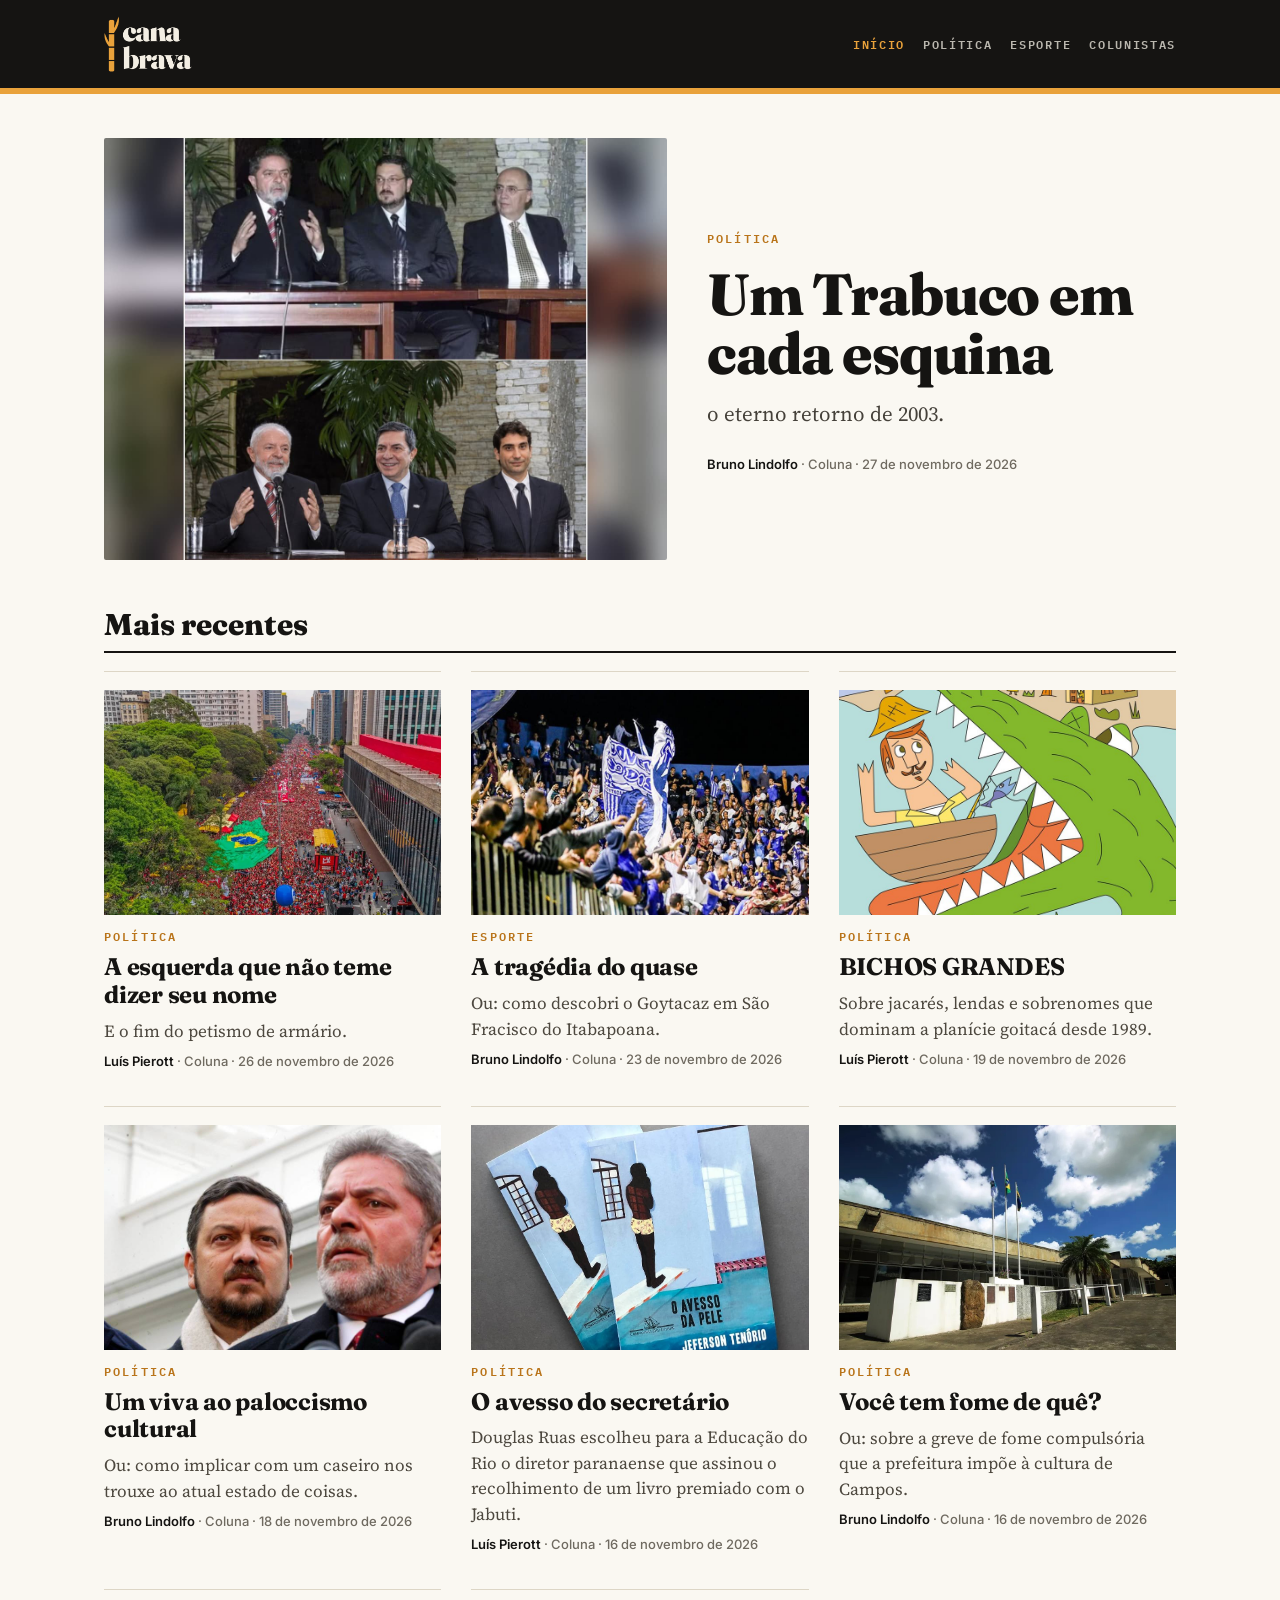
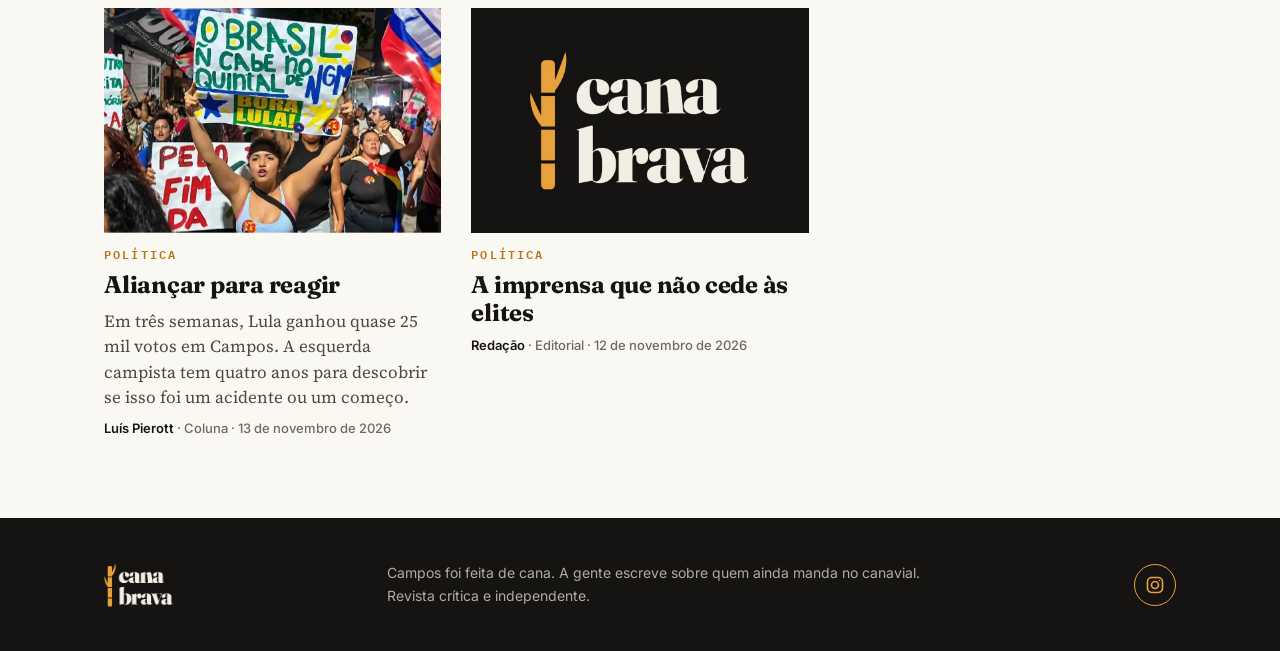
<file: index.html>
<!DOCTYPE html>
<html lang="pt-BR">
<head>
<meta charset="utf-8">
<meta name="viewport" content="width=device-width, initial-scale=1">
<title>Cana Brava — Notícias e política de Campos dos Goytacazes</title>
<meta name="description" content="Revista de notícias e política de Campos dos Goytacazes: a prefeitura de Campos, a Câmara, a cultura e quem manda na cidade. Jornalismo crítico e independente.">
<meta property="og:title" content="Cana Brava — Notícias e política de Campos dos Goytacazes">
<meta property="og:description" content="Revista de notícias e política de Campos dos Goytacazes: a prefeitura de Campos, a Câmara, a cultura e quem manda na cidade. Jornalismo crítico e independente.">
<meta property="og:image" content="https://raw.githubusercontent.com/luispierott1/revista-cana-brava/main/assets/og.png">
<meta property="og:image:type" content="image/png">
<meta property="og:image:width" content="1200">
<meta property="og:image:height" content="630">
<meta property="og:url" content="https://revistacanabrava.com.br/">
<meta name="twitter:card" content="summary_large_image">
<meta property="og:type" content="website">
<link rel="icon" href="assets/favicon.png">
<link rel="apple-touch-icon" href="assets/icon-180.png">
<link rel="icon" type="image/png" sizes="512x512" href="assets/icon-512.png">
<link rel="preconnect" href="https://fonts.googleapis.com">
<link href="https://fonts.googleapis.com/css2?family=Fraunces:ital,opsz,wght@0,9..144,400..900;1,9..144,400..900&family=Source+Serif+4:ital,opsz,wght@0,8..60,400..700;1,8..60,400..700&family=IBM+Plex+Mono:wght@500;600&family=Inter:wght@400;500;600&display=swap" rel="stylesheet">
<link rel="stylesheet" href="assets/style.css?v=4">
<!-- cb-seo-v1 -->
<link rel="canonical" href="https://revistacanabrava.com.br/">
<meta property="og:locale" content="pt_BR">
<meta property="og:site_name" content="Cana Brava">
<meta name="geo.region" content="BR-RJ">
<meta name="geo.placename" content="Campos dos Goytacazes">
<script type="application/ld+json">{"@context":"https://schema.org","@graph":[{"@type":"NewsMediaOrganization","@id":"https://revistacanabrava.com.br/#org","name":"Cana Brava","alternateName":"Revista Cana Brava","url":"https://revistacanabrava.com.br/","logo":"https://revistacanabrava.com.br/assets/icon-512.png","sameAs":["https://www.instagram.com/revistacanabrava/"],"description":"Revista de notícias e política de Campos dos Goytacazes: a prefeitura de Campos, a Câmara, a cultura e quem manda na cidade. Jornalismo crítico e independente.","areaServed":{"@type":"City","name":"Campos dos Goytacazes"}},{"@type":"WebSite","@id":"https://revistacanabrava.com.br/#site","name":"Cana Brava","url":"https://revistacanabrava.com.br/","inLanguage":"pt-BR","publisher":{"@id":"https://revistacanabrava.com.br/#org"}}]}</script>
<script data-goatcounter="https://revistacanabrava.goatcounter.com/count" async src="//gc.zgo.at/count.js"></script>
</head>
<body>
<header class="topo"><div class="wrap">
  <a class="marca" href="./"><img src="assets/logo-light.png" alt="Cana Brava"></a>
  <nav id="nav"><a href="./" class="on">Início</a><a href="colunistas/">Colunistas</a></nav>
</div></header>

<main class="wrap" id="main"><div class="vazio">Carregando…</div></main>

<footer class="rodape"><div class="wrap">
  <img src="assets/logo-light.png" alt="Cana Brava">
  <div>Campos foi feita de cana. A gente escreve sobre quem ainda manda no canavial.<br>Revista crítica e independente.</div>
  <a class="rodape-ig" href="https://www.instagram.com/revistacanabrava/" target="_blank" rel="noopener" aria-label="Instagram da Cana Brava" title="@revistacanabrava no Instagram" style="display:inline-flex;align-items:center;justify-content:center;width:42px;height:42px;border:1.5px solid currentColor;border-radius:50%;color:var(--cana);flex:none"><svg viewBox="0 0 24 24" width="20" height="20" fill="none" stroke="currentColor" stroke-width="2" stroke-linecap="round" stroke-linejoin="round" aria-hidden="true"><rect x="3" y="3" width="18" height="18" rx="5"/><circle cx="12" cy="12" r="4.2"/><circle cx="17.4" cy="6.6" r="1" fill="currentColor" stroke="none"/></svg></a>
</div></footer>

<script>
const esc=s=>String(s??'').replace(/[&<>"']/g,c=>({'&':'&amp;','<':'&lt;','>':'&gt;','"':'&quot;',"'":'&#39;'}[c]));
const dataBR=iso=>{try{return new Date(iso+'T12:00:00').toLocaleDateString('pt-BR',{day:'numeric',month:'long',year:'numeric'})}catch(e){return iso}};
const link=a=>'artigos/'+a.slug+'/';
const bg=a=>a.capa?` style="background-image:url('artigos/${esc(a.slug)}/${esc(a.capa)}')"`:'';
function rotulo(a){return `<span class="rotulo"><a href="?editoria=${encodeURIComponent(a.editoriaSlug)}">${esc(a.editoria)}</a></span>`}
function meta(a){return `<span class="meta"><b>${esc(a.autor)}</b> · ${esc(a.genero)} · ${dataBR(a.data)}</span>`}
function card(a){return `<a class="card" href="${link(a)}">${a.capa?`<div class="img"${bg(a)}></div>`:''}<span class="rotulo">${esc(a.editoria)}</span><h3>${esc(a.titulo)}</h3>${a.linhaFina?`<p>${esc(a.linhaFina)}</p>`:''}${meta(a)}</a>`}

fetch('data/artigos.json',{cache:'no-cache'}).then(r=>r.json()).then(lista=>{
  lista.sort((a,b)=>(b.data+b.publicadoEm).localeCompare(a.data+a.publicadoEm));
  const q=new URLSearchParams(location.search);
  const eds=[...new Map(lista.map(a=>[a.editoriaSlug,a.editoria])).entries()].slice(0,6);
  const sel=q.get('editoria');
  document.getElementById('nav').innerHTML=`<a href="./" class="${!(sel||q.get('autor'))?'on':''}">Início</a>`+eds.map(([s,n])=>`<a href="?editoria=${encodeURIComponent(s)}" class="${sel===s?'on':''}">${esc(n)}</a>`).join('')+'<a href="colunistas/">Colunistas</a>';
  const main=document.getElementById('main');
  let filtro=null,f=lista;
  if(q.get('autor')){f=lista.filter(a=>a.autorSlug===q.get('autor'));filtro=f[0]?{r:f[0].genero==='Coluna'?'Coluna':'Autor',t:f[0].autor}:null}
  else if(sel){f=lista.filter(a=>a.editoriaSlug===sel);filtro=f[0]?{r:'Editoria',t:f[0].editoria}:null}
  if(!lista.length){main.innerHTML='<div class="vazio">Os primeiros artigos chegam em breve.</div>';return}
  if(filtro){
    document.title=filtro.t+' — Cana Brava';
    main.innerHTML=`<div class="filtro-tit"><a class="voltar" href="./">← Início</a><div class="rotulo" style="margin-top:22px">${filtro.r}</div><h1>${esc(filtro.t)}</h1></div>
    <div class="secao-tit"><h2>${f.length} ${f.length===1?'texto':'textos'}</h2></div><div class="grade">${f.map(card).join('')}</div>`;
    return}
  if(q.get('autor')||sel){main.innerHTML='<div class="vazio">Nada encontrado. <a href="./">Voltar ao início</a></div>';return}
  const [d,...resto]=lista;
  main.innerHTML=`<a class="destaque${d.capa?'':' sem-img'}" href="${link(d)}">${d.capa?`<div class="img"${bg(d)}></div>`:''}<div><span class="rotulo">${esc(d.editoria)}</span><h1>${esc(d.titulo)}</h1>${d.linhaFina?`<p>${esc(d.linhaFina)}</p>`:''}${meta(d)}</div></a>`+
    (resto.length?`<div class="secao-tit"><h2>Mais recentes</h2></div><div class="grade">${resto.map(card).join('')}</div>`:'');
}).catch(()=>{document.getElementById('main').innerHTML='<div class="vazio">Não foi possível carregar os artigos.</div>'});
</script>
</body>
</html>
</file>
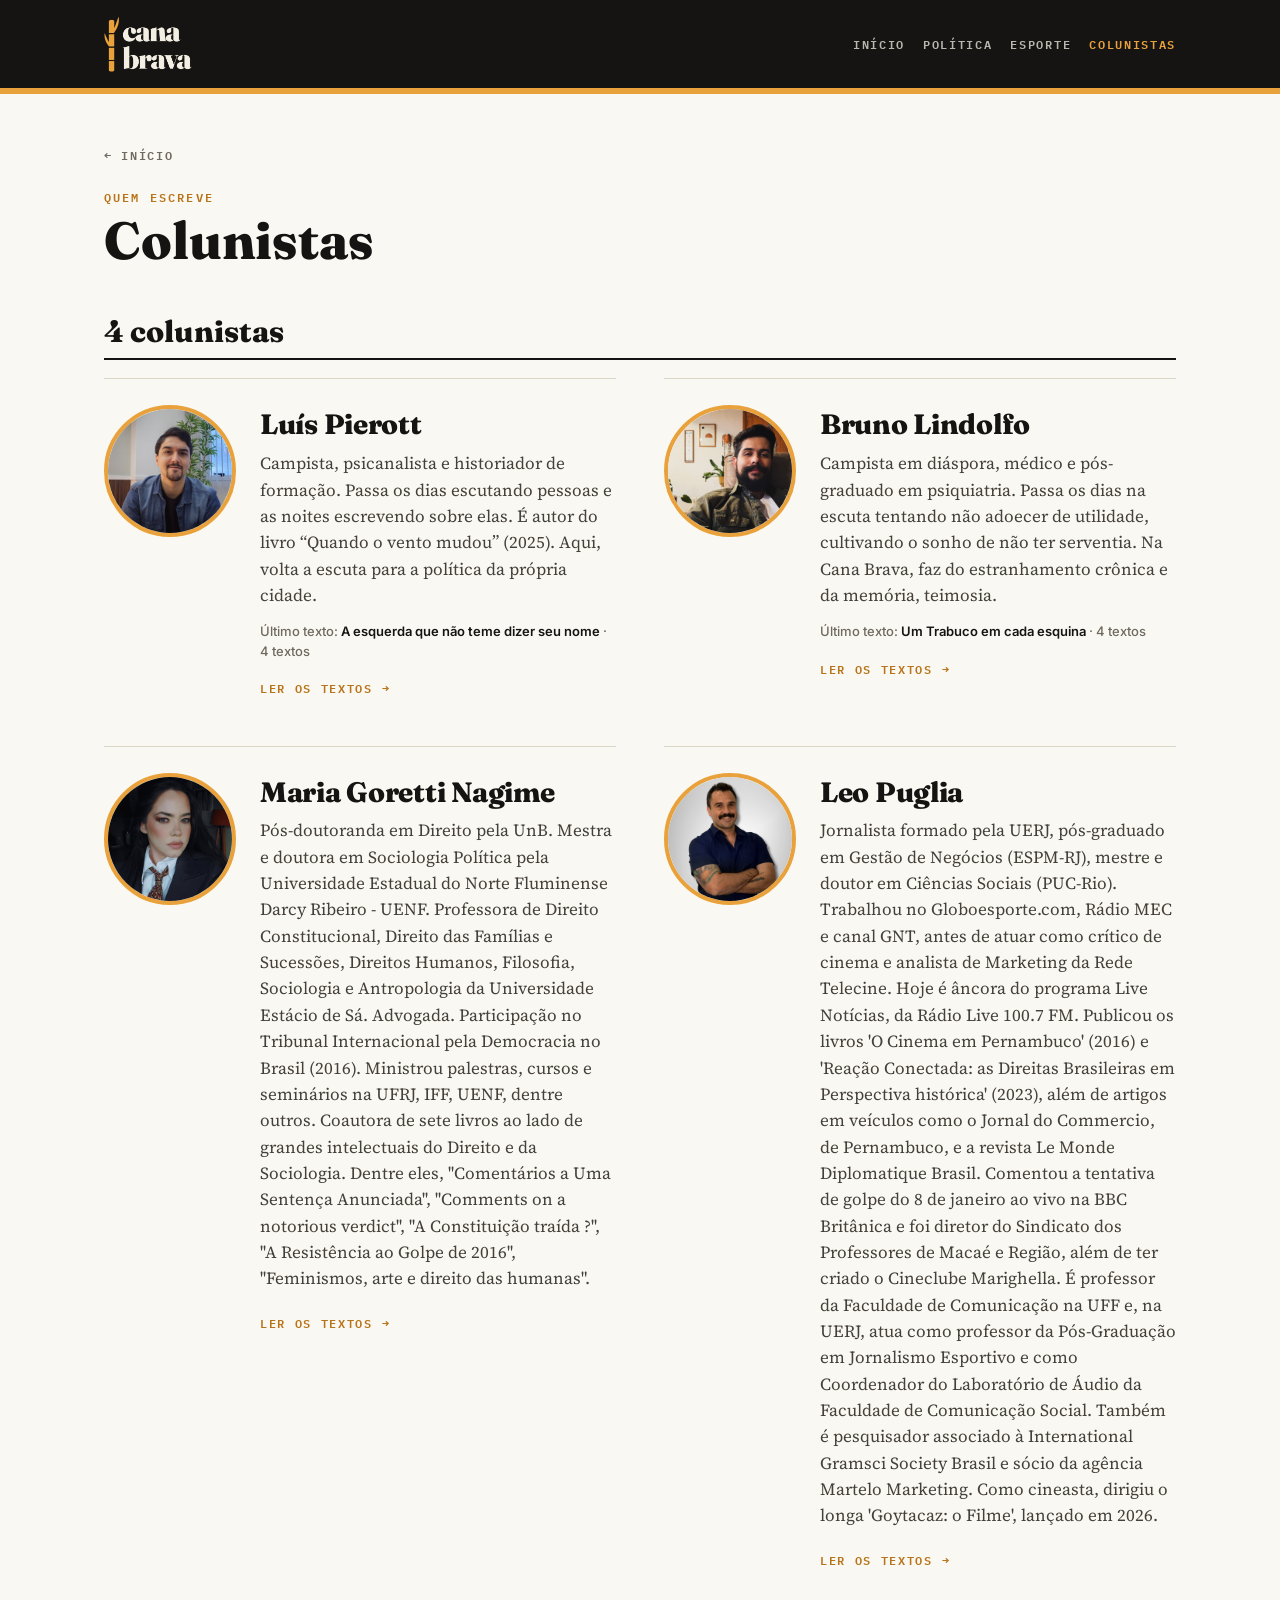
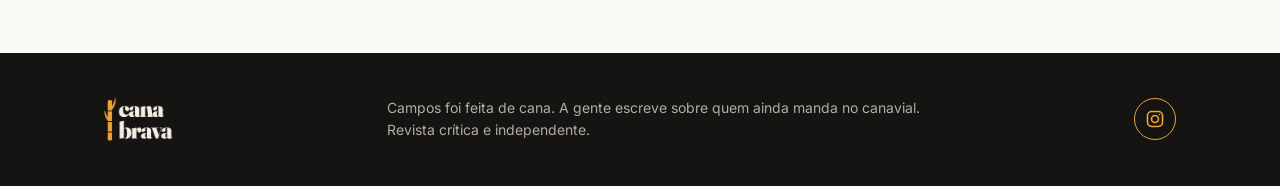
<file: colunistas/index.html>
<!DOCTYPE html>
<html lang="pt-BR">
<head>
<meta charset="utf-8">
<meta name="viewport" content="width=device-width, initial-scale=1">
<title>Colunistas — Cana Brava, revista de Campos dos Goytacazes</title>
<meta name="description" content="Quem escreve na Cana Brava: os colunistas da revista de Campos dos Goytacazes.">
<link rel="canonical" href="https://revistacanabrava.com.br/colunistas/">
<meta property="og:type" content="website">
<meta property="og:site_name" content="Cana Brava">
<meta property="og:title" content="Colunistas — Cana Brava">
<meta property="og:description" content="Quem escreve na Cana Brava: os colunistas da revista de Campos dos Goytacazes.">
<meta property="og:url" content="https://revistacanabrava.com.br/colunistas/">
<meta property="og:image" content="https://revistacanabrava.com.br/assets/og.png">
<link rel="icon" href="../assets/favicon.png">
<link rel="apple-touch-icon" href="../assets/icon-180.png">
<link rel="preconnect" href="https://fonts.googleapis.com">
<link href="https://fonts.googleapis.com/css2?family=Fraunces:ital,opsz,wght@0,9..144,400..900;1,9..144,400..900&family=Source+Serif+4:ital,opsz,wght@0,8..60,400..700;1,8..60,400..700&family=IBM+Plex+Mono:wght@500;600&family=Inter:wght@400;500;600&display=swap" rel="stylesheet">
<link rel="stylesheet" href="../assets/style.css">
<style>
.col-grade{display:grid;grid-template-columns:repeat(2,1fr);gap:44px 48px;margin-top:8px}
.colunista{display:grid;grid-template-columns:132px 1fr;gap:24px;align-items:start;border-top:1px solid var(--linha);padding-top:26px}
.colunista .foto{width:132px;height:132px;border-radius:50%;object-fit:cover;background:var(--tinta);border:4px solid var(--cana)}
.colunista .foto.vazia{display:flex;align-items:center;justify-content:center;color:var(--cana);font:800 46px var(--serif-tit)}
.colunista h2{font:800 28px/1.1 var(--serif-tit);letter-spacing:-.01em;margin:4px 0 10px}
.colunista h2 a{text-decoration:none}.colunista h2 a:hover{color:var(--cana-esc)}
.colunista .desc{font-size:17px;line-height:1.55;color:#45413a;margin:0 0 14px;white-space:pre-line}
.colunista .ult{font:500 13px/1.5 var(--sans);color:var(--mute);margin:0 0 10px}
.colunista .ult a{color:var(--tinta);font-weight:600;text-decoration:none}.colunista .ult a:hover{color:var(--cana-esc)}
.colunista .ver{font:600 12px var(--mono);letter-spacing:.14em;text-transform:uppercase;color:var(--cana-esc);text-decoration:none}
@media(max-width:860px){.col-grade{grid-template-columns:1fr}}
@media(max-width:480px){.colunista{grid-template-columns:92px 1fr;gap:16px}.colunista .foto{width:92px;height:92px}.colunista h2{font-size:24px}}
</style>
<script data-goatcounter="https://revistacanabrava.goatcounter.com/count" async src="//gc.zgo.at/count.js"></script>
</head>
<body>
<header class="topo"><div class="wrap">
  <a class="marca" href="../"><img src="../assets/logo-light.png" alt="Cana Brava"></a>
  <nav id="nav"><a href="../">Início</a><a href="./" class="on">Colunistas</a></nav>
</div></header>
<main class="wrap">
  <div class="filtro-tit"><a class="voltar" href="../">← Início</a><div class="rotulo" style="margin-top:22px">Quem escreve</div><h1>Colunistas</h1></div>
  <div class="secao-tit"><h2>4 colunistas</h2></div>
  <div class="col-grade">
  <article class="colunista" data-autor="luis-pierott">
    <img class="foto" src="luis-pierott-mwiom9je.jpg" alt="Luís Pierott" loading="lazy">
    <div>
      <h2><a href="../?autor=luis-pierott">Luís Pierott</a></h2>
      <p class="desc">Campista, psicanalista e historiador de formação. Passa os dias escutando pessoas e as noites escrevendo sobre elas. É autor do livro “Quando o vento mudou” (2025). Aqui, volta a escuta para a política da própria cidade.</p>
      <p class="ult"></p>
      <a class="ver" href="../?autor=luis-pierott">Ler os textos →</a>
    </div>
  </article>
  <article class="colunista" data-autor="bruno-lindolfo">
    <img class="foto" src="bruno-lindolfo-mwiom9je.jpg" alt="Bruno Lindolfo" loading="lazy">
    <div>
      <h2><a href="../?autor=bruno-lindolfo">Bruno Lindolfo</a></h2>
      <p class="desc">Campista em diáspora, médico e pós-graduado em psiquiatria. Passa os dias na escuta tentando não adoecer de utilidade, cultivando o sonho de não ter serventia. Na Cana Brava, faz do estranhamento crônica e da memória, teimosia.</p>
      <p class="ult"></p>
      <a class="ver" href="../?autor=bruno-lindolfo">Ler os textos →</a>
    </div>
  </article>
  <article class="colunista" data-autor="maria-goretti-nagime">
    <img class="foto" src="maria-goretti-mwjfzyls.jpg" alt="Maria Goretti Nagime" loading="lazy">
    <div>
      <h2><a href="../?autor=maria-goretti-nagime">Maria Goretti Nagime</a></h2>
      <p class="desc">Pós-doutoranda em Direito pela UnB. Mestra e doutora em Sociologia Política pela Universidade Estadual do Norte Fluminense Darcy Ribeiro - UENF. Professora de Direito Constitucional, Direito das Famílias e Sucessões, Direitos Humanos, Filosofia, Sociologia e Antropologia da Universidade Estácio de Sá. Advogada. Participação no Tribunal Internacional pela Democracia no Brasil (2016). Ministrou palestras, cursos e seminários na UFRJ, IFF, UENF, dentre outros. Coautora de sete livros ao lado de grandes intelectuais do Direito e da Sociologia. Dentre eles, &#39;&#39;Comentários a Uma Sentença Anunciada&#39;&#39;, &#39;&#39;Comments on a notorious verdict&#39;&#39;, &#39;&#39;A Constituição traída ?&#39;&#39;, &#39;&#39;A Resistência ao Golpe de 2016&#39;&#39;, &#39;&#39;Feminismos, arte e direito das humanas&quot;.</p>
      <p class="ult"></p>
      <a class="ver" href="../?autor=maria-goretti-nagime">Ler os textos →</a>
    </div>
  </article>
  <article class="colunista" data-autor="leo-puglia">
    <img class="foto" src="leo-puglia-mwxj34o7.jpg" alt="Leo Puglia" loading="lazy">
    <div>
      <h2><a href="../?autor=leo-puglia">Leo Puglia</a></h2>
      <p class="desc">Jornalista formado pela UERJ, pós-graduado em Gestão de Negócios (ESPM-RJ), mestre e doutor em Ciências Sociais (PUC-Rio). Trabalhou no Globoesporte.com, Rádio MEC e canal GNT, antes de atuar como crítico de cinema e analista de Marketing da Rede Telecine. Hoje é âncora do programa Live Notícias, da Rádio Live 100.7 FM. Publicou os livros &#39;O Cinema em Pernambuco&#39; (2016) e &#39;Reação Conectada: as Direitas Brasileiras em Perspectiva histórica&#39; (2023), além de artigos em veículos como o Jornal do Commercio, de Pernambuco, e a revista Le Monde Diplomatique Brasil. Comentou a tentativa de golpe do 8 de janeiro ao vivo na BBC Britânica e foi diretor do Sindicato dos Professores de Macaé e Região, além de ter criado o Cineclube Marighella. É professor da Faculdade de Comunicação na UFF e, na UERJ, atua como professor da Pós-Graduação em Jornalismo Esportivo e como Coordenador do Laboratório de Áudio da Faculdade de Comunicação Social. Também é pesquisador associado à International Gramsci Society Brasil e sócio da agência Martelo Marketing. Como cineasta, dirigiu o longa &#39;Goytacaz: o Filme&#39;, lançado em 2026.</p>
      <p class="ult"></p>
      <a class="ver" href="../?autor=leo-puglia">Ler os textos →</a>
    </div>
  </article>
  </div>
</main>
<footer class="rodape"><div class="wrap">
  <img src="../assets/logo-light.png" alt="Cana Brava">
  <div>Campos foi feita de cana. A gente escreve sobre quem ainda manda no canavial.<br>Revista crítica e independente.</div>
  <a class="rodape-ig" href="https://www.instagram.com/revistacanabrava/" target="_blank" rel="noopener" aria-label="Instagram da Cana Brava" title="@revistacanabrava no Instagram" style="display:inline-flex;align-items:center;justify-content:center;width:42px;height:42px;border:1.5px solid currentColor;border-radius:50%;color:var(--cana);flex:none"><svg viewBox="0 0 24 24" width="20" height="20" fill="none" stroke="currentColor" stroke-width="2" stroke-linecap="round" stroke-linejoin="round" aria-hidden="true"><rect x="3" y="3" width="18" height="18" rx="5"/><circle cx="12" cy="12" r="4.2"/><circle cx="17.4" cy="6.6" r="1" fill="currentColor" stroke="none"/></svg></a>
</div></footer>
<script>
(function(){
var esc=function(s){return String(s==null?'':s).replace(/[&<>"']/g,function(c){return{'&':'&amp;','<':'&lt;','>':'&gt;','"':'&quot;',"'":'&#39;'}[c]})};
fetch('../data/artigos.json',{cache:'no-cache'}).then(function(r){return r.json()}).then(function(l){
  l.sort(function(a,b){return (b.data+b.publicadoEm).localeCompare(a.data+a.publicadoEm)});
  var vistos={},eds=[];l.forEach(function(x){if(x.editoriaSlug&&!vistos[x.editoriaSlug]){vistos[x.editoriaSlug]=1;eds.push(x)}});
  document.getElementById('nav').innerHTML='<a href="../">Início</a>'+eds.slice(0,6).map(function(x){return '<a href="../?editoria='+encodeURIComponent(x.editoriaSlug)+'">'+esc(x.editoria)+'</a>'}).join('')+'<a href="./" class="on">Colunistas</a>';
  [].forEach.call(document.querySelectorAll('.colunista'),function(el){
    var m=l.filter(function(x){return x.autorSlug===el.getAttribute('data-autor')});
    if(!m.length)return;
    el.querySelector('.ult').innerHTML='Último texto: <a href="../artigos/'+encodeURIComponent(m[0].slug)+'/">'+esc(m[0].titulo)+'</a>'+(m.length>1?' · '+m.length+' textos':'');
  });
}).catch(function(){});
})();
</script>
</body>
</html>
</file>
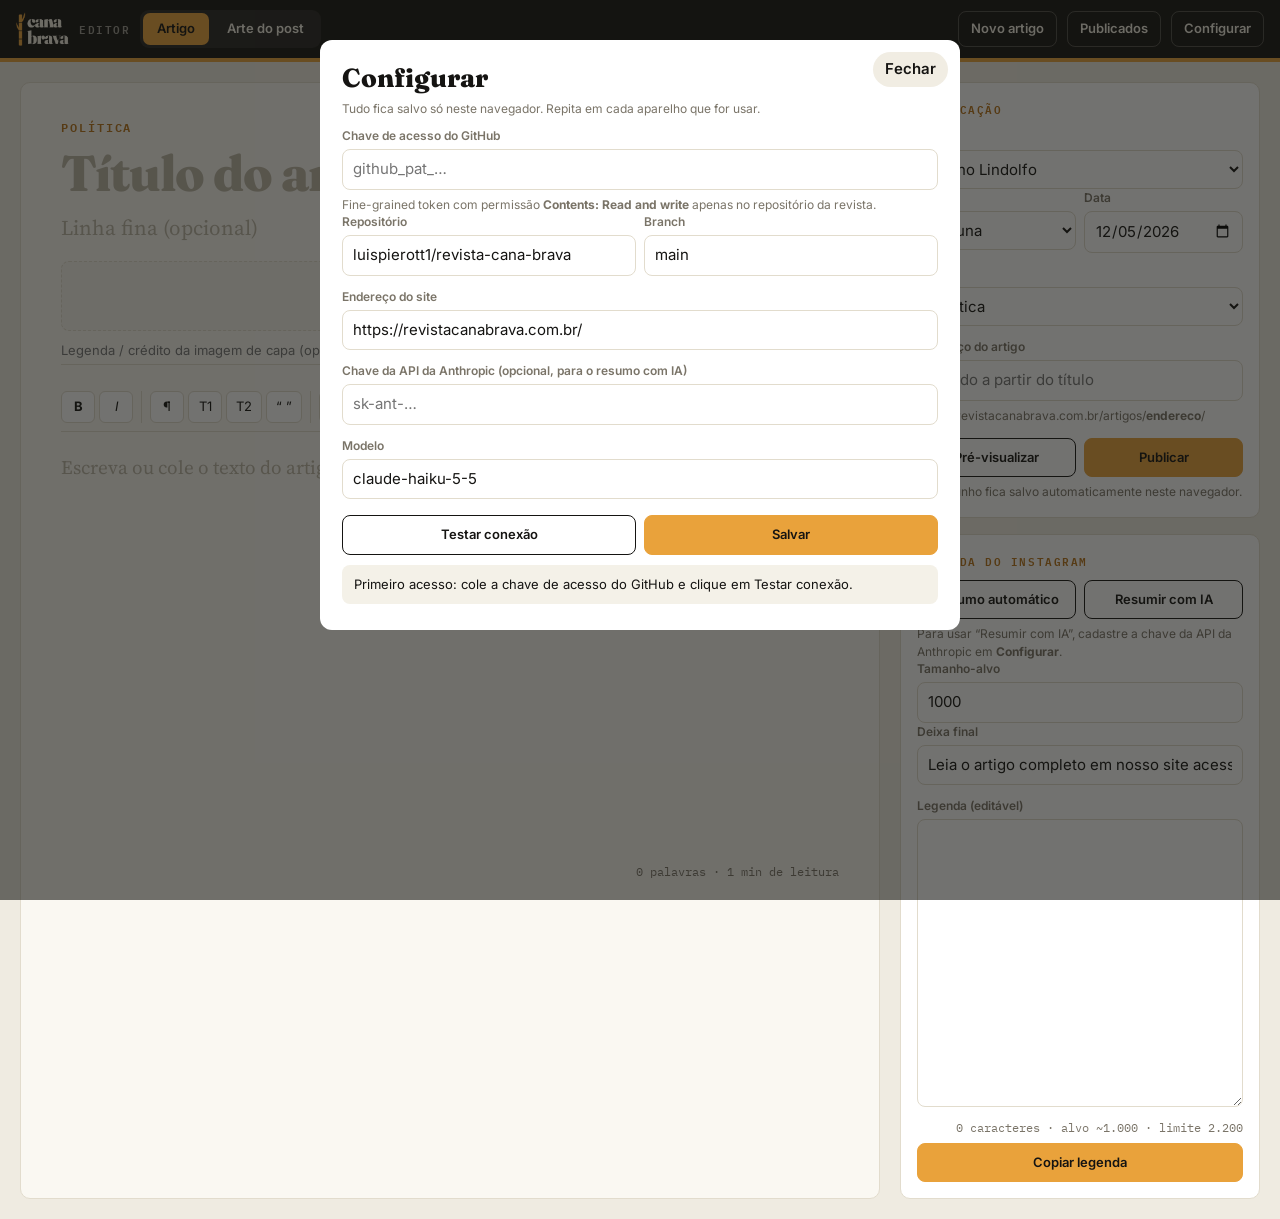
<file: editor/index.html>
<!DOCTYPE html>
<html lang="pt-BR">
<head>
<meta charset="utf-8">
<meta name="viewport" content="width=device-width, initial-scale=1">
<meta name="robots" content="noindex,nofollow">
<title>Editor — Cana Brava</title>
<link rel="icon" href="../assets/favicon.png">
<link rel="apple-touch-icon" href="../assets/icon-180.png">
<link rel="preconnect" href="https://fonts.googleapis.com">
<link href="https://fonts.googleapis.com/css2?family=Fraunces:ital,opsz,wght@0,9..144,400..900;1,9..144,400..900&family=Source+Serif+4:ital,opsz,wght@0,8..60,400..700;1,8..60,400..700&family=IBM+Plex+Mono:wght@500;600&family=Inter:wght@400;500;600;700&display=swap" rel="stylesheet">
<style>
:root{--tinta:#151412;--creme:#F2EEE3;--papel:#FAF8F2;--cana:#E9A23B;--cana-esc:#B9741A;--mute:#7a7468;--linha:#e2dccd;--ok:#2f7d4a;--erro:#b3372f}
*{box-sizing:border-box}
body{margin:0;background:#efebe1;color:var(--tinta);font:15px/1.5 Inter,system-ui,sans-serif}
button,input,select,textarea{font:inherit;color:inherit}
.barra{position:sticky;top:0;z-index:5;background:var(--tinta);color:var(--creme);display:flex;align-items:center;gap:10px;padding:10px 16px;flex-wrap:wrap;border-bottom:4px solid var(--cana)}
.barra img{height:34px}
.abas{display:flex;gap:4px;background:rgba(242,238,227,.08);border-radius:9px;padding:3px;margin-right:auto}
.barra .abas button.aba{border:0;border-radius:7px;padding:6px 14px}
.barra .abas button.aba.on{background:var(--cana);color:var(--tinta)}
#frArte{display:block;width:100%;height:calc(100vh - 58px);border:0;background:#0e0d0c}
.barra .tit{font:600 11px 'IBM Plex Mono',monospace;letter-spacing:.14em;text-transform:uppercase;color:rgba(242,238,227,.6)}
.barra button{background:transparent;border:1px solid rgba(242,238,227,.25);color:var(--creme);border-radius:8px;padding:7px 12px;cursor:pointer;font-weight:600;font-size:13px}
.barra button:hover{border-color:var(--cana);color:var(--cana)}
.app{display:grid;grid-template-columns:minmax(0,1fr) 360px;gap:20px;max-width:1280px;margin:0 auto;padding:20px}
@media(max-width:980px){.app{grid-template-columns:1fr}}
.folha{background:var(--papel);border:1px solid var(--linha);border-radius:10px;padding:34px 40px 50px;min-width:0}
@media(max-width:600px){.folha{padding:22px 18px 40px}.app{padding:12px}}
.lateral{display:flex;flex-direction:column;gap:16px}
.box{background:#fff;border:1px solid var(--linha);border-radius:10px;padding:16px}
.box h3{margin:0 0 10px;font:600 11px 'IBM Plex Mono',monospace;letter-spacing:.14em;text-transform:uppercase;color:var(--cana-esc)}
label{display:block;font-size:12px;font-weight:600;color:var(--mute);margin:12px 0 4px}
label:first-of-type{margin-top:0}
input[type=text],input[type=date],input[type=password],select,textarea{width:100%;border:1px solid var(--linha);background:#fff;border-radius:8px;padding:8px 10px;outline:none}
input:focus,select:focus,textarea:focus{border-color:var(--cana)}
.hint{font-size:12px;color:var(--mute);margin-top:6px;line-height:1.45}
.row{display:flex;gap:8px}.row>*{flex:1;min-width:0}
.btn{display:inline-flex;justify-content:center;align-items:center;gap:6px;border:1px solid var(--tinta);background:#fff;border-radius:8px;padding:9px 12px;font-weight:600;font-size:13px;cursor:pointer;width:100%}
.btn:hover{background:var(--tinta);color:var(--creme)}
.btn.prim{background:var(--cana);border-color:var(--cana);color:var(--tinta)}
.btn.prim:hover{background:var(--cana-esc);border-color:var(--cana-esc)}
.btn.perigo{border-color:var(--erro);color:var(--erro)}
.btn.perigo:hover{background:var(--erro);color:#fff}
.btn:disabled{opacity:.5;cursor:wait}
.f-rot{font:600 12px 'IBM Plex Mono',monospace;letter-spacing:.16em;text-transform:uppercase;color:var(--cana-esc);margin-bottom:10px}
.f-tit,.f-fina{width:100%;border:0;background:transparent;outline:none;resize:none;overflow:hidden;padding:0;display:block}
.f-tit{font:800 clamp(30px,4.5vw,50px)/1.05 Fraunces,serif;letter-spacing:-.02em;margin-bottom:12px}
.f-fina{font:400 21px/1.45 'Source Serif 4',serif;color:#4a453c;margin-bottom:18px}
.f-tit::placeholder,.f-fina::placeholder{color:#bdb6a6}
.capa{border:1.5px dashed var(--linha);border-radius:8px;margin:8px 0 6px;min-height:70px;display:flex;align-items:center;justify-content:center;gap:10px;color:var(--mute);font-size:13px;position:relative;overflow:hidden;background:#f6f3eb center/cover no-repeat}
.capa.tem{min-height:260px;border-style:solid}
.capa.tem span{display:none}
.capa input{position:absolute;inset:0;opacity:0;cursor:pointer}
.capa .rm{position:absolute;top:8px;right:8px;z-index:2;display:none;background:var(--tinta);color:#fff;border:0;border-radius:999px;padding:4px 10px;font-size:12px;cursor:pointer}
.capa.tem .rm{display:block}
.legcapa{border:0;border-bottom:1px solid var(--linha);background:transparent;width:100%;font-size:13px;color:var(--mute);padding:4px 0;outline:none;margin-bottom:18px}
.tools{position:sticky;top:58px;z-index:4;display:flex;flex-wrap:wrap;gap:4px;background:var(--papel);padding:8px 0;border-bottom:1px solid var(--linha);margin-bottom:6px}
.tools button{border:1px solid var(--linha);background:#fff;border-radius:6px;min-width:34px;height:32px;padding:0 9px;cursor:pointer;font-size:13px}
.tools button:hover{border-color:var(--cana)}
.tools .sep{width:1px;background:var(--linha);margin:0 4px}
#corpo{min-height:420px;outline:none;font:400 19px/1.65 'Source Serif 4',serif;padding:14px 0}
#corpo:empty::before{content:"Escreva ou cole o texto do artigo aqui…";color:#bdb6a6}
#corpo p{margin:0 0 1em}
#corpo h2{font:800 28px/1.15 Fraunces,serif;margin:1.4em 0 .5em}
#corpo h3{font:700 22px/1.2 Fraunces,serif;margin:1.2em 0 .4em}
#corpo blockquote{margin:1.2em 0;padding-left:20px;border-left:4px solid var(--cana);font:italic 500 23px/1.4 Fraunces,serif}
#corpo a{color:var(--cana-esc)}
#corpo figure{margin:1.4em 0}
#corpo figcaption{font:13px Inter,sans-serif;color:var(--mute);margin-top:6px}
#corpo img{max-width:100%;display:block}
#corpo hr{border:0;border-top:2px dotted var(--cana);margin:2em 30%}
.contador{font:12px 'IBM Plex Mono',monospace;color:var(--mute);text-align:right;margin-top:6px}
.contador.alerta{color:var(--erro)}
.status{font-size:13px;padding:10px 12px;border-radius:8px;background:#f4f1e8;margin-top:10px;display:none;line-height:1.45;word-break:break-word}
.status.on{display:block}
.status.ok{background:#e7f3ea;color:var(--ok)}
.status.erro{background:#f8e6e4;color:var(--erro)}
.status a{color:inherit;font-weight:700}
.tag-edit{display:inline-block;font:600 11px 'IBM Plex Mono',monospace;letter-spacing:.1em;text-transform:uppercase;background:var(--cana);color:var(--tinta);padding:3px 8px;border-radius:4px;margin-bottom:12px}
.modal{position:fixed;inset:0;z-index:20;background:rgba(21,20,18,.6);display:none;align-items:flex-start;justify-content:center;padding:40px 16px;overflow:auto}
.modal.on{display:flex}
.modal .card{background:#fff;border-radius:12px;width:100%;max-width:640px;padding:22px 22px 26px;position:relative}
.modal.larga .card{max-width:1000px;padding:0;overflow:hidden}
.modal h2{font:800 26px Fraunces,serif;margin:0 0 6px}
.modal .fechar{position:absolute;top:12px;right:12px;width:auto;border:0;background:#f1ede3;border-radius:999px;padding:6px 12px;cursor:pointer;font-weight:600;z-index:2}
.lista-art{margin-top:14px}
.lista-art .item{display:flex;gap:10px;align-items:center;padding:12px 0;border-top:1px solid var(--linha)}
.lista-art .item div{flex:1;min-width:0}
.lista-art .item b{display:block;font:700 17px/1.25 Fraunces,serif}
.lista-art .item small{color:var(--mute)}
.lista-art .item button{width:auto;flex:none}
iframe.prev{width:100%;height:80vh;border:0;display:block}
#toast{position:fixed;left:50%;bottom:22px;transform:translateX(-50%);background:var(--tinta);color:var(--creme);padding:10px 16px;border-radius:999px;font-weight:600;font-size:13px;opacity:0;transition:.25s;pointer-events:none;z-index:30}
#toast.on{opacity:1}
</style>
</head>
<body>
<div class="barra">
  <img src="[data-uri]" alt="Cana Brava">
  <span class="tit">Editor</span>
  <div class="abas"><button class="aba on" data-aba="artigo">Artigo</button><button class="aba" data-aba="arte">Arte do post</button></div>
  <button id="bNovo">Novo artigo</button>
  <button id="bLista">Publicados</button>
  <button id="bConfig">Configurar</button>
</div>

<div class="app" id="abaArtigo">
  <section class="folha">
    <div id="modoEdit" class="tag-edit" style="display:none">Editando artigo publicado</div>
    <div class="f-rot" id="fRot">Editoria</div>
    <textarea class="f-tit" id="fTit" rows="1" placeholder="Título do artigo"></textarea>
    <textarea class="f-fina" id="fFina" rows="1" placeholder="Linha fina (opcional)"></textarea>
    <div class="capa" id="capa"><span>＋ Imagem de capa (opcional)</span><input type="file" id="fCapa" accept="image/*"><button class="rm" id="bCapaRm" type="button">Remover</button></div>
    <input class="legcapa" id="fCapaLeg" placeholder="Legenda / crédito da imagem de capa (opcional)">
    <div class="tools" id="tools">
      <button data-c="bold" title="Negrito"><b>B</b></button>
      <button data-c="italic" title="Itálico"><i>I</i></button>
      <span class="sep"></span>
      <button data-b="p" title="Parágrafo">¶</button>
      <button data-b="h2" title="Intertítulo">T1</button>
      <button data-b="h3" title="Subintertítulo">T2</button>
      <button data-b="blockquote" title="Citação em destaque">“ ”</button>
      <span class="sep"></span>
      <button data-c="insertUnorderedList" title="Lista">• Lista</button>
      <button data-c="insertOrderedList" title="Lista numerada">1. Lista</button>
      <button id="tLink" title="Link">Link</button>
      <button id="tImg" title="Imagem">Imagem</button>
      <button id="tHr" title="Separador">• • •</button>
      <input type="file" id="fImgCorpo" accept="image/*" hidden>
    </div>
    <div id="corpo" contenteditable="true"></div>
    <div class="contador" id="cCorpo">0 palavras</div>
  </section>

  <aside class="lateral">
    <div class="box">
      <h3>Publicação</h3>
      <label for="sAutor">Autor</label>
      <select id="sAutor"></select>
      <input type="text" id="iAutorNovo" placeholder="Nome do novo autor" style="display:none;margin-top:6px">
      <div class="row">
        <div><label for="sGenero">Gênero</label><select id="sGenero"></select></div>
        <div><label for="iData">Data</label><input type="date" id="iData"></div>
      </div>
      <input type="text" id="iGeneroNovo" placeholder="Digite o gênero" style="display:none;margin-top:6px">
      <label for="sEditoria">Editoria</label>
      <select id="sEditoria"></select>
      <input type="text" id="iEditoriaNova" placeholder="Nome da nova editoria" style="display:none;margin-top:6px">
      <label for="iSlug">Endereço do artigo</label>
      <input type="text" id="iSlug" placeholder="gerado a partir do título">
      <div class="hint" id="hSlug">…/artigos/<b>endereco</b>/</div>
      <div class="row" style="margin-top:14px">
        <button class="btn" id="bPrev">Pré-visualizar</button>
        <button class="btn prim" id="bPub">Publicar</button>
      </div>
      <button class="btn perigo" id="bDespub" style="display:none;margin-top:8px">Despublicar</button>
      <div class="status" id="stPub"></div>
      <div class="hint">O rascunho fica salvo automaticamente neste navegador.</div>
    </div>

    <div class="box">
      <h3>Legenda do Instagram</h3>
      <div class="row">
        <button class="btn" id="bResAuto">Resumo automático</button>
        <button class="btn" id="bResIA">Resumir com IA</button>
      </div>
      <div class="hint" id="hIA"></div>
      <div class="row">
        <div><label for="iAlvo">Tamanho-alvo</label><input type="text" id="iAlvo" value="1000" inputmode="numeric"></div>
      </div>
      <label for="iDeixa">Deixa final</label>
      <input type="text" id="iDeixa" value="Leia o artigo completo em nosso site acessando o link da bio.">
      <label for="iLegenda">Legenda (editável)</label>
      <textarea id="iLegenda" rows="12"></textarea>
      <div class="contador" id="cLeg">0</div>
      <button class="btn prim" id="bCopiar" style="margin-top:8px">Copiar legenda</button>
    </div>
  </aside>
</div>

<div id="abaArte" style="display:none"><iframe id="frArte" title="Arte do post"></iframe></div>
<template id="tplArte"><!DOCTYPE html>
<html lang="pt-BR">
<head>
<meta charset="utf-8">
<meta name="viewport" content="width=device-width, initial-scale=1">
<title>Cana Brava — Editor de Chamada</title>
<link rel="preconnect" href="https://fonts.googleapis.com">
<link href="https://fonts.googleapis.com/css2?family=Fraunces:ital,opsz,wght@0,9..144,400..900;1,9..144,400..900&family=IBM+Plex+Mono:wght@400;600&family=Inter:wght@400;500;600;700&display=swap" rel="stylesheet">
<script src="https://cdnjs.cloudflare.com/ajax/libs/html2canvas/1.4.1/html2canvas.min.js"></script>
<style>
:root{--ui-bg:#0e0d0c;--ui-panel:#1b1a18;--ui-line:#2c2a27;--ui-text:#ece7db;--ui-mute:#8f897d;--cana:#E9A23B;--creme:#F2EEE3;--tinta:#151412}
*{box-sizing:border-box}
html,body{margin:0;background:var(--ui-bg);color:var(--ui-text);font-family:Inter,system-ui,sans-serif}
.app{display:grid;grid-template-columns:380px 1fr;min-height:100vh}
@media(max-width:860px){.app{grid-template-columns:1fr}.panel{order:2;max-height:none!important;position:static!important}}
.panel{background:var(--ui-panel);border-right:1px solid var(--ui-line);padding:20px 18px 40px;overflow:auto;max-height:100vh;position:sticky;top:0}
.brand{display:flex;align-items:center;gap:10px;margin-bottom:18px}
.brand img{height:34px}
.brand span{font:600 11px/1.2 'IBM Plex Mono',monospace;letter-spacing:.12em;text-transform:uppercase;color:var(--ui-mute)}
h3{font:600 10.5px 'IBM Plex Mono',monospace;letter-spacing:.14em;text-transform:uppercase;color:var(--cana);margin:22px 0 10px;padding-top:14px;border-top:1px solid var(--ui-line)}
h3:first-of-type{border-top:0;padding-top:0;margin-top:4px}
label{display:block;font-size:12px;color:var(--ui-mute);margin:10px 0 5px}
input[type=text],textarea,select{width:100%;background:#121110;border:1px solid var(--ui-line);color:var(--ui-text);border-radius:8px;padding:9px 10px;font:14px/1.4 Inter,sans-serif;outline:none}
input[type=text]:focus,textarea:focus{border-color:var(--cana)}
textarea{resize:vertical}
.hint{font-size:11px;color:var(--ui-mute);margin-top:5px;line-height:1.45}
.hint code{color:var(--cana);font-family:'IBM Plex Mono',monospace}
.seg{display:flex;gap:4px;background:#121110;border:1px solid var(--ui-line);border-radius:9px;padding:3px}
.seg button{flex:1;background:none;border:0;color:var(--ui-mute);font:500 12px Inter;padding:7px 4px;border-radius:6px;cursor:pointer}
.seg button.on{background:var(--cana);color:var(--tinta);font-weight:700}
.row{display:flex;gap:8px}.row>*{flex:1}
input[type=range]{width:100%;accent-color:var(--cana)}
.check{display:flex;align-items:center;gap:8px;font-size:13px;color:var(--ui-text);margin-top:10px;cursor:pointer}
.check input{accent-color:var(--cana);width:16px;height:16px}
.btn{display:inline-flex;align-items:center;justify-content:center;gap:6px;background:#121110;border:1px solid var(--ui-line);color:var(--ui-text);font:600 13px Inter;padding:10px 14px;border-radius:8px;cursor:pointer;width:100%}
.btn:hover{border-color:var(--cana)}
.btn.primary{background:var(--cana);color:var(--tinta);border-color:var(--cana)}
.btn.small{width:auto;padding:7px 10px;font-size:12px}
.file{position:relative;overflow:hidden}
.file input{position:absolute;inset:0;opacity:0;cursor:pointer}
.stagewrap{display:flex;flex-direction:column;align-items:center;justify-content:flex-start;padding:28px 16px 40px;gap:14px}
.toolbar{display:flex;gap:8px;flex-wrap:wrap;justify-content:center}
.toolbar .btn{width:auto}
#scaler{position:relative;box-shadow:0 30px 80px rgba(0,0,0,.55);border-radius:4px;overflow:hidden}
#scaleInner{transform-origin:top left}
.count{font:12px 'IBM Plex Mono',monospace;color:var(--ui-mute);text-align:right;margin-top:4px}
.count.warn{color:#e66}
#toast{position:fixed;left:50%;bottom:24px;transform:translateX(-50%) translateY(20px);background:var(--cana);color:var(--tinta);font:600 13px Inter;padding:10px 16px;border-radius:999px;opacity:0;transition:.25s;pointer-events:none;z-index:9}
#toast.show{opacity:1;transform:translateX(-50%)}
#out{display:none;max-width:420px;text-align:center}
#out img{width:100%;border-radius:6px;margin-top:8px}
#out p{font-size:12px;color:var(--ui-mute)}

/* ===== ARTE ===== */
#post{position:relative;width:1080px;height:1350px;overflow:hidden;--bg:var(--tinta);--fg:var(--creme);--ac:var(--cana);--mute:rgba(242,238,227,.55);background:var(--bg);color:var(--fg);font-family:Fraunces,serif}
#post.t-claro{--bg:var(--creme);--fg:var(--tinta);--ac:#C9811F;--mute:rgba(21,20,18,.55)}
#post.t-cana{--bg:var(--cana);--fg:var(--tinta);--ac:var(--creme);--mute:rgba(21,20,18,.6)}
#post .photo{position:absolute;inset:0;background-size:cover;background-position:center;display:none}
#post.has-photo .photo{display:block}
#post .shade{position:absolute;inset:0;display:none;background:linear-gradient(180deg,rgba(21,20,18,var(--o1)) 0%,rgba(21,20,18,var(--o2)) 45%,rgba(21,20,18,.96) 100%)}
#post.has-photo .shade{display:block}
#post.has-photo{--fg:var(--creme);--ac:var(--cana);--mute:rgba(242,238,227,.7)}
#post .stalk{position:absolute;left:0;top:0;bottom:0;width:22px;display:flex;flex-direction:column;gap:12px;overflow:hidden}
#post .stalk i{display:block;flex:0 0 214px;height:214px;width:22px;background:var(--ac)}
#post.has-photo .stalk i{background:var(--cana)}
#post.no-stalk .stalk{display:none}
#post .inner{position:absolute;inset:0;padding:78px 84px 74px 104px;display:flex;flex-direction:column}
#post.no-stalk .inner{padding-left:84px}
#post .top{display:flex;justify-content:space-between;align-items:flex-start}
#post .logo{height:118px;display:block}
#post.t-claro:not(.has-photo) .logo.l,#post.t-cana:not(.has-photo) .logo.l{display:none}
#post .logo.d{display:none}
#post.t-claro:not(.has-photo) .logo.d{display:block}
#post.t-cana:not(.has-photo) .logo.d{display:block;filter:brightness(0) opacity(.92)}
#post .meta{font:600 22px/1.5 'IBM Plex Mono',monospace;letter-spacing:.12em;text-transform:uppercase;color:var(--mute);text-align:right;padding-top:14px}
#post .meta b{color:var(--fg);font-weight:600}
#post .body{flex:1;min-height:0;overflow:hidden;display:flex;flex-direction:column;justify-content:flex-end;padding:110px 0 10px}
#post.v-center .body{justify-content:center}
#post.v-top .body{justify-content:flex-start;padding-top:90px}
#post .stack{display:flex;flex-direction:column}
#post .tag{align-self:flex-start;font:600 24px 'IBM Plex Mono',monospace;letter-spacing:.2em;text-transform:uppercase;color:var(--ac);display:flex;align-items:center;gap:16px;margin-bottom:34px}
#post .tag::before{content:"";width:46px;height:5px;background:var(--ac)}
#post .tag:empty{display:none}
#post h1{margin:0;font-weight:800;font-variation-settings:"opsz" 144;letter-spacing:-.025em;line-height:.98;font-size:var(--hs);color:var(--fg);text-wrap:balance;overflow-wrap:break-word}
#post h1 em{font-style:italic;font-weight:700;color:var(--ac)}
#post .dek{margin-top:34px;font:400 34px/1.3 Fraunces,serif;font-variation-settings:"opsz" 24;color:var(--mute);max-width:860px}
#post .dek:empty{display:none}
#post .byline{margin-top:30px;display:flex;align-items:baseline;gap:12px;font:700 36px/1.2 Fraunces,serif;font-variation-settings:"opsz" 48;color:var(--fg)}
#post .byline .por{font:italic 400 32px Fraunces,serif;color:var(--mute)}
#post .byline.empty{display:none}
#post .foot{display:flex;justify-content:space-between;align-items:flex-end;border-top:2px solid var(--mute);padding-top:26px;margin-top:46px;font:600 22px 'IBM Plex Mono',monospace;letter-spacing:.12em;text-transform:uppercase}
#post .foot .cta{color:var(--ac)}
#post .foot .by{color:var(--mute);text-transform:none;letter-spacing:.04em;font-weight:400}
#post.f-story .inner{padding-top:250px;padding-bottom:300px}
#post.f-story h1{line-height:1}
</style>
</head>
<body>
<div class="app">
<aside class="panel">
  <div class="brand"><img src="[data-uri]" alt=""><span>Editor de<br>chamada</span></div>

  <h3>Chamada</h3>
  <label for="iTag">Editoria</label>
  <input type="text" id="iTag" value="Bastidores">
  <label for="iHead">Chamada do artigo</label>
  <textarea id="iHead" rows="4">Quem manda de verdade na *Câmara* de Campos</textarea>
  <div class="hint">Coloque entre <code>*asteriscos*</code> as palavras que devem sair em destaque (itálico laranja). Quebra de linha com Enter.</div>
  <label for="iDek">Linha fina <span style="opacity:.6">(opcional)</span></label>
  <textarea id="iDek" rows="2">Os acordos, as cadeiras e os nomes que não aparecem nas sessões.</textarea>
  <label>Tamanho da chamada: <b id="hsVal">112</b> px</label>
  <input type="range" id="iHs" min="64" max="180" value="112">
  <label class="check"><input type="checkbox" id="iAuto" checked> Ajustar tamanho automaticamente</label>

  <h3>Autoria</h3>
  <label for="iAuthor">Nome do autor</label>
  <input type="text" id="iAuthor" value="">
  <div class="row">
    <div><label for="iType">Gênero do texto</label>
      <select id="iTypeSel"><option>Coluna</option><option>Opinião</option><option>Análise</option><option>Reportagem</option><option>Entrevista</option><option>Crônica</option><option>Editorial</option><option value="__outro">Outro…</option></select>
      <input type="hidden" id="iType"></div>
    <div><label for="iDate">Data</label><input type="text" id="iDate" value=""></div>
  </div>
  <input type="text" id="iTypeOther" placeholder="Digite o gênero" style="display:none;margin-top:8px">
  <div class="hint">O gênero aparece no alto da arte, ao lado da data. Use <code>Coluna</code> para os colunistas fixos e <code>Opinião</code> para textos de convidados.</div>

  <h3>Rodapé</h3>
  <label for="iCta">Chamada para ação</label>
  <input type="text" id="iCta" value="Link na bio →">
  <label for="iBy">Assinatura / perfil</label>
  <input type="text" id="iBy" value="@revistacanabrava">

  <h3>Visual</h3>
  <label>Formato</label>
  <div class="seg" id="sFmt"><button data-v="feed" class="on">Feed 4:5</button><button data-v="sq">1:1</button><button data-v="story">Story 9:16</button></div>
  <label>Tema</label>
  <div class="seg" id="sTheme"><button data-v="escuro" class="on">Escuro</button><button data-v="claro">Creme</button><button data-v="cana">Cana</button></div>
  <label>Posição da chamada</label>
  <div class="seg" id="sPos"><button data-v="bottom" class="on">Base</button><button data-v="center">Centro</button><button data-v="top">Topo</button></div>
  <label class="check"><input type="checkbox" id="iStalk" checked> Faixa da cana na lateral</label>

  <h3>Foto de fundo (opcional)</h3>
  <div class="row">
    <div class="btn file">Escolher foto<input type="file" id="iPhoto" accept="image/*"></div>
    <button class="btn" id="bNoPhoto">Remover</button>
  </div>
  <label>Escurecimento da foto</label>
  <input type="range" id="iShade" min="0" max="100" value="45">
  <label>Posição vertical da foto</label>
  <input type="range" id="iPy" min="0" max="100" value="50">

  <div id="secLegenda" style="display:none"><h3>Texto do artigo</h3>
  <textarea id="iArt" rows="10" placeholder="Cole ou escreva aqui o texto completo do artigo…"></textarea>
  <div class="count" id="artCount">0 caracteres</div>

  <h3>Legenda do Instagram</h3>
  <div class="row">
    <button class="btn" id="bSumAuto">Resumo automático</button>
    <button class="btn" id="bSumAI" style="display:none">Resumir com IA</button>
  </div>
  <div class="hint" id="sumHint">O resumo automático usa os primeiros parágrafos do artigo, cortados no fim de uma frase.</div>
  <label for="iCapLen">Tamanho-alvo da legenda</label>
  <input type="text" id="iCapLen" value="1000" inputmode="numeric">
  <label for="iCapCta">Deixa final</label>
  <input type="text" id="iCapCta" value="">
  <label for="iCap">Legenda (editável)</label>
  <textarea id="iCap" rows="14" placeholder="Gere o resumo acima ou escreva aqui…"></textarea>
  <div class="count" id="capCount">0</div>
  <div class="row" style="margin-top:8px">
    <button class="btn primary" id="bCapCopy">Copiar legenda</button>
  </div>
  <div class="hint">A legenda sai com a chamada, a assinatura, o resumo e a deixa final. Revise antes de copiar.</div></div>
</aside>

<main class="stagewrap">
  <div class="toolbar">
    <button class="btn primary" id="bExport">Exportar PNG</button>
    <button class="btn" id="bPuxar">Puxar do artigo</button>
    <button class="btn" id="bReset">Restaurar exemplo</button>
  </div>
  <div id="scaler"><div id="scaleInner">
    <div id="post" class="t-escuro f-feed v-bottom">
      <div class="photo" id="pPhoto"></div>
      <div class="shade" id="pShade"></div>
      <div class="stalk" id="pStalk"></div>
      <div class="inner">
        <div class="top">
          <div>
            <img class="logo l" src="[data-uri]" alt="Cana Brava">
            <img class="logo d" src="[data-uri]" alt="Cana Brava">
          </div>
          <div class="meta"><b id="pType"></b><br><span id="pDate"></span></div>
        </div>
        <div class="body">
          <div class="stack" id="pStack"><div class="tag" id="pTag"></div>
          <h1 id="pHead"></h1>
          <div class="dek" id="pDek"></div>
          <div class="byline" id="pByline"><span class="por">por</span> <span id="pAuthor"></span></div></div>
        </div>
        <div class="foot"><span class="cta" id="pCta"></span><span class="by" id="pBy"></span></div>
      </div>
    </div>
  </div></div>
  <div id="out"><p>Se o download não abrir, segure (ou clique com o botão direito) na imagem abaixo para salvar.</p><img id="outImg" alt="Arte exportada"></div>
</main>
</div>
<div id="toast"></div>

<script>
const $=id=>document.getElementById(id);
const post=$('post');
const SIZES={feed:[1080,1350],sq:[1080,1080],story:[1080,1920]};
const KEY='canabrava-arte-v1';
const fmtDate=d=>d.toLocaleDateString('pt-BR',{day:'2-digit',month:'2-digit',year:'numeric'}).replace(/\//g,'.');
const DEFAULTS={tag:'Bastidores',head:'Quem manda de verdade na *Câmara* de Campos',dek:'Os acordos, as cadeiras e os nomes que não aparecem nas sessões.',hs:112,auto:true,author:'Nome do Autor',type:'Coluna',date:fmtDate(new Date()),cta:'Link na bio →',by:'@revistacanabrava',fmt:'feed',theme:'escuro',pos:'bottom',stalk:true,shade:45,py:50,cap:'',art:'',capLen:'1000',capCta:'Leia o artigo completo em nosso site acessando o link da bio.'};
let S={...DEFAULTS}, photo=null;

function esc(s){return s.replace(/[&<>"]/g,c=>({'&':'&amp;','<':'&lt;','>':'&gt;','"':'&quot;'}[c]))}
function rich(s){return esc(s).replace(/\*([^*]+)\*/g,'<em>$1</em>').replace(/\n/g,'<br>')}
function toast(m){const t=$('toast');t.textContent=m;t.classList.add('show');clearTimeout(t._t);t._t=setTimeout(()=>t.classList.remove('show'),2200)}
function save(){try{localStorage.setItem(KEY,JSON.stringify(S))}catch(e){}}
function load(){try{const v=JSON.parse(localStorage.getItem(KEY)||'null');if(v)S={...DEFAULTS,...v}}catch(e){}}

function fitHeadline(){
  const h=$('pHead'), body=h.parentElement.parentElement;
  if(!S.auto){post.style.setProperty('--hs',S.hs+'px');return}
  let lo=60,hi=S.fmt==='story'?160:150,best=lo;
  while(lo<=hi){const m=(lo+hi)>>1;post.style.setProperty('--hs',m+'px');
    const fitsW=h.scrollWidth<=h.clientWidth+1;
    const cs=getComputedStyle(body);const avail=body.clientHeight-parseFloat(cs.paddingTop)-parseFloat(cs.paddingBottom);
    const fitsH=$('pStack').offsetHeight<=avail;
    const lines=Math.round(h.offsetHeight/(m*.98));
    if(fitsW&&fitsH&&lines<=(S.fmt==='story'?7:5)){best=m;lo=m+1}else hi=m-1}
  post.style.setProperty('--hs',best+'px');S.hs=best;$('iHs').value=best;$('hsVal').textContent=best;
}
function render(){
  const [w,h]=SIZES[S.fmt];
  post.style.width=w+'px';post.style.height=h+'px';
  post.className=`t-${S.theme} f-${S.fmt} v-${S.pos}`+(S.stalk?'':' no-stalk')+(photo?' has-photo':'');
  $('pTag').textContent=S.tag.trim();
  $('pHead').innerHTML=rich(S.head.trim());
  $('pDek').textContent=S.dek.trim();
  $('pType').textContent=S.type.trim();$('pAuthor').textContent=S.author.trim();$('pByline').classList.toggle('empty',!S.author.trim());$('pDate').textContent=S.date;
  $('pCta').textContent=S.cta;$('pBy').textContent=S.by;
  const o=S.shade/100;post.style.setProperty('--o1',(o*.55).toFixed(2));post.style.setProperty('--o2',(.25+o*.6).toFixed(2));
  $('pPhoto').style.backgroundImage=photo?`url(${photo})`:'none';
  $('pPhoto').style.backgroundPosition=`center ${S.py}%`;
  $('hsVal').textContent=S.hs;$('iHs').disabled=S.auto;
  const nSeg=Math.ceil(h/226)+1, st=$('pStalk');if(st.children.length!==nSeg)st.innerHTML='<i></i>'.repeat(nSeg);
  fitHeadline();scale();capCount();save();
}
function scale(){
  const [w,h]=SIZES[S.fmt];
  const avail=Math.min(document.querySelector('.stagewrap').clientWidth-32,620);
  const maxH=window.innerWidth>860?window.innerHeight-130:9999;
  const s=Math.min(avail/w,maxH/h);
  $('scaleInner').style.transform=`scale(${s})`;
  $('scaler').style.width=w*s+'px';$('scaler').style.height=h*s+'px';
}
function target(){const n=parseInt(S.capLen,10);return isNaN(n)?1000:Math.min(Math.max(n,300),2200)}
function capCount(){const n=$('iCap').value.length,c=$('capCount'),tg=target();
  c.textContent=n.toLocaleString('pt-BR')+' caracteres · alvo ~'+tg.toLocaleString('pt-BR')+' · limite 2.200';
  c.classList.toggle('warn',n>2200||n>tg*1.15);
  const a=$('iArt').value.trim();$('artCount').textContent=a.length.toLocaleString('pt-BR')+' caracteres · '+(a?a.split(/\s+/).length:0).toLocaleString('pt-BR')+' palavras'}

function bindText(id,key){const el=$(id);el.value=S[key];el.addEventListener('input',()=>{S[key]=el.value;render()})}
function bindSeg(id,key){const el=$(id);const set=()=>el.querySelectorAll('button').forEach(b=>b.classList.toggle('on',b.dataset.v===S[key]));set();
  el.addEventListener('click',e=>{const b=e.target.closest('button');if(!b)return;S[key]=b.dataset.v;set();render()})}

load();
[['iTag','tag'],['iHead','head'],['iDek','dek'],['iAuthor','author'],['iDate','date'],['iCta','cta'],['iBy','by'],['iCap','cap'],['iArt','art'],['iCapLen','capLen'],['iCapCta','capCta']].forEach(a=>bindText(...a));
bindSeg('sFmt','fmt');bindSeg('sTheme','theme');bindSeg('sPos','pos');
$('iHs').value=S.hs;$('iHs').addEventListener('input',e=>{S.hs=+e.target.value;render()});
$('iAuto').checked=S.auto;$('iAuto').addEventListener('change',e=>{S.auto=e.target.checked;render()});
$('iStalk').checked=S.stalk;$('iStalk').addEventListener('change',e=>{S.stalk=e.target.checked;render()});
$('iShade').value=S.shade;$('iShade').addEventListener('input',e=>{S.shade=+e.target.value;render()});
$('iPy').value=S.py;$('iPy').addEventListener('input',e=>{S.py=+e.target.value;render()});
$('iPhoto').addEventListener('change',e=>{const f=e.target.files[0];if(!f)return;const r=new FileReader();r.onload=()=>{photo=r.result;render()};r.readAsDataURL(f)});
$('bNoPhoto').addEventListener('click',()=>{photo=null;$('iPhoto').value='';render()});
$('bReset').addEventListener('click',()=>{S={...DEFAULTS,date:fmtDate(new Date())};photo=null;
  ['iTag:tag','iHead:head','iDek:dek','iAuthor:author','iDate:date','iCta:cta','iBy:by','iCap:cap','iArt:art','iCapLen:capLen','iCapCta:capCta'].forEach(p=>{const[i,k]=p.split(':');$(i).value=S[k]});
  $('iAuto').checked=true;$('iStalk').checked=true;$('iShade').value=45;$('iPy').value=50;
  ['sFmt','sTheme','sPos'].forEach(id=>$(id).querySelectorAll('button').forEach(b=>b.classList.toggle('on',b.dataset.v===S[{sFmt:'fmt',sTheme:'theme',sPos:'pos'}[id]])));
  syncType();render();toast('Exemplo restaurado')});

function capParts(){
  const head=S.head.replace(/\*/g,'').replace(/\s*\n\s*/g,' ').trim().toUpperCase();
  const au=S.author.trim(),ty=S.type.trim();
  const byl=au?((ty?ty+' | ':'')+'Por '+au):'';
  const cta=S.capCta.trim();
  const top=[head];if(byl)top.push(byl);
  return {top:top.join('\n'),cta};
}
function assemble(summary){const {top,cta}=capParts();const p=[top];if(summary)p.push(summary.trim());if(cta)p.push(cta);return p.join('\n\n')}
function budget(){const {top,cta}=capParts();return Math.max(target()-top.length-cta.length-4,150)}
function autoSummary(text,max){
  const paras=text.replace(/\r/g,'').split(/\n\s*\n|\n/).map(s=>s.trim()).filter(Boolean);
  const sentences=[];paras.forEach((p,pi)=>{(p.match(/[^.!?…]+(?:[.!?…]+["”’»)]*|$)/g)||[p]).forEach((s,si)=>{s=s.trim();if(s)sentences.push({s,newPara:pi>0&&si===0})})});
  let out='';
  for(const {s,newPara} of sentences){const sep=out?(newPara?'\n\n':' '):'';
    if((out+sep+s).length>max){if(!out){out=s.slice(0,max).replace(/\s+\S*$/,'')+'…'}break}
    out+=sep+s}
  return out;
}
const TYPES=[...$('iTypeSel').options].map(o=>o.value).filter(v=>v!=='__outro');
function syncType(){const known=TYPES.includes(S.type);$('iTypeSel').value=known?S.type:'__outro';
  $('iTypeOther').style.display=known?'none':'block';if(!known)$('iTypeOther').value=S.type}
syncType();
$('iTypeSel').addEventListener('change',e=>{const v=e.target.value;
  if(v==='__outro'){$('iTypeOther').style.display='block';$('iTypeOther').value='';S.type='';$('iTypeOther').focus()}
  else{$('iTypeOther').style.display='none';S.type=v}render();capCount()});
$('iTypeOther').addEventListener('input',e=>{S.type=e.target.value;render();capCount()});
$('bSumAuto').addEventListener('click',()=>{
  const a=$('iArt').value.trim();if(!a){toast('Cole o texto do artigo primeiro');$('iArt').focus();return}
  $('iCap').value=assemble(autoSummary(a,budget()));S.cap=$('iCap').value;capCount();save();toast('Resumo automático pronto')});

let sample=null;
if(window.claude&&claude.use){claude.use('sample').then(s=>{if(s){sample=s;$('bSumAI').style.display='';$('sumHint').textContent='O resumo automático usa os primeiros parágrafos do artigo. O botão “Resumir com IA” escreve um resumo de verdade, no tom da revista.'}}).catch(()=>{})}
$('bSumAI').addEventListener('click',async()=>{
  const a=$('iArt').value.trim();if(!a){toast('Cole o texto do artigo primeiro');$('iArt').focus();return}
  if(!sample)return;
  const b=$('bSumAI');b.disabled=true;b.textContent='Resumindo…';
  const max=budget();
  const prompt=`Você escreve legendas de Instagram para a Cana Brava, uma revista semanal de Campos dos Goytacazes (RJ) sobre política local e seus bastidores, com tom jornalístico, sóbrio e inteligente, no estilo da revista piauí.

Escreva um resumo do artigo abaixo para a legenda do post.

Regras:
- Português do Brasil.
- No máximo ${max} caracteres, contando espaços. Mire entre ${Math.round(max*0.85)} e ${max}.
- Um a três parágrafos curtos, separados por linha em branco.
- Comece com um gancho forte, sem repetir o título do artigo.
- Use apenas informações que estão no texto. Não invente fatos, números, nomes ou citações.
- Sem hashtags, sem emojis, sem markdown, sem aspas em volta do resumo.
- Não escreva chamada para ler o artigo nem menção a link: isso é acrescentado depois.
- Responda só com o resumo, nada antes ou depois.

Título: ${S.head.replace(/\*/g,'').trim()}
${S.dek.trim()?'Linha fina: '+S.dek.trim()+'\n':''}${S.author.trim()?'Autor: '+S.author.trim()+' ('+S.type.trim()+')\n':''}
Artigo:
"""
${a}
"""`;
  try{
    const res=await sample(prompt,{onText:({text})=>{$('iCap').value=assemble(text);capCount()}});
    $('iCap').value=assemble(res.text);S.cap=$('iCap').value;capCount();save();toast('Resumo com IA pronto — revise antes de copiar');
  }catch(e){
    if(e&&e.code==='not_granted'){$('bSumAI').style.display='none';toast('Resumo com IA não autorizado')}
    else if(e&&e.code==='rate_limited')toast('Muitos pedidos seguidos — tente em instantes');
    else toast('Não consegui resumir: '+((e&&e.message)||'erro'));
  }
  b.disabled=false;b.textContent='Resumir com IA';
});
['iCapCta','iCapLen','iHead','iAuthor'].forEach(id=>$(id).addEventListener('input',capCount));
$('bCapCopy').addEventListener('click',async()=>{
  try{await navigator.clipboard.writeText($('iCap').value);toast('Legenda copiada')}
  catch(e){$('iCap').select();toast('Selecionei o texto — copie com Ctrl+C')}});

let downloads=null;
if(window.claude&&claude.use){claude.use('downloads').then(d=>downloads=d).catch(()=>{})}
$('bExport').addEventListener('click',async()=>{
  const b=$('bExport');b.disabled=true;b.textContent='Gerando…';
  try{
    await document.fonts.ready;
    const [w,h]=SIZES[S.fmt];
    const canvas=await html2canvas(post,{scale:1,width:w,height:h,backgroundColor:null,useCORS:true,
      onclone:doc=>{doc.getElementById('scaleInner').style.transform='none'}});
    const name='canabrava-'+(S.head.replace(/\*/g,'').toLowerCase().normalize('NFD').replace(/[̀-ͯ]/g,'').replace(/[^a-z0-9]+/g,'-').replace(/^-|-$/g,'').slice(0,40)||'chamada')+'.png';
    const url=canvas.toDataURL('image/png');
    $('outImg').src=url;$('out').style.display='block';
    if(downloads){
      const blob=await new Promise(r=>canvas.toBlob(r,'image/png'));
      try{await downloads.save({filename:name,data:blob});toast('PNG pronto')}catch(e){toast('Imagem gerada abaixo')}
    }else{const a=document.createElement('a');a.href=url;a.download=name;document.body.appendChild(a);a.click();a.remove();toast('PNG baixado')}
  }catch(e){toast('Erro ao gerar: '+e.message)}
  b.disabled=false;b.textContent='Exportar PNG';
});
window.addEventListener('resize',scale);
document.fonts.ready.then(render);
render();

/* ===== sincronização com o editor de artigos ===== */
window.cbSync=function(v,force){
  const last=S._last||{};const mapa={tag:'iTag',head:'iHead',dek:'iDek',author:'iAuthor',date:'iDate'};
  let mudou=false;
  Object.keys(v).forEach(k=>{
    if(v[k]==null)return;
    if(force||!S._last||S[k]===last[k]||!S[k]){if(S[k]!==v[k]){S[k]=v[k];mudou=true;if(mapa[k])$(mapa[k]).value=v[k]}}
  });
  S._last={...v};
  if(typeof syncType==='function')syncType();
  if(mudou||force)render();
};
$('bPuxar').addEventListener('click',()=>{if(parent&&parent.cbPuxar){parent.cbPuxar(true);toast('Dados do artigo aplicados')}});
</script>
</body>
</html>
</template>

<div class="modal" id="mConfig"><div class="card">
  <button class="fechar" data-fechar>Fechar</button>
  <h2>Configurar</h2>
  <div class="hint" style="margin-bottom:10px">Tudo fica salvo só neste navegador. Repita em cada aparelho que for usar.</div>
  <label for="cToken">Chave de acesso do GitHub</label>
  <input type="password" id="cToken" placeholder="github_pat_…" autocomplete="off">
  <div class="hint">Fine-grained token com permissão <b>Contents: Read and write</b> apenas no repositório da revista.</div>
  <div class="row">
    <div><label for="cRepo">Repositório</label><input type="text" id="cRepo"></div>
    <div><label for="cBranch">Branch</label><input type="text" id="cBranch"></div>
  </div>
  <label for="cSite">Endereço do site</label>
  <input type="text" id="cSite">
  <label for="cAI">Chave da API da Anthropic (opcional, para o resumo com IA)</label>
  <input type="password" id="cAI" placeholder="sk-ant-…" autocomplete="off">
  <label for="cModel">Modelo</label>
  <input type="text" id="cModel">
  <div class="row" style="margin-top:16px">
    <button class="btn" id="bTestar">Testar conexão</button>
    <button class="btn prim" id="bSalvarCfg">Salvar</button>
  </div>
  <div class="status" id="stCfg"></div>
</div></div>

<div class="modal" id="mLista"><div class="card">
  <button class="fechar" data-fechar>Fechar</button>
  <h2>Artigos publicados</h2>
  <div class="lista-art" id="listaArt">Carregando…</div>
</div></div>

<div class="modal larga" id="mPrev"><div class="card">
  <button class="fechar" data-fechar>Fechar</button>
  <iframe class="prev" id="frPrev" title="Pré-visualização"></iframe>
</div></div>

<div id="toast"></div>

<script>
/* ========== utilidades ========== */
const $=id=>document.getElementById(id);
const esc=s=>String(s??'').replace(/[&<>"']/g,c=>({'&':'&amp;','<':'&lt;','>':'&gt;','"':'&quot;',"'":'&#39;'}[c]));
const slugify=s=>String(s||'').toLowerCase().normalize('NFD').replace(/[\u0300-\u036f]/g,'').replace(/[^a-z0-9]+/g,'-').replace(/^-+|-+$/g,'').slice(0,70).replace(/-+$/,'');
const hoje=()=>{const d=new Date();d.setMinutes(d.getMinutes()-d.getTimezoneOffset());return d.toISOString().slice(0,10)};
const dataBR=iso=>{try{return new Date(iso+'T12:00:00').toLocaleDateString('pt-BR',{day:'numeric',month:'long',year:'numeric'})}catch(e){return iso}};
function toast(m){const t=$('toast');t.textContent=m;t.classList.add('on');clearTimeout(t._t);t._t=setTimeout(()=>t.classList.remove('on'),2600)}
function ls(k,v){try{if(v===undefined)return JSON.parse(localStorage.getItem(k)||'null');localStorage.setItem(k,JSON.stringify(v));return true}catch(e){return false}}
function status(el,msg,tipo){el.className='status on'+(tipo?' '+tipo:'');el.innerHTML=msg}
function utf8b64(str){const b=new TextEncoder().encode(str);let s='';for(let i=0;i<b.length;i+=0x8000)s+=String.fromCharCode.apply(null,b.subarray(i,i+0x8000));return btoa(s)}
function b64utf8(b){const bin=atob(b.replace(/\n/g,''));const u=new Uint8Array(bin.length);for(let i=0;i<bin.length;i++)u[i]=bin.charCodeAt(i);return new TextDecoder().decode(u)}
function autoGrow(el){el.style.height='auto';el.style.height=el.scrollHeight+'px'}

/* ========== configuração ========== */
const CFG_PADRAO={token:'',repo:'luispierott1/revista-cana-brava',branch:'main',site:'https://revistacanabrava.com.br/',ai:'',model:'claude-haiku-5-5'};
let CFG={...CFG_PADRAO,...(ls('cb-config')||{})};if(/github\.io\/revista-cana-brava/.test(CFG.site))CFG.site=CFG_PADRAO.site;
const siteBase=()=>CFG.site.replace(/\/?$/,'/');
const rawBase=slug=>`https://raw.githubusercontent.com/${CFG.repo}/${CFG.branch}/artigos/${slug}/`;

/* ========== GitHub ========== */
async function gh(path,opt={}){
  if(!CFG.token)throw new Error('Configure a chave de acesso do GitHub primeiro (botão Configurar).');
  const r=await fetch('https://api.github.com/repos/'+CFG.repo+path,{...opt,headers:{'Authorization':'Bearer '+CFG.token,'Accept':'application/vnd.github+json','X-GitHub-Api-Version':'2022-11-28',...(opt.body?{'Content-Type':'application/json'}:{})}});
  if(r.status===404&&opt.allow404)return null;
  if(!r.ok){let m='';try{m=(await r.json()).message}catch(e){}
    if(r.status===401)throw new Error('Chave do GitHub inválida ou expirada.');
    if(r.status===403)throw new Error('A chave não tem permissão de escrita neste repositório. '+m);
    if(r.status===404)throw new Error('Repositório não encontrado: '+CFG.repo);
    throw new Error('GitHub '+r.status+': '+m)}
  return r.status===204?null:r.json();
}
async function lerArquivo(path){
  const j=await gh('/contents/'+path.split('/').map(encodeURIComponent).join('/')+'?ref='+encodeURIComponent(CFG.branch)+'&t='+Date.now(),{allow404:true});
  return j?b64utf8(j.content):null;
}
async function listarPasta(path){
  const j=await gh('/contents/'+path+'?ref='+encodeURIComponent(CFG.branch)+'&t='+Date.now(),{allow404:true});
  return Array.isArray(j)?j.map(f=>f.path):[];
}
async function commit(arquivos,msg){
  const ref=await gh('/git/ref/heads/'+CFG.branch);
  const base=await gh('/git/commits/'+ref.object.sha);
  const tree=[];
  for(const f of arquivos){
    if(f.apagar)tree.push({path:f.path,mode:'100644',type:'blob',sha:null});
    else if(f.base64){const b=await gh('/git/blobs',{method:'POST',body:JSON.stringify({content:f.base64,encoding:'base64'})});tree.push({path:f.path,mode:'100644',type:'blob',sha:b.sha})}
    else tree.push({path:f.path,mode:'100644',type:'blob',content:f.conteudo});
  }
  const t=await gh('/git/trees',{method:'POST',body:JSON.stringify({base_tree:base.tree.sha,tree})});
  const c=await gh('/git/commits',{method:'POST',body:JSON.stringify({message:msg,tree:t.sha,parents:[ref.object.sha]})});
  await gh('/git/refs/heads/'+CFG.branch,{method:'PATCH',body:JSON.stringify({sha:c.sha})});
}
async function lerIndice(){const t=await lerArquivo('data/artigos.json');try{return t?JSON.parse(t):[]}catch(e){return[]}}

/* ========== listas (autor, gênero, editoria) ========== */
const GENEROS=['Coluna','Opinião','Análise','Reportagem','Entrevista','Crônica','Editorial'];
const EDITORIAS=['Política','Bastidores','Cidade','Economia','Cultura'];
let indice=[];
function preencherSelect(sel,itens,valor,rotNovo){
  const lista=[...new Set(itens.filter(Boolean))];
  sel.innerHTML=lista.map(v=>`<option>${esc(v)}</option>`).join('')+`<option value="__novo">${rotNovo}</option>`;
  if(valor&&!lista.includes(valor)){sel.value='__novo'}else sel.value=valor||lista[0]||'__novo';
}
function montarSelects(estado){
  const autores=indice.map(a=>a.autor).concat(ls('cb-autores')||[]);
  preencherSelect($('sAutor'),autores,estado.autor,autores.length?'Novo autor…':'Digitar nome do autor…');
  preencherSelect($('sGenero'),GENEROS,estado.genero||'Coluna','Outro…');
  preencherSelect($('sEditoria'),EDITORIAS.concat(indice.map(a=>a.editoria)),estado.editoria||'Política','Nova editoria…');
  [['sAutor','iAutorNovo','autor'],['sGenero','iGeneroNovo','genero'],['sEditoria','iEditoriaNova','editoria']].forEach(([s,i,k])=>{
    const novo=$(s).value==='__novo';$(i).style.display=novo?'block':'none';if(novo)$(i).value=estado[k]||''});
}
const valorSel=(s,i)=>$(s).value==='__novo'?$(i).value.trim():$(s).value;

/* ========== estado do artigo ========== */
let editando=null; // slug original quando editando publicado
let capa=null;     // {src: dataURL ou URL, nome: 'capa.jpg' se já publicada}
function estadoAtual(){
  return{titulo:$('fTit').value.trim(),linhaFina:$('fFina').value.trim(),corpo:$('corpo').innerHTML,
    autor:valorSel('sAutor','iAutorNovo'),genero:valorSel('sGenero','iGeneroNovo'),editoria:valorSel('sEditoria','iEditoriaNova'),
    data:$('iData').value||hoje(),slug:$('iSlug').value.trim(),capa,capaLegenda:$('fCapaLeg').value.trim(),
    legenda:$('iLegenda').value,alvo:$('iAlvo').value,deixa:$('iDeixa').value,editando};
}
function carregarEstado(e){
  editando=e.editando||null;capa=e.capa||null;
  $('fTit').value=e.titulo||'';$('fFina').value=e.linhaFina||'';$('corpo').innerHTML=e.corpo||'';
  $('iData').value=e.data||hoje();$('iSlug').value=e.slug||'';$('fCapaLeg').value=e.capaLegenda||'';
  $('iLegenda').value=e.legenda||'';if(e.alvo)$('iAlvo').value=e.alvo;if(e.deixa)$('iDeixa').value=e.deixa;
  montarSelects(e);atualizarTudo();
}
function atualizarTudo(){
  autoGrow($('fTit'));autoGrow($('fFina'));
  $('fRot').textContent=valorSel('sEditoria','iEditoriaNova')||'Editoria';
  const c=$('capa');c.classList.toggle('tem',!!capa);c.style.backgroundImage=capa?`url("${capa.src}")`:'';
  if(!editando&&!$('iSlug').dataset.manual)$('iSlug').value=slugify($('fTit').value);
  $('iSlug').disabled=!!editando;
  $('hSlug').innerHTML=esc(siteBase())+'artigos/<b>'+esc($('iSlug').value||'endereco')+'</b>/';
  $('modoEdit').style.display=editando?'inline-block':'none';
  $('bPub').textContent=editando?'Atualizar':'Publicar';
  $('bDespub').style.display=editando?'flex':'none';
  const txt=$('corpo').innerText.trim();$('cCorpo').textContent=(txt?txt.split(/\s+/).length:0).toLocaleString('pt-BR')+' palavras · '+Math.max(1,Math.round((txt?txt.split(/\s+/).length:0)/200))+' min de leitura';
  contarLegenda();
}
let tSalvar;
function salvarRascunho(){clearTimeout(tSalvar);tSalvar=setTimeout(()=>{if(!ls('cb-rascunho',estadoAtual()))toast('Rascunho grande demais para salvar no navegador (imagens). Publique para não perder.')},400)}
function mudou(){atualizarTudo();salvarRascunho()}

['fTit','fFina','fCapaLeg','iData','iAutorNovo','iGeneroNovo','iEditoriaNova','iLegenda','iAlvo','iDeixa'].forEach(id=>$(id).addEventListener('input',mudou));
$('iSlug').addEventListener('input',e=>{e.target.dataset.manual=e.target.value?'1':'';e.target.value=slugify(e.target.value)||e.target.value.toLowerCase();mudou()});
[['sAutor','iAutorNovo'],['sGenero','iGeneroNovo'],['sEditoria','iEditoriaNova']].forEach(([s,i])=>$(s).addEventListener('change',()=>{const n=$(s).value==='__novo';$(i).style.display=n?'block':'none';if(n){$(i).value='';$(i).focus()}mudou()}));
$('corpo').addEventListener('input',mudou);
['fTit','fFina'].forEach(id=>$(id).addEventListener('keydown',e=>{if(e.key==='Enter')e.preventDefault()}));

/* ========== imagens ========== */
function redimensionar(file,max=1600){return new Promise((ok,erro)=>{const fr=new FileReader();fr.onload=()=>{const im=new Image();im.onload=()=>{
  const s=Math.min(1,max/im.width);const c=document.createElement('canvas');c.width=Math.round(im.width*s);c.height=Math.round(im.height*s);
  const x=c.getContext('2d');x.fillStyle='#fff';x.fillRect(0,0,c.width,c.height);x.drawImage(im,0,0,c.width,c.height);ok(c.toDataURL('image/jpeg',.85))};im.onerror=erro;im.src=fr.result};fr.onerror=erro;fr.readAsDataURL(file)})}
$('fCapa').addEventListener('change',async e=>{const f=e.target.files[0];if(!f)return;capa={src:await redimensionar(f,2000)};e.target.value='';mudou()});
$('bCapaRm').addEventListener('click',e=>{e.preventDefault();capa=null;mudou()});

/* ========== editor de texto ========== */
document.execCommand('defaultParagraphSeparator',false,'p');
$('tools').addEventListener('mousedown',e=>{if(e.target.closest('button'))e.preventDefault()});
$('tools').addEventListener('click',e=>{const b=e.target.closest('button');if(!b)return;$('corpo').focus();
  if(b.dataset.c)document.execCommand(b.dataset.c);
  if(b.dataset.b){const atual=(document.queryCommandValue('formatBlock')||'').toLowerCase();document.execCommand('formatBlock',false,'<'+(atual===b.dataset.b&&b.dataset.b!=='p'?'p':b.dataset.b)+'>')}
  mudou()});
$('tLink').addEventListener('click',()=>{const sel=window.getSelection();if(!sel.rangeCount||sel.isCollapsed){toast('Selecione o trecho que vai virar link');return}
  const r=sel.getRangeAt(0);const url=window.prompt('Endereço do link (https://…). Deixe vazio para remover:','https://');
  sel.removeAllRanges();sel.addRange(r);
  if(url===null)return;if(!url.trim()||url.trim()==='https://')document.execCommand('unlink');else document.execCommand('createLink',false,url.trim());mudou()});
$('tHr').addEventListener('click',()=>{$('corpo').focus();document.execCommand('insertHTML',false,'<hr><p><br></p>');mudou()});
let rangeImg=null;
$('tImg').addEventListener('click',()=>{const s=window.getSelection();rangeImg=s.rangeCount?s.getRangeAt(0):null;$('fImgCorpo').click()});
$('fImgCorpo').addEventListener('change',async e=>{const f=e.target.files[0];if(!f)return;const src=await redimensionar(f);e.target.value='';
  $('corpo').focus();if(rangeImg){const s=window.getSelection();s.removeAllRanges();s.addRange(rangeImg)}
  document.execCommand('insertHTML',false,`<figure><img src="${src}" alt=""><figcaption>Legenda da imagem</figcaption></figure><p><br></p>`);mudou()});
$('corpo').addEventListener('paste',e=>{e.preventDefault();
  const t=(e.clipboardData||window.clipboardData).getData('text/plain').replace(/\r/g,'');
  const blocos=t.split(/\n\s*\n/).map(b=>b.trim()).filter(Boolean);
  let html;
  if(blocos.length<=1&&!t.includes('\n'))html=esc(t);
  else{const linhas=blocos.length>1?blocos:t.split('\n').map(s=>s.trim()).filter(Boolean);html=linhas.map(b=>'<p>'+esc(b).replace(/\n/g,'<br>')+'</p>').join('')}
  document.execCommand('insertHTML',false,html);mudou()});

/* ========== limpeza do HTML ========== */
const PERMITIDAS={P:1,H2:1,H3:1,BLOCKQUOTE:1,UL:1,OL:1,LI:1,STRONG:1,EM:1,A:1,IMG:1,FIGURE:1,FIGCAPTION:1,BR:1,HR:1};
const TROCA={B:'strong',I:'em',DIV:'p',H1:'h2',H4:'h3',H5:'h3',H6:'h3'};
function limpar(html){
  const d=document.createElement('div');d.innerHTML=html;
  (function walk(no){[...no.childNodes].forEach(n=>{
    if(n.nodeType===3)return;
    if(n.nodeType!==1){n.remove();return}
    walk(n);
    let el=n;
    if(TROCA[el.tagName]){const novo=document.createElement(TROCA[el.tagName]);while(el.firstChild)novo.appendChild(el.firstChild);el.replaceWith(novo);el=novo}
    if(!PERMITIDAS[el.tagName]){const f=document.createDocumentFragment();while(el.firstChild)f.appendChild(el.firstChild);el.replaceWith(f);return}
    [...el.attributes].forEach(a=>{const ok=(el.tagName==='A'&&a.name==='href')||(el.tagName==='IMG'&&(a.name==='src'||a.name==='alt'));if(!ok)el.removeAttribute(a.name)});
    if(el.tagName==='A'){const h=el.getAttribute('href')||'';if(!/^(https?:|mailto:)/i.test(h))el.removeAttribute('href');else{el.setAttribute('target','_blank');el.setAttribute('rel','noopener')}}
    if(el.tagName==='P'&&!el.textContent.trim()&&!el.querySelector('img'))el.remove();
  })})(d);
  return d.innerHTML.trim();
}

/* ========== modelo da página do artigo ========== */
const js=v=>JSON.stringify(v).replace(/</g,'\\u003c');
function paginaArtigo(a,base){
  const url=base+'artigos/'+a.slug+'/';
  const og=a.capa?url+a.capa:base+'assets/og.png';
  const desc=a.linhaFina||a.resumo||'';
  return `<!DOCTYPE html>
<html lang="pt-BR">
<head>
<meta charset="utf-8">
<meta name="viewport" content="width=device-width, initial-scale=1">
<title>${esc(a.titulo)} — Cana Brava</title>
<meta name="description" content="${esc(desc)}">
<link rel="canonical" href="${esc(url)}">
<meta property="og:type" content="article">
<meta property="og:site_name" content="Cana Brava">
<meta property="og:title" content="${esc(a.titulo)}">
<meta property="og:description" content="${esc(desc)}">
<meta property="og:url" content="${esc(url)}">
<meta property="og:image" content="${esc(og)}">
<meta name="twitter:card" content="summary_large_image">
<meta name="author" content="${esc(a.autor)}">
<meta property="article:published_time" content="${esc(a.data)}">
<link rel="icon" href="../../assets/favicon.png">
<link rel="apple-touch-icon" href="../../assets/icon-180.png">
<link rel="preconnect" href="https://fonts.googleapis.com">
<link href="https://fonts.googleapis.com/css2?family=Fraunces:ital,opsz,wght@0,9..144,400..900;1,9..144,400..900&family=Source+Serif+4:ital,opsz,wght@0,8..60,400..700;1,8..60,400..700&family=IBM+Plex+Mono:wght@500;600&family=Inter:wght@400;500;600&display=swap" rel="stylesheet">
<link rel="stylesheet" href="../../assets/style.css?v=4">
</head>
<body>
<header class="topo"><div class="wrap">
  <a class="marca" href="../../"><img src="../../assets/logo-light.png" alt="Cana Brava"></a>
  <nav><a href="../../">Início</a><a href="../../?editoria=${encodeURIComponent(a.editoriaSlug)}">${esc(a.editoria)}</a></nav>
</div></header>
<main>
<article>
  <header class="art-cab wrap estreito">
    <a class="rotulo" href="../../?editoria=${encodeURIComponent(a.editoriaSlug)}" style="text-decoration:none">${esc(a.editoria)}</a>
    <h1>${esc(a.titulo)}</h1>
    ${a.linhaFina?`<p class="fina">${esc(a.linhaFina)}</p>`:''}
    <div class="byline">
      <span class="autor"><em>por</em><a href="../../?autor=${encodeURIComponent(a.autorSlug)}">${esc(a.autor)}</a></span>
      <span class="meta">${esc(a.genero)} · ${esc(dataBR(a.data))} · ${a.leitura} min de leitura</span>
    </div>
  </header>
  ${a.capa?`<figure class="art-capa wrap"><img src="${esc(a.capa)}" alt="">${a.capaLegenda?`<figcaption>${esc(a.capaLegenda)}</figcaption>`:''}</figure>`:''}
  <div class="corpo wrap estreito">
${a.corpo}
  </div>
  <div class="wrap estreito">
    <div class="compartilhar">
      <a class="btn" id="zap" href="https://wa.me/?text=${encodeURIComponent(a.titulo+' '+url)}" target="_blank" rel="noopener">Enviar no WhatsApp</a>
      <button class="btn" id="copiar" type="button">Copiar link</button>
    </div>
  </div>
</article>
<section class="wrap mais" id="mais"></section>
</main>
<footer class="rodape"><div class="wrap">
  <img src="../../assets/logo-light.png" alt="Cana Brava">
  <div>Revista semanal de Campos dos Goytacazes.</div>
</div></footer>
<script>
(function(){
var c=document.querySelector('.corpo');var ps=c.querySelectorAll('p');if(ps.length){var f=document.createElement('span');f.className='fim';ps[ps.length-1].appendChild(f)}
document.getElementById('copiar').onclick=function(){var b=this;try{navigator.clipboard.writeText(location.href.split('#')[0]).then(function(){b.textContent='Link copiado'})}catch(e){}};
var esc=function(s){return String(s==null?'':s).replace(/[&<>"']/g,function(c){return{'&':'&amp;','<':'&lt;','>':'&gt;','"':'&quot;',"'":'&#39;'}[c]})};
fetch('../../data/artigos.json',{cache:'no-cache'}).then(function(r){return r.json()}).then(function(l){
  var eu=${js(a.slug)},autor=${js(a.autorSlug)};
  var m=l.filter(function(x){return x.autorSlug===autor&&x.slug!==eu}).slice(0,3),tit='Mais de '+${js(a.autor)};
  if(!m.length){m=l.filter(function(x){return x.slug!==eu}).slice(0,3);tit='Leia também'}
  if(!m.length)return;
  document.getElementById('mais').innerHTML='<div class="secao-tit"><h2>'+esc(tit)+'</h2></div><div class="grade">'+m.map(function(x){
    return '<a class="card" href="../'+encodeURIComponent(x.slug)+'/">'+(x.capa?'<div class="img" style="background-image:url(\\'../'+encodeURIComponent(x.slug)+'/'+esc(x.capa)+'\\')"></div>':'')+'<span class="rotulo">'+esc(x.editoria)+'</span><h3>'+esc(x.titulo)+'</h3>'+(x.linhaFina?'<p>'+esc(x.linhaFina)+'</p>':'')+'<span class="meta"><b>'+esc(x.autor)+'</b> · '+esc(x.genero)+'</span></a>'}).join('')+'</div>';
}).catch(function(){});
})();
<\/script>
</body>
</html>
`;}

/* ========== montar artigo para publicar ========== */
function validar(e){
  const f=[];if(!e.titulo)f.push('título');if(!e.autor)f.push('autor');if(!e.editoria)f.push('editoria');if(!e.genero)f.push('gênero');
  if(!$('corpo').innerText.trim())f.push('texto');if(!e.slug)f.push('endereço');
  if(f.length)throw new Error('Falta preencher: '+f.join(', ')+'.');
}
async function montar(e,slug){
  const arquivos=[];let n=0;
  const d=document.createElement('div');d.innerHTML=limpar(e.corpo);
  const rb=rawBase(slug),sb=siteBase()+'artigos/'+slug+'/';
  const usados=new Set();
  for(const img of d.querySelectorAll('img')){
    const src=img.getAttribute('src')||'';
    if(src.startsWith('data:')){
      let nome;do{nome='img-'+(++n)+'.jpg'}while(usados.has(nome));
      arquivos.push({path:`artigos/${slug}/${nome}`,base64:src.split(',')[1],dataURL:src});img.setAttribute('src',nome);usados.add(nome);
    }else if(src.startsWith(rb)||src.startsWith(sb)){const nome=src.split('/').pop();img.setAttribute('src',nome);usados.add(nome);n=Math.max(n,parseInt((nome.match(/\d+/)||[0])[0],10)||0)}
    else if(!/^https?:/.test(src)){usados.add(src)}
  }
  let capaNome=null;
  if(e.capa){if(e.capa.src.startsWith('data:')){capaNome='capa-'+Date.now().toString(36)+'.jpg';arquivos.push({path:`artigos/${slug}/${capaNome}`,base64:e.capa.src.split(',')[1],dataURL:e.capa.src})}else capaNome=e.capa.nome}
  if(capaNome)usados.add(capaNome);
  const texto=d.innerText||d.textContent||'';
  const palavras=texto.trim().split(/\s+/).filter(Boolean).length;
  const a={slug,titulo:e.titulo,linhaFina:e.linhaFina,autor:e.autor,autorSlug:slugify(e.autor),genero:e.genero,editoria:e.editoria,editoriaSlug:slugify(e.editoria),
    data:e.data,capa:capaNome,capaLegenda:e.capaLegenda,corpo:d.innerHTML,leitura:Math.max(1,Math.round(palavras/200)),
    resumo:texto.replace(/\s+/g,' ').trim().slice(0,220),publicadoEm:new Date().toISOString(),legenda:e.legenda};
  return{a,arquivos,usados};
}
const entradaIndice=a=>({slug:a.slug,titulo:a.titulo,linhaFina:a.linhaFina,autor:a.autor,autorSlug:a.autorSlug,genero:a.genero,editoria:a.editoria,editoriaSlug:a.editoriaSlug,data:a.data,capa:a.capa,resumo:a.resumo,publicadoEm:a.publicadoEm});

/* ========== publicar ========== */
$('bPub').addEventListener('click',async()=>{
  const b=$('bPub'),st=$('stPub');const e=estadoAtual();
  try{
    validar(e);
    b.disabled=true;status(st,'Enviando para o GitHub…');
    const idx=await lerIndice();
    let slug=editando||e.slug;
    if(!editando){let s=slug,i=2;while(idx.some(x=>x.slug===s))s=slug+'-'+(i++);slug=s}
    const {a,arquivos,usados}=await montar(e,slug);
    const antigo=idx.find(x=>x.slug===slug);if(antigo&&editando)a.publicadoEm=antigo.publicadoEm;
    const novoIdx=idx.filter(x=>x.slug!==slug);novoIdx.push(entradaIndice(a));
    novoIdx.sort((x,y)=>(y.data+y.publicadoEm).localeCompare(x.data+x.publicadoEm));
    const lista=[...arquivos.map(({path,base64})=>({path,base64})),
      {path:`artigos/${slug}/index.html`,conteudo:paginaArtigo(a,siteBase())},
      {path:`artigos/${slug}/artigo.json`,conteudo:JSON.stringify(a,null,1)},
      {path:'data/artigos.json',conteudo:JSON.stringify(novoIdx,null,1)}];
    if(editando){const ex=await listarPasta('artigos/'+slug);const manter=new Set(lista.map(f=>f.path));
      ex.forEach(p=>{const nome=p.split('/').pop();if(!manter.has(p)&&!usados.has(nome))lista.push({path:p,apagar:true})})}
    await commit(lista,(editando?'Atualiza: ':'Publica: ')+a.titulo);
    const url=siteBase()+'artigos/'+slug+'/';
    status(st,`${editando?'Atualizado':'Publicado'}! Fica no ar em cerca de 1 minuto:<br><a href="${esc(url)}" target="_blank" rel="noopener">${esc(url)}</a>`,'ok');
    const aut=ls('cb-autores')||[];if(!aut.includes(a.autor)){aut.push(a.autor);ls('cb-autores',aut)}
    indice=novoIdx;
    // passa a editar a versão publicada (imagens agora apontam para o GitHub)
    editando=slug;$('iSlug').value=slug;
    if(a.capa)capa={src:rawBase(slug)+a.capa,nome:a.capa};
    const dd=document.createElement('div');dd.innerHTML=a.corpo;dd.querySelectorAll('img').forEach(im=>{const s=im.getAttribute('src');if(!/^https?:|^data:/.test(s))im.setAttribute('src',rawBase(slug)+s)});
    $('corpo').innerHTML=dd.innerHTML;
    montarSelects(a);mudou();
  }catch(err){status(st,esc(err.message),'erro')}
  b.disabled=false;atualizarTudo();
});

/* ========== despublicar ========== */
$('bDespub').addEventListener('click',async()=>{
  if(!editando)return;const st=$('stPub');
  if(!window.confirm('Tirar este artigo do site? Ele some da capa e o endereço deixa de funcionar.'))return;
  try{
    status(st,'Removendo…');
    const idx=(await lerIndice()).filter(x=>x.slug!==editando);
    const arqs=(await listarPasta('artigos/'+editando)).map(p=>({path:p,apagar:true}));
    arqs.push({path:'data/artigos.json',conteudo:JSON.stringify(idx,null,1)});
    await commit(arqs,'Despublica: '+editando);
    indice=idx;status(st,'Artigo removido do site. O texto continua aqui no editor como rascunho, se quiser publicar de novo.','ok');
    editando=null;$('iSlug').dataset.manual='';
    if(capa&&!capa.src.startsWith('data:'))capa=null;
    $('corpo').querySelectorAll('img').forEach(im=>{if(/^https?:/.test(im.getAttribute('src')))im.closest('figure')?.remove()||im.remove()});
    mudou();
  }catch(err){status(st,esc(err.message),'erro')}
});

/* ========== lista de publicados ========== */
function abrir(id){$(id).classList.add('on')}
document.querySelectorAll('.modal').forEach(m=>m.addEventListener('click',e=>{if(e.target===m||e.target.closest('[data-fechar]'))m.classList.remove('on')}));
$('bLista').addEventListener('click',async()=>{
  abrir('mLista');const box=$('listaArt');box.textContent='Carregando…';
  try{indice=await lerIndice();montarSelects(estadoAtual());
    if(!indice.length){box.innerHTML='<p class="hint">Nenhum artigo publicado ainda.</p>';return}
    box.innerHTML=indice.map(a=>`<div class="item"><div><b>${esc(a.titulo)}</b><small>${esc(a.autor)} · ${esc(a.genero)} · ${esc(dataBR(a.data))}</small></div><a class="btn" style="width:auto" href="${esc(siteBase()+'artigos/'+a.slug+'/')}" target="_blank" rel="noopener">Ver</a><button class="btn prim" data-ed="${esc(a.slug)}">Editar</button></div>`).join('');
  }catch(err){box.innerHTML='<div class="status on erro">'+esc(err.message)+'</div>'}
});
$('listaArt').addEventListener('click',async e=>{
  const b=e.target.closest('[data-ed]');if(!b)return;
  const atual=estadoAtual();if((atual.titulo||$('corpo').innerText.trim())&&!window.confirm('Abrir este artigo vai substituir o que está no editor agora. Continuar?'))return;
  b.disabled=true;b.textContent='Abrindo…';
  try{const txt=await lerArquivo('artigos/'+b.dataset.ed+'/artigo.json');if(!txt)throw new Error('Arquivo do artigo não encontrado.');
    const a=JSON.parse(txt);const rb=rawBase(a.slug);
    const d=document.createElement('div');d.innerHTML=a.corpo;d.querySelectorAll('img').forEach(im=>{const s=im.getAttribute('src');if(!/^https?:|^data:/.test(s))im.setAttribute('src',rb+s)});
    carregarEstado({...a,corpo:d.innerHTML,capa:a.capa?{src:rb+a.capa,nome:a.capa}:null,editando:a.slug});
    $('stPub').className='status';$('mLista').classList.remove('on');salvarRascunho();toast('Artigo aberto para edição');
  }catch(err){toast(err.message);b.disabled=false;b.textContent='Editar'}
});

/* ========== novo ========== */
$('bNovo').addEventListener('click',()=>{
  const e=estadoAtual();if((e.titulo||$('corpo').innerText.trim())&&!window.confirm('Começar um artigo novo? O conteúdo atual do editor será apagado (o que já foi publicado continua no site).'))return;
  $('iSlug').dataset.manual='';$('stPub').className='status';
  carregarEstado({autor:e.autor,genero:'Coluna',editoria:e.editoria,deixa:e.deixa,alvo:e.alvo});ls('cb-rascunho',estadoAtual());window.scrollTo(0,0);$('fTit').focus();
});

/* ========== pré-visualização ========== */
$('bPrev').addEventListener('click',async()=>{
  const e=estadoAtual();const slug=editando||e.slug||'previa';
  const {a,arquivos}=await montar(e,slug);
  arquivos.forEach(f=>{const nome=f.path.split('/').pop();a.corpo=a.corpo.split(`src="${nome}"`).join(`src="${f.dataURL}"`);if(a.capa===nome)a.capa=f.dataURL});
  let html=paginaArtigo(a,siteBase());
  if(a.capa&&a.capa.startsWith('data:'))html=html.replace(/<meta property="og:image"[^>]*>/,'');
  html=html.replace('<head>',`<head><base href="${esc(siteBase()+'artigos/'+slug+'/')}">`);
  if(editando)html=html.replace(/src="(?!https?:|data:)([^"]+\.jpg)"/g,(m,n)=>`src="${rawBase(slug)+n}"`);
  $('frPrev').srcdoc=html;abrir('mPrev');
});

/* ========== legenda ========== */
function alvo(){const n=parseInt($('iAlvo').value,10);return isNaN(n)?1000:Math.min(Math.max(n,300),2200)}
function cabecalhoLegenda(){const e=estadoAtual();const t=e.titulo.toUpperCase();const by=e.autor?((e.genero?e.genero+' | ':'')+'Por '+e.autor):'';return[t,by].filter(Boolean).join('\n')}
function montarLegenda(resumo){const p=[cabecalhoLegenda()];if(resumo)p.push(resumo.trim());const d=$('iDeixa').value.trim();if(d)p.push(d);return p.filter(Boolean).join('\n\n')}
function orcamento(){return Math.max(alvo()-cabecalhoLegenda().length-$('iDeixa').value.trim().length-4,150)}
function contarLegenda(){const n=$('iLegenda').value.length,c=$('cLeg');c.textContent=n.toLocaleString('pt-BR')+' caracteres · alvo ~'+alvo().toLocaleString('pt-BR')+' · limite 2.200';c.classList.toggle('alerta',n>2200||n>alvo()*1.15)}
function textoCorpo(){const d=document.createElement('div');d.innerHTML=limpar($('corpo').innerHTML);d.querySelectorAll('figure,figcaption').forEach(x=>x.remove());
  return [...d.querySelectorAll('p,h2,h3,blockquote,li')].map(x=>x.textContent.trim()).filter(Boolean).join('\n\n')}
function resumoAuto(texto,max){
  const paras=texto.split(/\n\s*\n/).map(s=>s.trim()).filter(Boolean);const frases=[];
  paras.forEach((p,pi)=>(p.match(/[^.!?…]+(?:[.!?…]+["”’»)]*|$)/g)||[p]).forEach((s,si)=>{s=s.trim();if(s)frases.push({s,np:pi>0&&si===0})}));
  let out='';for(const {s,np} of frases){const sep=out?(np?'\n\n':' '):'';if((out+sep+s).length>max){if(!out)out=s.slice(0,max).replace(/\s+\S*$/,'')+'…';break}out+=sep+s}
  return out;
}
$('bResAuto').addEventListener('click',()=>{const t=textoCorpo();if(!t){toast('Escreva o texto do artigo primeiro');return}
  $('iLegenda').value=montarLegenda(resumoAuto(t,orcamento()));mudou();toast('Resumo automático pronto')});
function atualizarIA(){$('hIA').innerHTML=CFG.ai?'O resumo com IA usa sua chave da Anthropic. Revise antes de copiar.':'Para usar “Resumir com IA”, cadastre a chave da API da Anthropic em <b>Configurar</b>.'}
$('bResIA').addEventListener('click',async()=>{
  const t=textoCorpo();if(!t){toast('Escreva o texto do artigo primeiro');return}
  if(!CFG.ai){toast('Cadastre a chave da Anthropic em Configurar');abrir('mConfig');return}
  const b=$('bResIA');b.disabled=true;b.textContent='Resumindo…';const max=orcamento();const e=estadoAtual();
  const prompt=`Você escreve legendas de Instagram para a Cana Brava, uma revista semanal de Campos dos Goytacazes (RJ) sobre política local e seus bastidores, com tom jornalístico, sóbrio e inteligente, no estilo da revista piauí.

Escreva um resumo do artigo abaixo para a legenda do post.

Regras:
- Português do Brasil.
- No máximo ${max} caracteres, contando espaços. Mire entre ${Math.round(max*.85)} e ${max}.
- Um a três parágrafos curtos, separados por linha em branco.
- Comece com um gancho forte, sem repetir o título.
- Use apenas informações que estão no texto. Não invente fatos, números, nomes ou citações.
- Sem hashtags, sem emojis, sem markdown, sem aspas em volta do resumo.
- Não escreva chamada para ler o artigo nem mencione link: isso é acrescentado depois.
- Responda só com o resumo.

Título: ${e.titulo}
${e.linhaFina?'Linha fina: '+e.linhaFina+'\n':''}Autor: ${e.autor} (${e.genero})

Artigo:
"""
${t}
"""`;
  try{
    const r=await fetch('https://api.anthropic.com/v1/messages',{method:'POST',headers:{'content-type':'application/json','x-api-key':CFG.ai,'anthropic-version':'2023-06-01','anthropic-dangerous-direct-browser-access':'true'},
      body:JSON.stringify({model:CFG.model||'claude-haiku-5-5',max_tokens:1200,messages:[{role:'user',content:prompt}]})});
    const j=await r.json();if(!r.ok)throw new Error((j.error&&j.error.message)||('Erro '+r.status));
    const txt=(j.content||[]).filter(c=>c.type==='text').map(c=>c.text).join('').trim();
    $('iLegenda').value=montarLegenda(txt);mudou();toast('Resumo com IA pronto. Revise antes de copiar');
  }catch(err){toast('Não consegui resumir: '+err.message)}
  b.disabled=false;b.textContent='Resumir com IA';
});
$('bCopiar').addEventListener('click',async()=>{try{await navigator.clipboard.writeText($('iLegenda').value);toast('Legenda copiada')}catch(e){$('iLegenda').select();toast('Texto selecionado: copie com Ctrl+C')}});

/* ========== configurar ========== */
function abrirConfig(){$('cToken').value=CFG.token;$('cRepo').value=CFG.repo;$('cBranch').value=CFG.branch;$('cSite').value=CFG.site;$('cAI').value=CFG.ai;$('cModel').value=CFG.model;$('stCfg').className='status';abrir('mConfig')}
function lerConfig(){return{token:$('cToken').value.trim(),repo:$('cRepo').value.trim()||CFG_PADRAO.repo,branch:$('cBranch').value.trim()||'main',site:$('cSite').value.trim()||CFG_PADRAO.site,ai:$('cAI').value.trim(),model:$('cModel').value.trim()||CFG_PADRAO.model}}
$('bConfig').addEventListener('click',abrirConfig);
$('bSalvarCfg').addEventListener('click',()=>{CFG=lerConfig();if(!ls('cb-config',CFG))status($('stCfg'),'Não consegui salvar neste navegador (modo privado?).','erro');else{status($('stCfg'),'Configuração salva.','ok');atualizarIA();atualizarTudo();carregarIndice()}});
$('bTestar').addEventListener('click',async()=>{const ant=CFG;CFG=lerConfig();const st=$('stCfg');status(st,'Testando…');
  try{const r=await gh('');if(!r.permissions||!r.permissions.push)throw new Error('A chave lê o repositório, mas não tem permissão de escrita (Contents: Read and write).');
    status(st,'Conexão ok com <b>'+esc(r.full_name)+'</b>. Pode publicar. Lembre de clicar em Salvar.','ok')}catch(err){status(st,esc(err.message),'erro')}CFG=ant});


/* ========== abas: artigo / arte do post ========== */
function dadosParaArte(){const e=estadoAtual();const [y,m,d]=(e.data||hoje()).split('-');
  return{head:e.titulo||'',dek:e.linhaFina||'',author:e.autor||'',type:e.genero||'Coluna',tag:e.editoria||'',date:`${d}.${m}.${y}`}}
window.cbPuxar=function(force){const w=$('frArte').contentWindow;if(w&&w.cbSync)w.cbSync(dadosParaArte(),force)};
let arteCarregada=false;
function mostrarAba(a){
  document.querySelectorAll('.aba').forEach(b=>b.classList.toggle('on',b.dataset.aba===a));
  $('abaArtigo').style.display=a==='artigo'?'':'none';$('abaArte').style.display=a==='arte'?'block':'none';
  ['bNovo','bLista'].forEach(id=>$(id).style.display=a==='artigo'?'':'none');
  if(a==='arte'){
    if(!arteCarregada){arteCarregada=true;const f=$('frArte');f.onload=()=>setTimeout(()=>cbPuxar(false),300);f.srcdoc=$('tplArte').innerHTML}
    else cbPuxar(false);
  }
  window.scrollTo(0,0);
}
document.querySelectorAll('.aba').forEach(b=>b.addEventListener('click',()=>mostrarAba(b.dataset.aba)));
/* ========== início ========== */
async function carregarIndice(){
  try{
    if(CFG.token)indice=await lerIndice();
    else{const r=await fetch('../data/artigos.json',{cache:'no-cache'});if(r.ok)indice=await r.json()}
  }catch(e){}
  montarSelects(estadoAtual());
}
carregarEstado(ls('cb-rascunho')||{genero:'Coluna',editoria:'Política'});
atualizarIA();carregarIndice();
if(!CFG.token)setTimeout(()=>{abrirConfig();status($('stCfg'),'Primeiro acesso: cole a chave de acesso do GitHub e clique em Testar conexão.')},300);
</script>
</body>
</html>
</file>
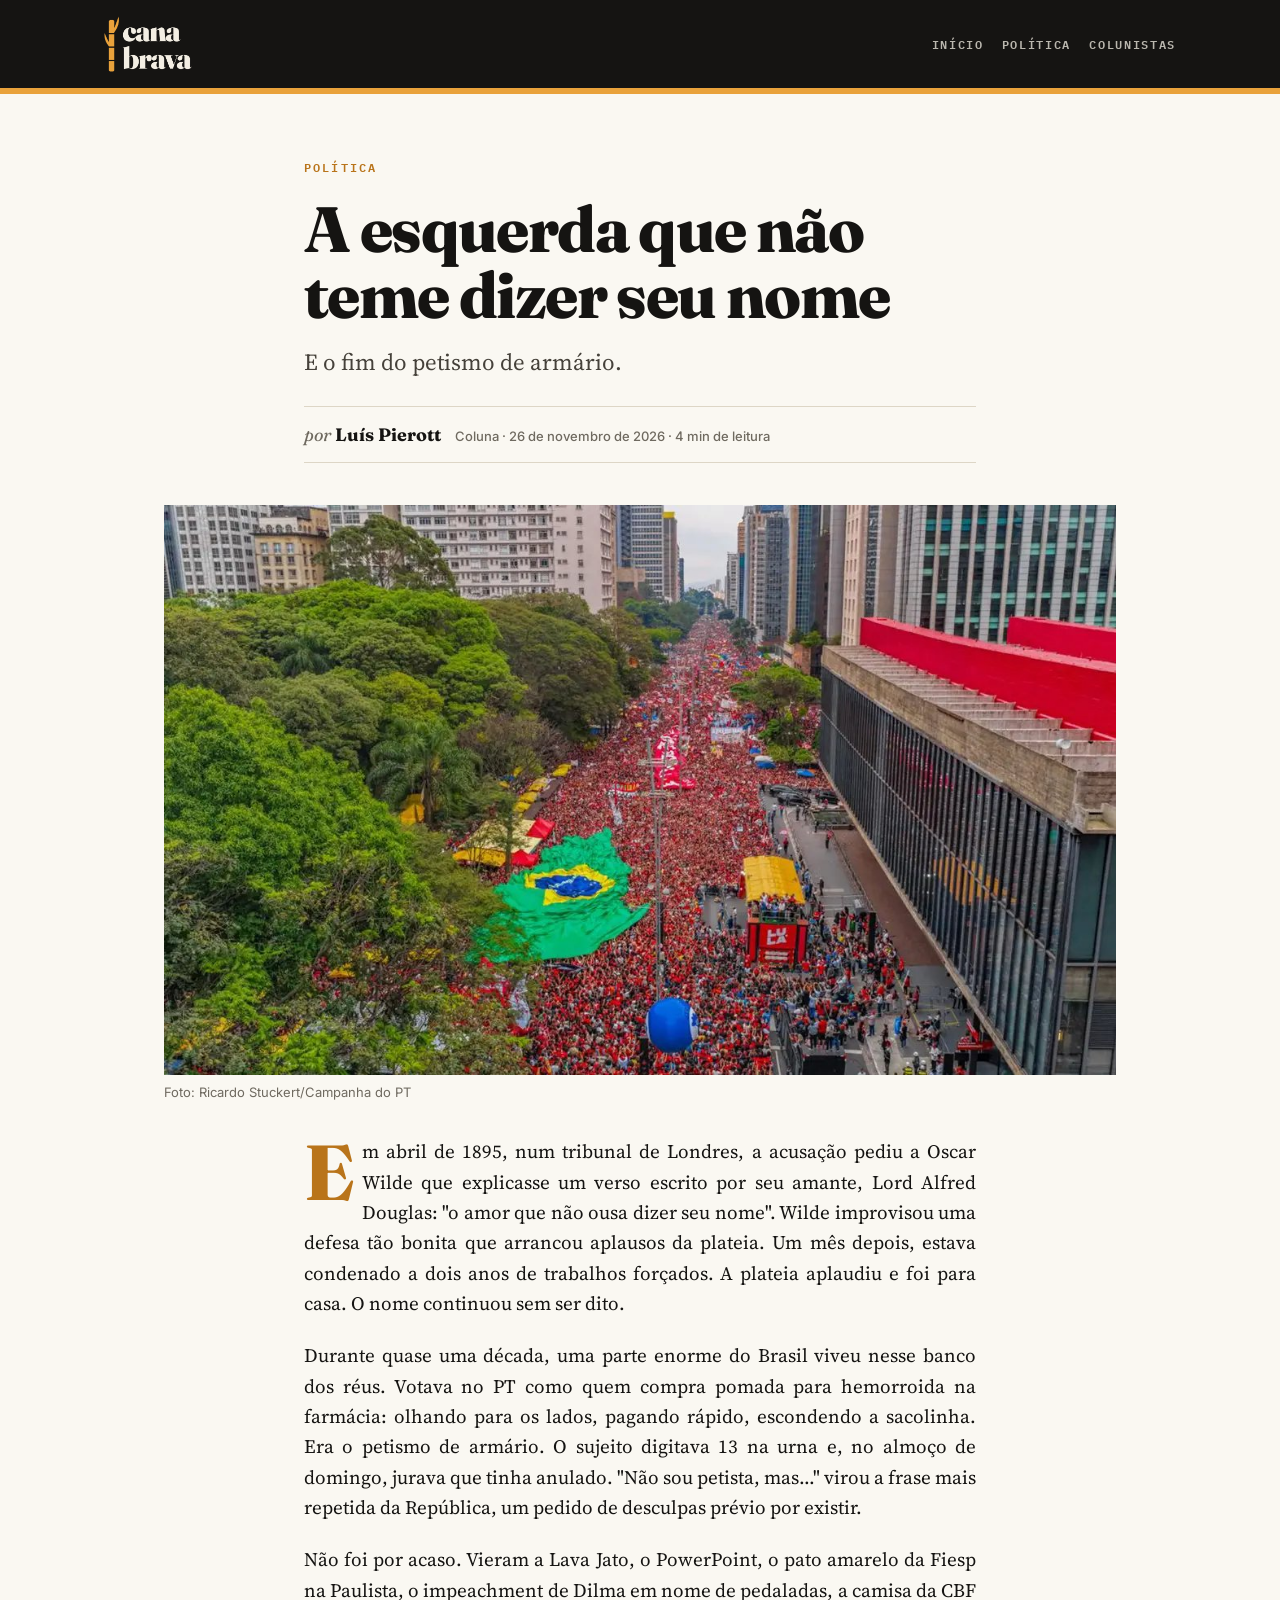
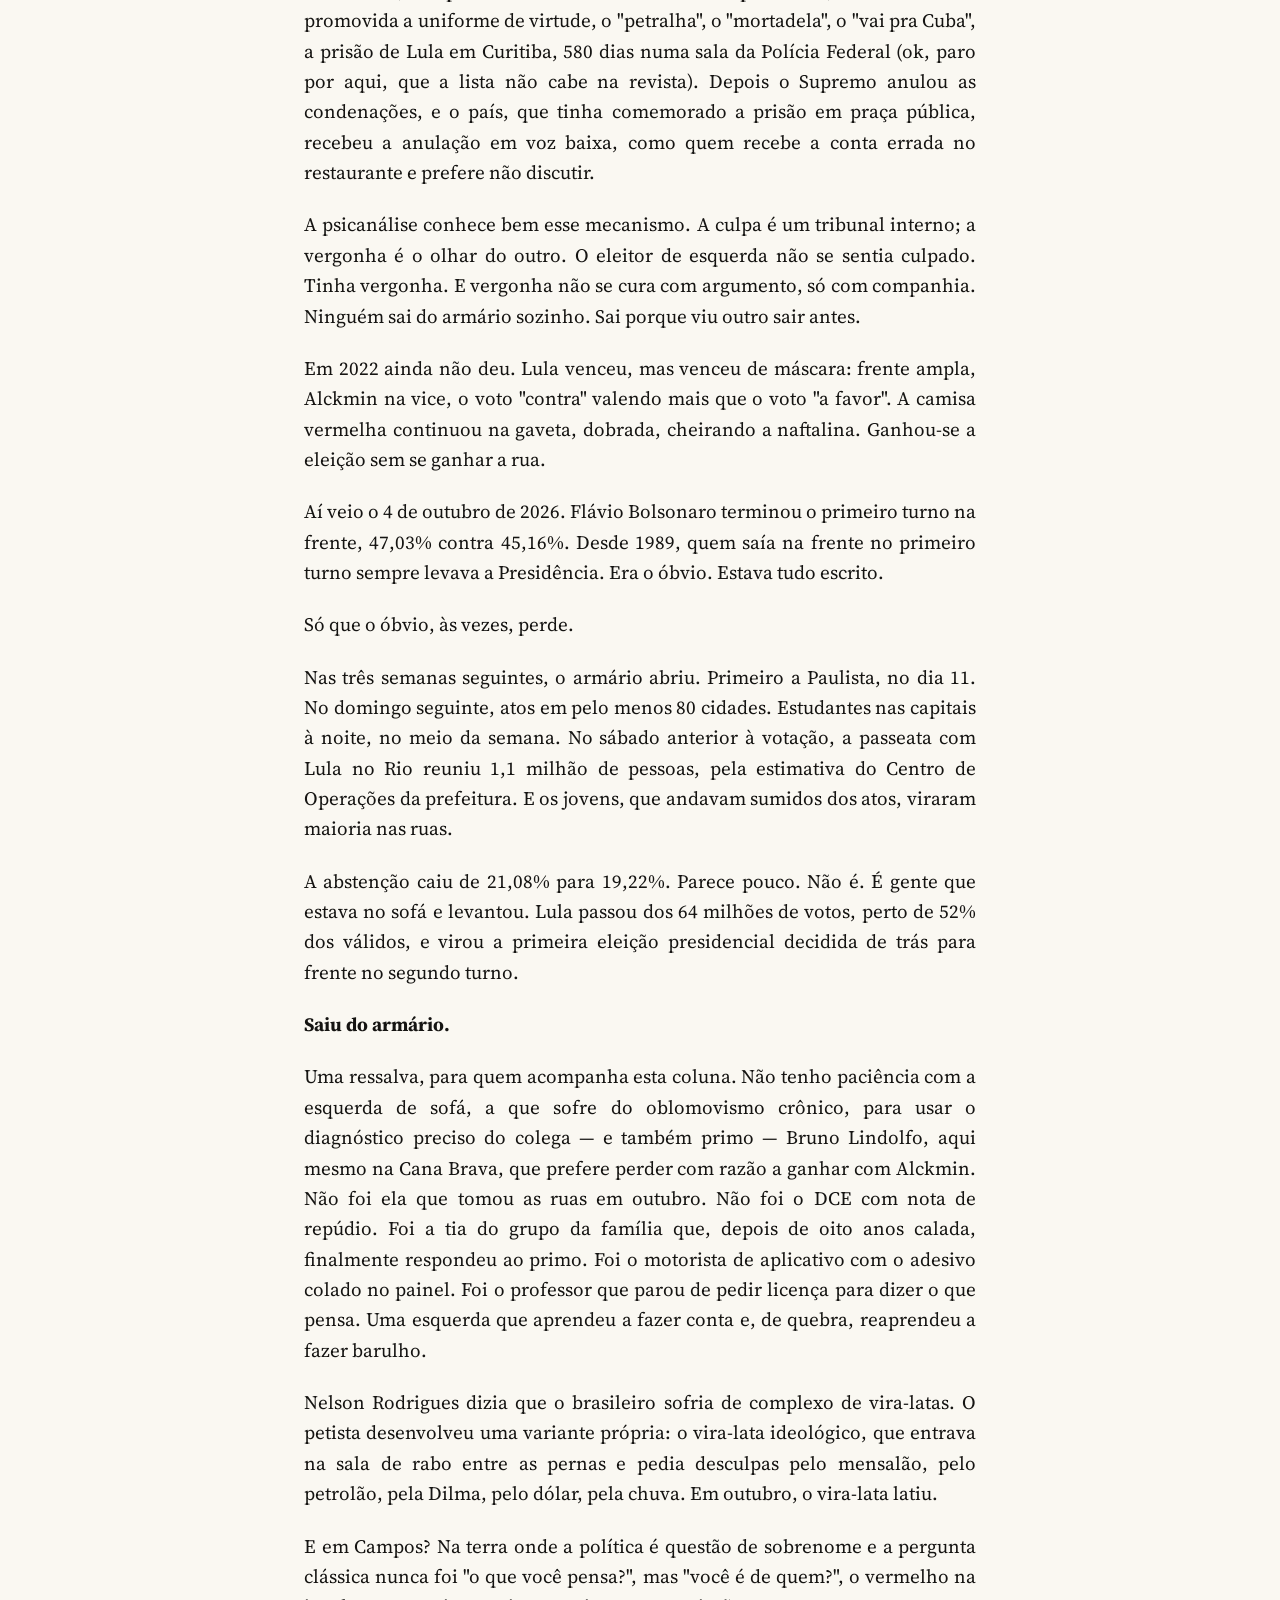
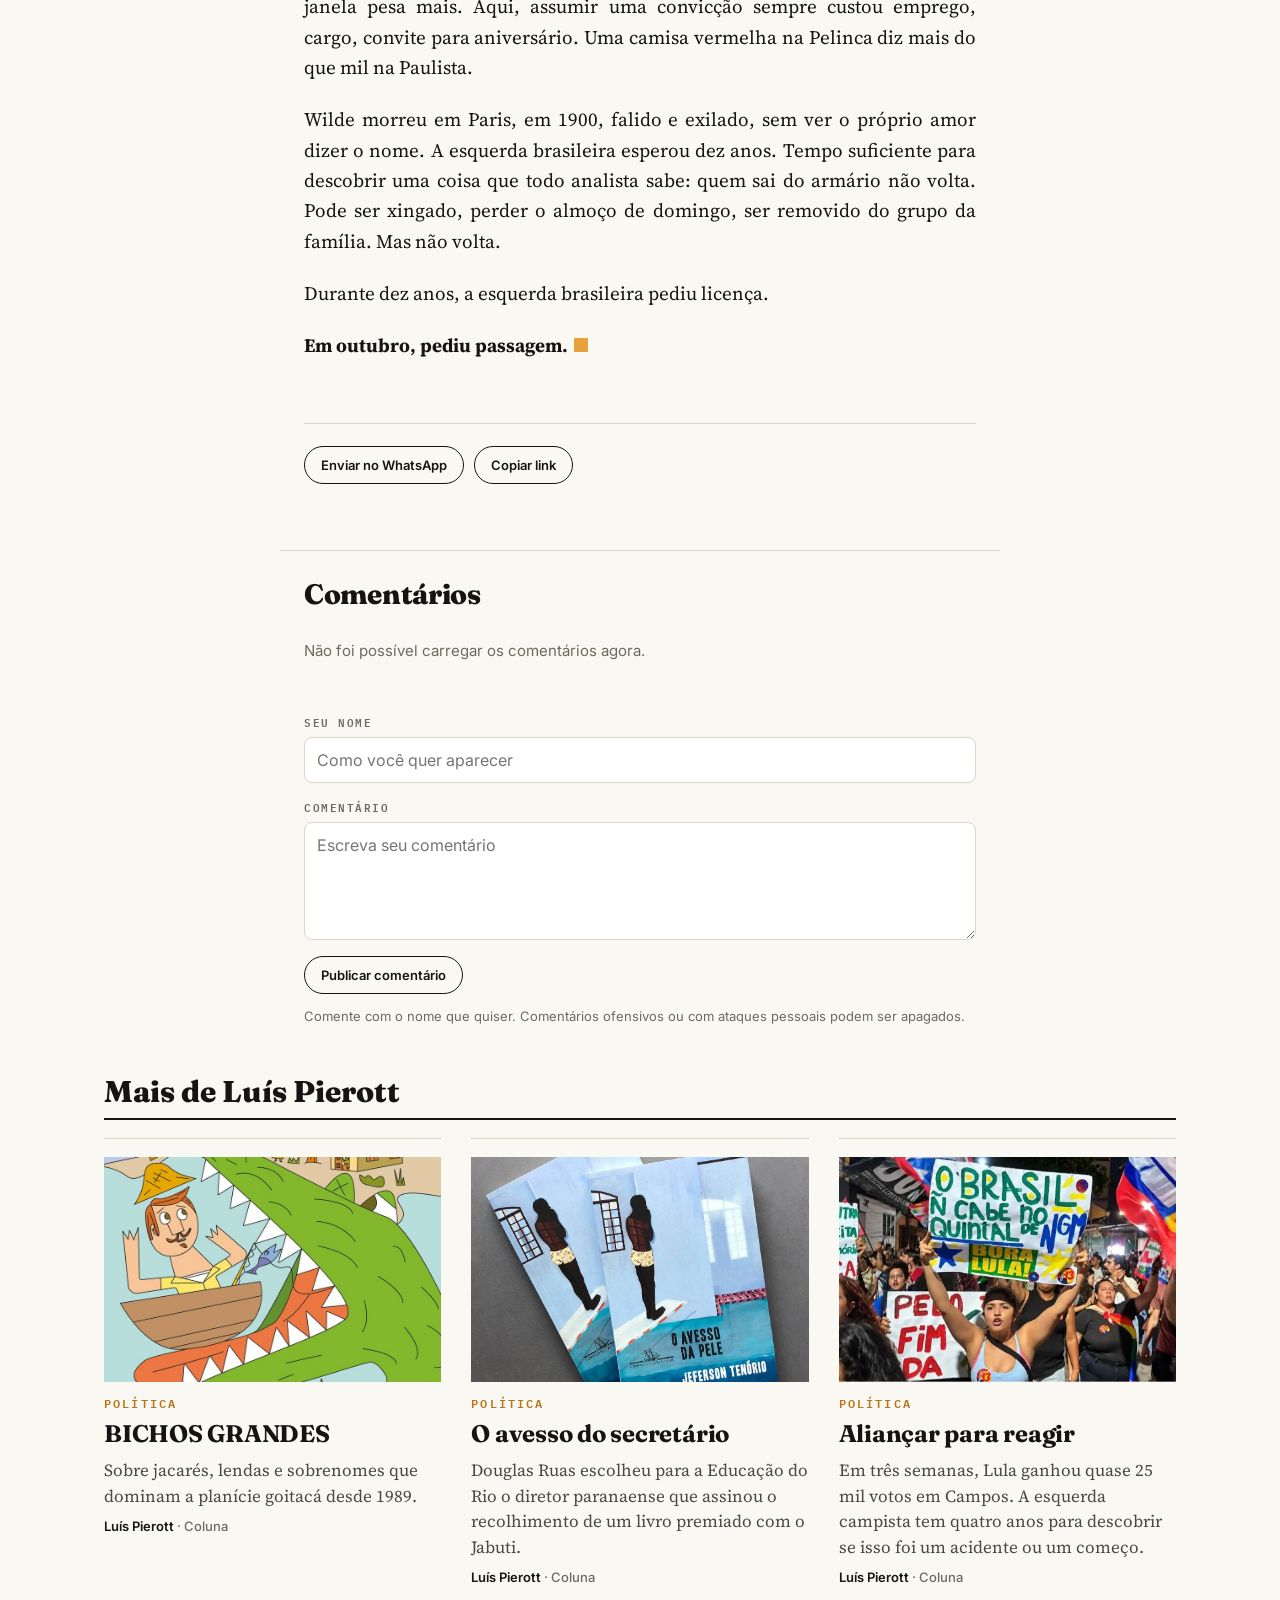
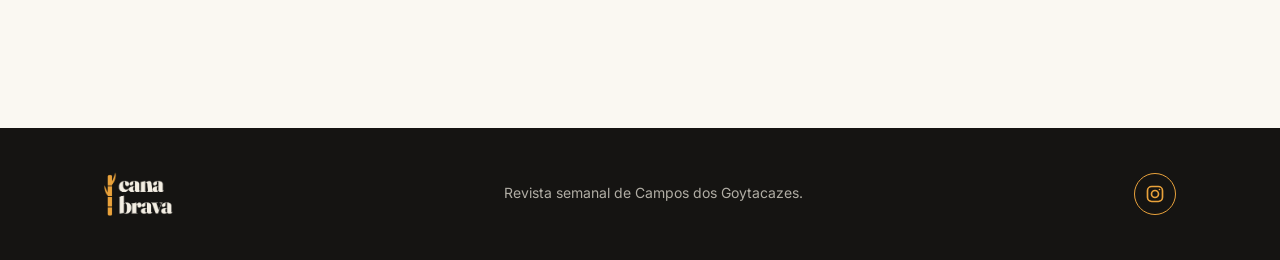
<file: artigos/a-esquerda-que-nao-teme-dizer-seu-nome/index.html>
<!DOCTYPE html>
<html lang="pt-BR">
<head>
<meta charset="utf-8">
<meta name="viewport" content="width=device-width, initial-scale=1">
<title>A esquerda que não teme dizer seu nome — Cana Brava</title>
<meta name="description" content="Coluna de Luís Pierott na Cana Brava analisa a saída do petismo de armário após 2026 e o que a virada da esquerda muda na política de Campos.">
<link rel="canonical" href="https://revistacanabrava.com.br/artigos/a-esquerda-que-nao-teme-dizer-seu-nome/">
<meta property="og:type" content="article">
<meta property="og:site_name" content="Cana Brava">
<meta property="og:title" content="A esquerda que não teme dizer seu nome">
<meta property="og:description" content="Coluna de Luís Pierott na Cana Brava analisa a saída do petismo de armário após 2026 e o que a virada da esquerda muda na política de Campos.">
<meta property="og:url" content="https://revistacanabrava.com.br/artigos/a-esquerda-que-nao-teme-dizer-seu-nome/">
<meta property="og:image" content="https://revistacanabrava.com.br/artigos/a-esquerda-que-nao-teme-dizer-seu-nome/capa-mwxml5l6.jpg">
<meta name="twitter:card" content="summary_large_image">
<meta name="author" content="Luís Pierott">
<meta property="article:published_time" content="2026-11-26T14:06:07.243Z">
<meta property="og:locale" content="pt_BR">
<meta name="geo.region" content="BR-RJ">
<meta name="geo.placename" content="Campos dos Goytacazes">
<script type="application/ld+json">{"@context":"https://schema.org","@type":"NewsArticle","headline":"A esquerda que não teme dizer seu nome","description":"Coluna de Luís Pierott na Cana Brava analisa a saída do petismo de armário após 2026 e o que a virada da esquerda muda na política de Campos.","inLanguage":"pt-BR","mainEntityOfPage":"https://revistacanabrava.com.br/artigos/a-esquerda-que-nao-teme-dizer-seu-nome/","url":"https://revistacanabrava.com.br/artigos/a-esquerda-que-nao-teme-dizer-seu-nome/","image":["https://revistacanabrava.com.br/artigos/a-esquerda-que-nao-teme-dizer-seu-nome/capa-mwxml5l6.jpg"],"datePublished":"2026-11-26T14:06:07.243Z","dateModified":"2026-11-27T22:37:00.250Z","articleSection":"Política","author":[{"@type":"Person","name":"Luís Pierott","url":"https://revistacanabrava.com.br/?autor=luis-pierott"}],"publisher":{"@type":"NewsMediaOrganization","name":"Cana Brava","url":"https://revistacanabrava.com.br/","logo":{"@type":"ImageObject","url":"https://revistacanabrava.com.br/assets/icon-512.png"}},"contentLocation":{"@type":"Place","name":"Campos dos Goytacazes, RJ"}}</script>
<script data-goatcounter="https://revistacanabrava.goatcounter.com/count" async src="//gc.zgo.at/count.js"></script>
<link rel="icon" href="../../assets/favicon.png">
<link rel="apple-touch-icon" href="../../assets/icon-180.png">
<link rel="preconnect" href="https://fonts.googleapis.com">
<link href="https://fonts.googleapis.com/css2?family=Fraunces:ital,opsz,wght@0,9..144,400..900;1,9..144,400..900&family=Source+Serif+4:ital,opsz,wght@0,8..60,400..700;1,8..60,400..700&family=IBM+Plex+Mono:wght@500;600&family=Inter:wght@400;500;600&display=swap" rel="stylesheet">
<link rel="stylesheet" href="../../assets/style.css">
<style>
.comentarios{margin-top:56px;padding-top:28px;border-top:1px solid var(--linha,#ddd6c6)}
.comentarios .cm-tit{font:800 28px/1.1 var(--serif-tit,Georgia,serif);letter-spacing:-.01em;margin:0 0 20px}
.comentarios .cm-n{color:var(--mute,#777);font-weight:600}
.cm-lista{list-style:none;margin:0 0 32px;padding:0}
.cm-item{padding:16px 0;border-bottom:1px solid var(--linha,#ddd6c6)}
.cm-cab{display:flex;flex-wrap:wrap;align-items:baseline;gap:4px 12px;margin-bottom:6px}
.cm-cab b{font:600 15px var(--sans,system-ui,sans-serif);color:var(--tinta,#151412)}
.cm-cab time{font:500 12px var(--sans,system-ui,sans-serif);color:var(--mute,#777)}
.cm-item p{margin:0;font-size:17px;line-height:1.55;overflow-wrap:anywhere}
.cm-vazio{padding:12px 0;font:400 15px var(--sans,system-ui,sans-serif);color:var(--mute,#777)}
.cm-form{display:flex;flex-direction:column;gap:6px;font-family:var(--sans,system-ui,sans-serif)}
.cm-form label{font:600 11px var(--mono,monospace);letter-spacing:.14em;text-transform:uppercase;color:var(--mute,#777);margin-top:8px}
.cm-form input,.cm-form textarea{font:400 16px/1.5 var(--sans,system-ui,sans-serif);padding:10px 12px;border:1px solid var(--linha,#ccc);border-radius:8px;background:#fff;color:var(--tinta,#151412);width:100%;box-sizing:border-box}
.cm-form textarea{resize:vertical;min-height:110px}
.cm-form input:focus,.cm-form textarea:focus{outline:2px solid var(--cana,#e8c547);outline-offset:1px}
.cm-hp{position:absolute!important;left:-9999px!important;width:1px!important;height:1px!important;opacity:0}
.cm-acoes{display:flex;flex-wrap:wrap;align-items:center;gap:12px;margin-top:10px}
.cm-acoes .btn{width:auto}
.cm-st{font-size:14px;color:var(--mute,#777)}
.cm-st.erro{color:#b3261e}
.cm-aviso{font-size:13px;color:var(--mute,#777);margin:6px 0 0}
</style>
</head>
<body>
<header class="topo"><div class="wrap">
  <a class="marca" href="../../"><img src="../../assets/logo-light.png" alt="Cana Brava"></a>
  <nav><a href="../../">Início</a><a href="../../?editoria=politica">Política</a><a href="../../colunistas/">Colunistas</a></nav>
</div></header>
<main>
<article>
  <header class="art-cab wrap estreito">
    <a class="rotulo" href="../../?editoria=politica" style="text-decoration:none">Política</a>
    <h1>A esquerda que não teme dizer seu nome</h1>
    <p class="fina">E o fim do petismo de armário.</p>
    <div class="byline">
      <div class="autor-col" style="display:flex;flex-direction:column;gap:2px">
        <span class="autor"><em>por</em><a href="../../?autor=luis-pierott">Luís Pierott</a></span>
        
      </div>
      <span class="meta">Coluna · 26 de novembro de 2026 · 4 min de leitura</span>
    </div>
  </header>
  <figure class="art-capa wrap"><div style="display:grid;grid-template-columns:minmax(0,max-content);justify-content:center"><img src="capa-mwxml5l6.jpg" alt=""><figcaption style="width:0;min-width:100%">Foto: Ricardo Stuckert/Campanha do PT</figcaption></div></figure>
  <div class="corpo wrap estreito">
<p>Em abril de 1895, num tribunal de Londres, a acusação pediu a Oscar Wilde que explicasse um verso escrito por seu amante, Lord Alfred Douglas: "o amor que não ousa dizer seu nome". Wilde improvisou uma defesa tão bonita que arrancou aplausos da plateia. Um mês depois, estava condenado a dois anos de trabalhos forçados. A plateia aplaudiu e foi para casa. O nome continuou sem ser dito.</p><p>Durante quase uma década, uma parte enorme do Brasil viveu nesse banco dos réus. Votava no PT como quem compra pomada para hemorroida na farmácia: olhando para os lados, pagando rápido, escondendo a sacolinha. Era o petismo de armário. O sujeito digitava 13 na urna e, no almoço de domingo, jurava que tinha anulado. "Não sou petista, mas..." virou a frase mais repetida da República, um pedido de desculpas prévio por existir.</p><p>Não foi por acaso. Vieram a Lava Jato, o PowerPoint, o pato amarelo da Fiesp na Paulista, o impeachment de Dilma em nome de pedaladas, a camisa da CBF promovida a uniforme de virtude, o "petralha", o "mortadela", o "vai pra Cuba", a prisão de Lula em Curitiba, 580 dias numa sala da Polícia Federal (ok, paro por aqui, que a lista não cabe na revista). Depois o Supremo anulou as condenações, e o país, que tinha comemorado a prisão em praça pública, recebeu a anulação em voz baixa, como quem recebe a conta errada no restaurante e prefere não discutir.</p><p>A psicanálise conhece bem esse mecanismo. A culpa é um tribunal interno; a vergonha é o olhar do outro. O eleitor de esquerda não se sentia culpado. Tinha vergonha. E vergonha não se cura com argumento, só com companhia. Ninguém sai do armário sozinho. Sai porque viu outro sair antes.</p><p>Em 2022 ainda não deu. Lula venceu, mas venceu de máscara: frente ampla, Alckmin na vice, o voto "contra" valendo mais que o voto "a favor". A camisa vermelha continuou na gaveta, dobrada, cheirando a naftalina. Ganhou-se a eleição sem se ganhar a rua.</p><p>Aí veio o 4 de outubro de 2026. Flávio Bolsonaro terminou o primeiro turno na frente, 47,03% contra 45,16%. Desde 1989, quem saía na frente no primeiro turno sempre levava a Presidência. Era o óbvio. Estava tudo escrito.</p><p>Só que o óbvio, às vezes, perde.</p><p>Nas três semanas seguintes, o armário abriu. Primeiro a Paulista, no dia 11. No domingo seguinte, atos em pelo menos 80 cidades. Estudantes nas capitais à noite, no meio da semana. No sábado anterior à votação, a passeata com Lula no Rio reuniu 1,1 milhão de pessoas, pela estimativa do Centro de Operações da prefeitura. E os jovens, que andavam sumidos dos atos, viraram maioria nas ruas.</p><p>A abstenção caiu de 21,08% para 19,22%. Parece pouco. Não é. É gente que estava no sofá e levantou. Lula passou dos 64 milhões de votos, perto de 52% dos válidos, e virou a primeira eleição presidencial decidida de trás para frente no segundo turno.</p><p><strong>Saiu do armário.</strong></p><p>Uma ressalva, para quem acompanha esta coluna. Não tenho paciência com a esquerda de sofá, a que sofre do oblomovismo crônico, para usar o diagnóstico preciso do colega — e também primo — Bruno Lindolfo, aqui mesmo na Cana Brava, que prefere perder com razão a ganhar com Alckmin. Não foi ela que tomou as ruas em outubro. Não foi o DCE com nota de repúdio. Foi a tia do grupo da família que, depois de oito anos calada, finalmente respondeu ao primo. Foi o motorista de aplicativo com o adesivo colado no painel. Foi o professor que parou de pedir licença para dizer o que pensa. Uma esquerda que aprendeu a fazer conta e, de quebra, reaprendeu a fazer barulho.</p><p>Nelson Rodrigues dizia que o brasileiro sofria de complexo de vira-latas. O petista desenvolveu uma variante própria: o vira-lata ideológico, que entrava na sala de rabo entre as pernas e pedia desculpas pelo mensalão, pelo petrolão, pela Dilma, pelo dólar, pela chuva. Em outubro, o vira-lata latiu.</p><p>E em Campos? Na terra onde a política é questão de sobrenome e a pergunta clássica nunca foi "o que você pensa?", mas "você é de quem?", o vermelho na janela pesa mais. Aqui, assumir uma convicção sempre custou emprego, cargo, convite para aniversário. Uma camisa vermelha na Pelinca diz mais do que mil na Paulista.</p><p>Wilde morreu em Paris, em 1900, falido e exilado, sem ver o próprio amor dizer o nome. A esquerda brasileira esperou dez anos. Tempo suficiente para descobrir uma coisa que todo analista sabe: quem sai do armário não volta. Pode ser xingado, perder o almoço de domingo, ser removido do grupo da família. Mas não volta.</p><p>Durante dez anos, a esquerda brasileira pediu licença.&nbsp;</p><p><strong>Em outubro, pediu passagem.<span class="fim"></span></strong></p>
  </div>
  <div class="wrap estreito">
    <div class="compartilhar">
      <a class="btn" id="zap" href="https://wa.me/?text=A%20esquerda%20que%20n%C3%A3o%20teme%20dizer%20seu%20nome%20https%3A%2F%2Frevistacanabrava.com.br%2Fartigos%2Fa-esquerda-que-nao-teme-dizer-seu-nome%2F" target="_blank" rel="noopener">Enviar no WhatsApp</a>
      <button class="btn" id="copiar" type="button">Copiar link</button>
    </div>
  </div>
</article>
<section class="comentarios wrap estreito" id="comentarios" aria-labelledby="cmTit">
  <h2 class="cm-tit" id="cmTit">Comentários <span class="cm-n"></span></h2>
  <ol class="cm-lista"><li class="cm-vazio">Carregando comentários…</li></ol>
  <form class="cm-form" novalidate>
    <label for="cmNome">Seu nome</label>
    <input id="cmNome" name="nome" maxlength="60" placeholder="Como você quer aparecer" autocomplete="nickname">
    <label for="cmTexto">Comentário</label>
    <textarea id="cmTexto" name="texto" rows="4" maxlength="3000" placeholder="Escreva seu comentário"></textarea>
    <input class="cm-hp" name="site" tabindex="-1" autocomplete="off" aria-hidden="true">
    <div class="cm-acoes"><button class="btn" type="submit">Publicar comentário</button><span class="cm-st" role="status" aria-live="polite"></span></div>
    <p class="cm-aviso">Comente com o nome que quiser. Comentários ofensivos ou com ataques pessoais podem ser apagados.</p>
  </form>
</section>
<section class="wrap mais" id="mais"></section>
</main>
<footer class="rodape"><div class="wrap">
  <img src="../../assets/logo-light.png" alt="Cana Brava">
  <div>Revista semanal de Campos dos Goytacazes.</div>
  <a class="rodape-ig" href="https://www.instagram.com/revistacanabrava/" target="_blank" rel="noopener" aria-label="Instagram da Cana Brava" title="@revistacanabrava no Instagram" style="display:inline-flex;align-items:center;justify-content:center;width:42px;height:42px;border:1.5px solid currentColor;border-radius:50%;color:var(--cana);flex:none"><svg viewBox="0 0 24 24" width="20" height="20" fill="none" stroke="currentColor" stroke-width="2" stroke-linecap="round" stroke-linejoin="round" aria-hidden="true"><rect x="3" y="3" width="18" height="18" rx="5"/><circle cx="12" cy="12" r="4.2"/><circle cx="17.4" cy="6.6" r="1" fill="currentColor" stroke="none"/></svg></a>
</div></footer>
<script>
(function(){
var c=document.querySelector('.corpo');
var temTexto=function(x){return x&&x.tagName==='P'&&(x.textContent||'').trim().length>0};
var modoFim="manual";
if(!c.querySelector('.fim')&&modoFim!=='nenhum'){
var filhos=[].slice.call(c.children),alvo=null;
var hrs=filhos.filter(function(x){return x.tagName==='HR'});var ultHr=hrs[hrs.length-1];
if(ultHr){var i=filhos.indexOf(ultHr);
  var ehNota=function(x){var t=(x.textContent||'').trim().toLowerCase();return x.tagName==='UL'||x.tagName==='OL'||['fontes','notas','referências','referencias','bibliografia'].some(function(k){return t.indexOf(k)===0})};
  if(filhos.slice(i+1).some(ehNota)){var antes=filhos.slice(0,i).filter(temTexto);alvo=antes[antes.length-1]||null}}
if(!alvo){var ps=[].slice.call(c.querySelectorAll('p')).filter(function(x){return (x.textContent||'').trim().length>0});alvo=ps[ps.length-1]||null}
if(alvo){var f=document.createElement('span');f.className='fim';alvo.appendChild(f)}
}
document.getElementById('copiar').onclick=function(){var b=this;try{navigator.clipboard.writeText(location.href.split('#')[0]).then(function(){b.textContent='Link copiado'})}catch(e){}};
var esc=function(s){return String(s==null?'':s).replace(/[&<>"']/g,function(c){return{'&':'&amp;','<':'&lt;','>':'&gt;','"':'&quot;',"'":'&#39;'}[c]})};
fetch('../../data/artigos.json',{cache:'no-cache'}).then(function(r){return r.json()}).then(function(l){
  var eu="a-esquerda-que-nao-teme-dizer-seu-nome",autor="luis-pierott";
  var m=l.filter(function(x){return x.autorSlug===autor&&x.slug!==eu}).slice(0,3),tit='Mais de '+"Luís Pierott";
  if(!m.length){m=l.filter(function(x){return x.slug!==eu}).slice(0,3);tit='Leia também'}
  if(!m.length)return;
  document.getElementById('mais').innerHTML='<div class="secao-tit"><h2>'+esc(tit)+'</h2></div><div class="grade">'+m.map(function(x){
    return '<a class="card" href="../'+encodeURIComponent(x.slug)+'/">'+(x.capa?'<div class="img" style="background-image:url(\'../'+encodeURIComponent(x.slug)+'/'+esc(x.capa)+'\')"></div>':'')+'<span class="rotulo">'+esc(x.editoria)+'</span><h3>'+esc(x.titulo)+'</h3>'+(x.linhaFina?'<p>'+esc(x.linhaFina)+'</p>':'')+'<span class="meta"><b>'+esc(x.autor)+'</b> · '+esc(x.genero)+'</span></a>'}).join('')+'</div>';
}).catch(function(){});
})();
</script>
<script>(function cbComentarios(SB,artigo){
  var box=document.getElementById('comentarios');if(!box)return;
  var api=SB.url.replace(/\/+$/,'')+'/rest/v1/comentarios';
  var H={'apikey':SB.key};if(/^eyJ/.test(SB.key))H.Authorization='Bearer '+SB.key;
  var esc=function(s){return String(s==null?'':s).replace(/[&<>"']/g,function(c){return{'&':'&amp;','<':'&lt;','>':'&gt;','"':'&quot;',"'":'&#39;'}[c]})};
  var lista=box.querySelector('.cm-lista'),n=box.querySelector('.cm-n'),form=box.querySelector('form'),st=box.querySelector('.cm-st'),bt=form.querySelector('button');
  var nome=form.elements.nome,texto=form.elements.texto,itens=[],ultimo=0;
  try{nome.value=localStorage.getItem('cb-nome-comentario')||''}catch(e){}
  var quando=function(iso){try{var d=new Date(iso);return d.toLocaleDateString('pt-BR',{day:'numeric',month:'long',year:'numeric'})+' às '+d.toLocaleTimeString('pt-BR',{hour:'2-digit',minute:'2-digit'})}catch(e){return''}};
  var aviso=function(m,erro){st.textContent=m;st.className='cm-st'+(erro?' erro':'')};
  function desenhar(){
    n.textContent=itens.length?'('+itens.length+')':'';
    lista.innerHTML=itens.length?itens.map(function(c){return '<li class="cm-item"><div class="cm-cab"><b>'+esc(c.nome)+'</b><time datetime="'+esc(c.criado_em)+'">'+esc(quando(c.criado_em))+'</time></div><p>'+esc(c.texto).replace(/\n/g,'<br>')+'</p></li>'}).join(''):'<li class="cm-vazio">Ninguém comentou ainda. Seja a primeira pessoa.</li>';
  }
  fetch(api+'?select=id,nome,texto,criado_em&artigo=eq.'+encodeURIComponent(artigo)+'&order=criado_em.asc&limit=1000',{headers:H,cache:'no-store'})
    .then(function(r){if(!r.ok)throw 0;return r.json()}).then(function(l){itens=l||[];desenhar()})
    .catch(function(){lista.innerHTML='<li class="cm-vazio">Não foi possível carregar os comentários agora.</li>'});
  form.addEventListener('submit',function(ev){
    ev.preventDefault();
    if(form.elements.site.value)return;
    var nm=nome.value.replace(/\s+/g,' ').trim(),tx=texto.value.replace(/\r/g,'').replace(/\n{3,}/g,'\n\n').trim();
    if(!nm){aviso('Escreva um nome.',1);nome.focus();return}
    if(!tx){aviso('Escreva o comentário.',1);texto.focus();return}
    if(Date.now()-ultimo<20000){aviso('Espere alguns segundos antes de comentar de novo.',1);return}
    bt.disabled=true;aviso('Enviando…');
    var h={'Content-Type':'application/json','Prefer':'return=representation'};for(var k in H)h[k]=H[k];
    fetch(api,{method:'POST',headers:h,body:JSON.stringify({artigo:artigo,nome:nm.slice(0,60),texto:tx.slice(0,3000)})})
      .then(function(r){if(!r.ok)throw 0;return r.json()}).then(function(l){
        ultimo=Date.now();try{localStorage.setItem('cb-nome-comentario',nm)}catch(e){}
        if(l&&l[0])itens.push(l[0]);desenhar();texto.value='';aviso('Comentário publicado. Obrigado!');
        var u=lista.lastElementChild;if(u&&u.scrollIntoView)u.scrollIntoView({behavior:'smooth',block:'nearest'});
      }).catch(function(){aviso('Não consegui publicar. Tente de novo em instantes.',1)})
      .then(function(){bt.disabled=false});
  });
})({"url":"https://bvqgfbsppoqobshzqnqf.supabase.co","key":"sb_publishable_lwWDm2O-GLirIlruxP-5-Q_zzMBnOqk"},"a-esquerda-que-nao-teme-dizer-seu-nome");</script>
</body>
</html>
</file>
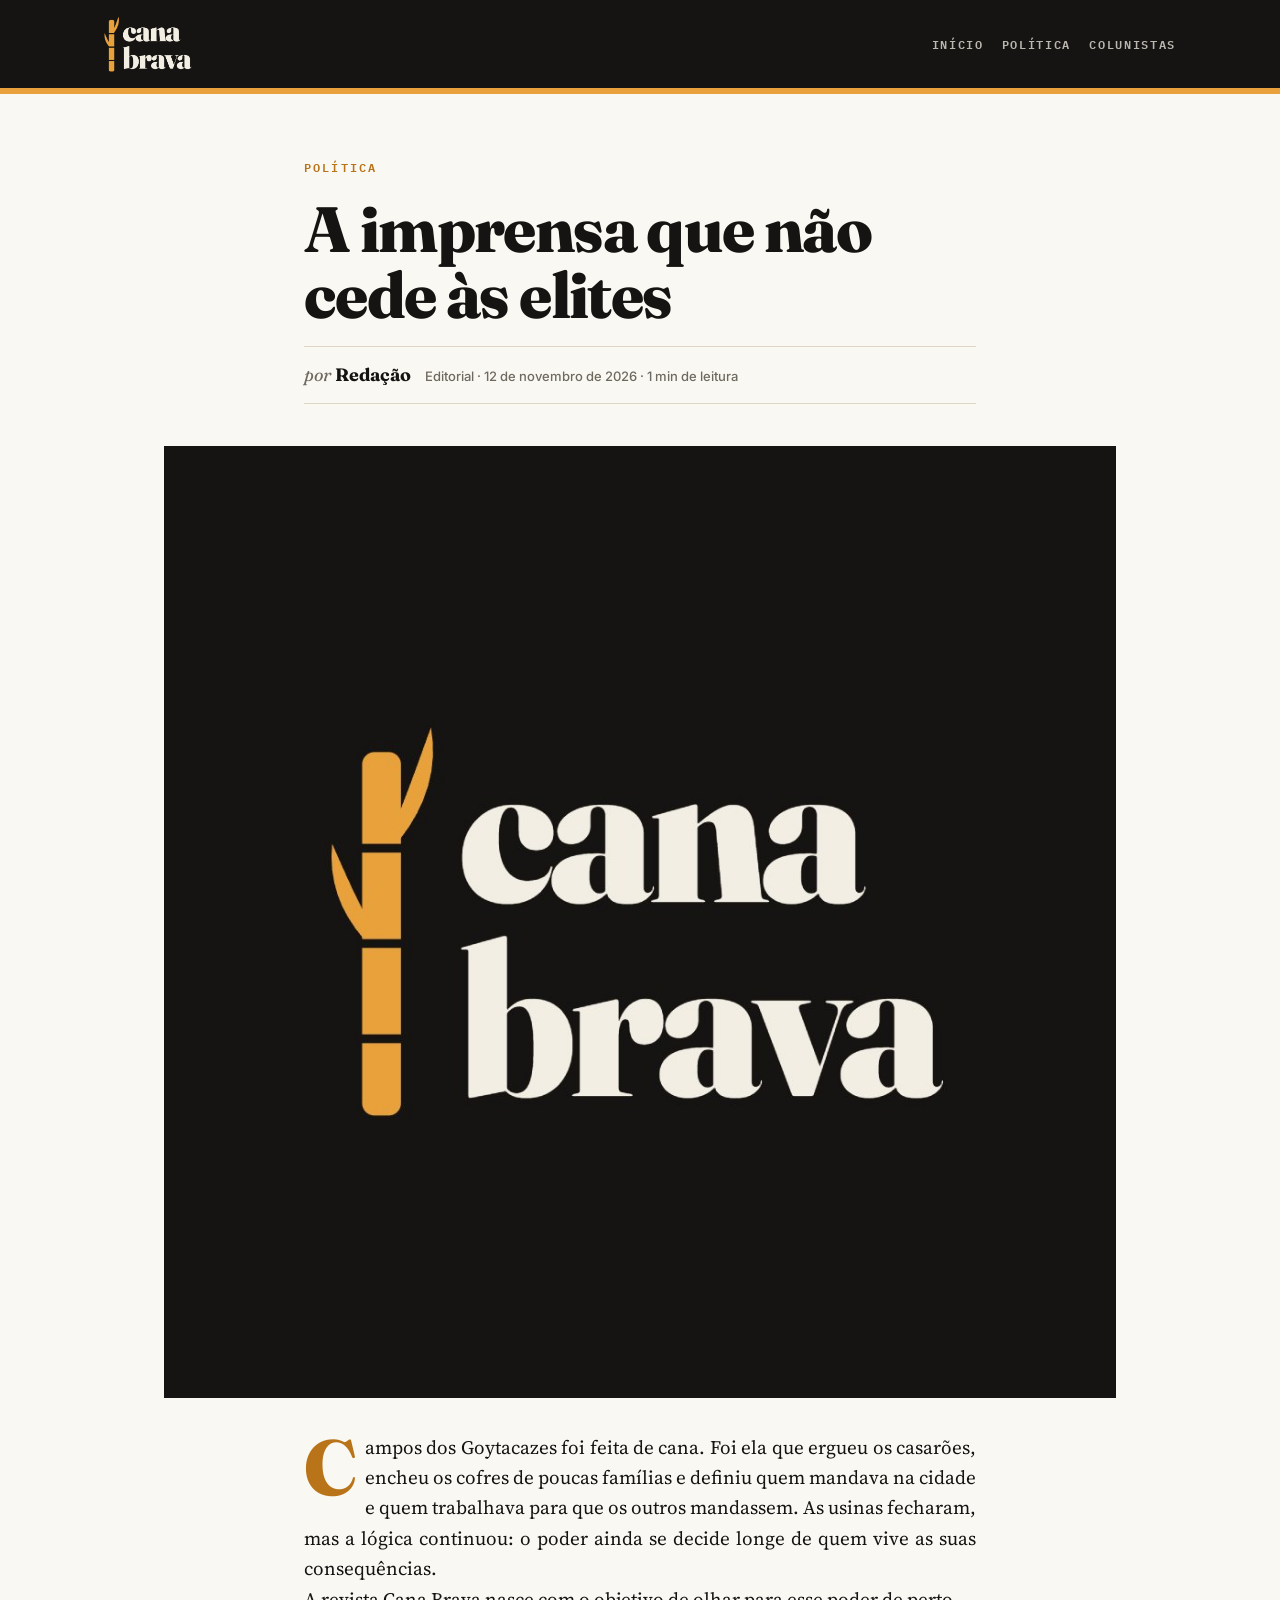
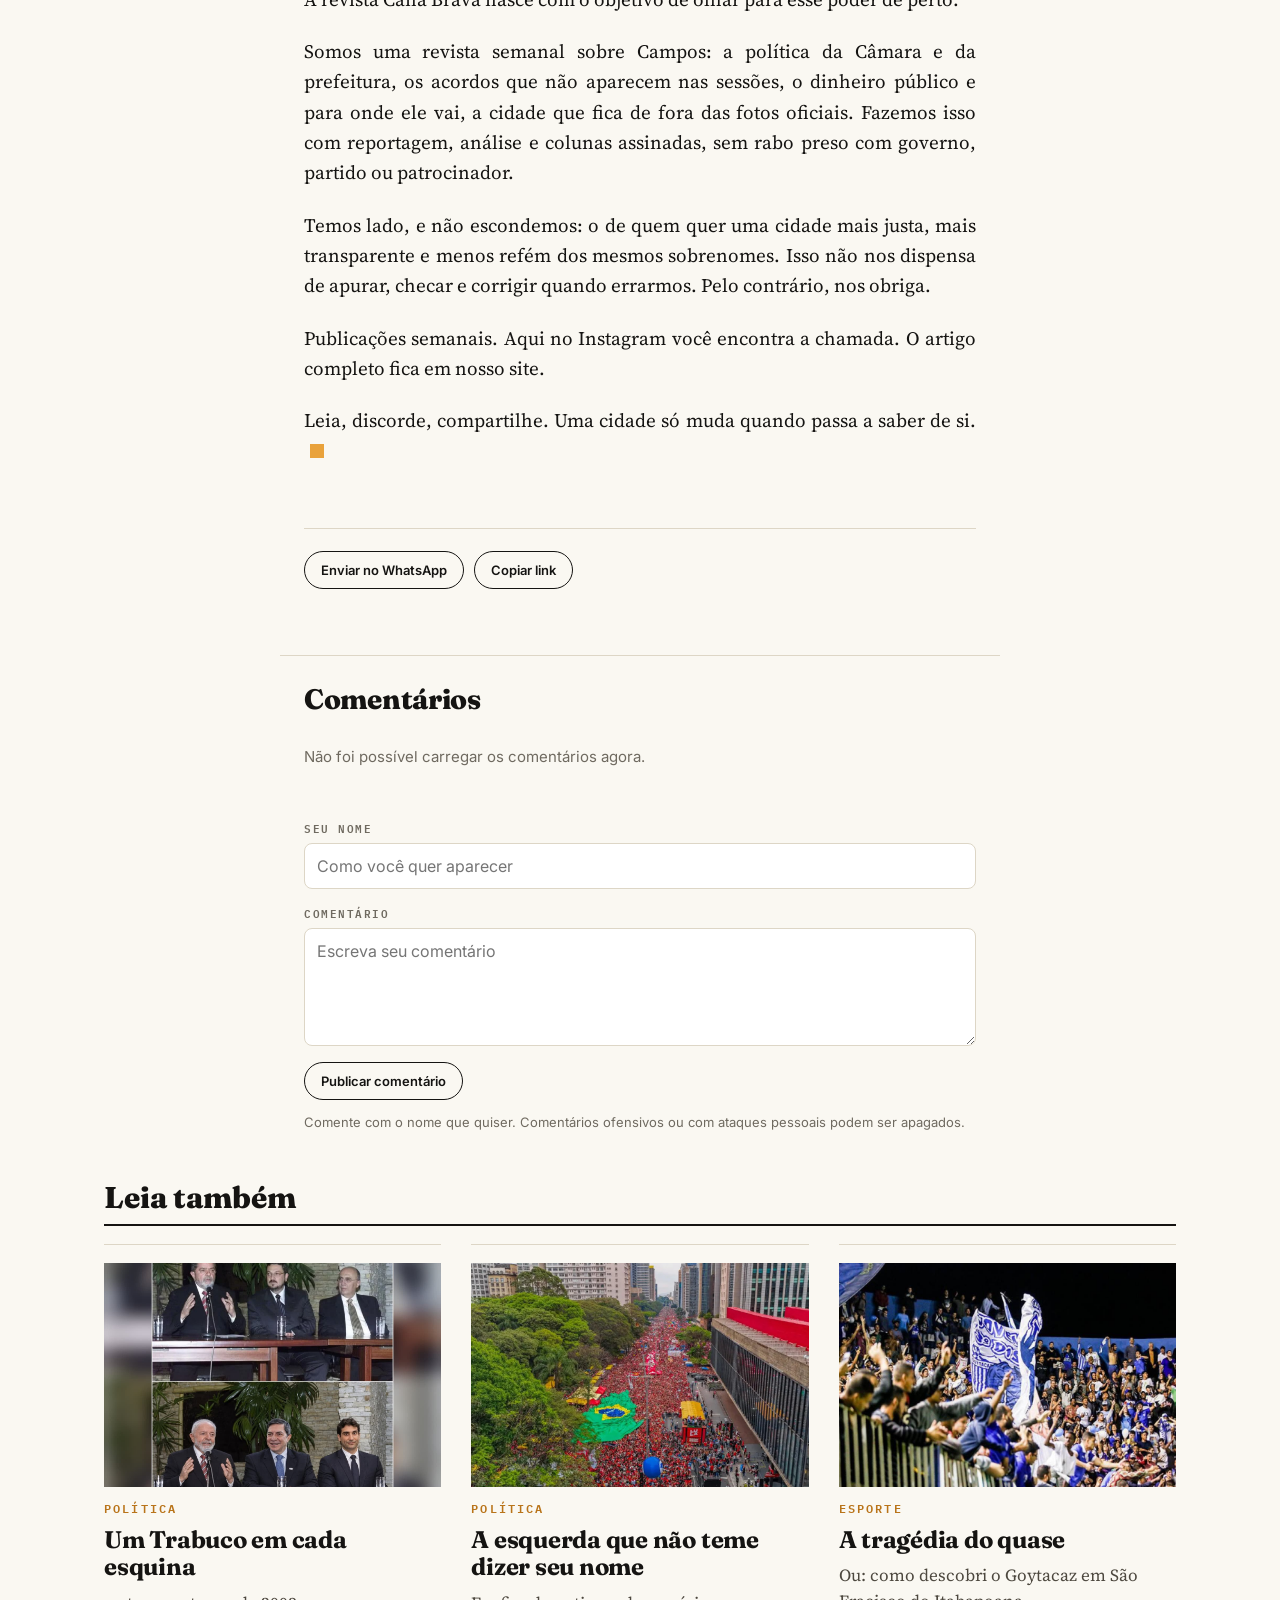
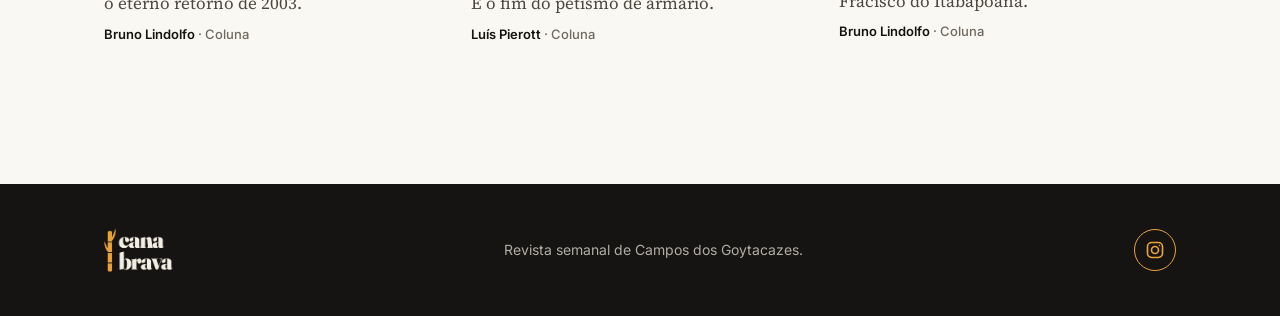
<file: artigos/a-imprensa-que-nao-cede-as-elites/index.html>
<!DOCTYPE html>
<html lang="pt-BR">
<head>
<meta charset="utf-8">
<meta name="viewport" content="width=device-width, initial-scale=1">
<title>A imprensa que não cede às elites — Cana Brava</title>
<meta name="description" content="Campos foi feita de cana. A gente escreve sobre quem ainda manda no canavial.
Revista crítica e independente.">
<link rel="canonical" href="https://revistacanabrava.com.br/artigos/a-imprensa-que-nao-cede-as-elites/">
<meta property="og:type" content="article">
<meta property="og:site_name" content="Cana Brava">
<meta property="og:title" content="A imprensa que não cede às elites">
<meta property="og:description" content="Campos foi feita de cana. A gente escreve sobre quem ainda manda no canavial.
Revista crítica e independente.">
<meta property="og:url" content="https://revistacanabrava.com.br/artigos/a-imprensa-que-nao-cede-as-elites/">
<meta property="og:image" content="https://revistacanabrava.com.br/artigos/a-imprensa-que-nao-cede-as-elites/capa-mwfhzdlh.jpg">
<meta name="twitter:card" content="summary_large_image">
<meta name="author" content="Redação">
<meta property="article:published_time" content="2026-11-13T21:37:21.557Z">
<meta property="og:locale" content="pt_BR">
<meta name="geo.region" content="BR-RJ">
<meta name="geo.placename" content="Campos dos Goytacazes">
<script type="application/ld+json">{"@context":"https://schema.org","@type":"NewsArticle","headline":"A imprensa que não cede às elites","description":"Campos foi feita de cana. A gente escreve sobre quem ainda manda no canavial.\nRevista crítica e independente.","inLanguage":"pt-BR","mainEntityOfPage":"https://revistacanabrava.com.br/artigos/a-imprensa-que-nao-cede-as-elites/","url":"https://revistacanabrava.com.br/artigos/a-imprensa-que-nao-cede-as-elites/","image":["https://revistacanabrava.com.br/artigos/a-imprensa-que-nao-cede-as-elites/capa-mwfhzdlh.jpg"],"datePublished":"2026-11-13T21:37:21.557Z","dateModified":"2026-11-16T14:18:48.899Z","articleSection":"Política","author":[{"@type":"Person","name":"Redação","url":"https://revistacanabrava.com.br/?autor=redacao"}],"publisher":{"@type":"NewsMediaOrganization","name":"Cana Brava","url":"https://revistacanabrava.com.br/","logo":{"@type":"ImageObject","url":"https://revistacanabrava.com.br/assets/icon-512.png"}},"contentLocation":{"@type":"Place","name":"Campos dos Goytacazes, RJ"}}</script>
<script data-goatcounter="https://revistacanabrava.goatcounter.com/count" async src="//gc.zgo.at/count.js"></script>
<link rel="icon" href="../../assets/favicon.png">
<link rel="apple-touch-icon" href="../../assets/icon-180.png">
<link rel="preconnect" href="https://fonts.googleapis.com">
<link href="https://fonts.googleapis.com/css2?family=Fraunces:ital,opsz,wght@0,9..144,400..900;1,9..144,400..900&family=Source+Serif+4:ital,opsz,wght@0,8..60,400..700;1,8..60,400..700&family=IBM+Plex+Mono:wght@500;600&family=Inter:wght@400;500;600&display=swap" rel="stylesheet">
<link rel="stylesheet" href="../../assets/style.css">
<style>
.comentarios{margin-top:56px;padding-top:28px;border-top:1px solid var(--linha,#ddd6c6)}
.comentarios .cm-tit{font:800 28px/1.1 var(--serif-tit,Georgia,serif);letter-spacing:-.01em;margin:0 0 20px}
.comentarios .cm-n{color:var(--mute,#777);font-weight:600}
.cm-lista{list-style:none;margin:0 0 32px;padding:0}
.cm-item{padding:16px 0;border-bottom:1px solid var(--linha,#ddd6c6)}
.cm-cab{display:flex;flex-wrap:wrap;align-items:baseline;gap:4px 12px;margin-bottom:6px}
.cm-cab b{font:600 15px var(--sans,system-ui,sans-serif);color:var(--tinta,#151412)}
.cm-cab time{font:500 12px var(--sans,system-ui,sans-serif);color:var(--mute,#777)}
.cm-item p{margin:0;font-size:17px;line-height:1.55;overflow-wrap:anywhere}
.cm-vazio{padding:12px 0;font:400 15px var(--sans,system-ui,sans-serif);color:var(--mute,#777)}
.cm-form{display:flex;flex-direction:column;gap:6px;font-family:var(--sans,system-ui,sans-serif)}
.cm-form label{font:600 11px var(--mono,monospace);letter-spacing:.14em;text-transform:uppercase;color:var(--mute,#777);margin-top:8px}
.cm-form input,.cm-form textarea{font:400 16px/1.5 var(--sans,system-ui,sans-serif);padding:10px 12px;border:1px solid var(--linha,#ccc);border-radius:8px;background:#fff;color:var(--tinta,#151412);width:100%;box-sizing:border-box}
.cm-form textarea{resize:vertical;min-height:110px}
.cm-form input:focus,.cm-form textarea:focus{outline:2px solid var(--cana,#e8c547);outline-offset:1px}
.cm-hp{position:absolute!important;left:-9999px!important;width:1px!important;height:1px!important;opacity:0}
.cm-acoes{display:flex;flex-wrap:wrap;align-items:center;gap:12px;margin-top:10px}
.cm-acoes .btn{width:auto}
.cm-st{font-size:14px;color:var(--mute,#777)}
.cm-st.erro{color:#b3261e}
.cm-aviso{font-size:13px;color:var(--mute,#777);margin:6px 0 0}
</style>
</head>
<body>
<header class="topo"><div class="wrap">
  <a class="marca" href="../../"><img src="../../assets/logo-light.png" alt="Cana Brava"></a>
  <nav><a href="../../">Início</a><a href="../../?editoria=politica">Política</a><a href="../../colunistas/">Colunistas</a></nav>
</div></header>
<main>
<article>
  <header class="art-cab wrap estreito">
    <a class="rotulo" href="../../?editoria=politica" style="text-decoration:none">Política</a>
    <h1>A imprensa que não cede às elites</h1>
    
    <div class="byline">
      <div class="autor-col" style="display:flex;flex-direction:column;gap:2px">
        <span class="autor"><em>por</em><a href="../../?autor=redacao">Redação</a></span>
        
      </div>
      <span class="meta">Editorial · 12 de novembro de 2026 · 1 min de leitura</span>
    </div>
  </header>
  <figure class="art-capa wrap"><div style="display:grid;grid-template-columns:minmax(0,max-content);justify-content:center"><img src="capa-mwfhzdlh.jpg" alt=""></div></figure>
  <div class="corpo wrap estreito">
<p>Campos dos Goytacazes foi feita de cana. Foi ela que ergueu os casarões, encheu os cofres de poucas famílias e definiu quem mandava na cidade e quem trabalhava para que os outros mandassem. As usinas fecharam, mas a lógica continuou: o poder ainda se decide longe de quem vive as suas consequências.<br>A revista Cana Brava nasce com o objetivo de olhar para esse poder de perto.</p><p>Somos uma revista semanal sobre Campos: a política da Câmara e da prefeitura, os acordos que não aparecem nas sessões, o dinheiro público e para onde ele vai, a cidade que fica de fora das fotos oficiais. Fazemos isso com reportagem, análise e colunas assinadas, sem rabo preso com governo, partido ou patrocinador.</p><p>Temos lado, e não escondemos: o de quem quer uma cidade mais justa, mais transparente e menos refém dos mesmos sobrenomes. Isso não nos dispensa de apurar, checar e corrigir quando errarmos. Pelo contrário, nos obriga.</p><p>Publicações semanais. Aqui no Instagram você encontra a chamada. O artigo completo fica em nosso site.</p><p>Leia, discorde, compartilhe. Uma cidade só muda quando passa a saber de si.<span class="fim"></span></p>
  </div>
  <div class="wrap estreito">
    <div class="compartilhar">
      <a class="btn" id="zap" href="https://wa.me/?text=A%20imprensa%20que%20n%C3%A3o%20cede%20%C3%A0s%20elites%20https%3A%2F%2Frevistacanabrava.com.br%2Fartigos%2Fa-imprensa-que-nao-cede-as-elites%2F" target="_blank" rel="noopener">Enviar no WhatsApp</a>
      <button class="btn" id="copiar" type="button">Copiar link</button>
    </div>
  </div>
</article>
<section class="comentarios wrap estreito" id="comentarios" aria-labelledby="cmTit">
  <h2 class="cm-tit" id="cmTit">Comentários <span class="cm-n"></span></h2>
  <ol class="cm-lista"><li class="cm-vazio">Carregando comentários…</li></ol>
  <form class="cm-form" novalidate>
    <label for="cmNome">Seu nome</label>
    <input id="cmNome" name="nome" maxlength="60" placeholder="Como você quer aparecer" autocomplete="nickname">
    <label for="cmTexto">Comentário</label>
    <textarea id="cmTexto" name="texto" rows="4" maxlength="3000" placeholder="Escreva seu comentário"></textarea>
    <input class="cm-hp" name="site" tabindex="-1" autocomplete="off" aria-hidden="true">
    <div class="cm-acoes"><button class="btn" type="submit">Publicar comentário</button><span class="cm-st" role="status" aria-live="polite"></span></div>
    <p class="cm-aviso">Comente com o nome que quiser. Comentários ofensivos ou com ataques pessoais podem ser apagados.</p>
  </form>
</section>
<section class="wrap mais" id="mais"></section>
</main>
<footer class="rodape"><div class="wrap">
  <img src="../../assets/logo-light.png" alt="Cana Brava">
  <div>Revista semanal de Campos dos Goytacazes.</div>
  <a class="rodape-ig" href="https://www.instagram.com/revistacanabrava/" target="_blank" rel="noopener" aria-label="Instagram da Cana Brava" title="@revistacanabrava no Instagram" style="display:inline-flex;align-items:center;justify-content:center;width:42px;height:42px;border:1.5px solid currentColor;border-radius:50%;color:var(--cana);flex:none"><svg viewBox="0 0 24 24" width="20" height="20" fill="none" stroke="currentColor" stroke-width="2" stroke-linecap="round" stroke-linejoin="round" aria-hidden="true"><rect x="3" y="3" width="18" height="18" rx="5"/><circle cx="12" cy="12" r="4.2"/><circle cx="17.4" cy="6.6" r="1" fill="currentColor" stroke="none"/></svg></a>
</div></footer>
<script>
(function(){
var c=document.querySelector('.corpo');
var temTexto=function(x){return x&&x.tagName==='P'&&(x.textContent||'').trim().length>0};
var modoFim="manual";
if(!c.querySelector('.fim')&&modoFim!=='nenhum'){
var filhos=[].slice.call(c.children),alvo=null;
var hrs=filhos.filter(function(x){return x.tagName==='HR'});var ultHr=hrs[hrs.length-1];
if(ultHr){var i=filhos.indexOf(ultHr);
  var ehNota=function(x){var t=(x.textContent||'').trim().toLowerCase();return x.tagName==='UL'||x.tagName==='OL'||['fontes','notas','referências','referencias','bibliografia'].some(function(k){return t.indexOf(k)===0})};
  if(filhos.slice(i+1).some(ehNota)){var antes=filhos.slice(0,i).filter(temTexto);alvo=antes[antes.length-1]||null}}
if(!alvo){var ps=[].slice.call(c.querySelectorAll('p')).filter(function(x){return (x.textContent||'').trim().length>0});alvo=ps[ps.length-1]||null}
if(alvo){var f=document.createElement('span');f.className='fim';alvo.appendChild(f)}
}
document.getElementById('copiar').onclick=function(){var b=this;try{navigator.clipboard.writeText(location.href.split('#')[0]).then(function(){b.textContent='Link copiado'})}catch(e){}};
var esc=function(s){return String(s==null?'':s).replace(/[&<>"']/g,function(c){return{'&':'&amp;','<':'&lt;','>':'&gt;','"':'&quot;',"'":'&#39;'}[c]})};
fetch('../../data/artigos.json',{cache:'no-cache'}).then(function(r){return r.json()}).then(function(l){
  var eu="a-imprensa-que-nao-cede-as-elites",autor="redacao";
  var m=l.filter(function(x){return x.autorSlug===autor&&x.slug!==eu}).slice(0,3),tit='Mais de '+"Redação";
  if(!m.length){m=l.filter(function(x){return x.slug!==eu}).slice(0,3);tit='Leia também'}
  if(!m.length)return;
  document.getElementById('mais').innerHTML='<div class="secao-tit"><h2>'+esc(tit)+'</h2></div><div class="grade">'+m.map(function(x){
    return '<a class="card" href="../'+encodeURIComponent(x.slug)+'/">'+(x.capa?'<div class="img" style="background-image:url(\'../'+encodeURIComponent(x.slug)+'/'+esc(x.capa)+'\')"></div>':'')+'<span class="rotulo">'+esc(x.editoria)+'</span><h3>'+esc(x.titulo)+'</h3>'+(x.linhaFina?'<p>'+esc(x.linhaFina)+'</p>':'')+'<span class="meta"><b>'+esc(x.autor)+'</b> · '+esc(x.genero)+'</span></a>'}).join('')+'</div>';
}).catch(function(){});
})();
</script>
<script>(function cbComentarios(SB,artigo){
  var box=document.getElementById('comentarios');if(!box)return;
  var api=SB.url.replace(/\/+$/,'')+'/rest/v1/comentarios';
  var H={'apikey':SB.key};if(/^eyJ/.test(SB.key))H.Authorization='Bearer '+SB.key;
  var esc=function(s){return String(s==null?'':s).replace(/[&<>"']/g,function(c){return{'&':'&amp;','<':'&lt;','>':'&gt;','"':'&quot;',"'":'&#39;'}[c]})};
  var lista=box.querySelector('.cm-lista'),n=box.querySelector('.cm-n'),form=box.querySelector('form'),st=box.querySelector('.cm-st'),bt=form.querySelector('button');
  var nome=form.elements.nome,texto=form.elements.texto,itens=[],ultimo=0;
  try{nome.value=localStorage.getItem('cb-nome-comentario')||''}catch(e){}
  var quando=function(iso){try{var d=new Date(iso);return d.toLocaleDateString('pt-BR',{day:'numeric',month:'long',year:'numeric'})+' às '+d.toLocaleTimeString('pt-BR',{hour:'2-digit',minute:'2-digit'})}catch(e){return''}};
  var aviso=function(m,erro){st.textContent=m;st.className='cm-st'+(erro?' erro':'')};
  function desenhar(){
    n.textContent=itens.length?'('+itens.length+')':'';
    lista.innerHTML=itens.length?itens.map(function(c){return '<li class="cm-item"><div class="cm-cab"><b>'+esc(c.nome)+'</b><time datetime="'+esc(c.criado_em)+'">'+esc(quando(c.criado_em))+'</time></div><p>'+esc(c.texto).replace(/\n/g,'<br>')+'</p></li>'}).join(''):'<li class="cm-vazio">Ninguém comentou ainda. Seja a primeira pessoa.</li>';
  }
  fetch(api+'?select=id,nome,texto,criado_em&artigo=eq.'+encodeURIComponent(artigo)+'&order=criado_em.asc&limit=1000',{headers:H,cache:'no-store'})
    .then(function(r){if(!r.ok)throw 0;return r.json()}).then(function(l){itens=l||[];desenhar()})
    .catch(function(){lista.innerHTML='<li class="cm-vazio">Não foi possível carregar os comentários agora.</li>'});
  form.addEventListener('submit',function(ev){
    ev.preventDefault();
    if(form.elements.site.value)return;
    var nm=nome.value.replace(/\s+/g,' ').trim(),tx=texto.value.replace(/\r/g,'').replace(/\n{3,}/g,'\n\n').trim();
    if(!nm){aviso('Escreva um nome.',1);nome.focus();return}
    if(!tx){aviso('Escreva o comentário.',1);texto.focus();return}
    if(Date.now()-ultimo<20000){aviso('Espere alguns segundos antes de comentar de novo.',1);return}
    bt.disabled=true;aviso('Enviando…');
    var h={'Content-Type':'application/json','Prefer':'return=representation'};for(var k in H)h[k]=H[k];
    fetch(api,{method:'POST',headers:h,body:JSON.stringify({artigo:artigo,nome:nm.slice(0,60),texto:tx.slice(0,3000)})})
      .then(function(r){if(!r.ok)throw 0;return r.json()}).then(function(l){
        ultimo=Date.now();try{localStorage.setItem('cb-nome-comentario',nm)}catch(e){}
        if(l&&l[0])itens.push(l[0]);desenhar();texto.value='';aviso('Comentário publicado. Obrigado!');
        var u=lista.lastElementChild;if(u&&u.scrollIntoView)u.scrollIntoView({behavior:'smooth',block:'nearest'});
      }).catch(function(){aviso('Não consegui publicar. Tente de novo em instantes.',1)})
      .then(function(){bt.disabled=false});
  });
})({"url":"https://bvqgfbsppoqobshzqnqf.supabase.co","key":"sb_publishable_lwWDm2O-GLirIlruxP-5-Q_zzMBnOqk"},"a-imprensa-que-nao-cede-as-elites");</script>
</body>
</html>
</file>
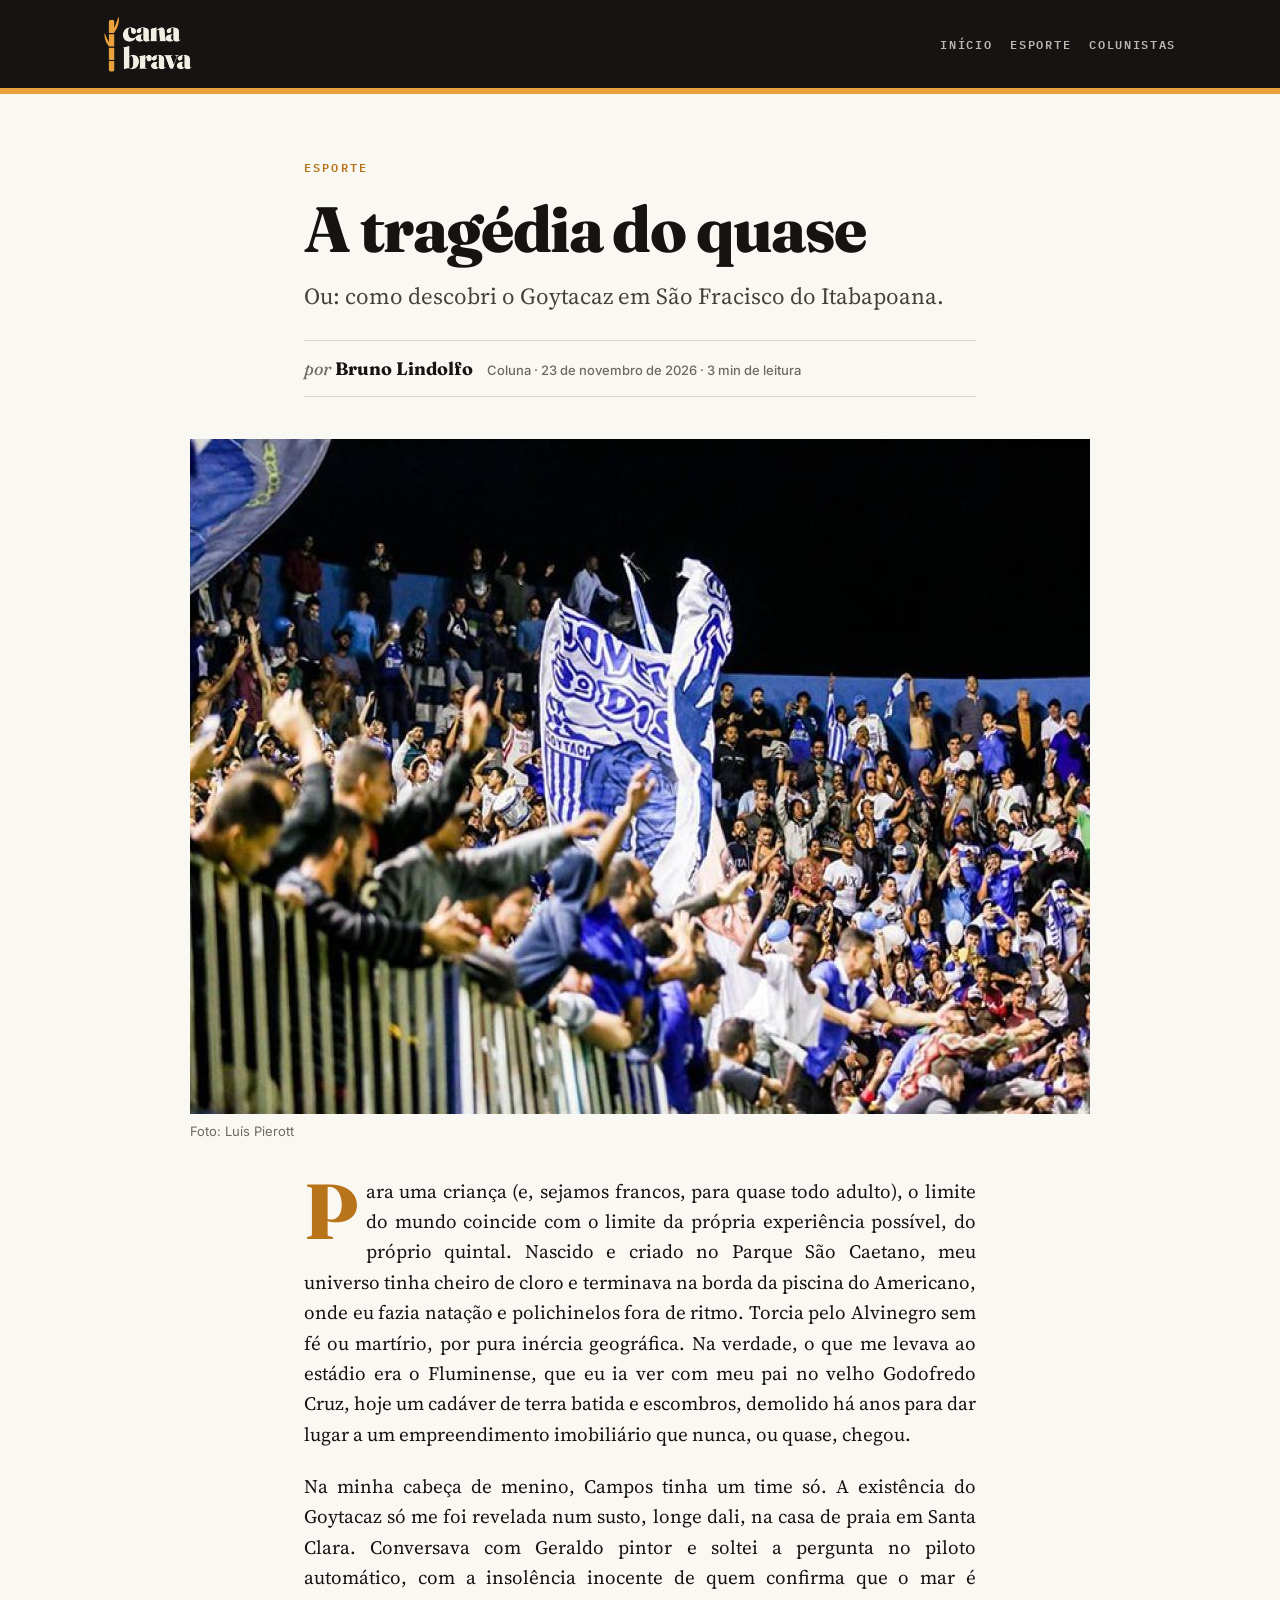
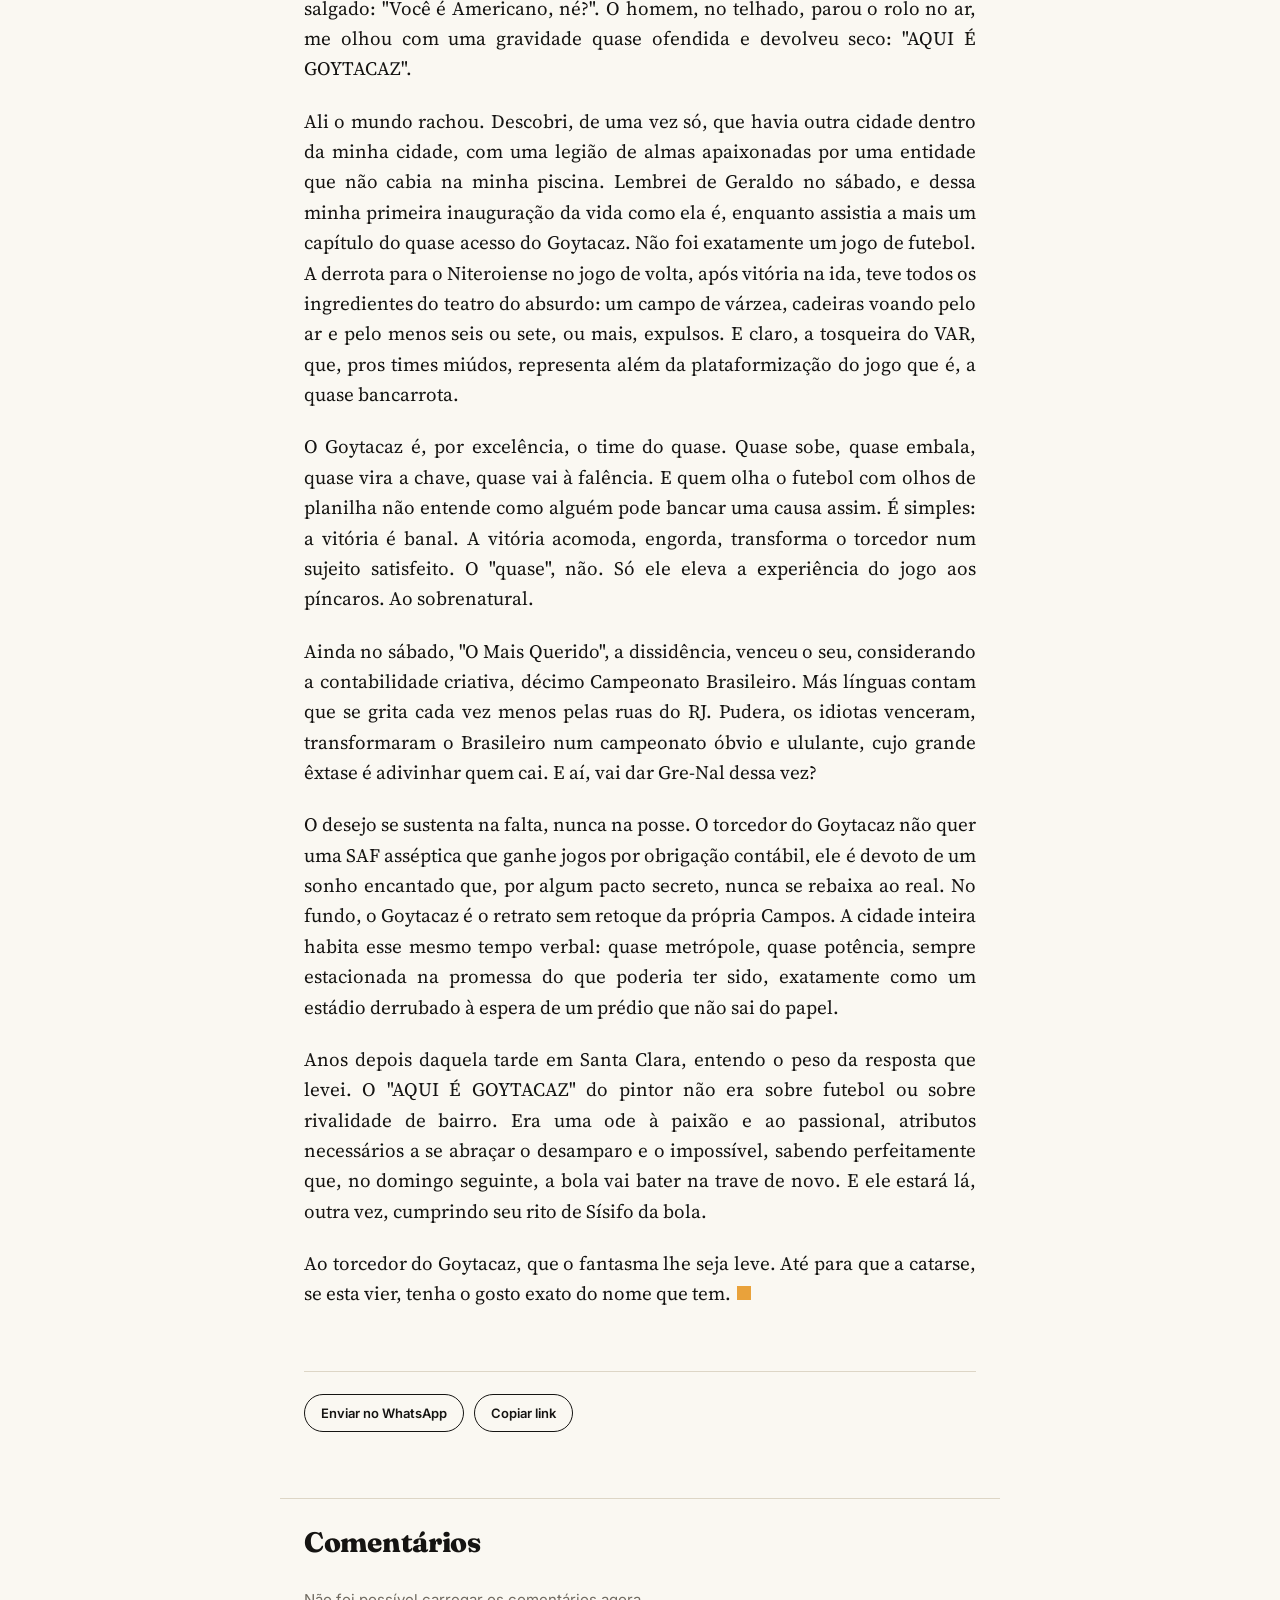
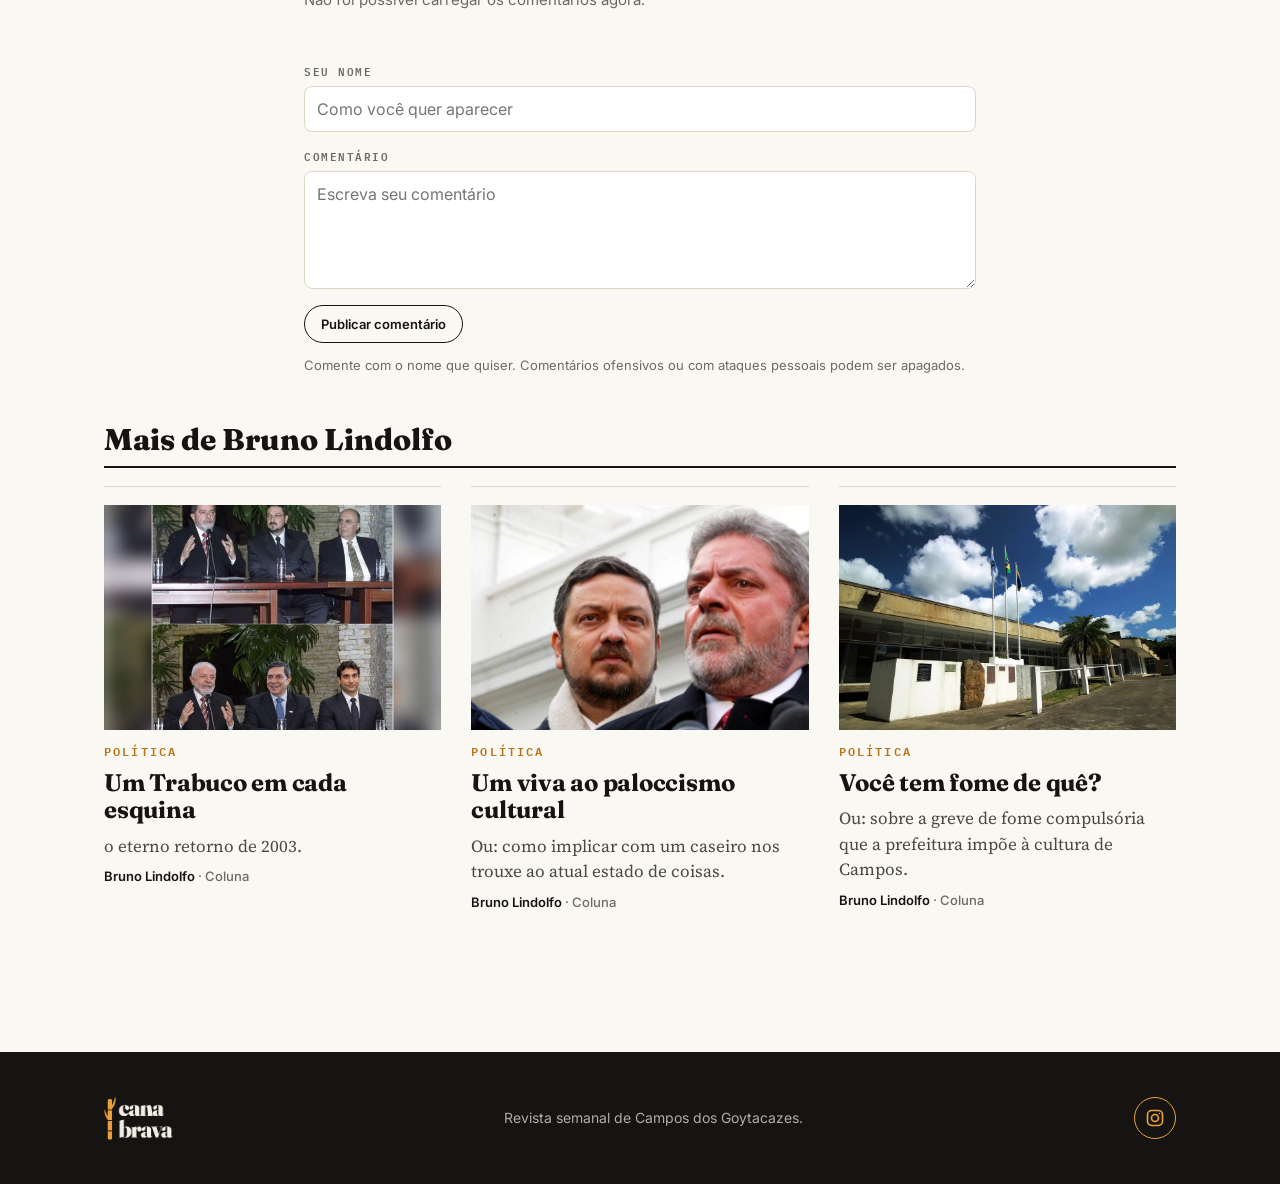
<file: artigos/a-tragedia-do-quase/index.html>
<!DOCTYPE html>
<html lang="pt-BR">
<head>
<meta charset="utf-8">
<meta name="viewport" content="width=device-width, initial-scale=1">
<title>A tragédia do quase — Cana Brava</title>
<meta name="description" content="Crônica de Bruno Lindolfo sobre o Goytacaz e a derrota para o Niteroiense na disputa pelo acesso, e o que o quase diz sobre Campos e sua torcida.">
<link rel="canonical" href="https://revistacanabrava.com.br/artigos/a-tragedia-do-quase/">
<meta property="og:type" content="article">
<meta property="og:site_name" content="Cana Brava">
<meta property="og:title" content="A tragédia do quase">
<meta property="og:description" content="Crônica de Bruno Lindolfo sobre o Goytacaz e a derrota para o Niteroiense na disputa pelo acesso, e o que o quase diz sobre Campos e sua torcida.">
<meta property="og:url" content="https://revistacanabrava.com.br/artigos/a-tragedia-do-quase/">
<meta property="og:image" content="https://revistacanabrava.com.br/artigos/a-tragedia-do-quase/capa-mwtc1crw.jpg">
<meta name="twitter:card" content="summary_large_image">
<meta name="author" content="Bruno Lindolfo">
<meta property="article:published_time" content="2026-11-23T13:59:42.572Z">
<meta property="og:locale" content="pt_BR">
<meta name="geo.region" content="BR-RJ">
<meta name="geo.placename" content="Campos dos Goytacazes">
<script type="application/ld+json">{"@context":"https://schema.org","@type":"NewsArticle","headline":"A tragédia do quase","description":"Crônica de Bruno Lindolfo sobre o Goytacaz e a derrota para o Niteroiense na disputa pelo acesso, e o que o quase diz sobre Campos e sua torcida.","inLanguage":"pt-BR","mainEntityOfPage":"https://revistacanabrava.com.br/artigos/a-tragedia-do-quase/","url":"https://revistacanabrava.com.br/artigos/a-tragedia-do-quase/","image":["https://revistacanabrava.com.br/artigos/a-tragedia-do-quase/capa-mwtc1crw.jpg"],"datePublished":"2026-11-23T13:59:42.572Z","dateModified":"2026-11-27T22:36:27.717Z","articleSection":"Esporte","author":[{"@type":"Person","name":"Bruno Lindolfo","url":"https://revistacanabrava.com.br/?autor=bruno-lindolfo"}],"publisher":{"@type":"NewsMediaOrganization","name":"Cana Brava","url":"https://revistacanabrava.com.br/","logo":{"@type":"ImageObject","url":"https://revistacanabrava.com.br/assets/icon-512.png"}},"contentLocation":{"@type":"Place","name":"Campos dos Goytacazes, RJ"}}</script>
<script data-goatcounter="https://revistacanabrava.goatcounter.com/count" async src="//gc.zgo.at/count.js"></script>
<link rel="icon" href="../../assets/favicon.png">
<link rel="apple-touch-icon" href="../../assets/icon-180.png">
<link rel="preconnect" href="https://fonts.googleapis.com">
<link href="https://fonts.googleapis.com/css2?family=Fraunces:ital,opsz,wght@0,9..144,400..900;1,9..144,400..900&family=Source+Serif+4:ital,opsz,wght@0,8..60,400..700;1,8..60,400..700&family=IBM+Plex+Mono:wght@500;600&family=Inter:wght@400;500;600&display=swap" rel="stylesheet">
<link rel="stylesheet" href="../../assets/style.css">
<style>
.comentarios{margin-top:56px;padding-top:28px;border-top:1px solid var(--linha,#ddd6c6)}
.comentarios .cm-tit{font:800 28px/1.1 var(--serif-tit,Georgia,serif);letter-spacing:-.01em;margin:0 0 20px}
.comentarios .cm-n{color:var(--mute,#777);font-weight:600}
.cm-lista{list-style:none;margin:0 0 32px;padding:0}
.cm-item{padding:16px 0;border-bottom:1px solid var(--linha,#ddd6c6)}
.cm-cab{display:flex;flex-wrap:wrap;align-items:baseline;gap:4px 12px;margin-bottom:6px}
.cm-cab b{font:600 15px var(--sans,system-ui,sans-serif);color:var(--tinta,#151412)}
.cm-cab time{font:500 12px var(--sans,system-ui,sans-serif);color:var(--mute,#777)}
.cm-item p{margin:0;font-size:17px;line-height:1.55;overflow-wrap:anywhere}
.cm-vazio{padding:12px 0;font:400 15px var(--sans,system-ui,sans-serif);color:var(--mute,#777)}
.cm-form{display:flex;flex-direction:column;gap:6px;font-family:var(--sans,system-ui,sans-serif)}
.cm-form label{font:600 11px var(--mono,monospace);letter-spacing:.14em;text-transform:uppercase;color:var(--mute,#777);margin-top:8px}
.cm-form input,.cm-form textarea{font:400 16px/1.5 var(--sans,system-ui,sans-serif);padding:10px 12px;border:1px solid var(--linha,#ccc);border-radius:8px;background:#fff;color:var(--tinta,#151412);width:100%;box-sizing:border-box}
.cm-form textarea{resize:vertical;min-height:110px}
.cm-form input:focus,.cm-form textarea:focus{outline:2px solid var(--cana,#e8c547);outline-offset:1px}
.cm-hp{position:absolute!important;left:-9999px!important;width:1px!important;height:1px!important;opacity:0}
.cm-acoes{display:flex;flex-wrap:wrap;align-items:center;gap:12px;margin-top:10px}
.cm-acoes .btn{width:auto}
.cm-st{font-size:14px;color:var(--mute,#777)}
.cm-st.erro{color:#b3261e}
.cm-aviso{font-size:13px;color:var(--mute,#777);margin:6px 0 0}
</style>
</head>
<body>
<header class="topo"><div class="wrap">
  <a class="marca" href="../../"><img src="../../assets/logo-light.png" alt="Cana Brava"></a>
  <nav><a href="../../">Início</a><a href="../../?editoria=esporte">Esporte</a><a href="../../colunistas/">Colunistas</a></nav>
</div></header>
<main>
<article>
  <header class="art-cab wrap estreito">
    <a class="rotulo" href="../../?editoria=esporte" style="text-decoration:none">Esporte</a>
    <h1>A tragédia do quase</h1>
    <p class="fina">Ou: como descobri o Goytacaz em São Fracisco do Itabapoana.</p>
    <div class="byline">
      <div class="autor-col" style="display:flex;flex-direction:column;gap:2px">
        <span class="autor"><em>por</em><a href="../../?autor=bruno-lindolfo">Bruno Lindolfo</a></span>
        
      </div>
      <span class="meta">Coluna · 23 de novembro de 2026 · 3 min de leitura</span>
    </div>
  </header>
  <figure class="art-capa wrap"><div style="display:grid;grid-template-columns:minmax(0,max-content);justify-content:center"><img src="capa-mwtc1crw.jpg" alt=""><figcaption style="width:0;min-width:100%">Foto: Luís Pierott</figcaption></div></figure>
  <div class="corpo wrap estreito">
<p>Para uma criança (e, sejamos francos, para quase todo adulto), o limite do mundo coincide com o limite da própria experiência possível, do próprio quintal. Nascido e criado no Parque São Caetano, meu universo tinha cheiro de cloro e terminava na borda da piscina do Americano, onde eu fazia natação e polichinelos fora de ritmo. Torcia pelo Alvinegro sem fé ou martírio, por pura inércia geográfica. Na verdade, o que me levava ao estádio era o Fluminense, que eu ia ver com meu pai no velho Godofredo Cruz, hoje um cadáver de terra batida e escombros, demolido há anos para dar lugar a um empreendimento imobiliário que nunca, ou quase, chegou.&nbsp;</p><p>Na minha cabeça de menino, Campos tinha um time só. A existência do Goytacaz só me foi revelada num susto, longe dali, na casa de praia em Santa Clara. Conversava com Geraldo pintor e soltei a pergunta no piloto automático, com a insolência inocente de quem confirma que o mar é salgado: "Você é Americano, né?". O homem, no telhado, parou o rolo no ar, me olhou com uma gravidade quase ofendida e devolveu seco: "AQUI É GOYTACAZ".&nbsp;</p><p>Ali o mundo rachou. Descobri, de uma vez só, que havia outra cidade dentro da minha cidade, com uma legião de almas apaixonadas por uma entidade que não cabia na minha piscina. Lembrei de Geraldo no sábado, e dessa minha primeira inauguração da vida como ela é, enquanto assistia a mais um capítulo do quase acesso do Goytacaz. Não foi exatamente um jogo de futebol. A derrota para o Niteroiense no jogo de volta, após vitória na ida, teve todos os ingredientes do teatro do absurdo: um campo de várzea, cadeiras voando pelo ar e pelo menos seis ou sete, ou mais, expulsos. E claro, a tosqueira do VAR, que, pros times miúdos, representa além da plataformização do jogo que é, a quase bancarrota.</p><p>O Goytacaz é, por excelência, o time do quase. Quase sobe, quase embala, quase vira a chave, quase vai à falência. E quem olha o futebol com olhos de planilha não entende como alguém pode bancar uma causa assim. É simples: a vitória é banal. A vitória acomoda, engorda, transforma o torcedor num sujeito satisfeito. O "quase", não. Só ele eleva a experiência do jogo aos píncaros. Ao sobrenatural.</p><p>Ainda no sábado, "O Mais Querido", a dissidência, venceu o seu, considerando a contabilidade criativa, décimo Campeonato Brasileiro. Más línguas contam que se grita cada vez menos pelas ruas do RJ. Pudera, os idiotas venceram, transformaram o Brasileiro num campeonato óbvio e ululante, cujo grande êxtase é adivinhar quem cai. E aí, vai dar Gre-Nal dessa vez?</p><p>O desejo se sustenta na falta, nunca na posse. O torcedor do Goytacaz não quer uma SAF asséptica que ganhe jogos por obrigação contábil, ele é devoto de um sonho encantado que, por algum pacto secreto, nunca se rebaixa ao real. No fundo, o Goytacaz é o retrato sem retoque da própria Campos. A cidade inteira habita esse mesmo tempo verbal: quase metrópole, quase potência, sempre estacionada na promessa do que poderia ter sido, exatamente como um estádio derrubado à espera de um prédio que não sai do papel.</p><p>Anos depois daquela tarde em Santa Clara, entendo o peso da resposta que levei. O "AQUI É GOYTACAZ" do pintor não era sobre futebol ou sobre rivalidade de bairro. Era uma ode à paixão e ao passional, atributos necessários a se abraçar o desamparo e o impossível, sabendo perfeitamente que, no domingo seguinte, a bola vai bater na trave de novo. E ele estará lá, outra vez, cumprindo seu rito de Sísifo da bola.</p><p>Ao torcedor do Goytacaz, que o fantasma lhe seja leve. Até para que a catarse, se esta vier, tenha o gosto exato do nome que tem.<span class="fim"></span></p>
  </div>
  <div class="wrap estreito">
    <div class="compartilhar">
      <a class="btn" id="zap" href="https://wa.me/?text=A%20trag%C3%A9dia%20do%20quase%20https%3A%2F%2Frevistacanabrava.com.br%2Fartigos%2Fa-tragedia-do-quase%2F" target="_blank" rel="noopener">Enviar no WhatsApp</a>
      <button class="btn" id="copiar" type="button">Copiar link</button>
    </div>
  </div>
</article>
<section class="comentarios wrap estreito" id="comentarios" aria-labelledby="cmTit">
  <h2 class="cm-tit" id="cmTit">Comentários <span class="cm-n"></span></h2>
  <ol class="cm-lista"><li class="cm-vazio">Carregando comentários…</li></ol>
  <form class="cm-form" novalidate>
    <label for="cmNome">Seu nome</label>
    <input id="cmNome" name="nome" maxlength="60" placeholder="Como você quer aparecer" autocomplete="nickname">
    <label for="cmTexto">Comentário</label>
    <textarea id="cmTexto" name="texto" rows="4" maxlength="3000" placeholder="Escreva seu comentário"></textarea>
    <input class="cm-hp" name="site" tabindex="-1" autocomplete="off" aria-hidden="true">
    <div class="cm-acoes"><button class="btn" type="submit">Publicar comentário</button><span class="cm-st" role="status" aria-live="polite"></span></div>
    <p class="cm-aviso">Comente com o nome que quiser. Comentários ofensivos ou com ataques pessoais podem ser apagados.</p>
  </form>
</section>
<section class="wrap mais" id="mais"></section>
</main>
<footer class="rodape"><div class="wrap">
  <img src="../../assets/logo-light.png" alt="Cana Brava">
  <div>Revista semanal de Campos dos Goytacazes.</div>
  <a class="rodape-ig" href="https://www.instagram.com/revistacanabrava/" target="_blank" rel="noopener" aria-label="Instagram da Cana Brava" title="@revistacanabrava no Instagram" style="display:inline-flex;align-items:center;justify-content:center;width:42px;height:42px;border:1.5px solid currentColor;border-radius:50%;color:var(--cana);flex:none"><svg viewBox="0 0 24 24" width="20" height="20" fill="none" stroke="currentColor" stroke-width="2" stroke-linecap="round" stroke-linejoin="round" aria-hidden="true"><rect x="3" y="3" width="18" height="18" rx="5"/><circle cx="12" cy="12" r="4.2"/><circle cx="17.4" cy="6.6" r="1" fill="currentColor" stroke="none"/></svg></a>
</div></footer>
<script>
(function(){
var c=document.querySelector('.corpo');
var temTexto=function(x){return x&&x.tagName==='P'&&(x.textContent||'').trim().length>0};
var modoFim="manual";
if(!c.querySelector('.fim')&&modoFim!=='nenhum'){
var filhos=[].slice.call(c.children),alvo=null;
var hrs=filhos.filter(function(x){return x.tagName==='HR'});var ultHr=hrs[hrs.length-1];
if(ultHr){var i=filhos.indexOf(ultHr);
  var ehNota=function(x){var t=(x.textContent||'').trim().toLowerCase();return x.tagName==='UL'||x.tagName==='OL'||['fontes','notas','referências','referencias','bibliografia'].some(function(k){return t.indexOf(k)===0})};
  if(filhos.slice(i+1).some(ehNota)){var antes=filhos.slice(0,i).filter(temTexto);alvo=antes[antes.length-1]||null}}
if(!alvo){var ps=[].slice.call(c.querySelectorAll('p')).filter(function(x){return (x.textContent||'').trim().length>0});alvo=ps[ps.length-1]||null}
if(alvo){var f=document.createElement('span');f.className='fim';alvo.appendChild(f)}
}
document.getElementById('copiar').onclick=function(){var b=this;try{navigator.clipboard.writeText(location.href.split('#')[0]).then(function(){b.textContent='Link copiado'})}catch(e){}};
var esc=function(s){return String(s==null?'':s).replace(/[&<>"']/g,function(c){return{'&':'&amp;','<':'&lt;','>':'&gt;','"':'&quot;',"'":'&#39;'}[c]})};
fetch('../../data/artigos.json',{cache:'no-cache'}).then(function(r){return r.json()}).then(function(l){
  var eu="a-tragedia-do-quase",autor="bruno-lindolfo";
  var m=l.filter(function(x){return x.autorSlug===autor&&x.slug!==eu}).slice(0,3),tit='Mais de '+"Bruno Lindolfo";
  if(!m.length){m=l.filter(function(x){return x.slug!==eu}).slice(0,3);tit='Leia também'}
  if(!m.length)return;
  document.getElementById('mais').innerHTML='<div class="secao-tit"><h2>'+esc(tit)+'</h2></div><div class="grade">'+m.map(function(x){
    return '<a class="card" href="../'+encodeURIComponent(x.slug)+'/">'+(x.capa?'<div class="img" style="background-image:url(\'../'+encodeURIComponent(x.slug)+'/'+esc(x.capa)+'\')"></div>':'')+'<span class="rotulo">'+esc(x.editoria)+'</span><h3>'+esc(x.titulo)+'</h3>'+(x.linhaFina?'<p>'+esc(x.linhaFina)+'</p>':'')+'<span class="meta"><b>'+esc(x.autor)+'</b> · '+esc(x.genero)+'</span></a>'}).join('')+'</div>';
}).catch(function(){});
})();
</script>
<script>(function cbComentarios(SB,artigo){
  var box=document.getElementById('comentarios');if(!box)return;
  var api=SB.url.replace(/\/+$/,'')+'/rest/v1/comentarios';
  var H={'apikey':SB.key};if(/^eyJ/.test(SB.key))H.Authorization='Bearer '+SB.key;
  var esc=function(s){return String(s==null?'':s).replace(/[&<>"']/g,function(c){return{'&':'&amp;','<':'&lt;','>':'&gt;','"':'&quot;',"'":'&#39;'}[c]})};
  var lista=box.querySelector('.cm-lista'),n=box.querySelector('.cm-n'),form=box.querySelector('form'),st=box.querySelector('.cm-st'),bt=form.querySelector('button');
  var nome=form.elements.nome,texto=form.elements.texto,itens=[],ultimo=0;
  try{nome.value=localStorage.getItem('cb-nome-comentario')||''}catch(e){}
  var quando=function(iso){try{var d=new Date(iso);return d.toLocaleDateString('pt-BR',{day:'numeric',month:'long',year:'numeric'})+' às '+d.toLocaleTimeString('pt-BR',{hour:'2-digit',minute:'2-digit'})}catch(e){return''}};
  var aviso=function(m,erro){st.textContent=m;st.className='cm-st'+(erro?' erro':'')};
  function desenhar(){
    n.textContent=itens.length?'('+itens.length+')':'';
    lista.innerHTML=itens.length?itens.map(function(c){return '<li class="cm-item"><div class="cm-cab"><b>'+esc(c.nome)+'</b><time datetime="'+esc(c.criado_em)+'">'+esc(quando(c.criado_em))+'</time></div><p>'+esc(c.texto).replace(/\n/g,'<br>')+'</p></li>'}).join(''):'<li class="cm-vazio">Ninguém comentou ainda. Seja a primeira pessoa.</li>';
  }
  fetch(api+'?select=id,nome,texto,criado_em&artigo=eq.'+encodeURIComponent(artigo)+'&order=criado_em.asc&limit=1000',{headers:H,cache:'no-store'})
    .then(function(r){if(!r.ok)throw 0;return r.json()}).then(function(l){itens=l||[];desenhar()})
    .catch(function(){lista.innerHTML='<li class="cm-vazio">Não foi possível carregar os comentários agora.</li>'});
  form.addEventListener('submit',function(ev){
    ev.preventDefault();
    if(form.elements.site.value)return;
    var nm=nome.value.replace(/\s+/g,' ').trim(),tx=texto.value.replace(/\r/g,'').replace(/\n{3,}/g,'\n\n').trim();
    if(!nm){aviso('Escreva um nome.',1);nome.focus();return}
    if(!tx){aviso('Escreva o comentário.',1);texto.focus();return}
    if(Date.now()-ultimo<20000){aviso('Espere alguns segundos antes de comentar de novo.',1);return}
    bt.disabled=true;aviso('Enviando…');
    var h={'Content-Type':'application/json','Prefer':'return=representation'};for(var k in H)h[k]=H[k];
    fetch(api,{method:'POST',headers:h,body:JSON.stringify({artigo:artigo,nome:nm.slice(0,60),texto:tx.slice(0,3000)})})
      .then(function(r){if(!r.ok)throw 0;return r.json()}).then(function(l){
        ultimo=Date.now();try{localStorage.setItem('cb-nome-comentario',nm)}catch(e){}
        if(l&&l[0])itens.push(l[0]);desenhar();texto.value='';aviso('Comentário publicado. Obrigado!');
        var u=lista.lastElementChild;if(u&&u.scrollIntoView)u.scrollIntoView({behavior:'smooth',block:'nearest'});
      }).catch(function(){aviso('Não consegui publicar. Tente de novo em instantes.',1)})
      .then(function(){bt.disabled=false});
  });
})({"url":"https://bvqgfbsppoqobshzqnqf.supabase.co","key":"sb_publishable_lwWDm2O-GLirIlruxP-5-Q_zzMBnOqk"},"a-tragedia-do-quase");</script>
</body>
</html>
</file>
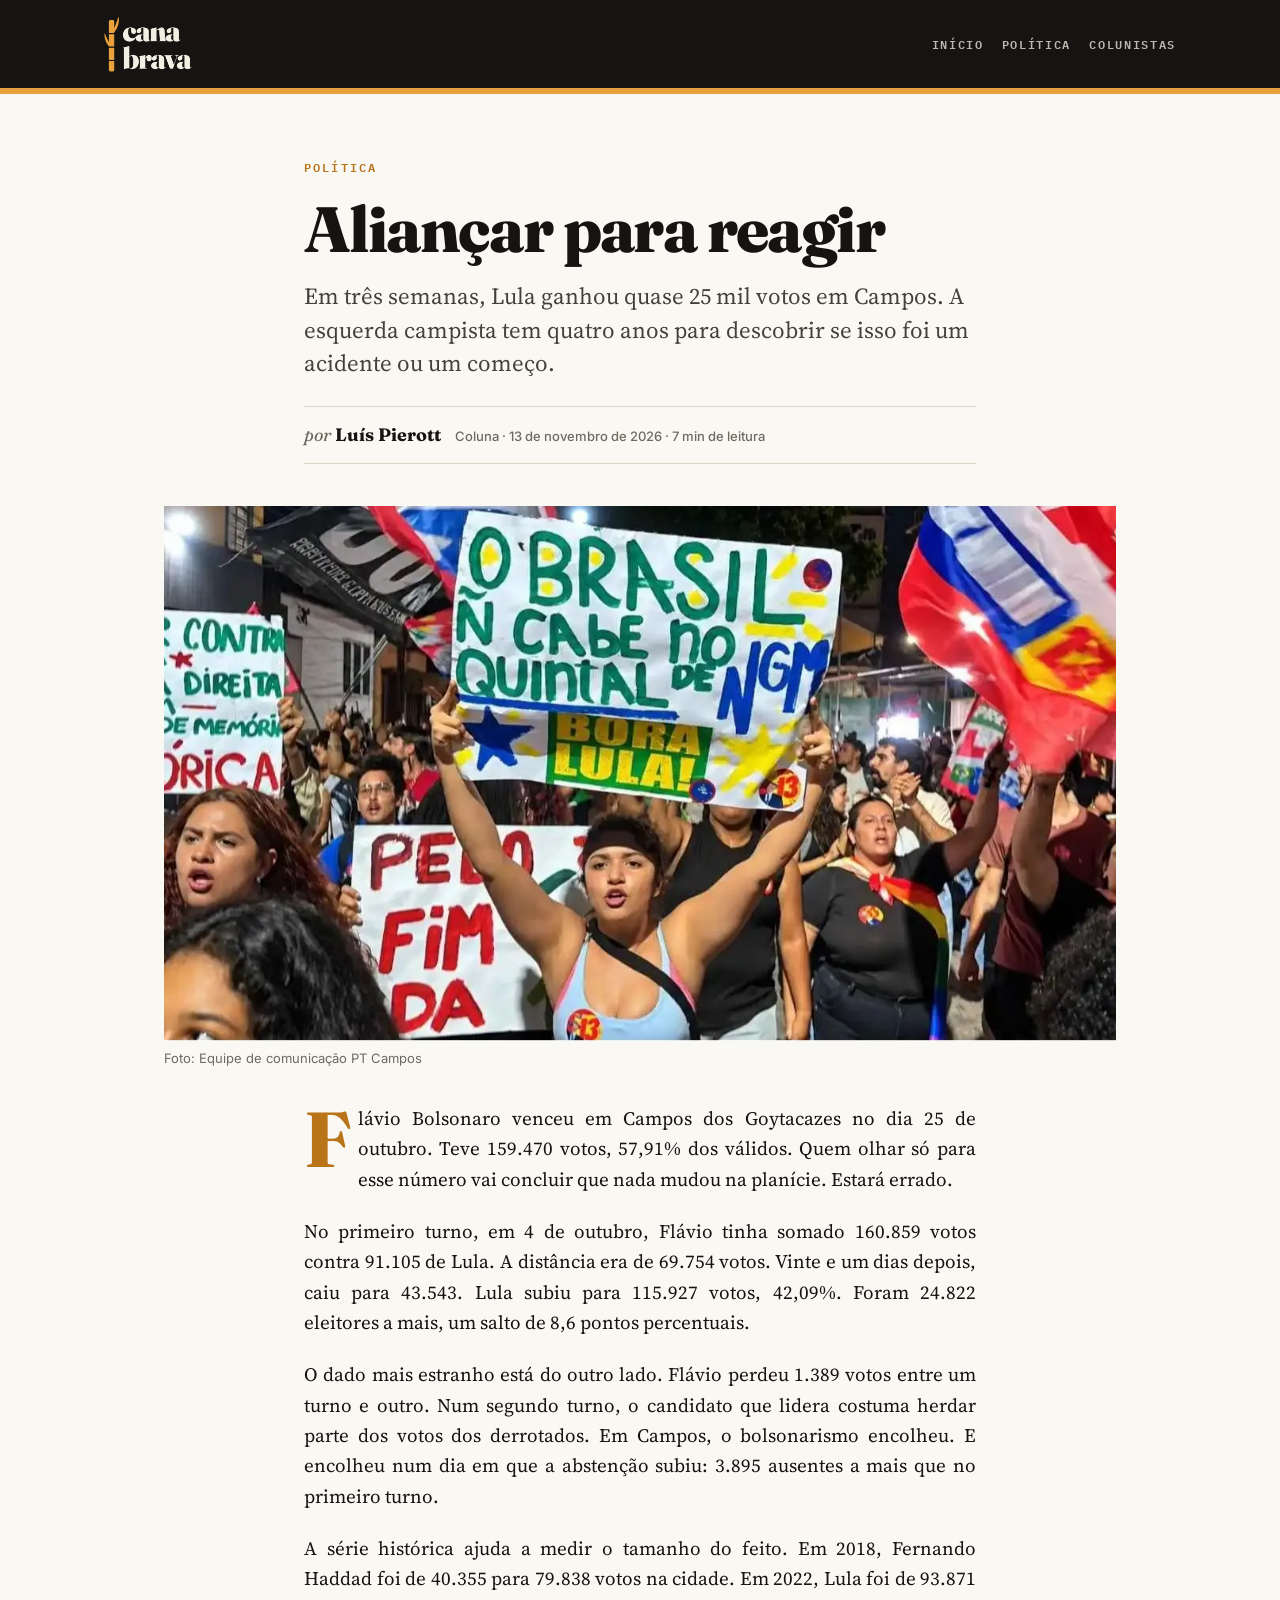
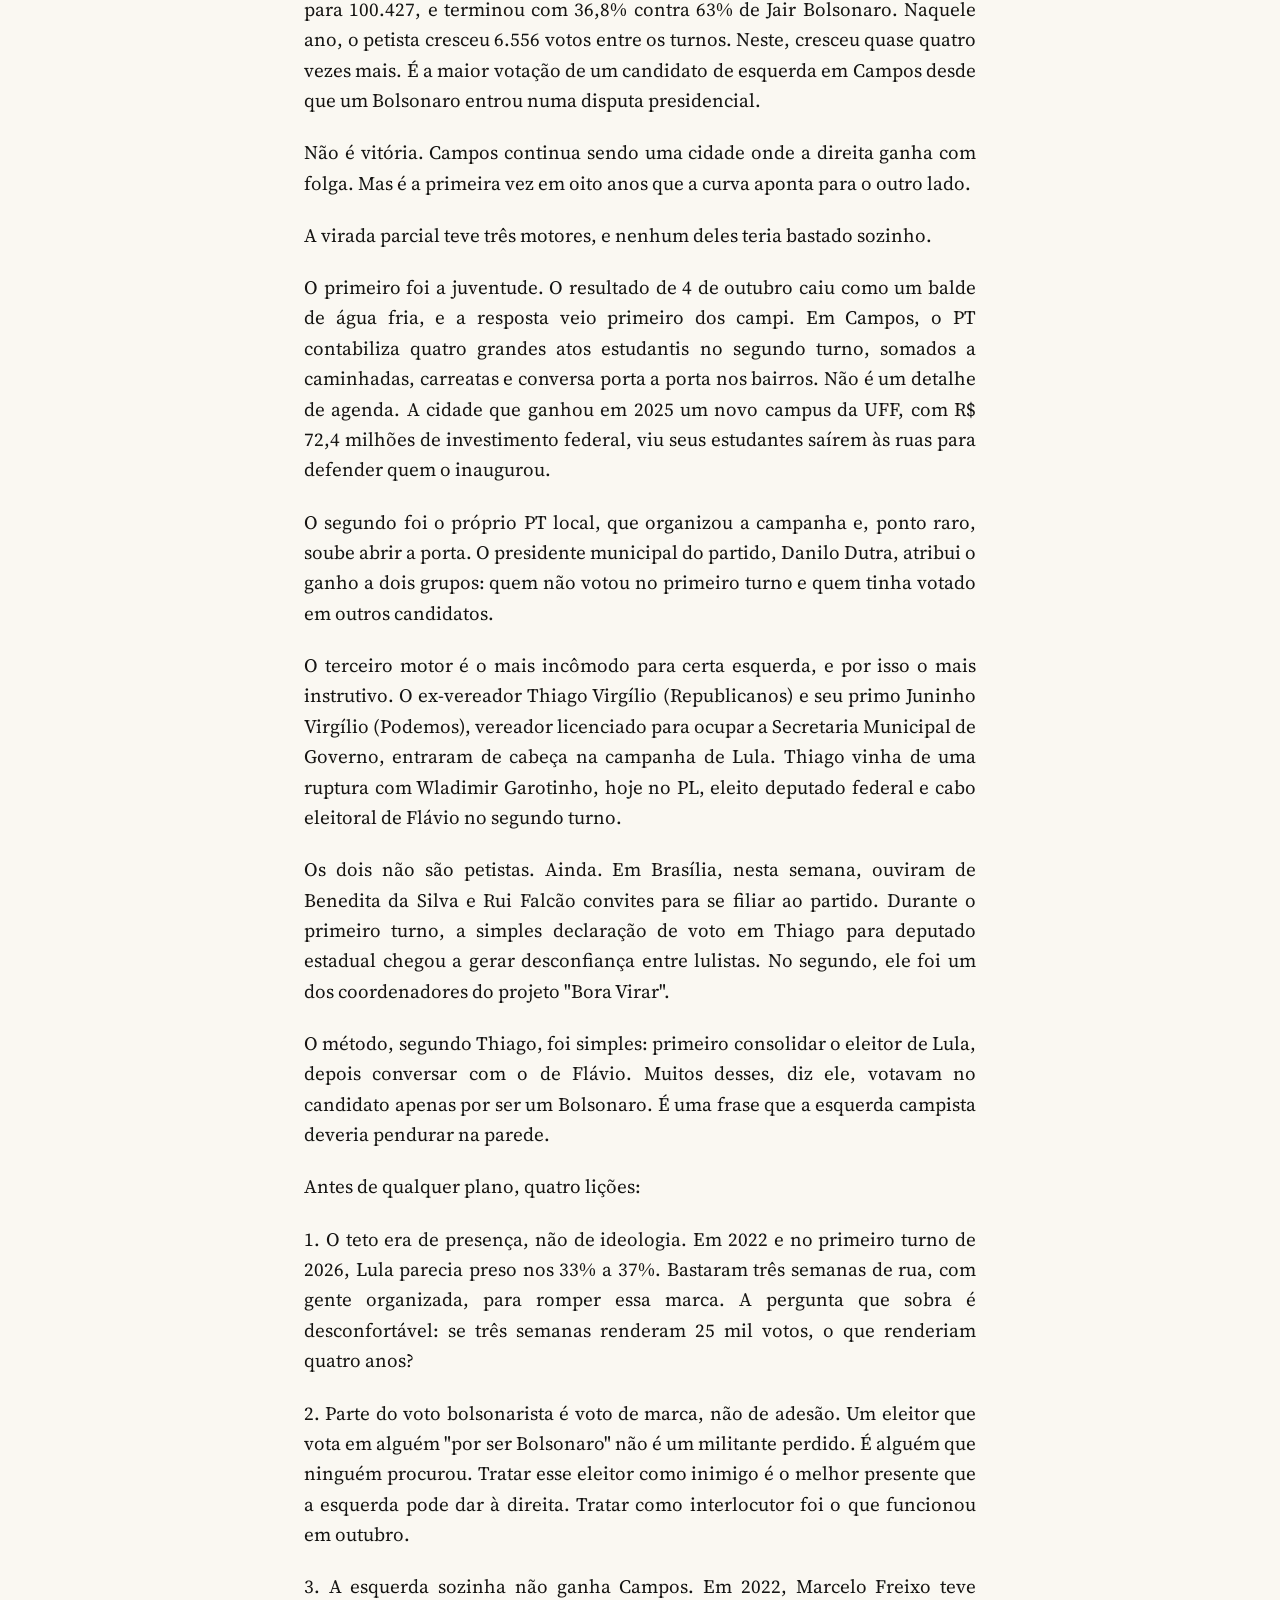
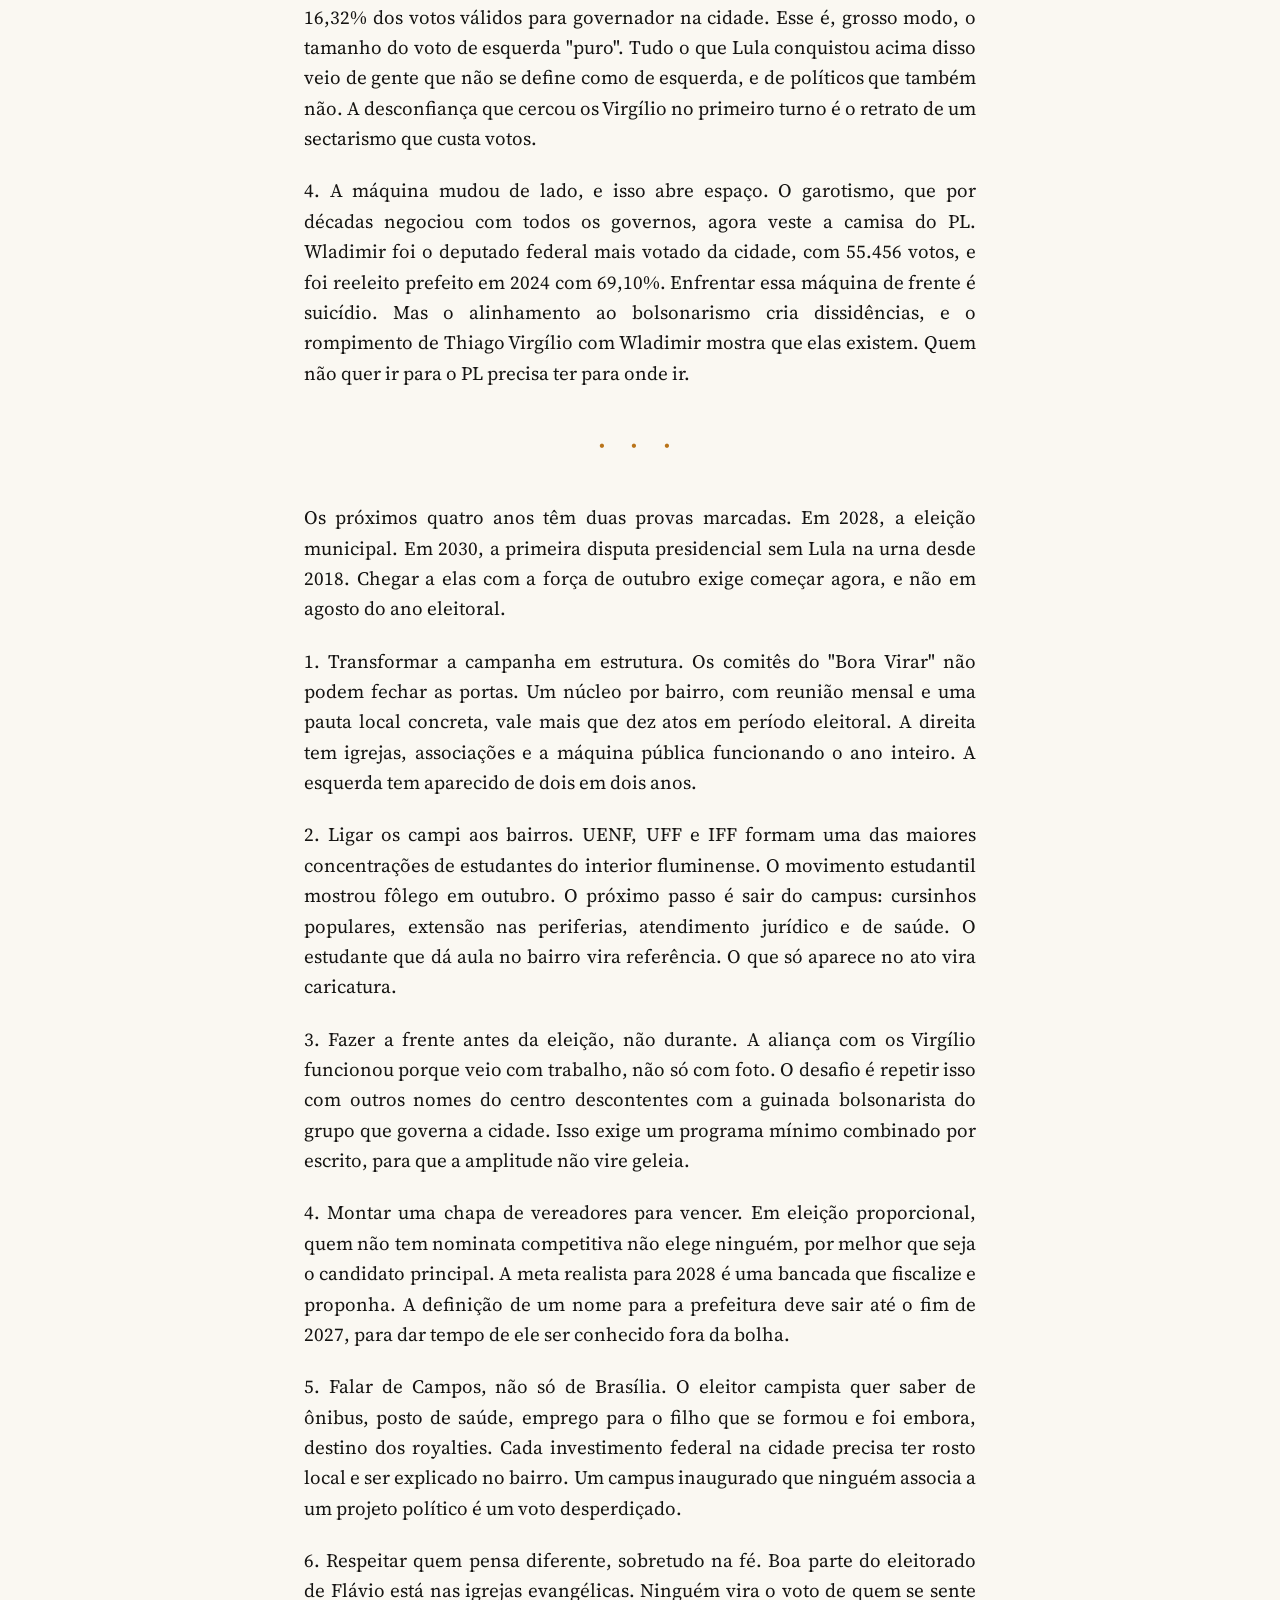
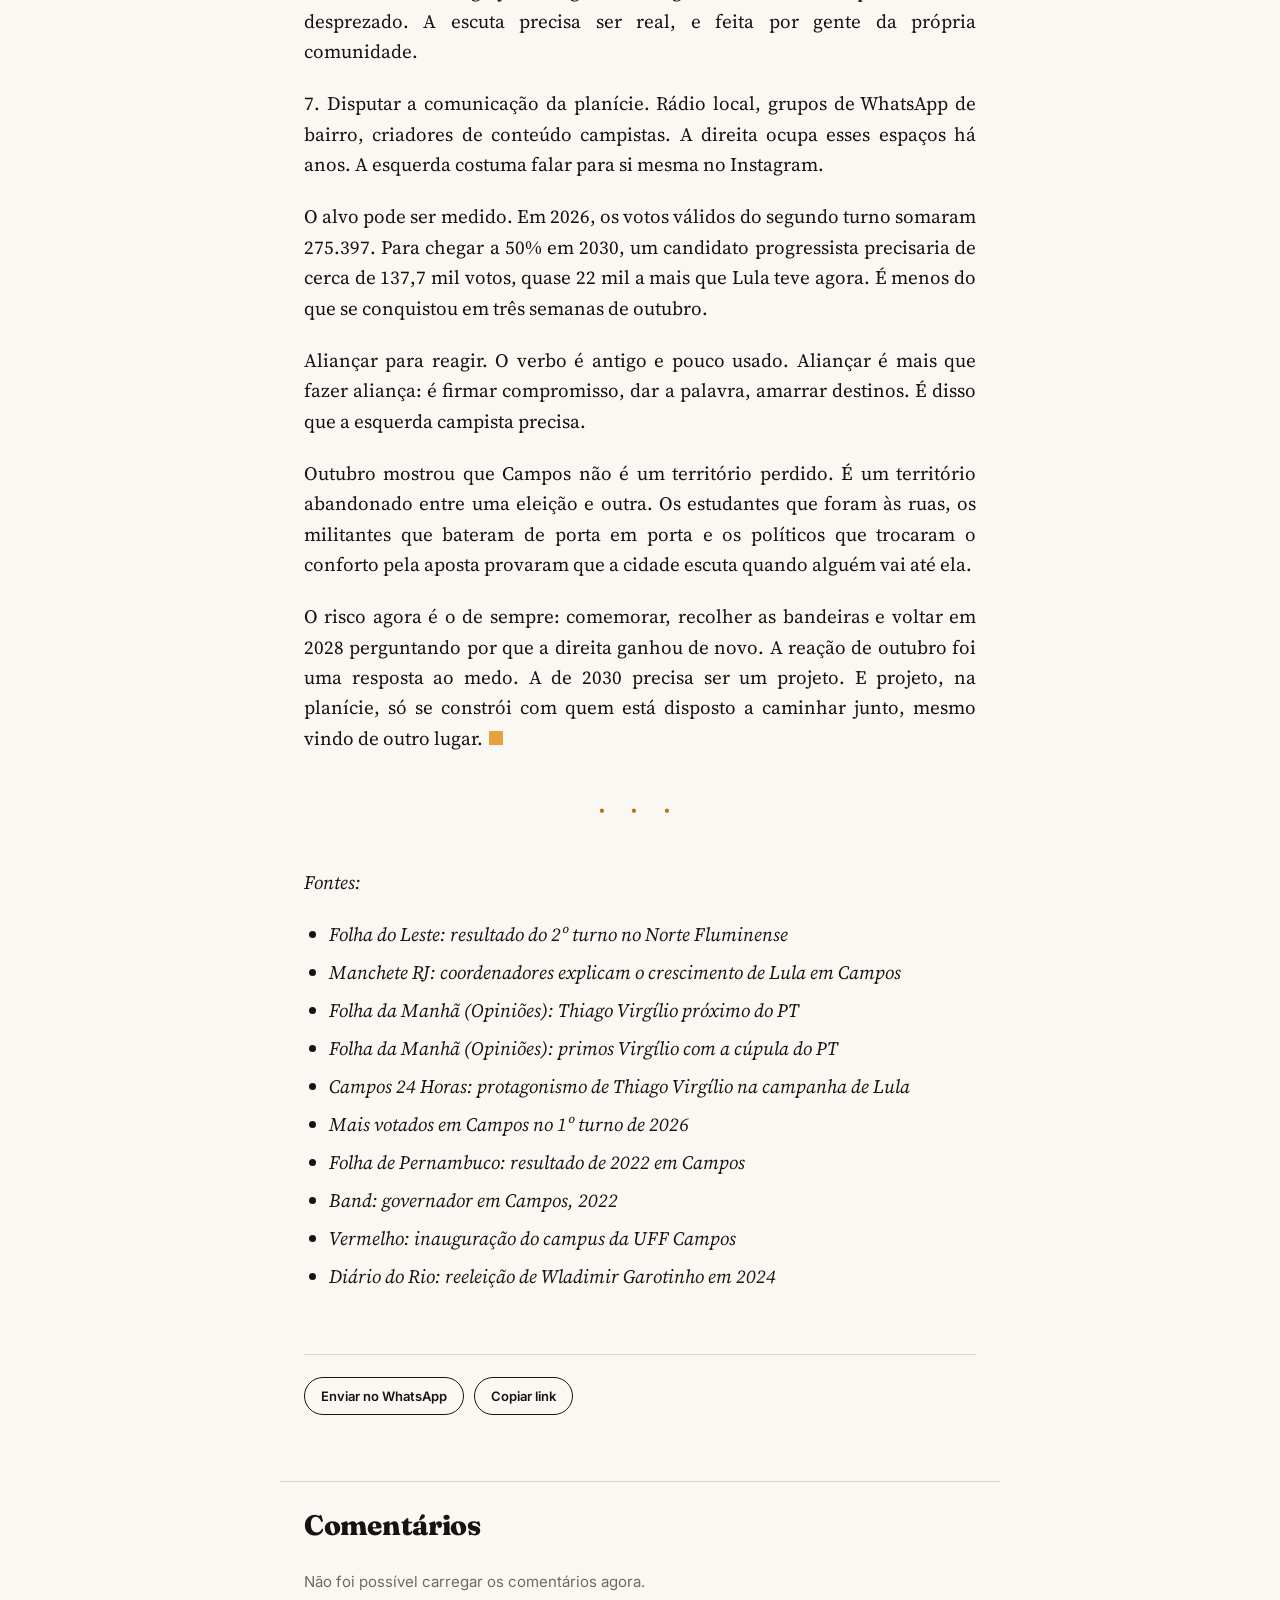
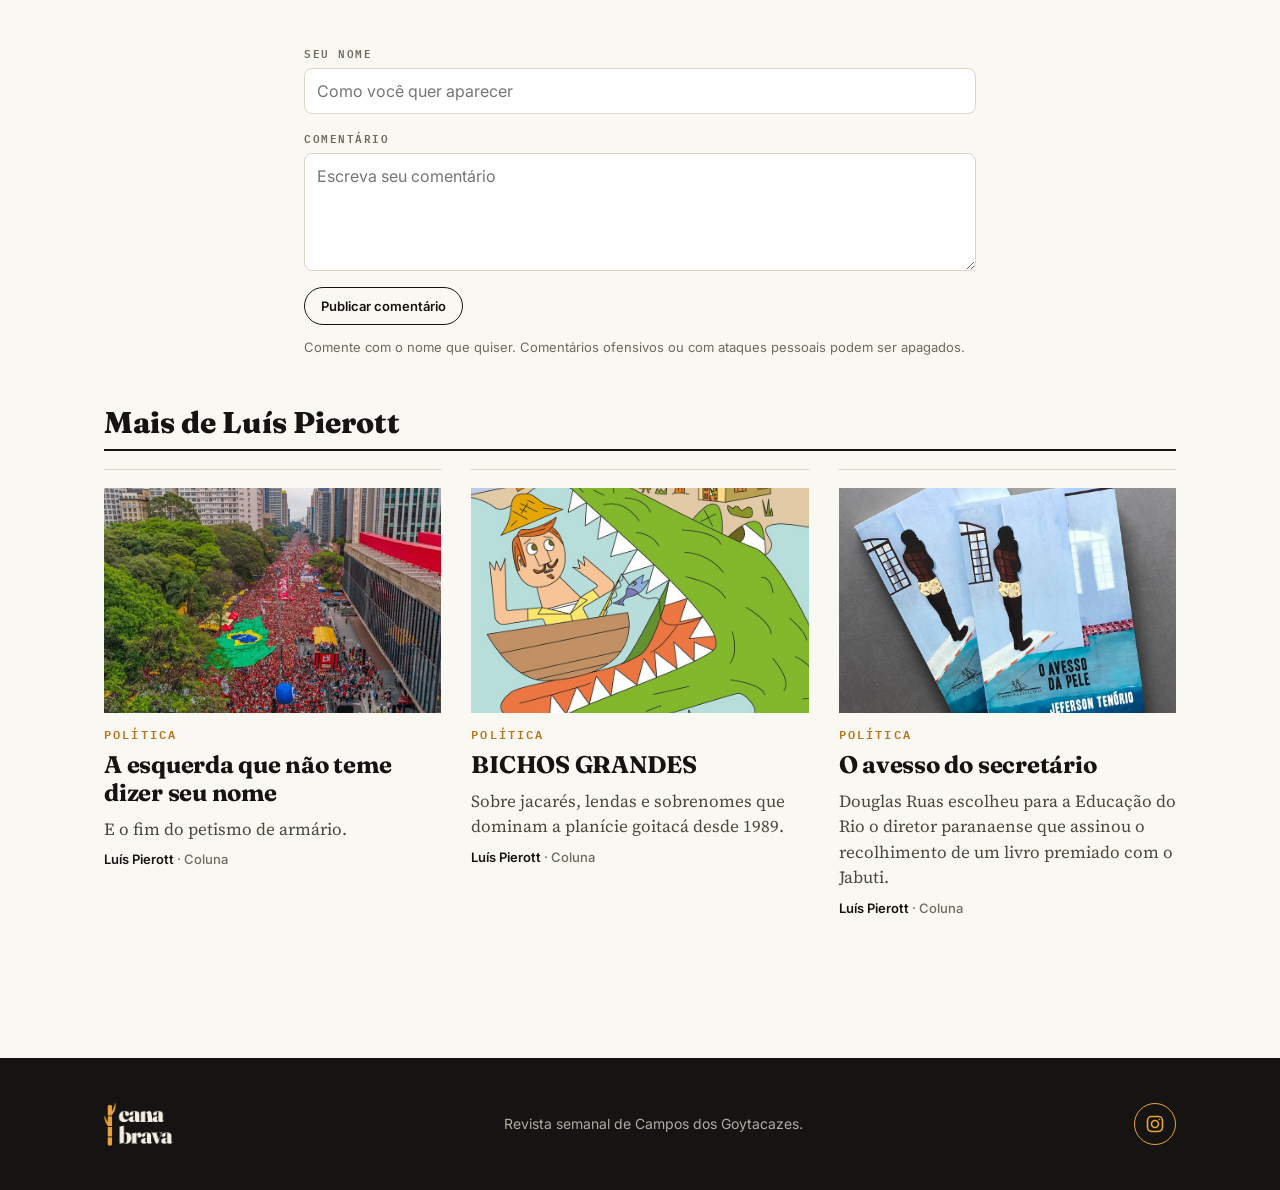
<file: artigos/aliancar-para-reagir/index.html>
<!DOCTYPE html>
<html lang="pt-BR">
<head>
<meta charset="utf-8">
<meta name="viewport" content="width=device-width, initial-scale=1">
<title>Aliançar para reagir — Cana Brava</title>
<meta name="description" content="Lula ganhou quase 25 mil votos em Campos dos Goytacazes no 2º turno. A análise trata da aliança com os Virgílio e do que a esquerda precisa fazer até 2028.">
<link rel="canonical" href="https://revistacanabrava.com.br/artigos/aliancar-para-reagir/">
<meta property="og:type" content="article">
<meta property="og:site_name" content="Cana Brava">
<meta property="og:title" content="Aliançar para reagir">
<meta property="og:description" content="Lula ganhou quase 25 mil votos em Campos dos Goytacazes no 2º turno. A análise trata da aliança com os Virgílio e do que a esquerda precisa fazer até 2028.">
<meta property="og:url" content="https://revistacanabrava.com.br/artigos/aliancar-para-reagir/">
<meta property="og:image" content="https://revistacanabrava.com.br/artigos/aliancar-para-reagir/capa-mwfim2dp.jpg">
<meta name="twitter:card" content="summary_large_image">
<meta name="author" content="Luís Pierott">
<meta property="article:published_time" content="2026-11-13T21:55:00.109Z">
<meta property="og:locale" content="pt_BR">
<meta name="geo.region" content="BR-RJ">
<meta name="geo.placename" content="Campos dos Goytacazes">
<script type="application/ld+json">{"@context":"https://schema.org","@type":"NewsArticle","headline":"Aliançar para reagir","description":"Lula ganhou quase 25 mil votos em Campos dos Goytacazes no 2º turno. A análise trata da aliança com os Virgílio e do que a esquerda precisa fazer até 2028.","inLanguage":"pt-BR","mainEntityOfPage":"https://revistacanabrava.com.br/artigos/aliancar-para-reagir/","url":"https://revistacanabrava.com.br/artigos/aliancar-para-reagir/","image":["https://revistacanabrava.com.br/artigos/aliancar-para-reagir/capa-mwfim2dp.jpg"],"datePublished":"2026-11-13T21:55:00.109Z","dateModified":"2026-11-27T22:33:34.994Z","articleSection":"Política","author":[{"@type":"Person","name":"Luís Pierott","url":"https://revistacanabrava.com.br/?autor=luis-pierott"}],"publisher":{"@type":"NewsMediaOrganization","name":"Cana Brava","url":"https://revistacanabrava.com.br/","logo":{"@type":"ImageObject","url":"https://revistacanabrava.com.br/assets/icon-512.png"}},"contentLocation":{"@type":"Place","name":"Campos dos Goytacazes, RJ"}}</script>
<script data-goatcounter="https://revistacanabrava.goatcounter.com/count" async src="//gc.zgo.at/count.js"></script>
<link rel="icon" href="../../assets/favicon.png">
<link rel="apple-touch-icon" href="../../assets/icon-180.png">
<link rel="preconnect" href="https://fonts.googleapis.com">
<link href="https://fonts.googleapis.com/css2?family=Fraunces:ital,opsz,wght@0,9..144,400..900;1,9..144,400..900&family=Source+Serif+4:ital,opsz,wght@0,8..60,400..700;1,8..60,400..700&family=IBM+Plex+Mono:wght@500;600&family=Inter:wght@400;500;600&display=swap" rel="stylesheet">
<link rel="stylesheet" href="../../assets/style.css">
<style>
.comentarios{margin-top:56px;padding-top:28px;border-top:1px solid var(--linha,#ddd6c6)}
.comentarios .cm-tit{font:800 28px/1.1 var(--serif-tit,Georgia,serif);letter-spacing:-.01em;margin:0 0 20px}
.comentarios .cm-n{color:var(--mute,#777);font-weight:600}
.cm-lista{list-style:none;margin:0 0 32px;padding:0}
.cm-item{padding:16px 0;border-bottom:1px solid var(--linha,#ddd6c6)}
.cm-cab{display:flex;flex-wrap:wrap;align-items:baseline;gap:4px 12px;margin-bottom:6px}
.cm-cab b{font:600 15px var(--sans,system-ui,sans-serif);color:var(--tinta,#151412)}
.cm-cab time{font:500 12px var(--sans,system-ui,sans-serif);color:var(--mute,#777)}
.cm-item p{margin:0;font-size:17px;line-height:1.55;overflow-wrap:anywhere}
.cm-vazio{padding:12px 0;font:400 15px var(--sans,system-ui,sans-serif);color:var(--mute,#777)}
.cm-form{display:flex;flex-direction:column;gap:6px;font-family:var(--sans,system-ui,sans-serif)}
.cm-form label{font:600 11px var(--mono,monospace);letter-spacing:.14em;text-transform:uppercase;color:var(--mute,#777);margin-top:8px}
.cm-form input,.cm-form textarea{font:400 16px/1.5 var(--sans,system-ui,sans-serif);padding:10px 12px;border:1px solid var(--linha,#ccc);border-radius:8px;background:#fff;color:var(--tinta,#151412);width:100%;box-sizing:border-box}
.cm-form textarea{resize:vertical;min-height:110px}
.cm-form input:focus,.cm-form textarea:focus{outline:2px solid var(--cana,#e8c547);outline-offset:1px}
.cm-hp{position:absolute!important;left:-9999px!important;width:1px!important;height:1px!important;opacity:0}
.cm-acoes{display:flex;flex-wrap:wrap;align-items:center;gap:12px;margin-top:10px}
.cm-acoes .btn{width:auto}
.cm-st{font-size:14px;color:var(--mute,#777)}
.cm-st.erro{color:#b3261e}
.cm-aviso{font-size:13px;color:var(--mute,#777);margin:6px 0 0}
</style>
</head>
<body>
<header class="topo"><div class="wrap">
  <a class="marca" href="../../"><img src="../../assets/logo-light.png" alt="Cana Brava"></a>
  <nav><a href="../../">Início</a><a href="../../?editoria=politica">Política</a><a href="../../colunistas/">Colunistas</a></nav>
</div></header>
<main>
<article>
  <header class="art-cab wrap estreito">
    <a class="rotulo" href="../../?editoria=politica" style="text-decoration:none">Política</a>
    <h1>Aliançar para reagir</h1>
    <p class="fina">Em três semanas, Lula ganhou quase 25 mil votos em Campos. A esquerda campista tem quatro anos para descobrir se isso foi um acidente ou um começo.</p>
    <div class="byline">
      <div class="autor-col" style="display:flex;flex-direction:column;gap:2px">
        <span class="autor"><em>por</em><a href="../../?autor=luis-pierott">Luís Pierott</a></span>
        
      </div>
      <span class="meta">Coluna · 13 de novembro de 2026 · 7 min de leitura</span>
    </div>
  </header>
  <figure class="art-capa wrap"><div style="display:grid;grid-template-columns:minmax(0,max-content);justify-content:center"><img src="capa-mwfim2dp.jpg" alt=""><figcaption style="width:0;min-width:100%">Foto: Equipe de comunicação PT Campos</figcaption></div></figure>
  <div class="corpo wrap estreito">
<p>Flávio Bolsonaro venceu em Campos dos Goytacazes no dia 25 de outubro. Teve 159.470 votos, 57,91% dos válidos. Quem olhar só para esse número vai concluir que nada mudou na planície. Estará errado.</p><p>No primeiro turno, em 4 de outubro, Flávio tinha somado 160.859 votos contra 91.105 de Lula. A distância era de 69.754 votos. Vinte e um dias depois, caiu para 43.543. Lula subiu para 115.927 votos, 42,09%. Foram 24.822 eleitores a mais, um salto de 8,6 pontos percentuais.</p><p>O dado mais estranho está do outro lado. Flávio perdeu 1.389 votos entre um turno e outro. Num segundo turno, o candidato que lidera costuma herdar parte dos votos dos derrotados. Em Campos, o bolsonarismo encolheu. E encolheu num dia em que a abstenção subiu: 3.895 ausentes a mais que no primeiro turno.</p><p>A série histórica ajuda a medir o tamanho do feito. Em 2018, Fernando Haddad foi de 40.355 para 79.838 votos na cidade. Em 2022, Lula foi de 93.871 para 100.427, e terminou com 36,8% contra 63% de Jair Bolsonaro. Naquele ano, o petista cresceu 6.556 votos entre os turnos. Neste, cresceu quase quatro vezes mais. É a maior votação de um candidato de esquerda em Campos desde que um Bolsonaro entrou numa disputa presidencial.</p><p>Não é vitória. Campos continua sendo uma cidade onde a direita ganha com folga. Mas é a primeira vez em oito anos que a curva aponta para o outro lado.</p><p>A virada parcial teve três motores, e nenhum deles teria bastado sozinho.</p><p>O primeiro foi a juventude. O resultado de 4 de outubro caiu como um balde de água fria, e a resposta veio primeiro dos campi. Em Campos, o PT contabiliza quatro grandes atos estudantis no segundo turno, somados a caminhadas, carreatas e conversa porta a porta nos bairros. Não é um detalhe de agenda. A cidade que ganhou em 2025 um novo campus da UFF, com R$ 72,4 milhões de investimento federal, viu seus estudantes saírem às ruas para defender quem o inaugurou.</p><p>O segundo foi o próprio PT local, que organizou a campanha e, ponto raro, soube abrir a porta. O presidente municipal do partido, Danilo Dutra, atribui o ganho a dois grupos: quem não votou no primeiro turno e quem tinha votado em outros candidatos.</p><p>O terceiro motor é o mais incômodo para certa esquerda, e por isso o mais instrutivo. O ex-vereador Thiago Virgílio (Republicanos) e seu primo Juninho Virgílio (Podemos), vereador licenciado para ocupar a Secretaria Municipal de Governo, entraram de cabeça na campanha de Lula. Thiago vinha de uma ruptura com Wladimir Garotinho, hoje no PL, eleito deputado federal e cabo eleitoral de Flávio no segundo turno.</p><p>Os dois não são petistas. Ainda. Em Brasília, nesta semana, ouviram de Benedita da Silva e Rui Falcão convites para se filiar ao partido. Durante o primeiro turno, a simples declaração de voto em Thiago para deputado estadual chegou a gerar desconfiança entre lulistas. No segundo, ele foi um dos coordenadores do projeto "Bora Virar".</p><p>O método, segundo Thiago, foi simples: primeiro consolidar o eleitor de Lula, depois conversar com o de Flávio. Muitos desses, diz ele, votavam no candidato apenas por ser um Bolsonaro. É uma frase que a esquerda campista deveria pendurar na parede.</p><p>Antes de qualquer plano, quatro lições:</p><p>1. O teto era de presença, não de ideologia. Em 2022 e no primeiro turno de 2026, Lula parecia preso nos 33% a 37%. Bastaram três semanas de rua, com gente organizada, para romper essa marca. A pergunta que sobra é desconfortável: se três semanas renderam 25 mil votos, o que renderiam quatro anos?</p><p>2. Parte do voto bolsonarista é voto de marca, não de adesão. Um eleitor que vota em alguém "por ser Bolsonaro" não é um militante perdido. É alguém que ninguém procurou. Tratar esse eleitor como inimigo é o melhor presente que a esquerda pode dar à direita. Tratar como interlocutor foi o que funcionou em outubro.</p><p>3. A esquerda sozinha não ganha Campos. Em 2022, Marcelo Freixo teve 16,32% dos votos válidos para governador na cidade. Esse é, grosso modo, o tamanho do voto de esquerda "puro". Tudo o que Lula conquistou acima disso veio de gente que não se define como de esquerda, e de políticos que também não. A desconfiança que cercou os Virgílio no primeiro turno é o retrato de um sectarismo que custa votos.</p><p>4. A máquina mudou de lado, e isso abre espaço. O garotismo, que por décadas negociou com todos os governos, agora veste a camisa do PL. Wladimir foi o deputado federal mais votado da cidade, com 55.456 votos, e foi reeleito prefeito em 2024 com 69,10%. Enfrentar essa máquina de frente é suicídio. Mas o alinhamento ao bolsonarismo cria dissidências, e o rompimento de Thiago Virgílio com Wladimir mostra que elas existem. Quem não quer ir para o PL precisa ter para onde ir.</p><hr><p>Os próximos quatro anos têm duas provas marcadas. Em 2028, a eleição municipal. Em 2030, a primeira disputa presidencial sem Lula na urna desde 2018. Chegar a elas com a força de outubro exige começar agora, e não em agosto do ano eleitoral.</p><p>1. Transformar a campanha em estrutura. Os comitês do "Bora Virar" não podem fechar as portas. Um núcleo por bairro, com reunião mensal e uma pauta local concreta, vale mais que dez atos em período eleitoral. A direita tem igrejas, associações e a máquina pública funcionando o ano inteiro. A esquerda tem aparecido de dois em dois anos.</p><p>2. Ligar os campi aos bairros. UENF, UFF e IFF formam uma das maiores concentrações de estudantes do interior fluminense. O movimento estudantil mostrou fôlego em outubro. O próximo passo é sair do campus: cursinhos populares, extensão nas periferias, atendimento jurídico e de saúde. O estudante que dá aula no bairro vira referência. O que só aparece no ato vira caricatura.</p><p>3. Fazer a frente antes da eleição, não durante. A aliança com os Virgílio funcionou porque veio com trabalho, não só com foto. O desafio é repetir isso com outros nomes do centro descontentes com a guinada bolsonarista do grupo que governa a cidade. Isso exige um programa mínimo combinado por escrito, para que a amplitude não vire geleia.</p><p>4. Montar uma chapa de vereadores para vencer. Em eleição proporcional, quem não tem nominata competitiva não elege ninguém, por melhor que seja o candidato principal. A meta realista para 2028 é uma bancada que fiscalize e proponha. A definição de um nome para a prefeitura deve sair até o fim de 2027, para dar tempo de ele ser conhecido fora da bolha.</p><p>5. Falar de Campos, não só de Brasília. O eleitor campista quer saber de ônibus, posto de saúde, emprego para o filho que se formou e foi embora, destino dos royalties. Cada investimento federal na cidade precisa ter rosto local e ser explicado no bairro. Um campus inaugurado que ninguém associa a um projeto político é um voto desperdiçado.</p><p>6. Respeitar quem pensa diferente, sobretudo na fé. Boa parte do eleitorado de Flávio está nas igrejas evangélicas. Ninguém vira o voto de quem se sente desprezado. A escuta precisa ser real, e feita por gente da própria comunidade.</p><p>7. Disputar a comunicação da planície. Rádio local, grupos de WhatsApp de bairro, criadores de conteúdo campistas. A direita ocupa esses espaços há anos. A esquerda costuma falar para si mesma no Instagram.</p><p>O alvo pode ser medido. Em 2026, os votos válidos do segundo turno somaram 275.397. Para chegar a 50% em 2030, um candidato progressista precisaria de cerca de 137,7 mil votos, quase 22 mil a mais que Lula teve agora. É menos do que se conquistou em três semanas de outubro.</p><p>Aliançar para reagir. O verbo é antigo e pouco usado. Aliançar é mais que fazer aliança: é firmar compromisso, dar a palavra, amarrar destinos. É disso que a esquerda campista precisa.</p><p>Outubro mostrou que Campos não é um território perdido. É um território abandonado entre uma eleição e outra. Os estudantes que foram às ruas, os militantes que bateram de porta em porta e os políticos que trocaram o conforto pela aposta provaram que a cidade escuta quando alguém vai até ela.</p><p>O risco agora é o de sempre: comemorar, recolher as bandeiras e voltar em 2028 perguntando por que a direita ganhou de novo. A reação de outubro foi uma resposta ao medo. A de 2030 precisa ser um projeto. E projeto, na planície, só se constrói com quem está disposto a caminhar junto, mesmo vindo de outro lugar.</p><hr><p><em>Fontes:</em></p><ul><li><em>Folha do Leste: resultado do 2º turno no Norte Fluminense</em></li><li><em>Manchete RJ: coordenadores explicam o crescimento de Lula em Campos</em></li><li><em>Folha da Manhã (Opiniões): Thiago Virgílio próximo do PT</em></li><li><em>Folha da Manhã (Opiniões): primos Virgílio com a cúpula do PT</em></li><li><em>Campos 24 Horas: protagonismo de Thiago Virgílio na campanha de Lula</em></li><li><em>Mais votados em Campos no 1º turno de 2026</em></li><li><em>Folha de Pernambuco: resultado de 2022 em Campos</em></li><li><em>Band: governador em Campos, 2022</em></li><li><em>Vermelho: inauguração do campus da UFF Campos</em></li><li><em>Diário do Rio: reeleição de Wladimir Garotinho em 2024</em></li></ul>
  </div>
  <div class="wrap estreito">
    <div class="compartilhar">
      <a class="btn" id="zap" href="https://wa.me/?text=Alian%C3%A7ar%20para%20reagir%20https%3A%2F%2Frevistacanabrava.com.br%2Fartigos%2Faliancar-para-reagir%2F" target="_blank" rel="noopener">Enviar no WhatsApp</a>
      <button class="btn" id="copiar" type="button">Copiar link</button>
    </div>
  </div>
</article>
<section class="comentarios wrap estreito" id="comentarios" aria-labelledby="cmTit">
  <h2 class="cm-tit" id="cmTit">Comentários <span class="cm-n"></span></h2>
  <ol class="cm-lista"><li class="cm-vazio">Carregando comentários…</li></ol>
  <form class="cm-form" novalidate>
    <label for="cmNome">Seu nome</label>
    <input id="cmNome" name="nome" maxlength="60" placeholder="Como você quer aparecer" autocomplete="nickname">
    <label for="cmTexto">Comentário</label>
    <textarea id="cmTexto" name="texto" rows="4" maxlength="3000" placeholder="Escreva seu comentário"></textarea>
    <input class="cm-hp" name="site" tabindex="-1" autocomplete="off" aria-hidden="true">
    <div class="cm-acoes"><button class="btn" type="submit">Publicar comentário</button><span class="cm-st" role="status" aria-live="polite"></span></div>
    <p class="cm-aviso">Comente com o nome que quiser. Comentários ofensivos ou com ataques pessoais podem ser apagados.</p>
  </form>
</section>
<section class="wrap mais" id="mais"></section>
</main>
<footer class="rodape"><div class="wrap">
  <img src="../../assets/logo-light.png" alt="Cana Brava">
  <div>Revista semanal de Campos dos Goytacazes.</div>
  <a class="rodape-ig" href="https://www.instagram.com/revistacanabrava/" target="_blank" rel="noopener" aria-label="Instagram da Cana Brava" title="@revistacanabrava no Instagram" style="display:inline-flex;align-items:center;justify-content:center;width:42px;height:42px;border:1.5px solid currentColor;border-radius:50%;color:var(--cana);flex:none"><svg viewBox="0 0 24 24" width="20" height="20" fill="none" stroke="currentColor" stroke-width="2" stroke-linecap="round" stroke-linejoin="round" aria-hidden="true"><rect x="3" y="3" width="18" height="18" rx="5"/><circle cx="12" cy="12" r="4.2"/><circle cx="17.4" cy="6.6" r="1" fill="currentColor" stroke="none"/></svg></a>
</div></footer>
<script>
(function(){
var c=document.querySelector('.corpo');
var temTexto=function(x){return x&&x.tagName==='P'&&(x.textContent||'').trim().length>0};
var modoFim="auto";
if(!c.querySelector('.fim')&&modoFim!=='nenhum'){
var filhos=[].slice.call(c.children),alvo=null;
var hrs=filhos.filter(function(x){return x.tagName==='HR'});var ultHr=hrs[hrs.length-1];
if(ultHr){var i=filhos.indexOf(ultHr);
  var ehNota=function(x){var t=(x.textContent||'').trim().toLowerCase();return x.tagName==='UL'||x.tagName==='OL'||['fontes','notas','referências','referencias','bibliografia'].some(function(k){return t.indexOf(k)===0})};
  if(filhos.slice(i+1).some(ehNota)){var antes=filhos.slice(0,i).filter(temTexto);alvo=antes[antes.length-1]||null}}
if(!alvo){var ps=[].slice.call(c.querySelectorAll('p')).filter(function(x){return (x.textContent||'').trim().length>0});alvo=ps[ps.length-1]||null}
if(alvo){var f=document.createElement('span');f.className='fim';alvo.appendChild(f)}
}
document.getElementById('copiar').onclick=function(){var b=this;try{navigator.clipboard.writeText(location.href.split('#')[0]).then(function(){b.textContent='Link copiado'})}catch(e){}};
var esc=function(s){return String(s==null?'':s).replace(/[&<>"']/g,function(c){return{'&':'&amp;','<':'&lt;','>':'&gt;','"':'&quot;',"'":'&#39;'}[c]})};
fetch('../../data/artigos.json',{cache:'no-cache'}).then(function(r){return r.json()}).then(function(l){
  var eu="aliancar-para-reagir",autor="luis-pierott";
  var m=l.filter(function(x){return x.autorSlug===autor&&x.slug!==eu}).slice(0,3),tit='Mais de '+"Luís Pierott";
  if(!m.length){m=l.filter(function(x){return x.slug!==eu}).slice(0,3);tit='Leia também'}
  if(!m.length)return;
  document.getElementById('mais').innerHTML='<div class="secao-tit"><h2>'+esc(tit)+'</h2></div><div class="grade">'+m.map(function(x){
    return '<a class="card" href="../'+encodeURIComponent(x.slug)+'/">'+(x.capa?'<div class="img" style="background-image:url(\'../'+encodeURIComponent(x.slug)+'/'+esc(x.capa)+'\')"></div>':'')+'<span class="rotulo">'+esc(x.editoria)+'</span><h3>'+esc(x.titulo)+'</h3>'+(x.linhaFina?'<p>'+esc(x.linhaFina)+'</p>':'')+'<span class="meta"><b>'+esc(x.autor)+'</b> · '+esc(x.genero)+'</span></a>'}).join('')+'</div>';
}).catch(function(){});
})();
</script>
<script>(function cbComentarios(SB,artigo){
  var box=document.getElementById('comentarios');if(!box)return;
  var api=SB.url.replace(/\/+$/,'')+'/rest/v1/comentarios';
  var H={'apikey':SB.key};if(/^eyJ/.test(SB.key))H.Authorization='Bearer '+SB.key;
  var esc=function(s){return String(s==null?'':s).replace(/[&<>"']/g,function(c){return{'&':'&amp;','<':'&lt;','>':'&gt;','"':'&quot;',"'":'&#39;'}[c]})};
  var lista=box.querySelector('.cm-lista'),n=box.querySelector('.cm-n'),form=box.querySelector('form'),st=box.querySelector('.cm-st'),bt=form.querySelector('button');
  var nome=form.elements.nome,texto=form.elements.texto,itens=[],ultimo=0;
  try{nome.value=localStorage.getItem('cb-nome-comentario')||''}catch(e){}
  var quando=function(iso){try{var d=new Date(iso);return d.toLocaleDateString('pt-BR',{day:'numeric',month:'long',year:'numeric'})+' às '+d.toLocaleTimeString('pt-BR',{hour:'2-digit',minute:'2-digit'})}catch(e){return''}};
  var aviso=function(m,erro){st.textContent=m;st.className='cm-st'+(erro?' erro':'')};
  function desenhar(){
    n.textContent=itens.length?'('+itens.length+')':'';
    lista.innerHTML=itens.length?itens.map(function(c){return '<li class="cm-item"><div class="cm-cab"><b>'+esc(c.nome)+'</b><time datetime="'+esc(c.criado_em)+'">'+esc(quando(c.criado_em))+'</time></div><p>'+esc(c.texto).replace(/\n/g,'<br>')+'</p></li>'}).join(''):'<li class="cm-vazio">Ninguém comentou ainda. Seja a primeira pessoa.</li>';
  }
  fetch(api+'?select=id,nome,texto,criado_em&artigo=eq.'+encodeURIComponent(artigo)+'&order=criado_em.asc&limit=1000',{headers:H,cache:'no-store'})
    .then(function(r){if(!r.ok)throw 0;return r.json()}).then(function(l){itens=l||[];desenhar()})
    .catch(function(){lista.innerHTML='<li class="cm-vazio">Não foi possível carregar os comentários agora.</li>'});
  form.addEventListener('submit',function(ev){
    ev.preventDefault();
    if(form.elements.site.value)return;
    var nm=nome.value.replace(/\s+/g,' ').trim(),tx=texto.value.replace(/\r/g,'').replace(/\n{3,}/g,'\n\n').trim();
    if(!nm){aviso('Escreva um nome.',1);nome.focus();return}
    if(!tx){aviso('Escreva o comentário.',1);texto.focus();return}
    if(Date.now()-ultimo<20000){aviso('Espere alguns segundos antes de comentar de novo.',1);return}
    bt.disabled=true;aviso('Enviando…');
    var h={'Content-Type':'application/json','Prefer':'return=representation'};for(var k in H)h[k]=H[k];
    fetch(api,{method:'POST',headers:h,body:JSON.stringify({artigo:artigo,nome:nm.slice(0,60),texto:tx.slice(0,3000)})})
      .then(function(r){if(!r.ok)throw 0;return r.json()}).then(function(l){
        ultimo=Date.now();try{localStorage.setItem('cb-nome-comentario',nm)}catch(e){}
        if(l&&l[0])itens.push(l[0]);desenhar();texto.value='';aviso('Comentário publicado. Obrigado!');
        var u=lista.lastElementChild;if(u&&u.scrollIntoView)u.scrollIntoView({behavior:'smooth',block:'nearest'});
      }).catch(function(){aviso('Não consegui publicar. Tente de novo em instantes.',1)})
      .then(function(){bt.disabled=false});
  });
})({"url":"https://bvqgfbsppoqobshzqnqf.supabase.co","key":"sb_publishable_lwWDm2O-GLirIlruxP-5-Q_zzMBnOqk"},"aliancar-para-reagir");</script>
</body>
</html>
</file>
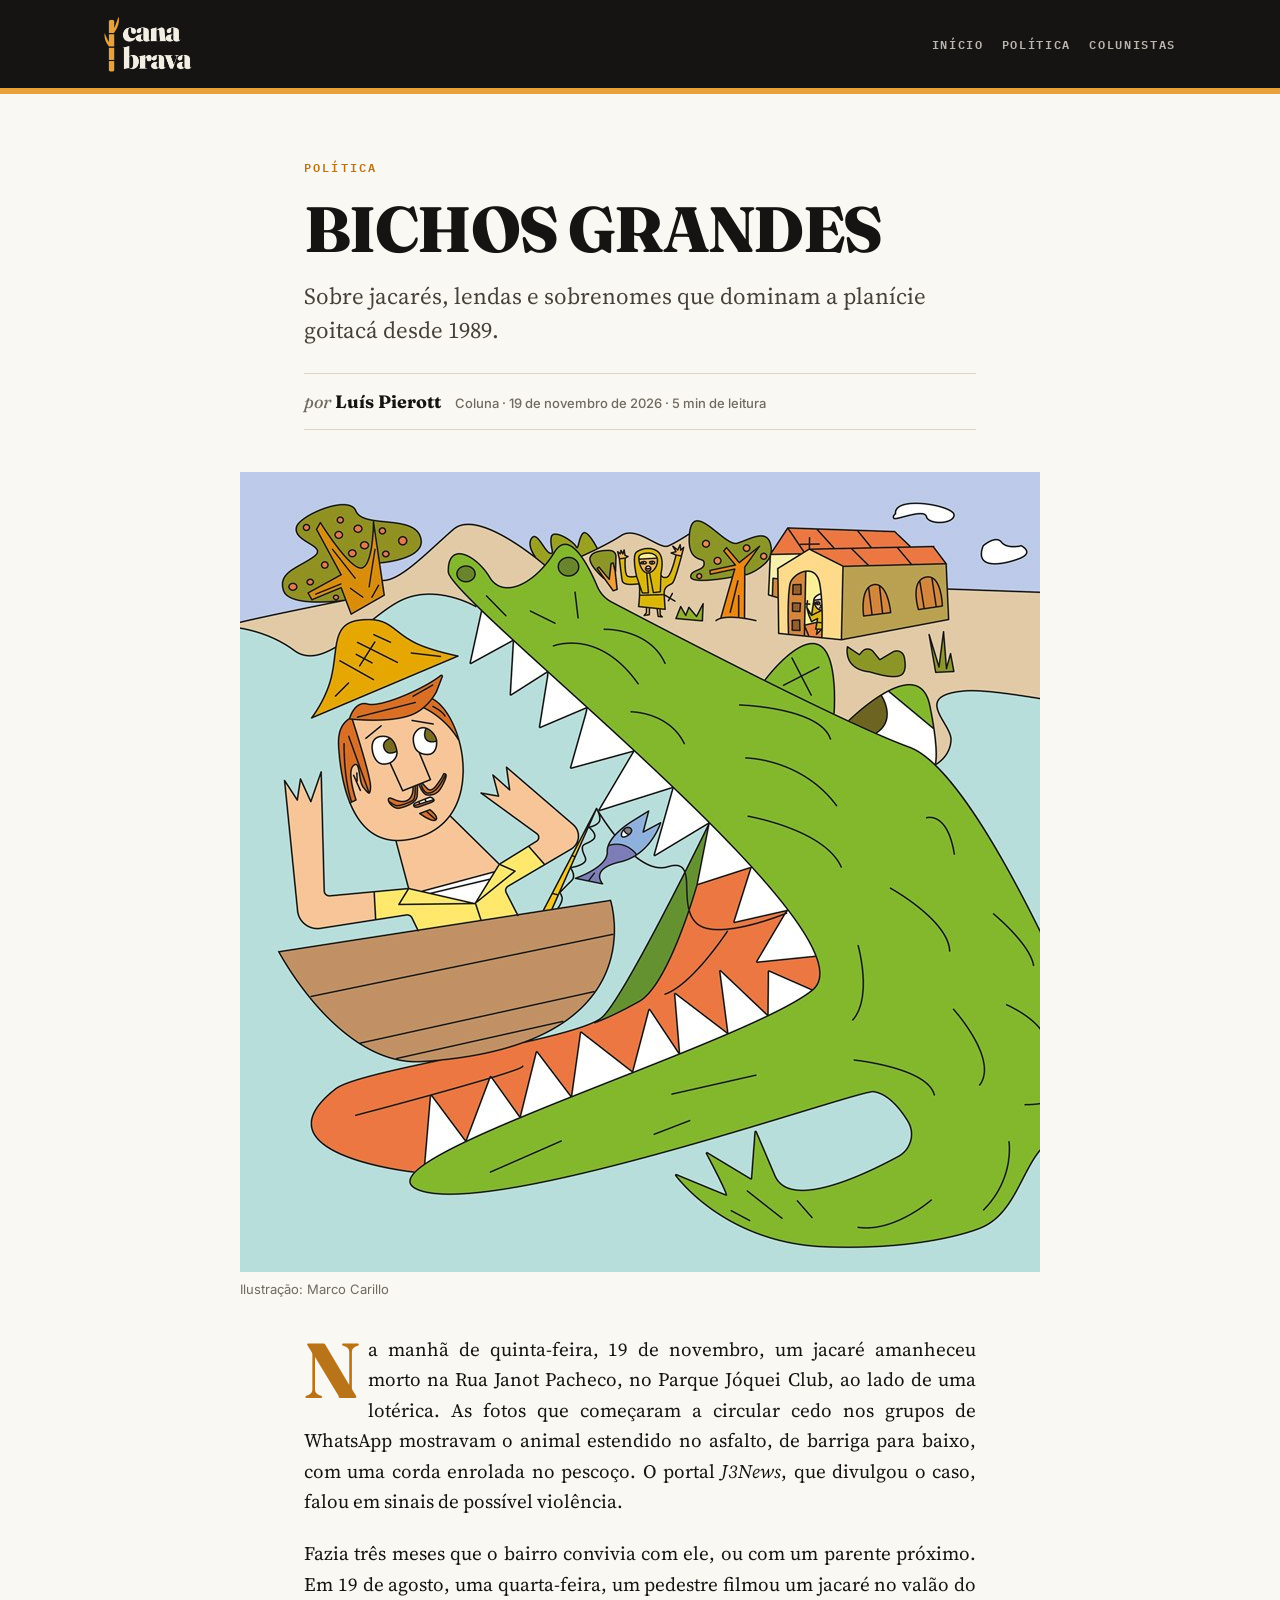
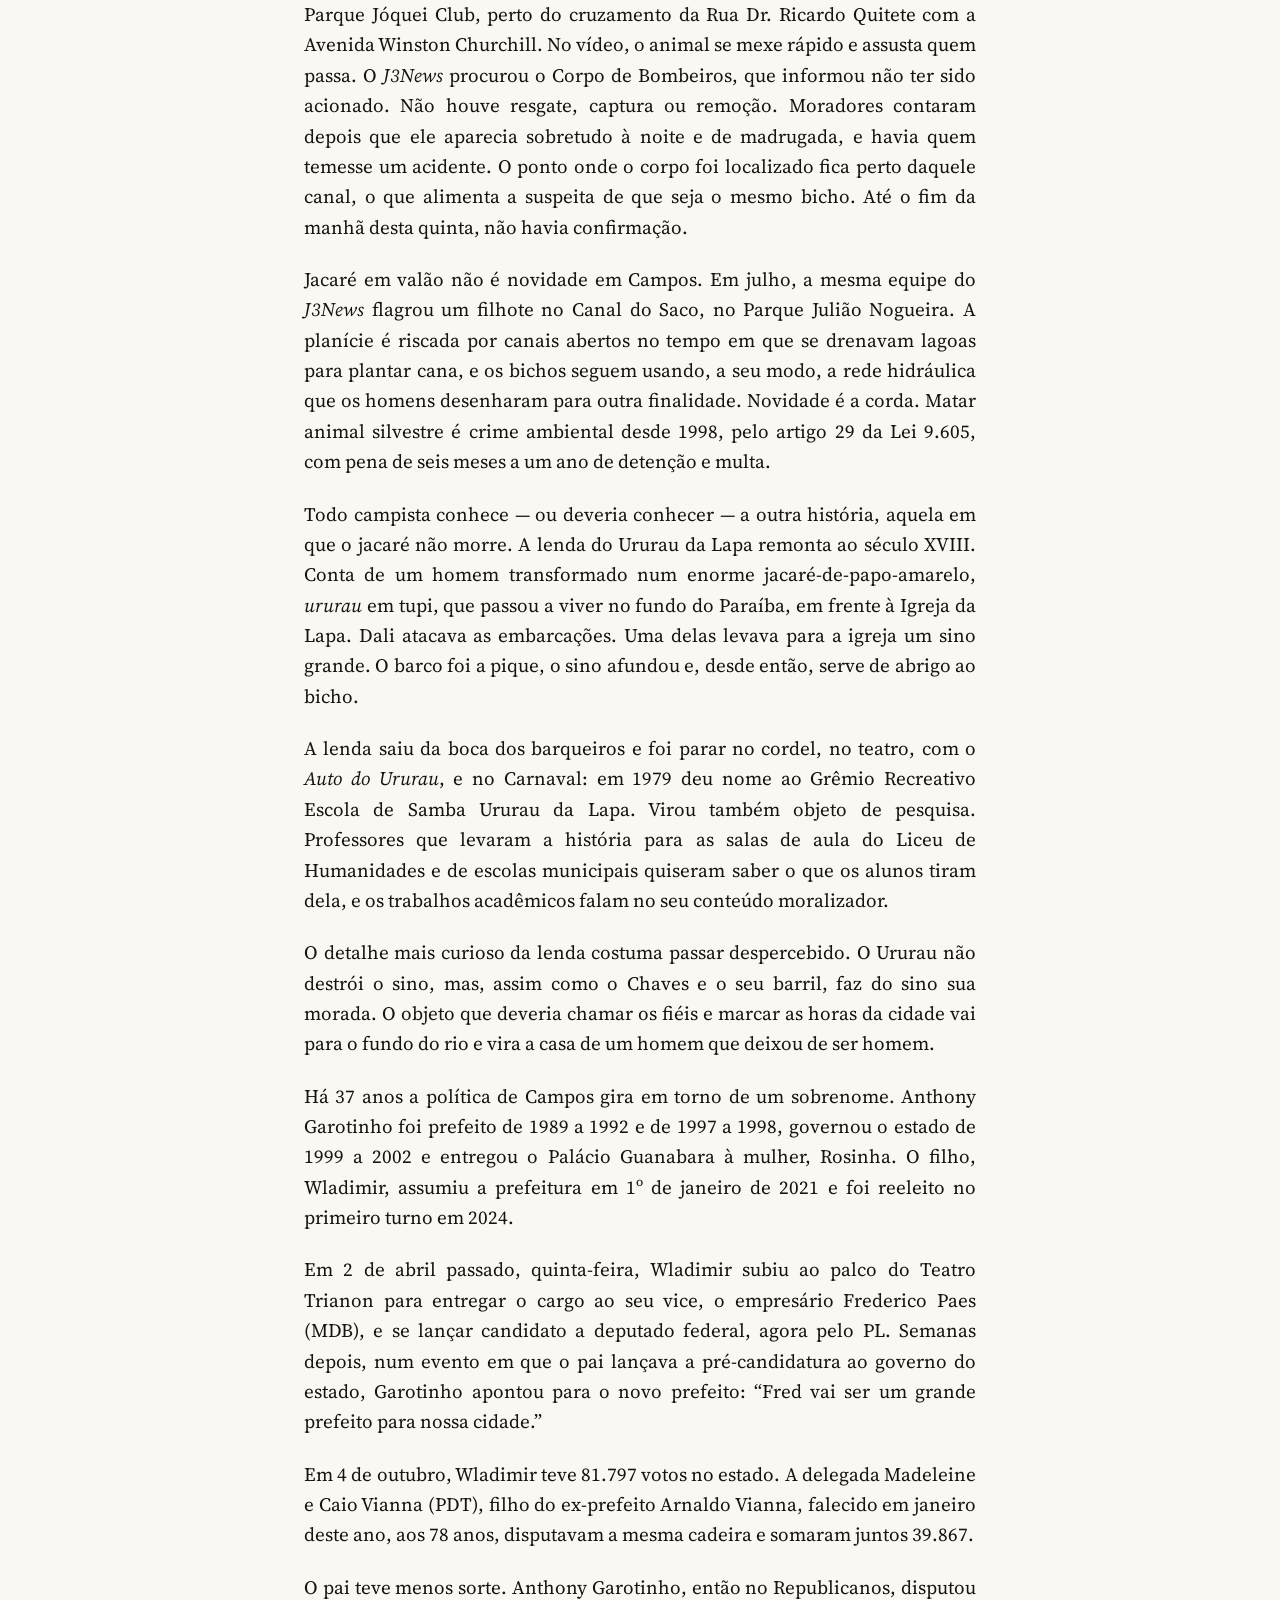
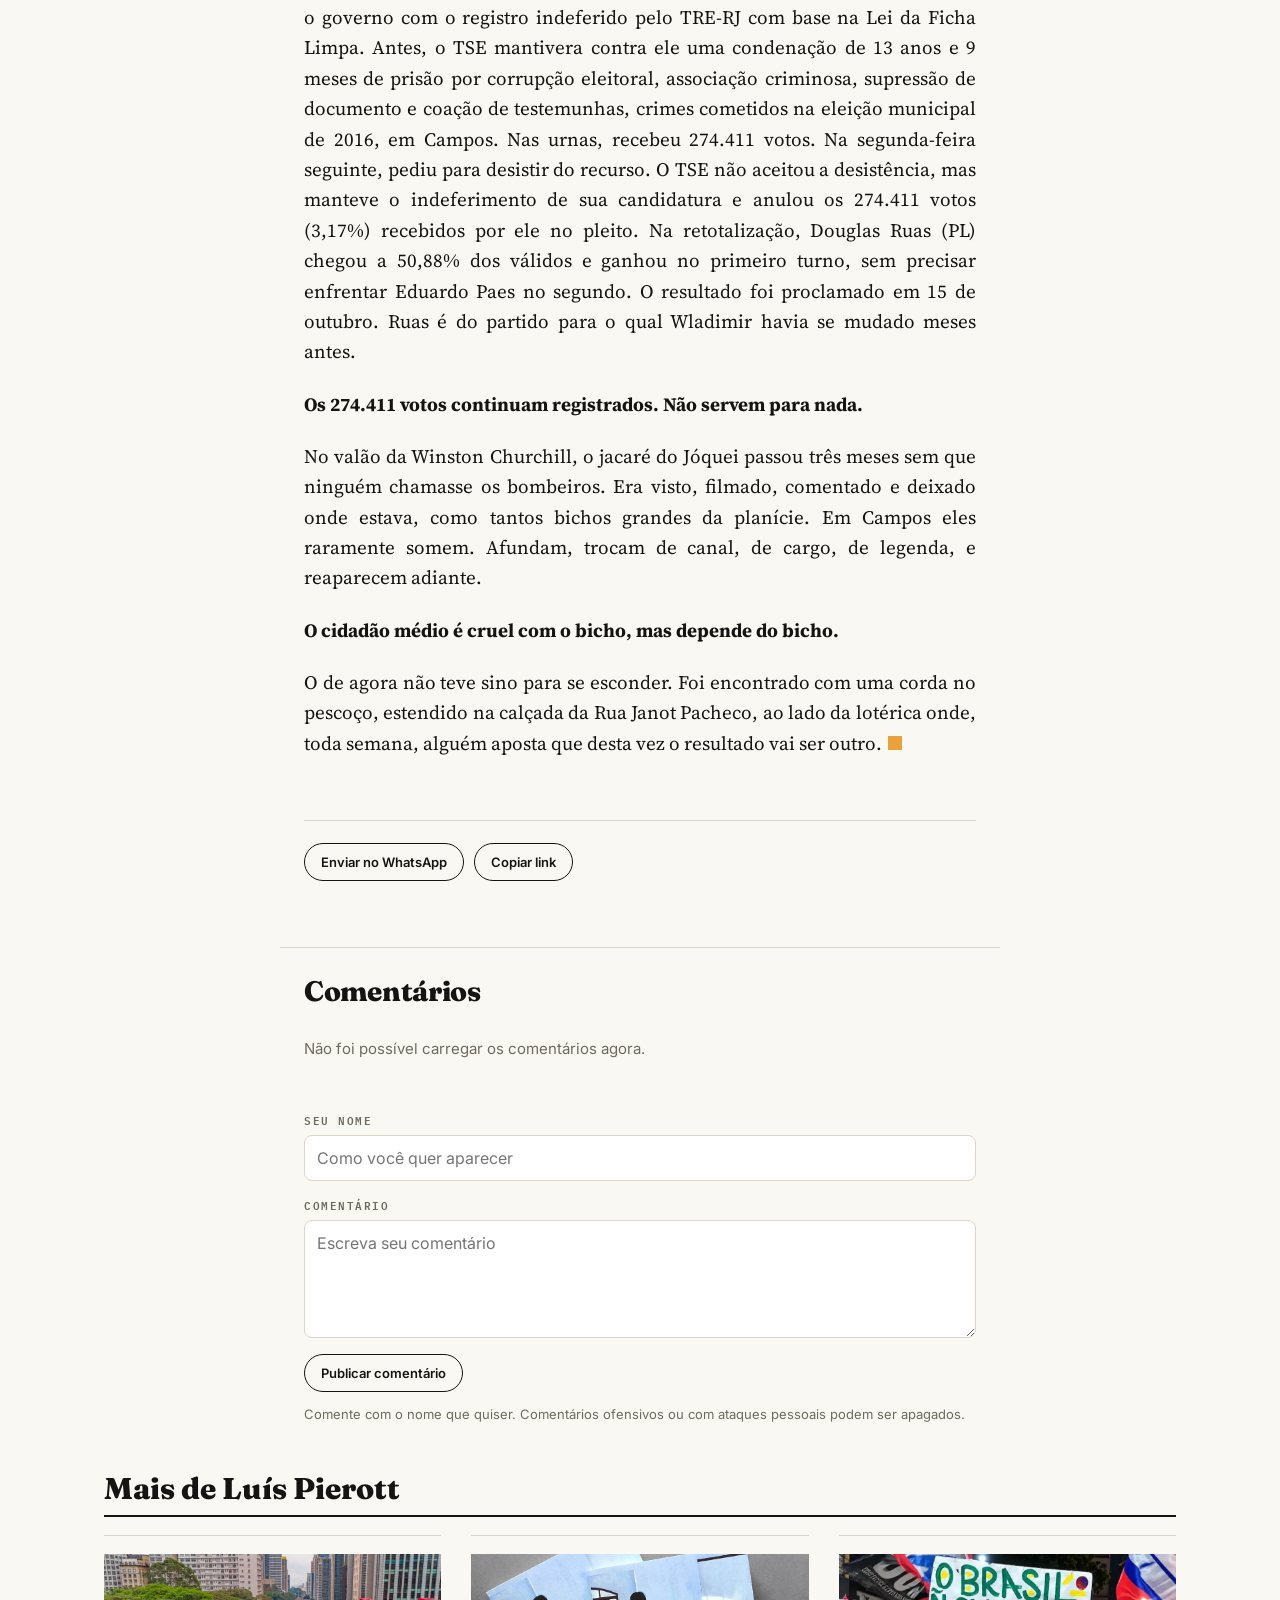
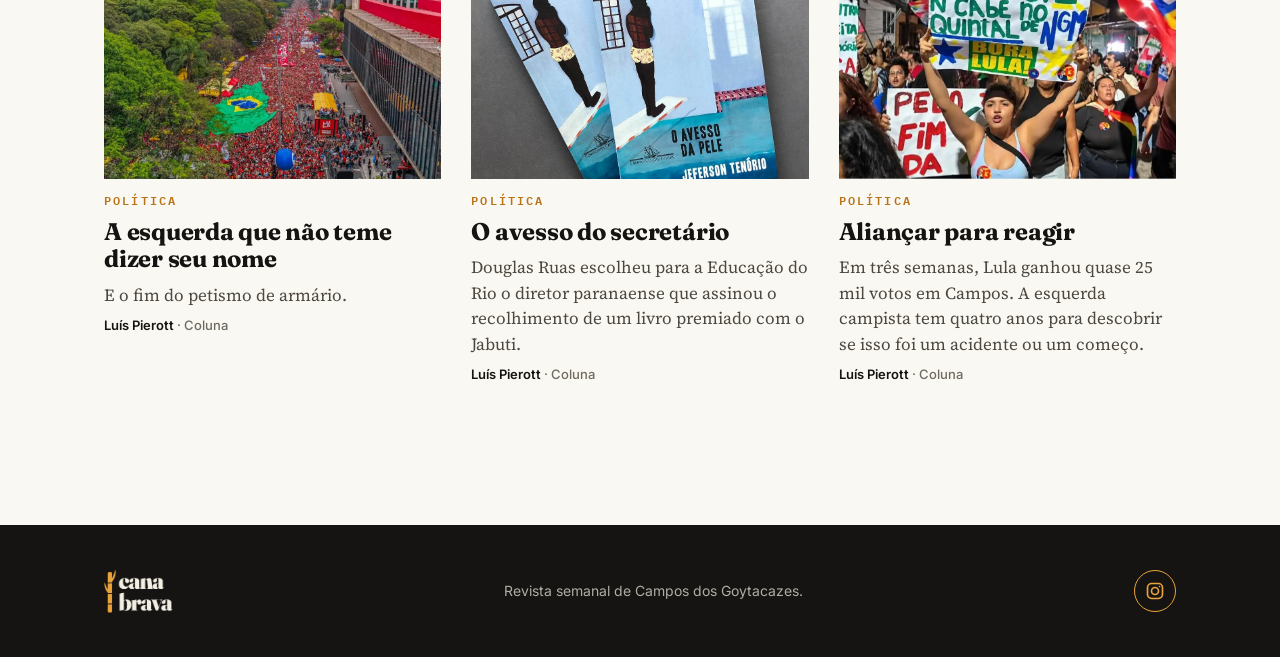
<file: artigos/bichos-grandes/index.html>
<!DOCTYPE html>
<html lang="pt-BR">
<head>
<meta charset="utf-8">
<meta name="viewport" content="width=device-width, initial-scale=1">
<title>BICHOS GRANDES — Cana Brava</title>
<meta name="description" content="Jacaré aparece morto com corda no pescoço no Parque Jóquei Club, em Campos. O texto liga a lenda do Ururau e a política local dos Garotinho.">
<link rel="canonical" href="https://revistacanabrava.com.br/artigos/bichos-grandes/">
<meta property="og:type" content="article">
<meta property="og:site_name" content="Cana Brava">
<meta property="og:title" content="BICHOS GRANDES">
<meta property="og:description" content="Jacaré aparece morto com corda no pescoço no Parque Jóquei Club, em Campos. O texto liga a lenda do Ururau e a política local dos Garotinho.">
<meta property="og:url" content="https://revistacanabrava.com.br/artigos/bichos-grandes/">
<meta property="og:image" content="https://revistacanabrava.com.br/artigos/bichos-grandes/capa-mwo1ue8e.jpg">
<meta name="twitter:card" content="summary_large_image">
<meta name="author" content="Luís Pierott">
<meta property="article:published_time" content="2026-11-19T21:15:30.830Z">
<meta property="og:locale" content="pt_BR">
<meta name="geo.region" content="BR-RJ">
<meta name="geo.placename" content="Campos dos Goytacazes">
<script type="application/ld+json">{"@context":"https://schema.org","@type":"NewsArticle","headline":"BICHOS GRANDES","description":"Jacaré aparece morto com corda no pescoço no Parque Jóquei Club, em Campos. O texto liga a lenda do Ururau e a política local dos Garotinho.","inLanguage":"pt-BR","mainEntityOfPage":"https://revistacanabrava.com.br/artigos/bichos-grandes/","url":"https://revistacanabrava.com.br/artigos/bichos-grandes/","image":["https://revistacanabrava.com.br/artigos/bichos-grandes/capa-mwo1ue8e.jpg"],"datePublished":"2026-11-19T21:15:30.830Z","dateModified":"2026-11-27T22:35:15.360Z","articleSection":"Política","author":[{"@type":"Person","name":"Luís Pierott","url":"https://revistacanabrava.com.br/?autor=luis-pierott"}],"publisher":{"@type":"NewsMediaOrganization","name":"Cana Brava","url":"https://revistacanabrava.com.br/","logo":{"@type":"ImageObject","url":"https://revistacanabrava.com.br/assets/icon-512.png"}},"contentLocation":{"@type":"Place","name":"Campos dos Goytacazes, RJ"}}</script>
<script data-goatcounter="https://revistacanabrava.goatcounter.com/count" async src="//gc.zgo.at/count.js"></script>
<link rel="icon" href="../../assets/favicon.png">
<link rel="apple-touch-icon" href="../../assets/icon-180.png">
<link rel="preconnect" href="https://fonts.googleapis.com">
<link href="https://fonts.googleapis.com/css2?family=Fraunces:ital,opsz,wght@0,9..144,400..900;1,9..144,400..900&family=Source+Serif+4:ital,opsz,wght@0,8..60,400..700;1,8..60,400..700&family=IBM+Plex+Mono:wght@500;600&family=Inter:wght@400;500;600&display=swap" rel="stylesheet">
<link rel="stylesheet" href="../../assets/style.css">
<style>
.comentarios{margin-top:56px;padding-top:28px;border-top:1px solid var(--linha,#ddd6c6)}
.comentarios .cm-tit{font:800 28px/1.1 var(--serif-tit,Georgia,serif);letter-spacing:-.01em;margin:0 0 20px}
.comentarios .cm-n{color:var(--mute,#777);font-weight:600}
.cm-lista{list-style:none;margin:0 0 32px;padding:0}
.cm-item{padding:16px 0;border-bottom:1px solid var(--linha,#ddd6c6)}
.cm-cab{display:flex;flex-wrap:wrap;align-items:baseline;gap:4px 12px;margin-bottom:6px}
.cm-cab b{font:600 15px var(--sans,system-ui,sans-serif);color:var(--tinta,#151412)}
.cm-cab time{font:500 12px var(--sans,system-ui,sans-serif);color:var(--mute,#777)}
.cm-item p{margin:0;font-size:17px;line-height:1.55;overflow-wrap:anywhere}
.cm-vazio{padding:12px 0;font:400 15px var(--sans,system-ui,sans-serif);color:var(--mute,#777)}
.cm-form{display:flex;flex-direction:column;gap:6px;font-family:var(--sans,system-ui,sans-serif)}
.cm-form label{font:600 11px var(--mono,monospace);letter-spacing:.14em;text-transform:uppercase;color:var(--mute,#777);margin-top:8px}
.cm-form input,.cm-form textarea{font:400 16px/1.5 var(--sans,system-ui,sans-serif);padding:10px 12px;border:1px solid var(--linha,#ccc);border-radius:8px;background:#fff;color:var(--tinta,#151412);width:100%;box-sizing:border-box}
.cm-form textarea{resize:vertical;min-height:110px}
.cm-form input:focus,.cm-form textarea:focus{outline:2px solid var(--cana,#e8c547);outline-offset:1px}
.cm-hp{position:absolute!important;left:-9999px!important;width:1px!important;height:1px!important;opacity:0}
.cm-acoes{display:flex;flex-wrap:wrap;align-items:center;gap:12px;margin-top:10px}
.cm-acoes .btn{width:auto}
.cm-st{font-size:14px;color:var(--mute,#777)}
.cm-st.erro{color:#b3261e}
.cm-aviso{font-size:13px;color:var(--mute,#777);margin:6px 0 0}
</style>
</head>
<body>
<header class="topo"><div class="wrap">
  <a class="marca" href="../../"><img src="../../assets/logo-light.png" alt="Cana Brava"></a>
  <nav><a href="../../">Início</a><a href="../../?editoria=politica">Política</a><a href="../../colunistas/">Colunistas</a></nav>
</div></header>
<main>
<article>
  <header class="art-cab wrap estreito">
    <a class="rotulo" href="../../?editoria=politica" style="text-decoration:none">Política</a>
    <h1>BICHOS GRANDES</h1>
    <p class="fina">Sobre jacarés, lendas e sobrenomes que dominam a planície goitacá desde 1989.</p>
    <div class="byline">
      <div class="autor-col" style="display:flex;flex-direction:column;gap:2px">
        <span class="autor"><em>por</em><a href="../../?autor=luis-pierott">Luís Pierott</a></span>
        
      </div>
      <span class="meta">Coluna · 19 de novembro de 2026 · 5 min de leitura</span>
    </div>
  </header>
  <figure class="art-capa wrap"><div style="display:grid;grid-template-columns:minmax(0,max-content);justify-content:center"><img src="capa-mwo1ue8e.jpg" alt=""><figcaption style="width:0;min-width:100%">Ilustração: Marco Carillo</figcaption></div></figure>
  <div class="corpo wrap estreito">
<p>Na manhã de quinta-feira, 19 de novembro, um jacaré amanheceu morto na Rua Janot Pacheco, no Parque Jóquei Club, ao lado de uma lotérica. As fotos que começaram a circular cedo nos grupos de WhatsApp mostravam o animal estendido no asfalto, de barriga para baixo, com uma corda enrolada no pescoço. O portal <em>J3News</em>, que divulgou o caso, falou em sinais de possível violência.</p><p>Fazia três meses que o bairro convivia com ele, ou com um parente próximo. Em 19 de agosto, uma quarta-feira, um pedestre filmou um jacaré no valão do Parque Jóquei Club, perto do cruzamento da Rua Dr. Ricardo Quitete com a Avenida Winston Churchill. No vídeo, o animal se mexe rápido e assusta quem passa. O <em>J3News </em>procurou o Corpo de Bombeiros, que informou não ter sido acionado. Não houve resgate, captura ou remoção. Moradores contaram depois que ele aparecia sobretudo à noite e de madrugada, e havia quem temesse um acidente. O ponto onde o corpo foi localizado fica perto daquele canal, o que alimenta a suspeita de que seja o mesmo bicho. Até o fim da manhã desta quinta, não havia confirmação.</p><p>Jacaré em valão não é novidade em Campos. Em julho, a mesma equipe do <em>J3News </em>flagrou um filhote no Canal do Saco, no Parque Julião Nogueira. A planície é riscada por canais abertos no tempo em que se drenavam lagoas para plantar cana, e os bichos seguem usando, a seu modo, a rede hidráulica que os homens desenharam para outra finalidade. Novidade é a corda. Matar animal silvestre é crime ambiental desde 1998, pelo artigo 29 da Lei 9.605, com pena de seis meses a um ano de detenção e multa.</p><p>Todo campista conhece — ou deveria conhecer — a outra história, aquela em que o jacaré não morre. A lenda do Ururau da Lapa remonta ao século XVIII. Conta de um homem transformado num enorme jacaré-de-papo-amarelo, <em>ururau </em>em tupi, que passou a viver no fundo do Paraíba, em frente à Igreja da Lapa. Dali atacava as embarcações. Uma delas levava para a igreja um sino grande. O barco foi a pique, o sino afundou e, desde então, serve de abrigo ao bicho.</p><p>A lenda saiu da boca dos barqueiros e foi parar no cordel, no teatro, com o <em>Auto do Ururau</em>, e no Carnaval: em 1979 deu nome ao Grêmio Recreativo Escola de Samba Ururau da Lapa. Virou também objeto de pesquisa. Professores que levaram a história para as salas de aula do Liceu de Humanidades e de escolas municipais quiseram saber o que os alunos tiram dela, e os trabalhos acadêmicos falam no seu conteúdo moralizador.</p><p>O detalhe mais curioso da lenda costuma passar despercebido. O Ururau não destrói o sino, mas, assim como o Chaves e o seu barril, faz do sino sua morada. O objeto que deveria chamar os fiéis e marcar as horas da cidade vai para o fundo do rio e vira a casa de um homem que deixou de ser homem.</p><p>Há 37 anos a política de Campos gira em torno de um sobrenome. Anthony Garotinho foi prefeito de 1989 a 1992 e de 1997 a 1998, governou o estado de 1999 a 2002 e entregou o Palácio Guanabara à mulher, Rosinha. O filho, Wladimir, assumiu a prefeitura em 1º de janeiro de 2021 e foi reeleito no primeiro turno em 2024.</p><p>Em 2 de abril passado, quinta-feira, Wladimir subiu ao palco do Teatro Trianon para entregar o cargo ao seu vice, o empresário Frederico Paes (MDB), e se lançar candidato a deputado federal, agora pelo PL. Semanas depois, num evento em que o pai lançava a pré-candidatura ao governo do estado, Garotinho apontou para o novo prefeito: “Fred vai ser um grande prefeito para nossa cidade.”&nbsp;</p><p>Em 4 de outubro, Wladimir teve 81.797 votos no estado. A delegada Madeleine e Caio Vianna (PDT), filho do ex-prefeito Arnaldo Vianna, falecido em janeiro deste ano, aos 78 anos, disputavam a mesma cadeira e somaram juntos 39.867.</p><p>O pai teve menos sorte. Anthony Garotinho, então no Republicanos, disputou o governo com o registro indeferido pelo TRE-RJ com base na Lei da Ficha Limpa. Antes, o TSE mantivera contra ele uma condenação de 13 anos e 9 meses de prisão por corrupção eleitoral, associação criminosa, supressão de documento e coação de testemunhas, crimes cometidos na eleição municipal de 2016, em Campos. Nas urnas, recebeu 274.411 votos. Na segunda-feira seguinte, pediu para desistir do recurso. O TSE não aceitou a desistência, mas manteve o indeferimento de sua candidatura e anulou os 274.411 votos (3,17%) recebidos por ele no pleito. Na retotalização, Douglas Ruas (PL) chegou a 50,88% dos válidos e ganhou no primeiro turno, sem precisar enfrentar Eduardo Paes no segundo. O resultado foi proclamado em 15 de outubro. Ruas é do partido para o qual Wladimir havia se mudado meses antes.</p><p><strong>Os 274.411 votos continuam registrados. Não servem para nada.</strong></p><p>No valão da Winston Churchill, o jacaré do Jóquei passou três meses sem que ninguém chamasse os bombeiros. Era visto, filmado, comentado e deixado onde estava, como tantos bichos grandes da planície. Em Campos eles raramente somem. Afundam, trocam de canal, de cargo, de legenda, e reaparecem adiante.</p><p><strong>O cidadão médio é cruel com o bicho, mas depende do bicho.</strong></p><p>O de agora não teve sino para se esconder. Foi encontrado com uma corda no pescoço, estendido na calçada da Rua Janot Pacheco, ao lado da lotérica onde, toda semana, alguém aposta que desta vez o resultado vai ser outro.<span class="fim"></span></p>
  </div>
  <div class="wrap estreito">
    <div class="compartilhar">
      <a class="btn" id="zap" href="https://wa.me/?text=BICHOS%20GRANDES%20https%3A%2F%2Frevistacanabrava.com.br%2Fartigos%2Fbichos-grandes%2F" target="_blank" rel="noopener">Enviar no WhatsApp</a>
      <button class="btn" id="copiar" type="button">Copiar link</button>
    </div>
  </div>
</article>
<section class="comentarios wrap estreito" id="comentarios" aria-labelledby="cmTit">
  <h2 class="cm-tit" id="cmTit">Comentários <span class="cm-n"></span></h2>
  <ol class="cm-lista"><li class="cm-vazio">Carregando comentários…</li></ol>
  <form class="cm-form" novalidate>
    <label for="cmNome">Seu nome</label>
    <input id="cmNome" name="nome" maxlength="60" placeholder="Como você quer aparecer" autocomplete="nickname">
    <label for="cmTexto">Comentário</label>
    <textarea id="cmTexto" name="texto" rows="4" maxlength="3000" placeholder="Escreva seu comentário"></textarea>
    <input class="cm-hp" name="site" tabindex="-1" autocomplete="off" aria-hidden="true">
    <div class="cm-acoes"><button class="btn" type="submit">Publicar comentário</button><span class="cm-st" role="status" aria-live="polite"></span></div>
    <p class="cm-aviso">Comente com o nome que quiser. Comentários ofensivos ou com ataques pessoais podem ser apagados.</p>
  </form>
</section>
<section class="wrap mais" id="mais"></section>
</main>
<footer class="rodape"><div class="wrap">
  <img src="../../assets/logo-light.png" alt="Cana Brava">
  <div>Revista semanal de Campos dos Goytacazes.</div>
  <a class="rodape-ig" href="https://www.instagram.com/revistacanabrava/" target="_blank" rel="noopener" aria-label="Instagram da Cana Brava" title="@revistacanabrava no Instagram" style="display:inline-flex;align-items:center;justify-content:center;width:42px;height:42px;border:1.5px solid currentColor;border-radius:50%;color:var(--cana);flex:none"><svg viewBox="0 0 24 24" width="20" height="20" fill="none" stroke="currentColor" stroke-width="2" stroke-linecap="round" stroke-linejoin="round" aria-hidden="true"><rect x="3" y="3" width="18" height="18" rx="5"/><circle cx="12" cy="12" r="4.2"/><circle cx="17.4" cy="6.6" r="1" fill="currentColor" stroke="none"/></svg></a>
</div></footer>
<script>
(function(){
var c=document.querySelector('.corpo');
var temTexto=function(x){return x&&x.tagName==='P'&&(x.textContent||'').trim().length>0};
var modoFim="manual";
if(!c.querySelector('.fim')&&modoFim!=='nenhum'){
var filhos=[].slice.call(c.children),alvo=null;
var hrs=filhos.filter(function(x){return x.tagName==='HR'});var ultHr=hrs[hrs.length-1];
if(ultHr){var i=filhos.indexOf(ultHr);
  var ehNota=function(x){var t=(x.textContent||'').trim().toLowerCase();return x.tagName==='UL'||x.tagName==='OL'||['fontes','notas','referências','referencias','bibliografia'].some(function(k){return t.indexOf(k)===0})};
  if(filhos.slice(i+1).some(ehNota)){var antes=filhos.slice(0,i).filter(temTexto);alvo=antes[antes.length-1]||null}}
if(!alvo){var ps=[].slice.call(c.querySelectorAll('p')).filter(function(x){return (x.textContent||'').trim().length>0});alvo=ps[ps.length-1]||null}
if(alvo){var f=document.createElement('span');f.className='fim';alvo.appendChild(f)}
}
document.getElementById('copiar').onclick=function(){var b=this;try{navigator.clipboard.writeText(location.href.split('#')[0]).then(function(){b.textContent='Link copiado'})}catch(e){}};
var esc=function(s){return String(s==null?'':s).replace(/[&<>"']/g,function(c){return{'&':'&amp;','<':'&lt;','>':'&gt;','"':'&quot;',"'":'&#39;'}[c]})};
fetch('../../data/artigos.json',{cache:'no-cache'}).then(function(r){return r.json()}).then(function(l){
  var eu="bichos-grandes",autor="luis-pierott";
  var m=l.filter(function(x){return x.autorSlug===autor&&x.slug!==eu}).slice(0,3),tit='Mais de '+"Luís Pierott";
  if(!m.length){m=l.filter(function(x){return x.slug!==eu}).slice(0,3);tit='Leia também'}
  if(!m.length)return;
  document.getElementById('mais').innerHTML='<div class="secao-tit"><h2>'+esc(tit)+'</h2></div><div class="grade">'+m.map(function(x){
    return '<a class="card" href="../'+encodeURIComponent(x.slug)+'/">'+(x.capa?'<div class="img" style="background-image:url(\'../'+encodeURIComponent(x.slug)+'/'+esc(x.capa)+'\')"></div>':'')+'<span class="rotulo">'+esc(x.editoria)+'</span><h3>'+esc(x.titulo)+'</h3>'+(x.linhaFina?'<p>'+esc(x.linhaFina)+'</p>':'')+'<span class="meta"><b>'+esc(x.autor)+'</b> · '+esc(x.genero)+'</span></a>'}).join('')+'</div>';
}).catch(function(){});
})();
</script>
<script>(function cbComentarios(SB,artigo){
  var box=document.getElementById('comentarios');if(!box)return;
  var api=SB.url.replace(/\/+$/,'')+'/rest/v1/comentarios';
  var H={'apikey':SB.key};if(/^eyJ/.test(SB.key))H.Authorization='Bearer '+SB.key;
  var esc=function(s){return String(s==null?'':s).replace(/[&<>"']/g,function(c){return{'&':'&amp;','<':'&lt;','>':'&gt;','"':'&quot;',"'":'&#39;'}[c]})};
  var lista=box.querySelector('.cm-lista'),n=box.querySelector('.cm-n'),form=box.querySelector('form'),st=box.querySelector('.cm-st'),bt=form.querySelector('button');
  var nome=form.elements.nome,texto=form.elements.texto,itens=[],ultimo=0;
  try{nome.value=localStorage.getItem('cb-nome-comentario')||''}catch(e){}
  var quando=function(iso){try{var d=new Date(iso);return d.toLocaleDateString('pt-BR',{day:'numeric',month:'long',year:'numeric'})+' às '+d.toLocaleTimeString('pt-BR',{hour:'2-digit',minute:'2-digit'})}catch(e){return''}};
  var aviso=function(m,erro){st.textContent=m;st.className='cm-st'+(erro?' erro':'')};
  function desenhar(){
    n.textContent=itens.length?'('+itens.length+')':'';
    lista.innerHTML=itens.length?itens.map(function(c){return '<li class="cm-item"><div class="cm-cab"><b>'+esc(c.nome)+'</b><time datetime="'+esc(c.criado_em)+'">'+esc(quando(c.criado_em))+'</time></div><p>'+esc(c.texto).replace(/\n/g,'<br>')+'</p></li>'}).join(''):'<li class="cm-vazio">Ninguém comentou ainda. Seja a primeira pessoa.</li>';
  }
  fetch(api+'?select=id,nome,texto,criado_em&artigo=eq.'+encodeURIComponent(artigo)+'&order=criado_em.asc&limit=1000',{headers:H,cache:'no-store'})
    .then(function(r){if(!r.ok)throw 0;return r.json()}).then(function(l){itens=l||[];desenhar()})
    .catch(function(){lista.innerHTML='<li class="cm-vazio">Não foi possível carregar os comentários agora.</li>'});
  form.addEventListener('submit',function(ev){
    ev.preventDefault();
    if(form.elements.site.value)return;
    var nm=nome.value.replace(/\s+/g,' ').trim(),tx=texto.value.replace(/\r/g,'').replace(/\n{3,}/g,'\n\n').trim();
    if(!nm){aviso('Escreva um nome.',1);nome.focus();return}
    if(!tx){aviso('Escreva o comentário.',1);texto.focus();return}
    if(Date.now()-ultimo<20000){aviso('Espere alguns segundos antes de comentar de novo.',1);return}
    bt.disabled=true;aviso('Enviando…');
    var h={'Content-Type':'application/json','Prefer':'return=representation'};for(var k in H)h[k]=H[k];
    fetch(api,{method:'POST',headers:h,body:JSON.stringify({artigo:artigo,nome:nm.slice(0,60),texto:tx.slice(0,3000)})})
      .then(function(r){if(!r.ok)throw 0;return r.json()}).then(function(l){
        ultimo=Date.now();try{localStorage.setItem('cb-nome-comentario',nm)}catch(e){}
        if(l&&l[0])itens.push(l[0]);desenhar();texto.value='';aviso('Comentário publicado. Obrigado!');
        var u=lista.lastElementChild;if(u&&u.scrollIntoView)u.scrollIntoView({behavior:'smooth',block:'nearest'});
      }).catch(function(){aviso('Não consegui publicar. Tente de novo em instantes.',1)})
      .then(function(){bt.disabled=false});
  });
})({"url":"https://bvqgfbsppoqobshzqnqf.supabase.co","key":"sb_publishable_lwWDm2O-GLirIlruxP-5-Q_zzMBnOqk"},"bichos-grandes");</script>
</body>
</html>
</file>
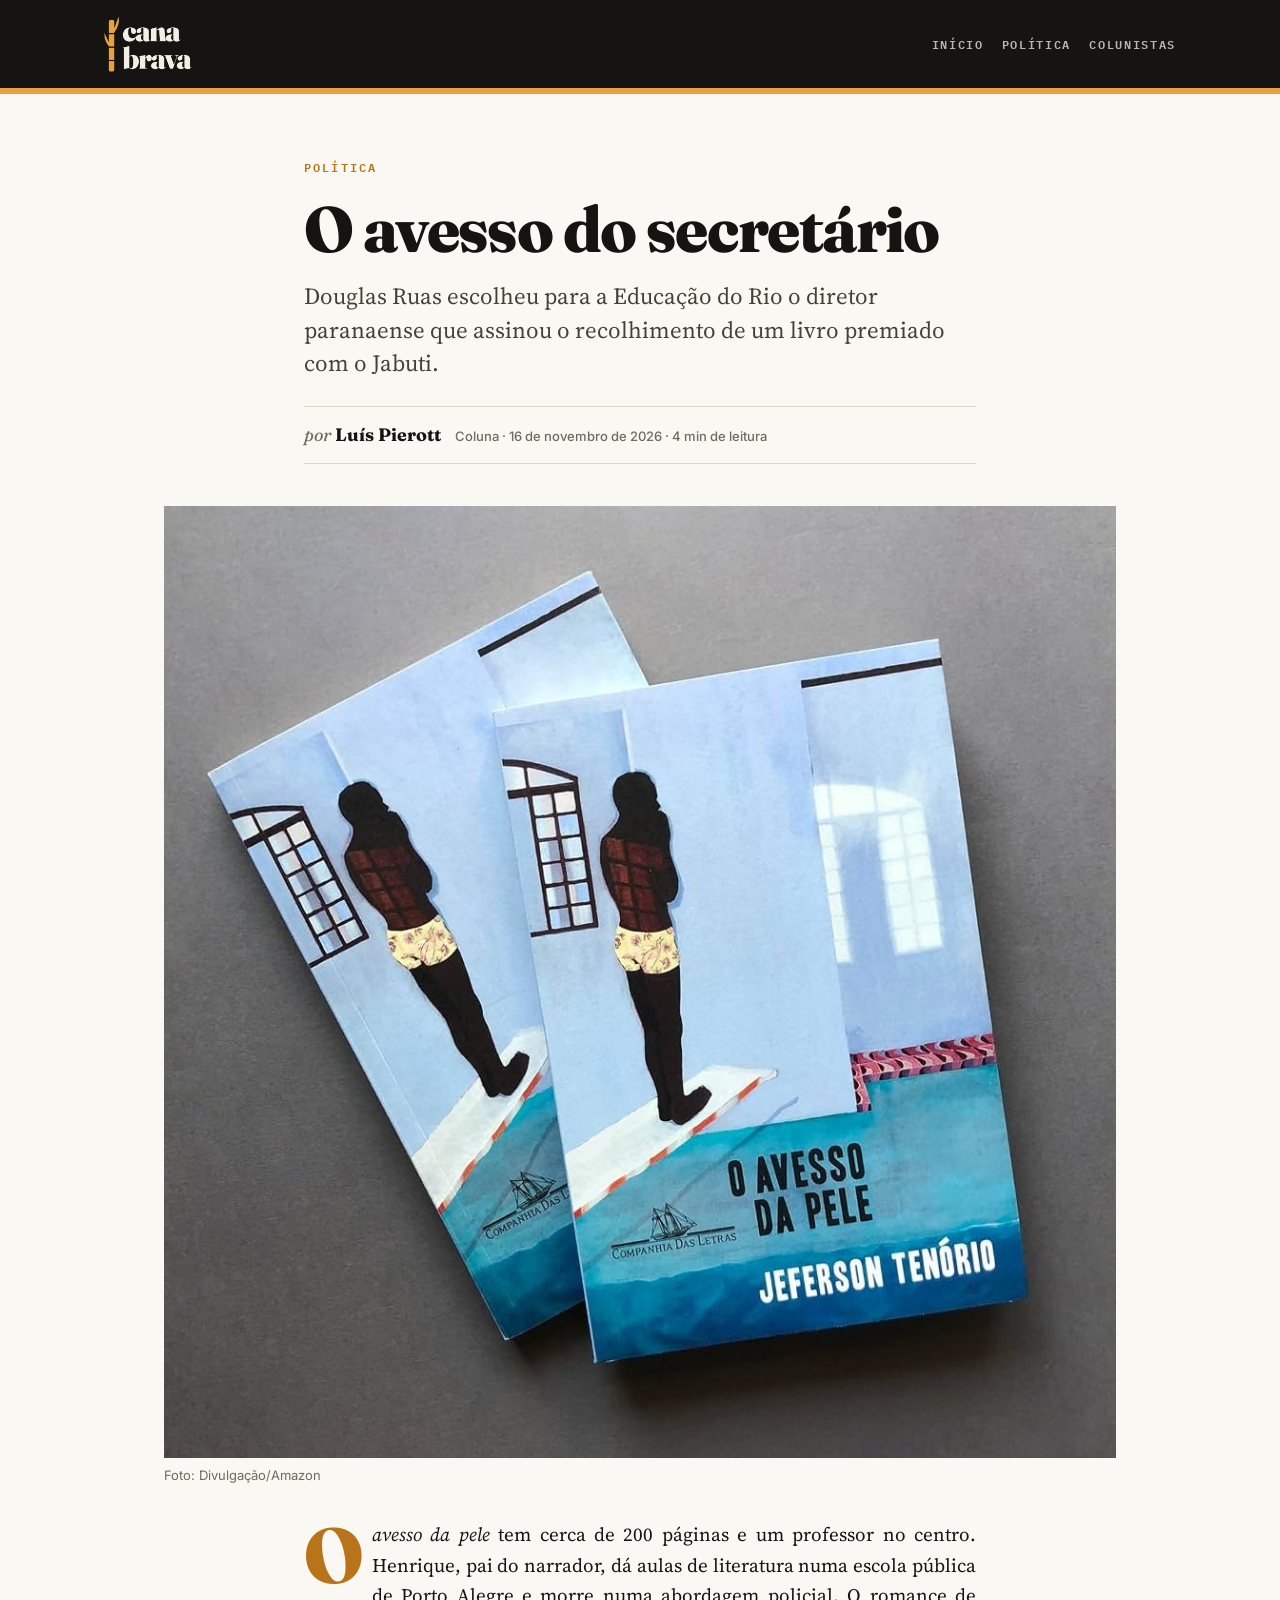
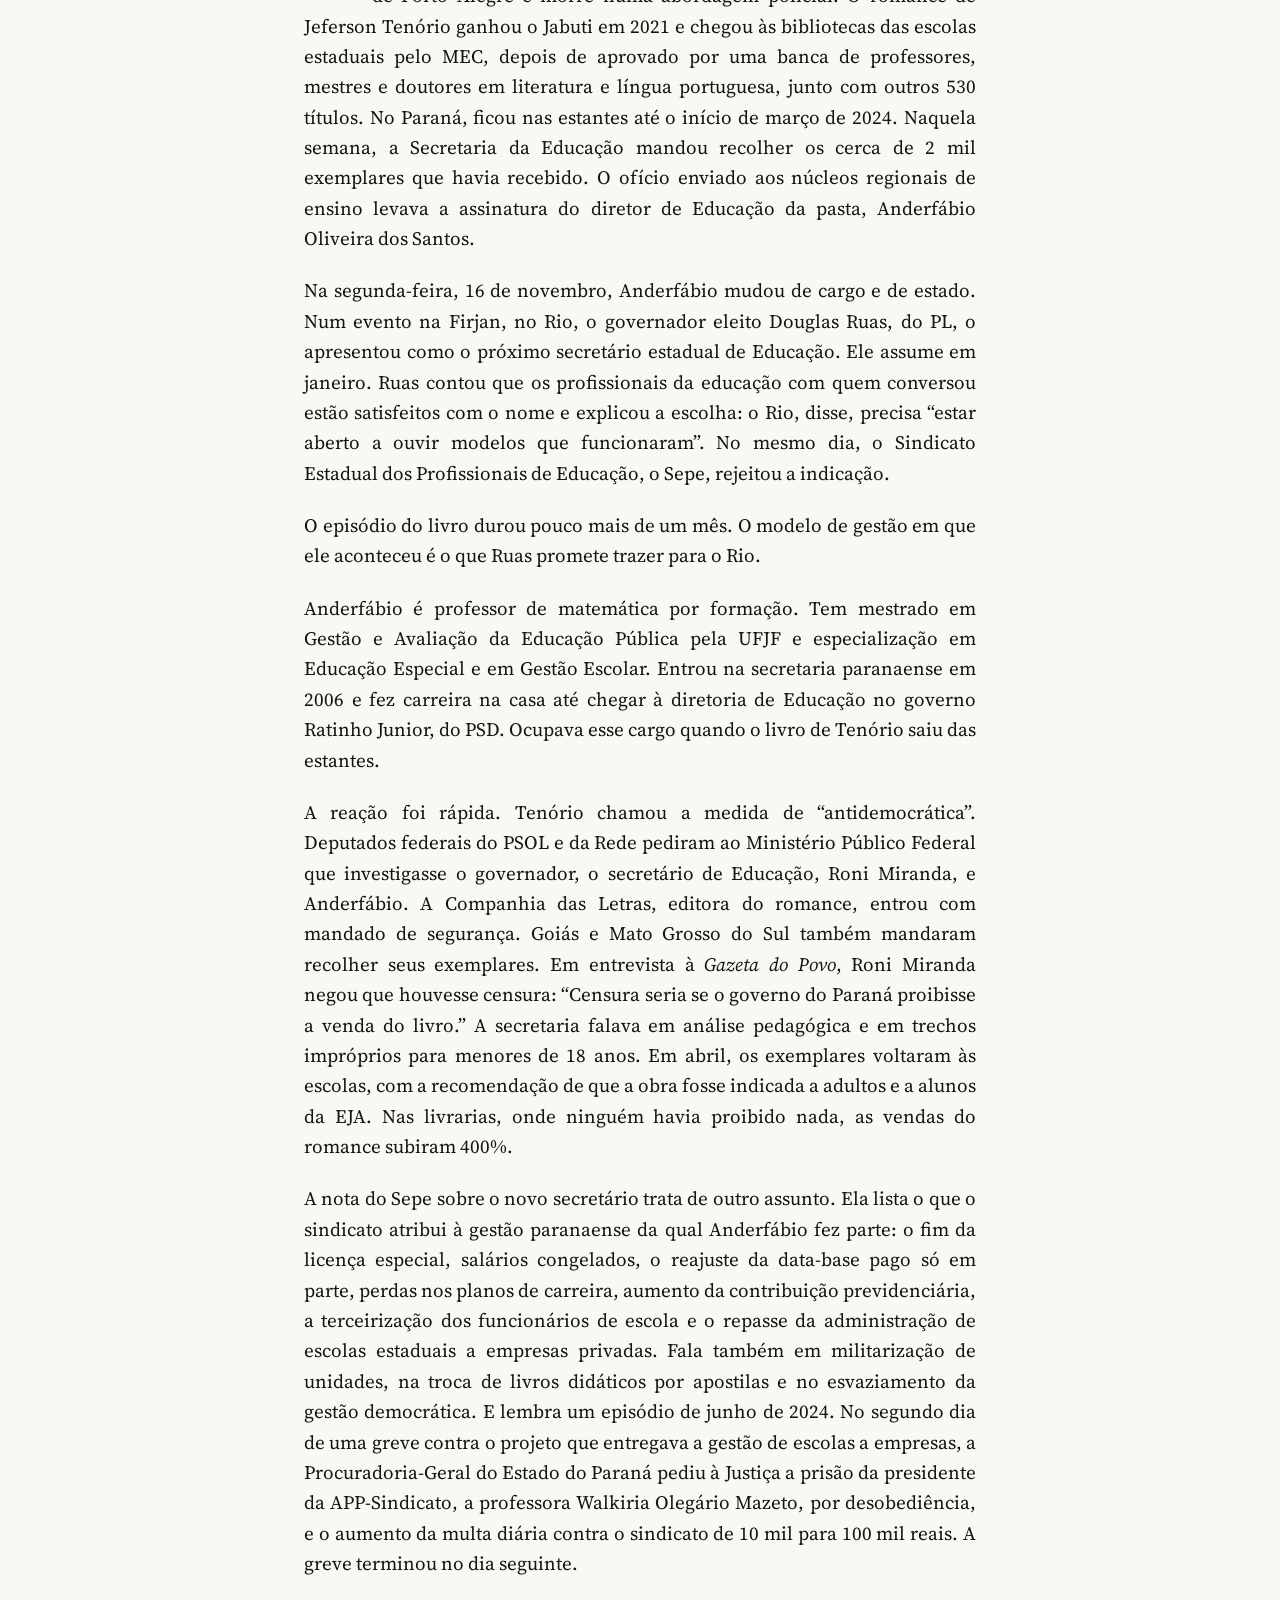
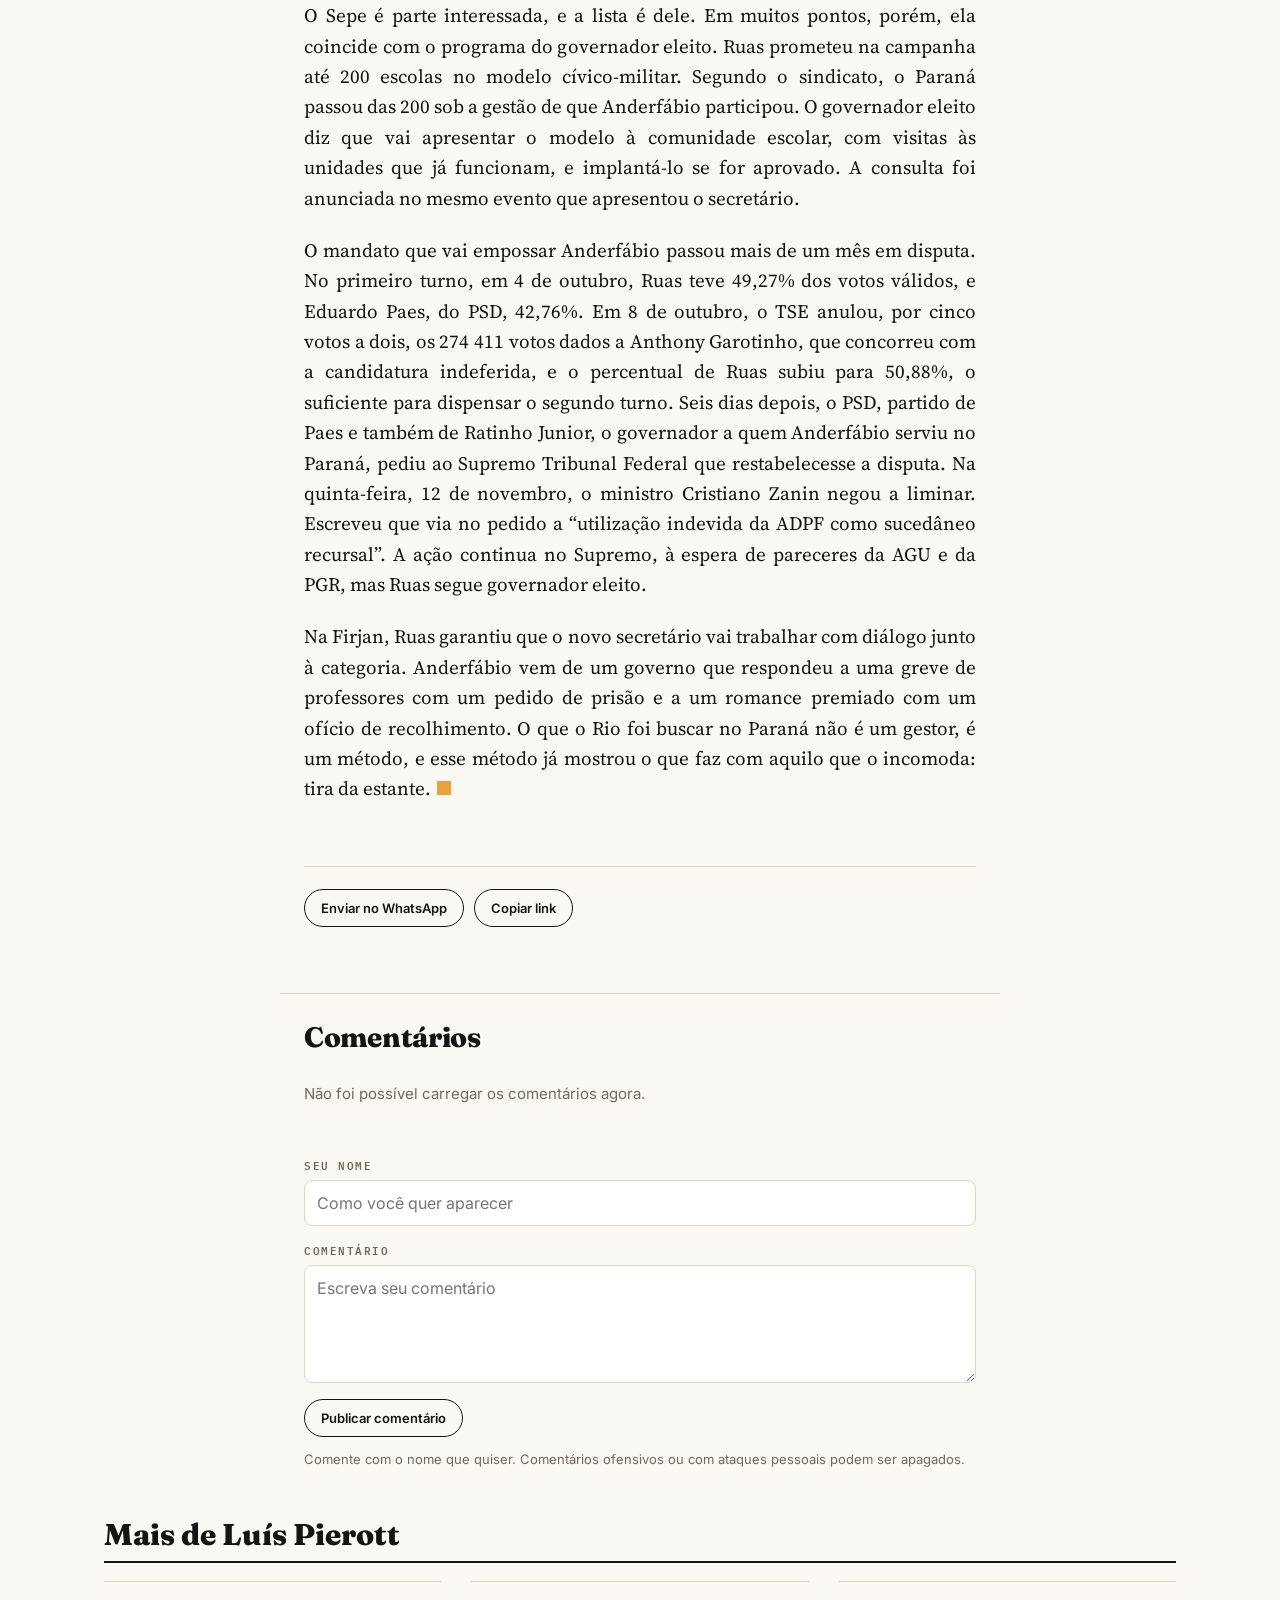
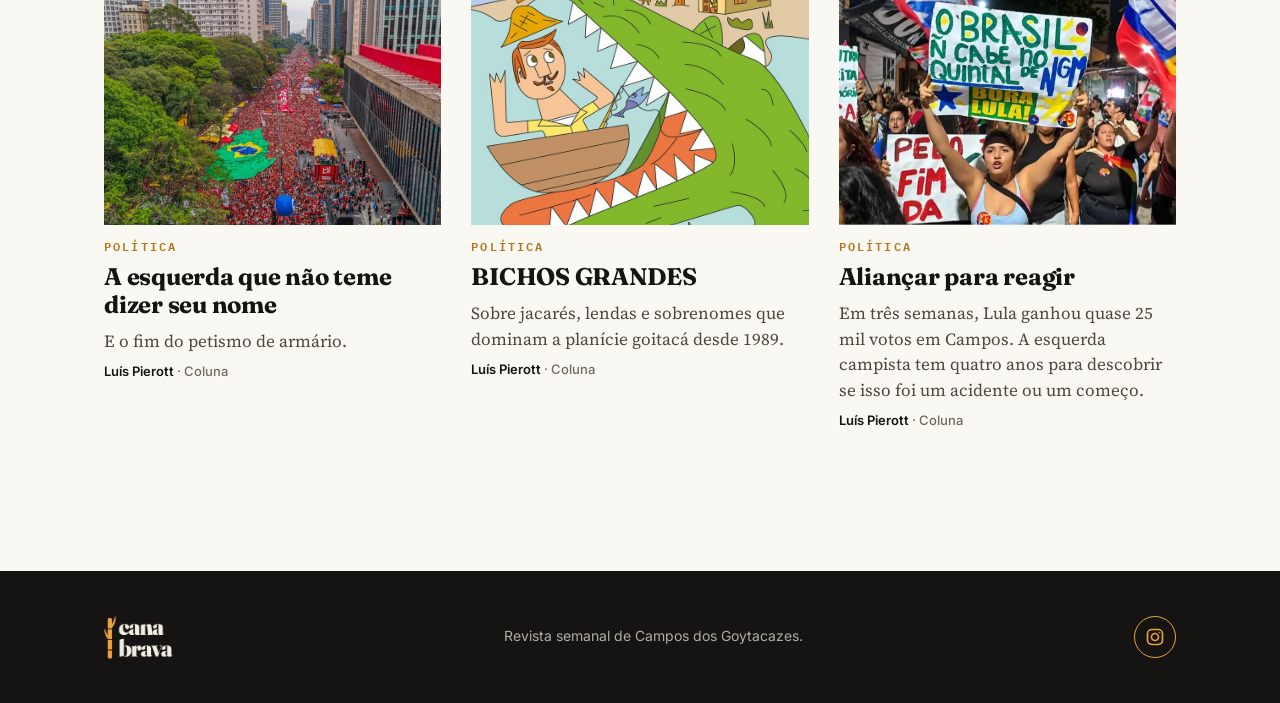
<file: artigos/o-avesso-do-secretario/index.html>
<!DOCTYPE html>
<html lang="pt-BR">
<head>
<meta charset="utf-8">
<meta name="viewport" content="width=device-width, initial-scale=1">
<title>O avesso do secretário — Cana Brava</title>
<meta name="description" content="Douglas Ruas indica para a Educação do Rio o paranaense Anderfábio Oliveira, que assinou o recolhimento do livro premiado com o Jabuti. Veja a reação.">
<link rel="canonical" href="https://revistacanabrava.com.br/artigos/o-avesso-do-secretario/">
<meta property="og:type" content="article">
<meta property="og:site_name" content="Cana Brava">
<meta property="og:title" content="O avesso do secretário">
<meta property="og:description" content="Douglas Ruas indica para a Educação do Rio o paranaense Anderfábio Oliveira, que assinou o recolhimento do livro premiado com o Jabuti. Veja a reação.">
<meta property="og:url" content="https://revistacanabrava.com.br/artigos/o-avesso-do-secretario/">
<meta property="og:image" content="https://revistacanabrava.com.br/artigos/o-avesso-do-secretario/capa-mwjtk9th.jpg">
<meta name="twitter:card" content="summary_large_image">
<meta name="author" content="Luís Pierott">
<meta property="article:published_time" content="2026-11-16T22:12:36.917Z">
<meta property="og:locale" content="pt_BR">
<meta name="geo.region" content="BR-RJ">
<meta name="geo.placename" content="Campos dos Goytacazes">
<script type="application/ld+json">{"@context":"https://schema.org","@type":"NewsArticle","headline":"O avesso do secretário","description":"Douglas Ruas indica para a Educação do Rio o paranaense Anderfábio Oliveira, que assinou o recolhimento do livro premiado com o Jabuti. Veja a reação.","inLanguage":"pt-BR","mainEntityOfPage":"https://revistacanabrava.com.br/artigos/o-avesso-do-secretario/","url":"https://revistacanabrava.com.br/artigos/o-avesso-do-secretario/","image":["https://revistacanabrava.com.br/artigos/o-avesso-do-secretario/capa-mwjtk9th.jpg"],"datePublished":"2026-11-16T22:12:36.917Z","dateModified":"2026-11-27T22:34:39.697Z","articleSection":"Política","author":[{"@type":"Person","name":"Luís Pierott","url":"https://revistacanabrava.com.br/?autor=luis-pierott"}],"publisher":{"@type":"NewsMediaOrganization","name":"Cana Brava","url":"https://revistacanabrava.com.br/","logo":{"@type":"ImageObject","url":"https://revistacanabrava.com.br/assets/icon-512.png"}},"contentLocation":{"@type":"Place","name":"Campos dos Goytacazes, RJ"}}</script>
<script data-goatcounter="https://revistacanabrava.goatcounter.com/count" async src="//gc.zgo.at/count.js"></script>
<link rel="icon" href="../../assets/favicon.png">
<link rel="apple-touch-icon" href="../../assets/icon-180.png">
<link rel="preconnect" href="https://fonts.googleapis.com">
<link href="https://fonts.googleapis.com/css2?family=Fraunces:ital,opsz,wght@0,9..144,400..900;1,9..144,400..900&family=Source+Serif+4:ital,opsz,wght@0,8..60,400..700;1,8..60,400..700&family=IBM+Plex+Mono:wght@500;600&family=Inter:wght@400;500;600&display=swap" rel="stylesheet">
<link rel="stylesheet" href="../../assets/style.css">
<style>
.comentarios{margin-top:56px;padding-top:28px;border-top:1px solid var(--linha,#ddd6c6)}
.comentarios .cm-tit{font:800 28px/1.1 var(--serif-tit,Georgia,serif);letter-spacing:-.01em;margin:0 0 20px}
.comentarios .cm-n{color:var(--mute,#777);font-weight:600}
.cm-lista{list-style:none;margin:0 0 32px;padding:0}
.cm-item{padding:16px 0;border-bottom:1px solid var(--linha,#ddd6c6)}
.cm-cab{display:flex;flex-wrap:wrap;align-items:baseline;gap:4px 12px;margin-bottom:6px}
.cm-cab b{font:600 15px var(--sans,system-ui,sans-serif);color:var(--tinta,#151412)}
.cm-cab time{font:500 12px var(--sans,system-ui,sans-serif);color:var(--mute,#777)}
.cm-item p{margin:0;font-size:17px;line-height:1.55;overflow-wrap:anywhere}
.cm-vazio{padding:12px 0;font:400 15px var(--sans,system-ui,sans-serif);color:var(--mute,#777)}
.cm-form{display:flex;flex-direction:column;gap:6px;font-family:var(--sans,system-ui,sans-serif)}
.cm-form label{font:600 11px var(--mono,monospace);letter-spacing:.14em;text-transform:uppercase;color:var(--mute,#777);margin-top:8px}
.cm-form input,.cm-form textarea{font:400 16px/1.5 var(--sans,system-ui,sans-serif);padding:10px 12px;border:1px solid var(--linha,#ccc);border-radius:8px;background:#fff;color:var(--tinta,#151412);width:100%;box-sizing:border-box}
.cm-form textarea{resize:vertical;min-height:110px}
.cm-form input:focus,.cm-form textarea:focus{outline:2px solid var(--cana,#e8c547);outline-offset:1px}
.cm-hp{position:absolute!important;left:-9999px!important;width:1px!important;height:1px!important;opacity:0}
.cm-acoes{display:flex;flex-wrap:wrap;align-items:center;gap:12px;margin-top:10px}
.cm-acoes .btn{width:auto}
.cm-st{font-size:14px;color:var(--mute,#777)}
.cm-st.erro{color:#b3261e}
.cm-aviso{font-size:13px;color:var(--mute,#777);margin:6px 0 0}
</style>
</head>
<body>
<header class="topo"><div class="wrap">
  <a class="marca" href="../../"><img src="../../assets/logo-light.png" alt="Cana Brava"></a>
  <nav><a href="../../">Início</a><a href="../../?editoria=politica">Política</a><a href="../../colunistas/">Colunistas</a></nav>
</div></header>
<main>
<article>
  <header class="art-cab wrap estreito">
    <a class="rotulo" href="../../?editoria=politica" style="text-decoration:none">Política</a>
    <h1>O avesso do secretário</h1>
    <p class="fina">Douglas Ruas escolheu para a Educação do Rio o diretor paranaense que assinou o recolhimento de um livro premiado com o Jabuti.</p>
    <div class="byline">
      <div class="autor-col" style="display:flex;flex-direction:column;gap:2px">
        <span class="autor"><em>por</em><a href="../../?autor=luis-pierott">Luís Pierott</a></span>
        
      </div>
      <span class="meta">Coluna · 16 de novembro de 2026 · 4 min de leitura</span>
    </div>
  </header>
  <figure class="art-capa wrap"><div style="display:grid;grid-template-columns:minmax(0,max-content);justify-content:center"><img src="capa-mwjtk9th.jpg" alt=""><figcaption style="width:0;min-width:100%">Foto: Divulgação/Amazon</figcaption></div></figure>
  <div class="corpo wrap estreito">
<p>O <em>avesso da pele</em> tem cerca de 200 páginas e um professor no centro. Henrique, pai do narrador, dá aulas de literatura numa escola pública de Porto Alegre e morre numa abordagem policial. O romance de Jeferson Tenório ganhou o Jabuti em 2021 e chegou às bibliotecas das escolas estaduais pelo MEC, depois de aprovado por uma banca de professores, mestres e doutores em literatura e língua portuguesa, junto com outros 530 títulos. No Paraná, ficou nas estantes até o início de março de 2024. Naquela semana, a Secretaria da Educação mandou recolher os cerca de 2 mil exemplares que havia recebido. O ofício enviado aos núcleos regionais de ensino levava a assinatura do diretor de Educação da pasta, Anderfábio Oliveira dos Santos.</p><p>Na segunda-feira, 16 de novembro, Anderfábio mudou de cargo e de estado. Num evento na Firjan, no Rio, o governador eleito Douglas Ruas, do PL, o apresentou como o próximo secretário estadual de Educação. Ele assume em janeiro. Ruas contou que os profissionais da educação com quem conversou estão satisfeitos com o nome e explicou a escolha: o Rio, disse, precisa “estar aberto a ouvir modelos que funcionaram”. No mesmo dia, o Sindicato Estadual dos Profissionais de Educação, o Sepe, rejeitou a indicação.</p><p>O episódio do livro durou pouco mais de um mês. O modelo de gestão em que ele aconteceu é o que Ruas promete trazer para o Rio.</p><p>Anderfábio é professor de matemática por formação. Tem mestrado em Gestão e Avaliação da Educação Pública pela UFJF e especialização em Educação Especial e em Gestão Escolar. Entrou na secretaria paranaense em 2006 e fez carreira na casa até chegar à diretoria de Educação no governo Ratinho Junior, do PSD. Ocupava esse cargo quando o livro de Tenório saiu das estantes.</p><p>A reação foi rápida. Tenório chamou a medida de “antidemocrática”. Deputados federais do PSOL e da Rede pediram ao Ministério Público Federal que investigasse o governador, o secretário de Educação, Roni Miranda, e Anderfábio. A Companhia das Letras, editora do romance, entrou com mandado de segurança. Goiás e Mato Grosso do Sul também mandaram recolher seus exemplares. Em entrevista à <em>Gazeta do Povo</em>, Roni Miranda negou que houvesse censura: “Censura seria se o governo do Paraná proibisse a venda do livro.” A secretaria falava em análise pedagógica e em trechos impróprios para menores de 18 anos. Em abril, os exemplares voltaram às escolas, com a recomendação de que a obra fosse indicada a adultos e a alunos da EJA. Nas livrarias, onde ninguém havia proibido nada, as vendas do romance subiram 400%.</p><p>A nota do Sepe sobre o novo secretário trata de outro assunto. Ela lista o que o sindicato atribui à gestão paranaense da qual Anderfábio fez parte: o fim da licença especial, salários congelados, o reajuste da data-base pago só em parte, perdas nos planos de carreira, aumento da contribuição previdenciária, a terceirização dos funcionários de escola e o repasse da administração de escolas estaduais a empresas privadas. Fala também em militarização de unidades, na troca de livros didáticos por apostilas e no esvaziamento da gestão democrática. E lembra um episódio de junho de 2024. No segundo dia de uma greve contra o projeto que entregava a gestão de escolas a empresas, a Procuradoria-Geral do Estado do Paraná pediu à Justiça a prisão da presidente da APP-Sindicato, a professora Walkiria Olegário Mazeto, por desobediência, e o aumento da multa diária contra o sindicato de 10 mil para 100 mil reais. A greve terminou no dia seguinte.</p><p>O Sepe é parte interessada, e a lista é dele. Em muitos pontos, porém, ela coincide com o programa do governador eleito. Ruas prometeu na campanha até 200 escolas no modelo cívico-militar. Segundo o sindicato, o Paraná passou das 200 sob a gestão de que Anderfábio participou. O governador eleito diz que vai apresentar o modelo à comunidade escolar, com visitas às unidades que já funcionam, e implantá-lo se for aprovado. A consulta foi anunciada no mesmo evento que apresentou o secretário.</p><p>O mandato que vai empossar Anderfábio passou mais de um mês em disputa. No primeiro turno, em 4 de outubro, Ruas teve 49,27% dos votos válidos, e Eduardo Paes, do PSD, 42,76%. Em 8 de outubro, o TSE anulou, por cinco votos a dois, os 274 411 votos dados a Anthony Garotinho, que concorreu com a candidatura indeferida, e o percentual de Ruas subiu para 50,88%, o suficiente para dispensar o segundo turno. Seis dias depois, o PSD, partido de Paes e também de Ratinho Junior, o governador a quem Anderfábio serviu no Paraná, pediu ao Supremo Tribunal Federal que restabelecesse a disputa. Na quinta-feira, 12 de novembro, o ministro Cristiano Zanin negou a liminar. Escreveu que via no pedido a “utilização indevida da ADPF como sucedâneo recursal”. A ação continua no Supremo, à espera de pareceres da AGU e da PGR, mas Ruas segue governador eleito.</p><p>Na Firjan, Ruas garantiu que o novo secretário vai trabalhar com diálogo junto à categoria. Anderfábio vem de um governo que respondeu a uma greve de professores com um pedido de prisão e a um romance premiado com um ofício de recolhimento. O que o Rio foi buscar no Paraná não é um gestor, é um método, e esse método já mostrou o que faz com aquilo que o incomoda: tira da estante.<span class="fim"></span></p>
  </div>
  <div class="wrap estreito">
    <div class="compartilhar">
      <a class="btn" id="zap" href="https://wa.me/?text=O%20avesso%20do%20secret%C3%A1rio%20https%3A%2F%2Frevistacanabrava.com.br%2Fartigos%2Fo-avesso-do-secretario%2F" target="_blank" rel="noopener">Enviar no WhatsApp</a>
      <button class="btn" id="copiar" type="button">Copiar link</button>
    </div>
  </div>
</article>
<section class="comentarios wrap estreito" id="comentarios" aria-labelledby="cmTit">
  <h2 class="cm-tit" id="cmTit">Comentários <span class="cm-n"></span></h2>
  <ol class="cm-lista"><li class="cm-vazio">Carregando comentários…</li></ol>
  <form class="cm-form" novalidate>
    <label for="cmNome">Seu nome</label>
    <input id="cmNome" name="nome" maxlength="60" placeholder="Como você quer aparecer" autocomplete="nickname">
    <label for="cmTexto">Comentário</label>
    <textarea id="cmTexto" name="texto" rows="4" maxlength="3000" placeholder="Escreva seu comentário"></textarea>
    <input class="cm-hp" name="site" tabindex="-1" autocomplete="off" aria-hidden="true">
    <div class="cm-acoes"><button class="btn" type="submit">Publicar comentário</button><span class="cm-st" role="status" aria-live="polite"></span></div>
    <p class="cm-aviso">Comente com o nome que quiser. Comentários ofensivos ou com ataques pessoais podem ser apagados.</p>
  </form>
</section>
<section class="wrap mais" id="mais"></section>
</main>
<footer class="rodape"><div class="wrap">
  <img src="../../assets/logo-light.png" alt="Cana Brava">
  <div>Revista semanal de Campos dos Goytacazes.</div>
  <a class="rodape-ig" href="https://www.instagram.com/revistacanabrava/" target="_blank" rel="noopener" aria-label="Instagram da Cana Brava" title="@revistacanabrava no Instagram" style="display:inline-flex;align-items:center;justify-content:center;width:42px;height:42px;border:1.5px solid currentColor;border-radius:50%;color:var(--cana);flex:none"><svg viewBox="0 0 24 24" width="20" height="20" fill="none" stroke="currentColor" stroke-width="2" stroke-linecap="round" stroke-linejoin="round" aria-hidden="true"><rect x="3" y="3" width="18" height="18" rx="5"/><circle cx="12" cy="12" r="4.2"/><circle cx="17.4" cy="6.6" r="1" fill="currentColor" stroke="none"/></svg></a>
</div></footer>
<script>
(function(){
var c=document.querySelector('.corpo');
var temTexto=function(x){return x&&x.tagName==='P'&&(x.textContent||'').trim().length>0};
var modoFim="manual";
if(!c.querySelector('.fim')&&modoFim!=='nenhum'){
var filhos=[].slice.call(c.children),alvo=null;
var hrs=filhos.filter(function(x){return x.tagName==='HR'});var ultHr=hrs[hrs.length-1];
if(ultHr){var i=filhos.indexOf(ultHr);
  var ehNota=function(x){var t=(x.textContent||'').trim().toLowerCase();return x.tagName==='UL'||x.tagName==='OL'||['fontes','notas','referências','referencias','bibliografia'].some(function(k){return t.indexOf(k)===0})};
  if(filhos.slice(i+1).some(ehNota)){var antes=filhos.slice(0,i).filter(temTexto);alvo=antes[antes.length-1]||null}}
if(!alvo){var ps=[].slice.call(c.querySelectorAll('p')).filter(function(x){return (x.textContent||'').trim().length>0});alvo=ps[ps.length-1]||null}
if(alvo){var f=document.createElement('span');f.className='fim';alvo.appendChild(f)}
}
document.getElementById('copiar').onclick=function(){var b=this;try{navigator.clipboard.writeText(location.href.split('#')[0]).then(function(){b.textContent='Link copiado'})}catch(e){}};
var esc=function(s){return String(s==null?'':s).replace(/[&<>"']/g,function(c){return{'&':'&amp;','<':'&lt;','>':'&gt;','"':'&quot;',"'":'&#39;'}[c]})};
fetch('../../data/artigos.json',{cache:'no-cache'}).then(function(r){return r.json()}).then(function(l){
  var eu="o-avesso-do-secretario",autor="luis-pierott";
  var m=l.filter(function(x){return x.autorSlug===autor&&x.slug!==eu}).slice(0,3),tit='Mais de '+"Luís Pierott";
  if(!m.length){m=l.filter(function(x){return x.slug!==eu}).slice(0,3);tit='Leia também'}
  if(!m.length)return;
  document.getElementById('mais').innerHTML='<div class="secao-tit"><h2>'+esc(tit)+'</h2></div><div class="grade">'+m.map(function(x){
    return '<a class="card" href="../'+encodeURIComponent(x.slug)+'/">'+(x.capa?'<div class="img" style="background-image:url(\'../'+encodeURIComponent(x.slug)+'/'+esc(x.capa)+'\')"></div>':'')+'<span class="rotulo">'+esc(x.editoria)+'</span><h3>'+esc(x.titulo)+'</h3>'+(x.linhaFina?'<p>'+esc(x.linhaFina)+'</p>':'')+'<span class="meta"><b>'+esc(x.autor)+'</b> · '+esc(x.genero)+'</span></a>'}).join('')+'</div>';
}).catch(function(){});
})();
</script>
<script>(function cbComentarios(SB,artigo){
  var box=document.getElementById('comentarios');if(!box)return;
  var api=SB.url.replace(/\/+$/,'')+'/rest/v1/comentarios';
  var H={'apikey':SB.key};if(/^eyJ/.test(SB.key))H.Authorization='Bearer '+SB.key;
  var esc=function(s){return String(s==null?'':s).replace(/[&<>"']/g,function(c){return{'&':'&amp;','<':'&lt;','>':'&gt;','"':'&quot;',"'":'&#39;'}[c]})};
  var lista=box.querySelector('.cm-lista'),n=box.querySelector('.cm-n'),form=box.querySelector('form'),st=box.querySelector('.cm-st'),bt=form.querySelector('button');
  var nome=form.elements.nome,texto=form.elements.texto,itens=[],ultimo=0;
  try{nome.value=localStorage.getItem('cb-nome-comentario')||''}catch(e){}
  var quando=function(iso){try{var d=new Date(iso);return d.toLocaleDateString('pt-BR',{day:'numeric',month:'long',year:'numeric'})+' às '+d.toLocaleTimeString('pt-BR',{hour:'2-digit',minute:'2-digit'})}catch(e){return''}};
  var aviso=function(m,erro){st.textContent=m;st.className='cm-st'+(erro?' erro':'')};
  function desenhar(){
    n.textContent=itens.length?'('+itens.length+')':'';
    lista.innerHTML=itens.length?itens.map(function(c){return '<li class="cm-item"><div class="cm-cab"><b>'+esc(c.nome)+'</b><time datetime="'+esc(c.criado_em)+'">'+esc(quando(c.criado_em))+'</time></div><p>'+esc(c.texto).replace(/\n/g,'<br>')+'</p></li>'}).join(''):'<li class="cm-vazio">Ninguém comentou ainda. Seja a primeira pessoa.</li>';
  }
  fetch(api+'?select=id,nome,texto,criado_em&artigo=eq.'+encodeURIComponent(artigo)+'&order=criado_em.asc&limit=1000',{headers:H,cache:'no-store'})
    .then(function(r){if(!r.ok)throw 0;return r.json()}).then(function(l){itens=l||[];desenhar()})
    .catch(function(){lista.innerHTML='<li class="cm-vazio">Não foi possível carregar os comentários agora.</li>'});
  form.addEventListener('submit',function(ev){
    ev.preventDefault();
    if(form.elements.site.value)return;
    var nm=nome.value.replace(/\s+/g,' ').trim(),tx=texto.value.replace(/\r/g,'').replace(/\n{3,}/g,'\n\n').trim();
    if(!nm){aviso('Escreva um nome.',1);nome.focus();return}
    if(!tx){aviso('Escreva o comentário.',1);texto.focus();return}
    if(Date.now()-ultimo<20000){aviso('Espere alguns segundos antes de comentar de novo.',1);return}
    bt.disabled=true;aviso('Enviando…');
    var h={'Content-Type':'application/json','Prefer':'return=representation'};for(var k in H)h[k]=H[k];
    fetch(api,{method:'POST',headers:h,body:JSON.stringify({artigo:artigo,nome:nm.slice(0,60),texto:tx.slice(0,3000)})})
      .then(function(r){if(!r.ok)throw 0;return r.json()}).then(function(l){
        ultimo=Date.now();try{localStorage.setItem('cb-nome-comentario',nm)}catch(e){}
        if(l&&l[0])itens.push(l[0]);desenhar();texto.value='';aviso('Comentário publicado. Obrigado!');
        var u=lista.lastElementChild;if(u&&u.scrollIntoView)u.scrollIntoView({behavior:'smooth',block:'nearest'});
      }).catch(function(){aviso('Não consegui publicar. Tente de novo em instantes.',1)})
      .then(function(){bt.disabled=false});
  });
})({"url":"https://bvqgfbsppoqobshzqnqf.supabase.co","key":"sb_publishable_lwWDm2O-GLirIlruxP-5-Q_zzMBnOqk"},"o-avesso-do-secretario");</script>
</body>
</html>
</file>
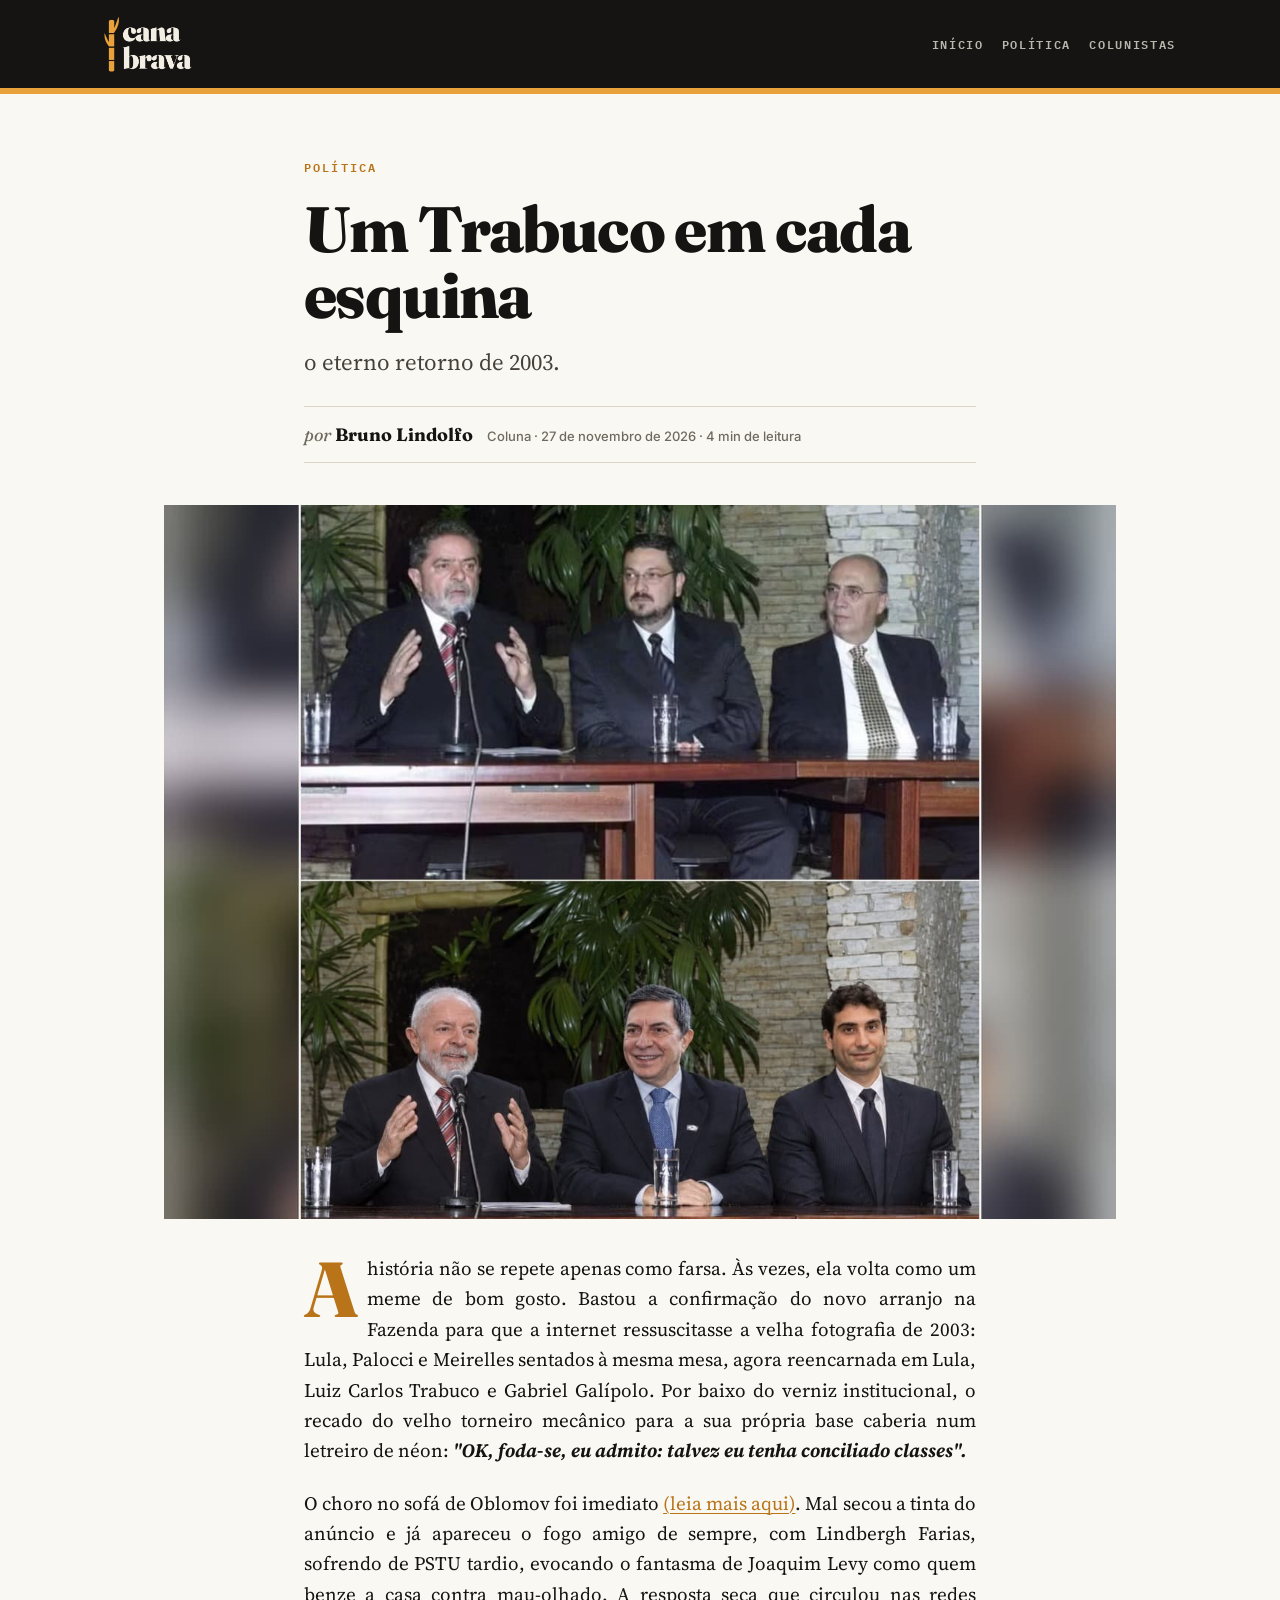
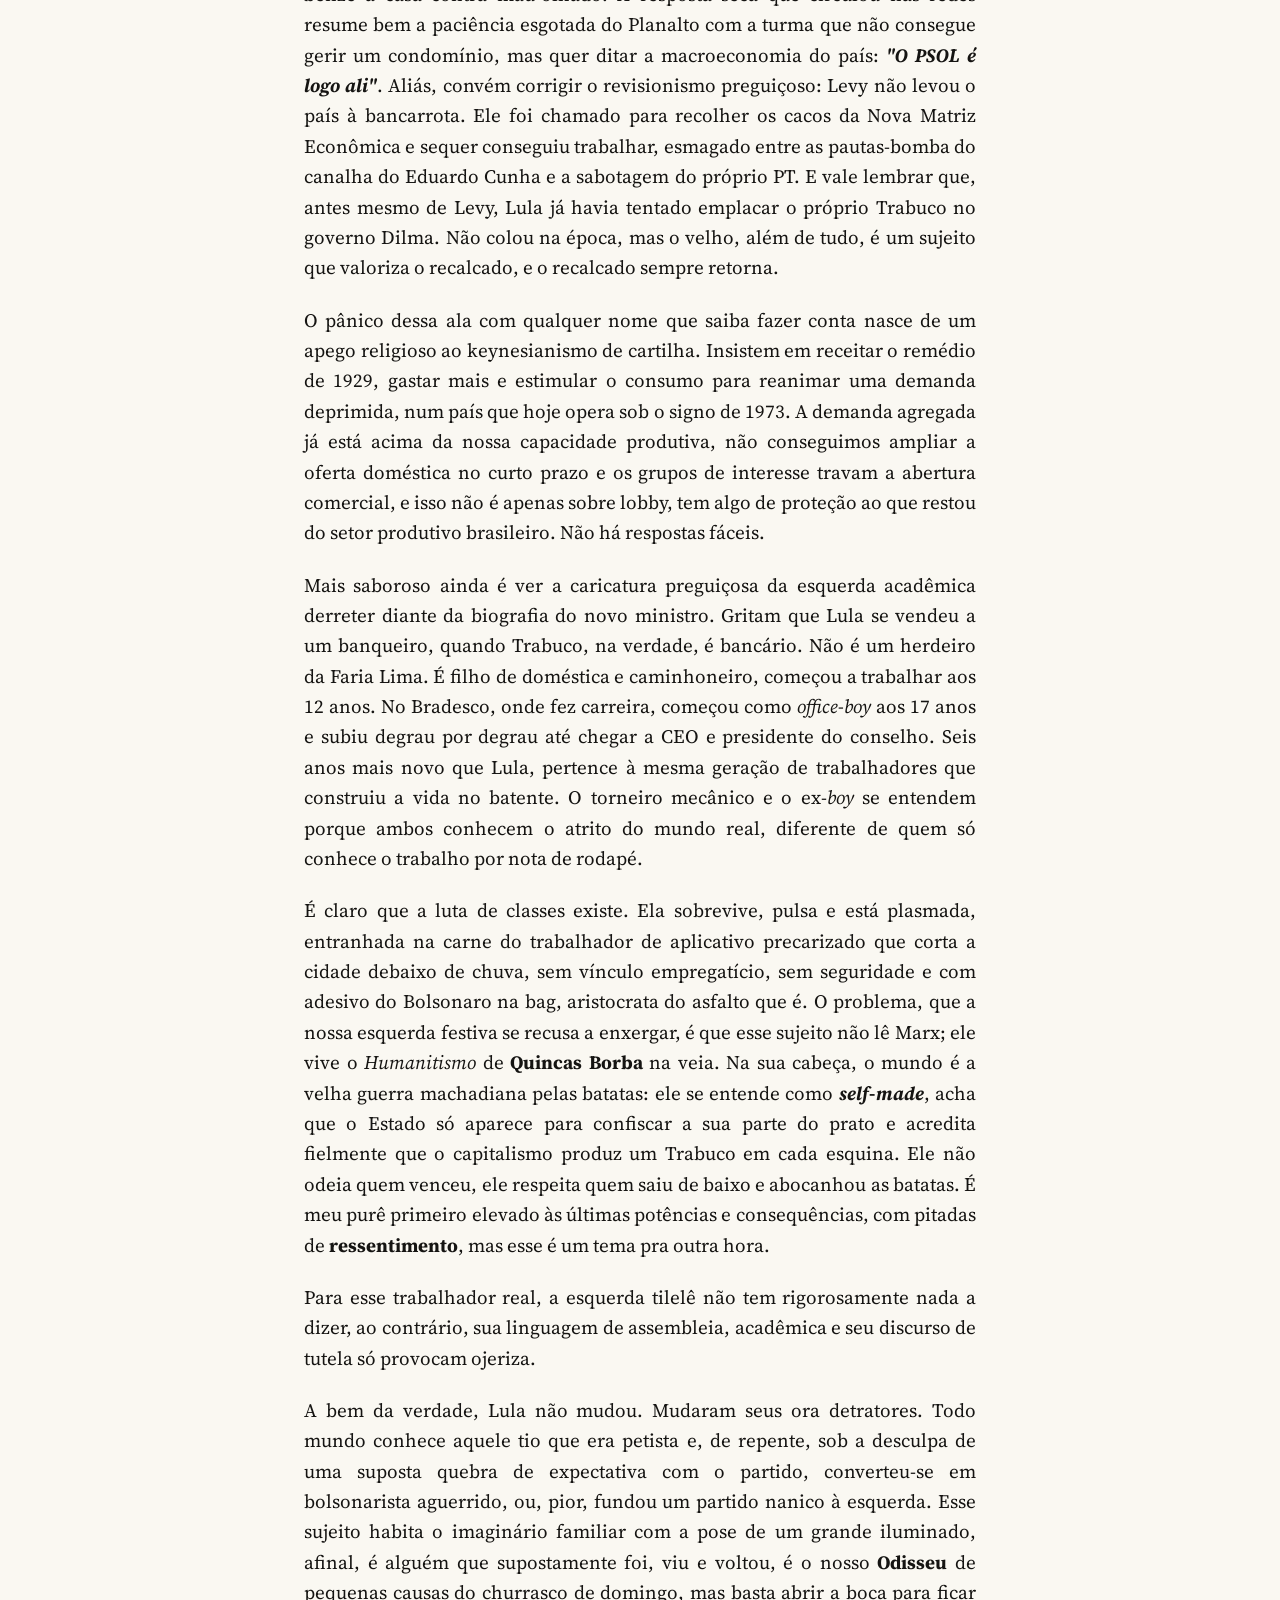
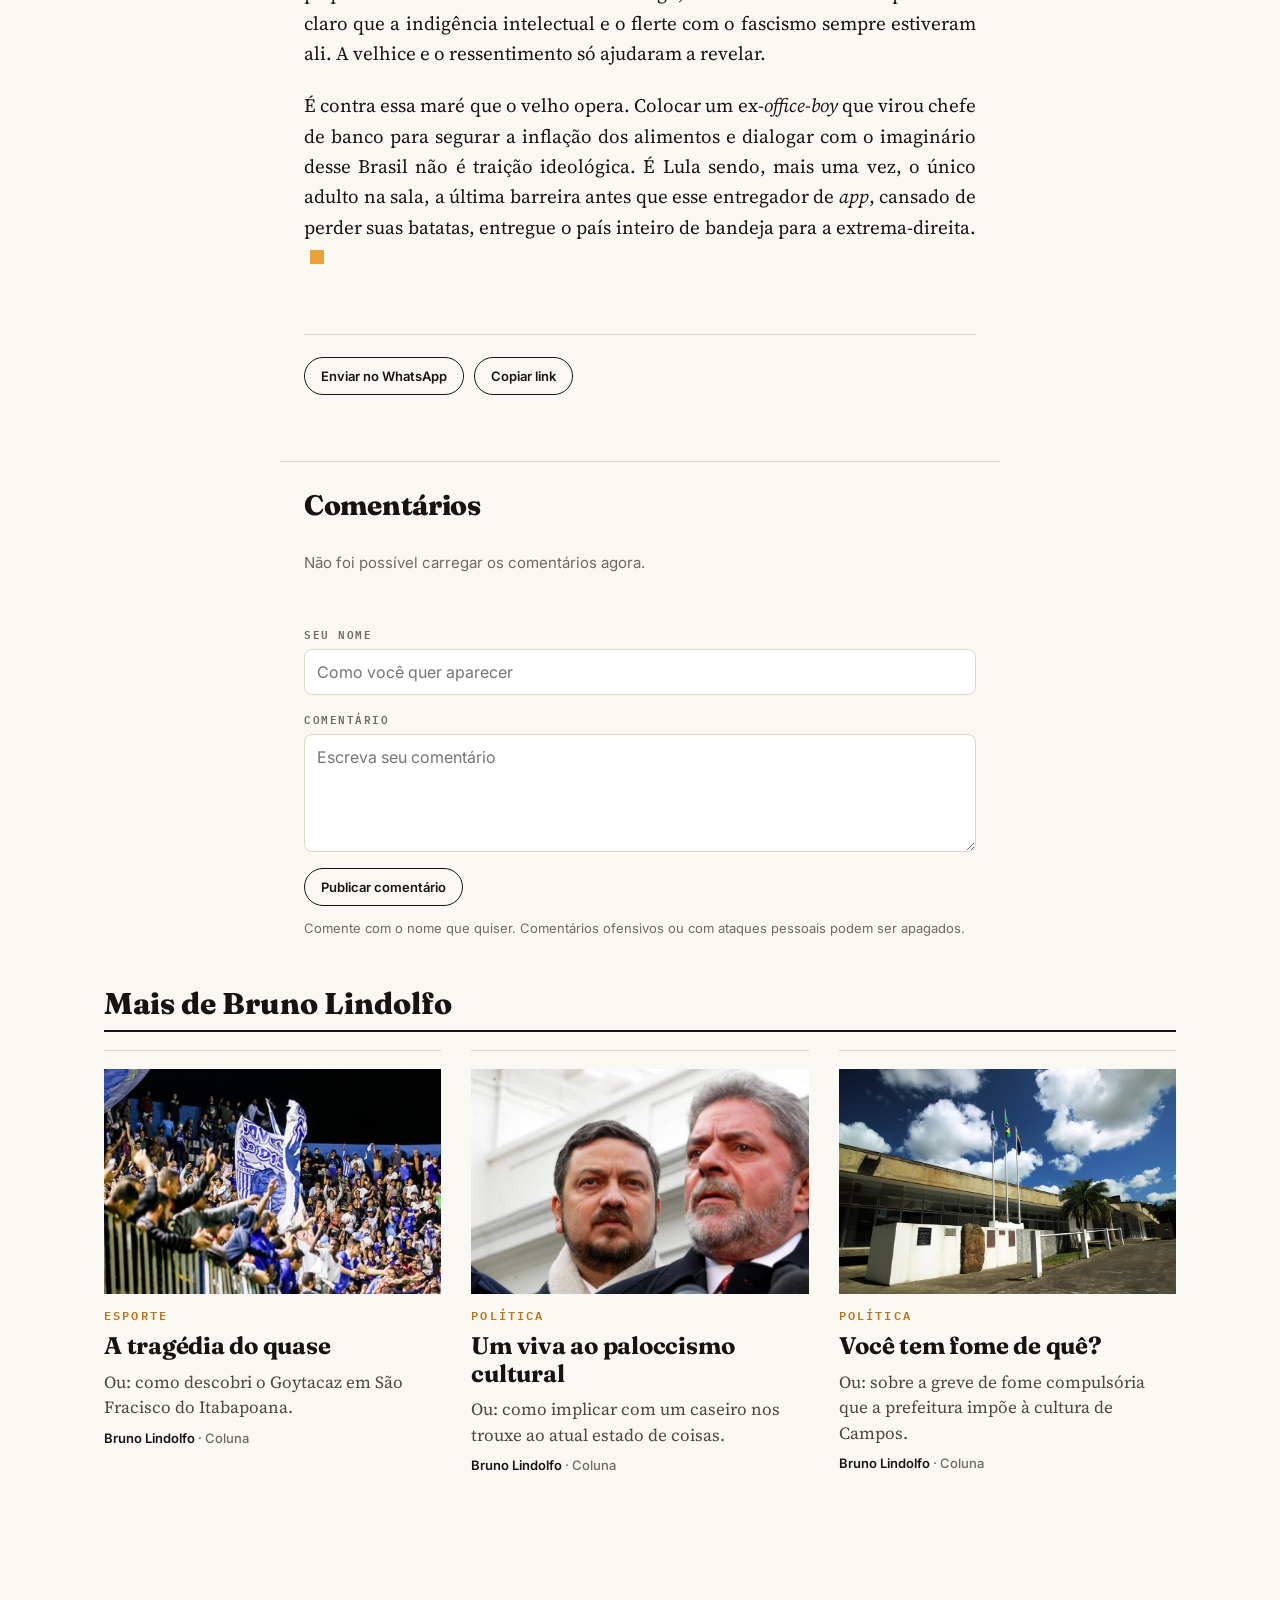
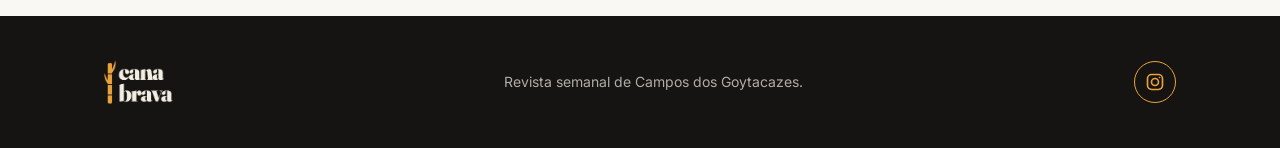
<file: artigos/um-trabuco-em-cada-esquina/index.html>
<!DOCTYPE html>
<html lang="pt-BR">
<head>
<meta charset="utf-8">
<meta name="viewport" content="width=device-width, initial-scale=1">
<title>Um Trabuco em cada esquina — Cana Brava</title>
<meta name="description" content="Coluna de Bruno Lindolfo analisa a escolha de Luiz Carlos Trabuco, do Bradesco, para a Fazenda e as críticas da esquerda ao novo arranjo de Lula.">
<link rel="canonical" href="https://revistacanabrava.com.br/artigos/um-trabuco-em-cada-esquina/">
<meta property="og:type" content="article">
<meta property="og:site_name" content="Cana Brava">
<meta property="og:title" content="Um Trabuco em cada esquina">
<meta property="og:description" content="Coluna de Bruno Lindolfo analisa a escolha de Luiz Carlos Trabuco, do Bradesco, para a Fazenda e as críticas da esquerda ao novo arranjo de Lula.">
<meta property="og:url" content="https://revistacanabrava.com.br/artigos/um-trabuco-em-cada-esquina/">
<meta property="og:image" content="https://revistacanabrava.com.br/artigos/um-trabuco-em-cada-esquina/capa-mwzi6f5i.jpg">
<meta name="twitter:card" content="summary_large_image">
<meta name="author" content="Bruno Lindolfo">
<meta property="article:published_time" content="2026-11-27T21:33:14.047Z">
<meta property="og:locale" content="pt_BR">
<meta name="geo.region" content="BR-RJ">
<meta name="geo.placename" content="Campos dos Goytacazes">
<script type="application/ld+json">{"@context":"https://schema.org","@type":"NewsArticle","headline":"Um Trabuco em cada esquina","description":"Coluna de Bruno Lindolfo analisa a escolha de Luiz Carlos Trabuco, do Bradesco, para a Fazenda e as críticas da esquerda ao novo arranjo de Lula.","inLanguage":"pt-BR","mainEntityOfPage":"https://revistacanabrava.com.br/artigos/um-trabuco-em-cada-esquina/","url":"https://revistacanabrava.com.br/artigos/um-trabuco-em-cada-esquina/","image":["https://revistacanabrava.com.br/artigos/um-trabuco-em-cada-esquina/capa-mwzi6f5i.jpg"],"datePublished":"2026-11-27T21:33:14.047Z","dateModified":"2026-11-27T22:33:00.796Z","articleSection":"Política","author":[{"@type":"Person","name":"Bruno Lindolfo","url":"https://revistacanabrava.com.br/?autor=bruno-lindolfo"}],"publisher":{"@type":"NewsMediaOrganization","name":"Cana Brava","url":"https://revistacanabrava.com.br/","logo":{"@type":"ImageObject","url":"https://revistacanabrava.com.br/assets/icon-512.png"}},"contentLocation":{"@type":"Place","name":"Campos dos Goytacazes, RJ"}}</script>
<script data-goatcounter="https://revistacanabrava.goatcounter.com/count" async src="//gc.zgo.at/count.js"></script>
<link rel="icon" href="../../assets/favicon.png">
<link rel="apple-touch-icon" href="../../assets/icon-180.png">
<link rel="preconnect" href="https://fonts.googleapis.com">
<link href="https://fonts.googleapis.com/css2?family=Fraunces:ital,opsz,wght@0,9..144,400..900;1,9..144,400..900&family=Source+Serif+4:ital,opsz,wght@0,8..60,400..700;1,8..60,400..700&family=IBM+Plex+Mono:wght@500;600&family=Inter:wght@400;500;600&display=swap" rel="stylesheet">
<link rel="stylesheet" href="../../assets/style.css">
<style>
.comentarios{margin-top:56px;padding-top:28px;border-top:1px solid var(--linha,#ddd6c6)}
.comentarios .cm-tit{font:800 28px/1.1 var(--serif-tit,Georgia,serif);letter-spacing:-.01em;margin:0 0 20px}
.comentarios .cm-n{color:var(--mute,#777);font-weight:600}
.cm-lista{list-style:none;margin:0 0 32px;padding:0}
.cm-item{padding:16px 0;border-bottom:1px solid var(--linha,#ddd6c6)}
.cm-cab{display:flex;flex-wrap:wrap;align-items:baseline;gap:4px 12px;margin-bottom:6px}
.cm-cab b{font:600 15px var(--sans,system-ui,sans-serif);color:var(--tinta,#151412)}
.cm-cab time{font:500 12px var(--sans,system-ui,sans-serif);color:var(--mute,#777)}
.cm-item p{margin:0;font-size:17px;line-height:1.55;overflow-wrap:anywhere}
.cm-vazio{padding:12px 0;font:400 15px var(--sans,system-ui,sans-serif);color:var(--mute,#777)}
.cm-form{display:flex;flex-direction:column;gap:6px;font-family:var(--sans,system-ui,sans-serif)}
.cm-form label{font:600 11px var(--mono,monospace);letter-spacing:.14em;text-transform:uppercase;color:var(--mute,#777);margin-top:8px}
.cm-form input,.cm-form textarea{font:400 16px/1.5 var(--sans,system-ui,sans-serif);padding:10px 12px;border:1px solid var(--linha,#ccc);border-radius:8px;background:#fff;color:var(--tinta,#151412);width:100%;box-sizing:border-box}
.cm-form textarea{resize:vertical;min-height:110px}
.cm-form input:focus,.cm-form textarea:focus{outline:2px solid var(--cana,#e8c547);outline-offset:1px}
.cm-hp{position:absolute!important;left:-9999px!important;width:1px!important;height:1px!important;opacity:0}
.cm-acoes{display:flex;flex-wrap:wrap;align-items:center;gap:12px;margin-top:10px}
.cm-acoes .btn{width:auto}
.cm-st{font-size:14px;color:var(--mute,#777)}
.cm-st.erro{color:#b3261e}
.cm-aviso{font-size:13px;color:var(--mute,#777);margin:6px 0 0}
</style>
</head>
<body>
<header class="topo"><div class="wrap">
  <a class="marca" href="../../"><img src="../../assets/logo-light.png" alt="Cana Brava"></a>
  <nav><a href="../../">Início</a><a href="../../?editoria=politica">Política</a><a href="../../colunistas/">Colunistas</a></nav>
</div></header>
<main>
<article>
  <header class="art-cab wrap estreito">
    <a class="rotulo" href="../../?editoria=politica" style="text-decoration:none">Política</a>
    <h1>Um Trabuco em cada esquina</h1>
    <p class="fina">o eterno retorno de 2003.</p>
    <div class="byline">
      <div class="autor-col" style="display:flex;flex-direction:column;gap:2px">
        <span class="autor"><em>por</em><a href="../../?autor=bruno-lindolfo">Bruno Lindolfo</a></span>
        
      </div>
      <span class="meta">Coluna · 27 de novembro de 2026 · 4 min de leitura</span>
    </div>
  </header>
  <figure class="art-capa wrap"><div style="display:grid;grid-template-columns:minmax(0,max-content);justify-content:center"><img src="capa-mwzi6f5i.jpg" alt=""></div></figure>
  <div class="corpo wrap estreito">
<p>A história não se repete apenas como farsa. Às vezes, ela volta como um meme de bom gosto. Bastou a confirmação do novo arranjo na Fazenda para que a internet ressuscitasse a velha fotografia de 2003: Lula, Palocci e Meirelles sentados à mesma mesa, agora reencarnada em Lula, Luiz Carlos Trabuco e Gabriel Galípolo. Por baixo do verniz institucional, o recado do velho torneiro mecânico para a sua própria base caberia num letreiro de néon: <em><strong>"OK, foda-se, eu admito: talvez eu tenha conciliado classes".</strong></em></p><p>O choro no sofá de Oblomov foi imediato <a href="https://revistacanabrava.com.br/artigos/um-viva-ao-paloccismo-cultural/" target="_blank" rel="noopener">(leia mais aqui)</a>. Mal secou a tinta do anúncio e já apareceu o fogo amigo de sempre, com Lindbergh Farias, sofrendo de PSTU tardio, evocando o fantasma de Joaquim Levy como quem benze a casa contra mau-olhado. A resposta seca que circulou nas redes resume bem a paciência esgotada do Planalto com a turma que não consegue gerir um condomínio, mas quer ditar a macroeconomia do país: <strong><em>"O PSOL é logo ali"</em></strong>. Aliás, convém corrigir o revisionismo preguiçoso: Levy não levou o país à bancarrota. Ele foi chamado para recolher os cacos da Nova Matriz Econômica e sequer conseguiu trabalhar, esmagado entre as pautas-bomba do canalha do Eduardo Cunha e a sabotagem do próprio PT. E vale lembrar que, antes mesmo de Levy, Lula já havia tentado emplacar o próprio Trabuco no governo Dilma. Não colou na época, mas o velho, além de tudo, é um sujeito que valoriza o recalcado, e o recalcado sempre retorna.</p><p>O pânico dessa ala com qualquer nome que saiba fazer conta nasce de um apego religioso ao keynesianismo de cartilha. Insistem em receitar o remédio de 1929, gastar mais e estimular o consumo para reanimar uma demanda deprimida, num país que hoje opera sob o signo de 1973. A demanda agregada já está acima da nossa capacidade produtiva, não conseguimos ampliar a oferta doméstica no curto prazo e os grupos de interesse travam a abertura comercial, e isso não é apenas sobre lobby, tem algo de proteção ao que restou do setor produtivo brasileiro. Não há respostas fáceis.</p><p>Mais saboroso ainda é ver a caricatura preguiçosa da esquerda acadêmica derreter diante da biografia do novo ministro. Gritam que Lula se vendeu a um banqueiro, quando Trabuco, na verdade, é bancário. Não é um herdeiro da Faria Lima. É filho de doméstica e caminhoneiro, começou a trabalhar aos 12 anos. No Bradesco, onde fez carreira, começou como <em>office-boy</em> aos 17 anos e subiu degrau por degrau até chegar a CEO e presidente do conselho. Seis anos mais novo que Lula, pertence à mesma geração de trabalhadores que construiu a vida no batente. O torneiro mecânico e o ex-<em>boy</em> se entendem porque ambos conhecem o atrito do mundo real, diferente de quem só conhece o trabalho por nota de rodapé.</p><p>É claro que a luta de classes existe. Ela sobrevive, pulsa e está plasmada, entranhada na carne do trabalhador de aplicativo precarizado que corta a cidade debaixo de chuva, sem vínculo empregatício, sem seguridade e com adesivo do Bolsonaro na bag, aristocrata do asfalto que é. O problema, que a nossa esquerda festiva se recusa a enxergar, é que esse sujeito não lê Marx; ele vive o <em>Humanitismo </em>de <strong>Quincas Borba </strong>na veia. Na sua cabeça, o mundo é a velha guerra machadiana pelas batatas: ele se entende como <em><strong>self-made</strong></em>, acha que o Estado só aparece para confiscar a sua parte do prato e acredita fielmente que o capitalismo produz um Trabuco em cada esquina. Ele não odeia quem venceu, ele respeita quem saiu de baixo e abocanhou as batatas. É meu purê primeiro elevado às últimas potências e consequências, com pitadas de <strong>ressentimento</strong>, mas esse é um tema pra outra hora.</p><p>Para esse trabalhador real, a esquerda tilelê não tem rigorosamente nada a dizer, ao contrário, sua linguagem de assembleia, acadêmica e seu discurso de tutela só provocam ojeriza.</p><p>A bem da verdade, Lula não mudou. Mudaram seus ora detratores. Todo mundo conhece aquele tio que era petista e, de repente, sob a desculpa de uma suposta quebra de expectativa com o partido, converteu-se em bolsonarista aguerrido, ou, pior, fundou um partido nanico à esquerda. Esse sujeito habita o imaginário familiar com a pose de um grande iluminado, afinal, é alguém que supostamente foi, viu e voltou, é o nosso <strong>Odisseu </strong>de pequenas causas do churrasco de domingo, mas basta abrir a boca para ficar claro que a indigência intelectual e o flerte com o fascismo sempre estiveram ali. A velhice e o ressentimento só ajudaram a revelar.</p><p>É contra essa maré que o velho opera. Colocar um ex-<em>office-boy</em> que virou chefe de banco para segurar a inflação dos alimentos e dialogar com o imaginário desse Brasil não é traição ideológica. É Lula sendo, mais uma vez, o único adulto na sala, a última barreira antes que esse entregador de <em>app</em>, cansado de perder suas batatas, entregue o país inteiro de bandeja para a extrema-direita.<span class="fim"></span></p>
  </div>
  <div class="wrap estreito">
    <div class="compartilhar">
      <a class="btn" id="zap" href="https://wa.me/?text=Um%20Trabuco%20em%20cada%20esquina%20https%3A%2F%2Frevistacanabrava.com.br%2Fartigos%2Fum-trabuco-em-cada-esquina%2F" target="_blank" rel="noopener">Enviar no WhatsApp</a>
      <button class="btn" id="copiar" type="button">Copiar link</button>
    </div>
  </div>
</article>
<section class="comentarios wrap estreito" id="comentarios" aria-labelledby="cmTit">
  <h2 class="cm-tit" id="cmTit">Comentários <span class="cm-n"></span></h2>
  <ol class="cm-lista"><li class="cm-vazio">Carregando comentários…</li></ol>
  <form class="cm-form" novalidate>
    <label for="cmNome">Seu nome</label>
    <input id="cmNome" name="nome" maxlength="60" placeholder="Como você quer aparecer" autocomplete="nickname">
    <label for="cmTexto">Comentário</label>
    <textarea id="cmTexto" name="texto" rows="4" maxlength="3000" placeholder="Escreva seu comentário"></textarea>
    <input class="cm-hp" name="site" tabindex="-1" autocomplete="off" aria-hidden="true">
    <div class="cm-acoes"><button class="btn" type="submit">Publicar comentário</button><span class="cm-st" role="status" aria-live="polite"></span></div>
    <p class="cm-aviso">Comente com o nome que quiser. Comentários ofensivos ou com ataques pessoais podem ser apagados.</p>
  </form>
</section>
<section class="wrap mais" id="mais"></section>
</main>
<footer class="rodape"><div class="wrap">
  <img src="../../assets/logo-light.png" alt="Cana Brava">
  <div>Revista semanal de Campos dos Goytacazes.</div>
  <a class="rodape-ig" href="https://www.instagram.com/revistacanabrava/" target="_blank" rel="noopener" aria-label="Instagram da Cana Brava" title="@revistacanabrava no Instagram" style="display:inline-flex;align-items:center;justify-content:center;width:42px;height:42px;border:1.5px solid currentColor;border-radius:50%;color:var(--cana);flex:none"><svg viewBox="0 0 24 24" width="20" height="20" fill="none" stroke="currentColor" stroke-width="2" stroke-linecap="round" stroke-linejoin="round" aria-hidden="true"><rect x="3" y="3" width="18" height="18" rx="5"/><circle cx="12" cy="12" r="4.2"/><circle cx="17.4" cy="6.6" r="1" fill="currentColor" stroke="none"/></svg></a>
</div></footer>
<script>
(function(){
var c=document.querySelector('.corpo');
var temTexto=function(x){return x&&x.tagName==='P'&&(x.textContent||'').trim().length>0};
var modoFim="manual";
if(!c.querySelector('.fim')&&modoFim!=='nenhum'){
var filhos=[].slice.call(c.children),alvo=null;
var hrs=filhos.filter(function(x){return x.tagName==='HR'});var ultHr=hrs[hrs.length-1];
if(ultHr){var i=filhos.indexOf(ultHr);
  var ehNota=function(x){var t=(x.textContent||'').trim().toLowerCase();return x.tagName==='UL'||x.tagName==='OL'||['fontes','notas','referências','referencias','bibliografia'].some(function(k){return t.indexOf(k)===0})};
  if(filhos.slice(i+1).some(ehNota)){var antes=filhos.slice(0,i).filter(temTexto);alvo=antes[antes.length-1]||null}}
if(!alvo){var ps=[].slice.call(c.querySelectorAll('p')).filter(function(x){return (x.textContent||'').trim().length>0});alvo=ps[ps.length-1]||null}
if(alvo){var f=document.createElement('span');f.className='fim';alvo.appendChild(f)}
}
document.getElementById('copiar').onclick=function(){var b=this;try{navigator.clipboard.writeText(location.href.split('#')[0]).then(function(){b.textContent='Link copiado'})}catch(e){}};
var esc=function(s){return String(s==null?'':s).replace(/[&<>"']/g,function(c){return{'&':'&amp;','<':'&lt;','>':'&gt;','"':'&quot;',"'":'&#39;'}[c]})};
fetch('../../data/artigos.json',{cache:'no-cache'}).then(function(r){return r.json()}).then(function(l){
  var eu="um-trabuco-em-cada-esquina",autor="bruno-lindolfo";
  var m=l.filter(function(x){return x.autorSlug===autor&&x.slug!==eu}).slice(0,3),tit='Mais de '+"Bruno Lindolfo";
  if(!m.length){m=l.filter(function(x){return x.slug!==eu}).slice(0,3);tit='Leia também'}
  if(!m.length)return;
  document.getElementById('mais').innerHTML='<div class="secao-tit"><h2>'+esc(tit)+'</h2></div><div class="grade">'+m.map(function(x){
    return '<a class="card" href="../'+encodeURIComponent(x.slug)+'/">'+(x.capa?'<div class="img" style="background-image:url(\'../'+encodeURIComponent(x.slug)+'/'+esc(x.capa)+'\')"></div>':'')+'<span class="rotulo">'+esc(x.editoria)+'</span><h3>'+esc(x.titulo)+'</h3>'+(x.linhaFina?'<p>'+esc(x.linhaFina)+'</p>':'')+'<span class="meta"><b>'+esc(x.autor)+'</b> · '+esc(x.genero)+'</span></a>'}).join('')+'</div>';
}).catch(function(){});
})();
</script>
<script>(function cbComentarios(SB,artigo){
  var box=document.getElementById('comentarios');if(!box)return;
  var api=SB.url.replace(/\/+$/,'')+'/rest/v1/comentarios';
  var H={'apikey':SB.key};if(/^eyJ/.test(SB.key))H.Authorization='Bearer '+SB.key;
  var esc=function(s){return String(s==null?'':s).replace(/[&<>"']/g,function(c){return{'&':'&amp;','<':'&lt;','>':'&gt;','"':'&quot;',"'":'&#39;'}[c]})};
  var lista=box.querySelector('.cm-lista'),n=box.querySelector('.cm-n'),form=box.querySelector('form'),st=box.querySelector('.cm-st'),bt=form.querySelector('button');
  var nome=form.elements.nome,texto=form.elements.texto,itens=[],ultimo=0;
  try{nome.value=localStorage.getItem('cb-nome-comentario')||''}catch(e){}
  var quando=function(iso){try{var d=new Date(iso);return d.toLocaleDateString('pt-BR',{day:'numeric',month:'long',year:'numeric'})+' às '+d.toLocaleTimeString('pt-BR',{hour:'2-digit',minute:'2-digit'})}catch(e){return''}};
  var aviso=function(m,erro){st.textContent=m;st.className='cm-st'+(erro?' erro':'')};
  function desenhar(){
    n.textContent=itens.length?'('+itens.length+')':'';
    lista.innerHTML=itens.length?itens.map(function(c){return '<li class="cm-item"><div class="cm-cab"><b>'+esc(c.nome)+'</b><time datetime="'+esc(c.criado_em)+'">'+esc(quando(c.criado_em))+'</time></div><p>'+esc(c.texto).replace(/\n/g,'<br>')+'</p></li>'}).join(''):'<li class="cm-vazio">Ninguém comentou ainda. Seja a primeira pessoa.</li>';
  }
  fetch(api+'?select=id,nome,texto,criado_em&artigo=eq.'+encodeURIComponent(artigo)+'&order=criado_em.asc&limit=1000',{headers:H,cache:'no-store'})
    .then(function(r){if(!r.ok)throw 0;return r.json()}).then(function(l){itens=l||[];desenhar()})
    .catch(function(){lista.innerHTML='<li class="cm-vazio">Não foi possível carregar os comentários agora.</li>'});
  form.addEventListener('submit',function(ev){
    ev.preventDefault();
    if(form.elements.site.value)return;
    var nm=nome.value.replace(/\s+/g,' ').trim(),tx=texto.value.replace(/\r/g,'').replace(/\n{3,}/g,'\n\n').trim();
    if(!nm){aviso('Escreva um nome.',1);nome.focus();return}
    if(!tx){aviso('Escreva o comentário.',1);texto.focus();return}
    if(Date.now()-ultimo<20000){aviso('Espere alguns segundos antes de comentar de novo.',1);return}
    bt.disabled=true;aviso('Enviando…');
    var h={'Content-Type':'application/json','Prefer':'return=representation'};for(var k in H)h[k]=H[k];
    fetch(api,{method:'POST',headers:h,body:JSON.stringify({artigo:artigo,nome:nm.slice(0,60),texto:tx.slice(0,3000)})})
      .then(function(r){if(!r.ok)throw 0;return r.json()}).then(function(l){
        ultimo=Date.now();try{localStorage.setItem('cb-nome-comentario',nm)}catch(e){}
        if(l&&l[0])itens.push(l[0]);desenhar();texto.value='';aviso('Comentário publicado. Obrigado!');
        var u=lista.lastElementChild;if(u&&u.scrollIntoView)u.scrollIntoView({behavior:'smooth',block:'nearest'});
      }).catch(function(){aviso('Não consegui publicar. Tente de novo em instantes.',1)})
      .then(function(){bt.disabled=false});
  });
})({"url":"https://bvqgfbsppoqobshzqnqf.supabase.co","key":"sb_publishable_lwWDm2O-GLirIlruxP-5-Q_zzMBnOqk"},"um-trabuco-em-cada-esquina");</script>
</body>
</html>
</file>
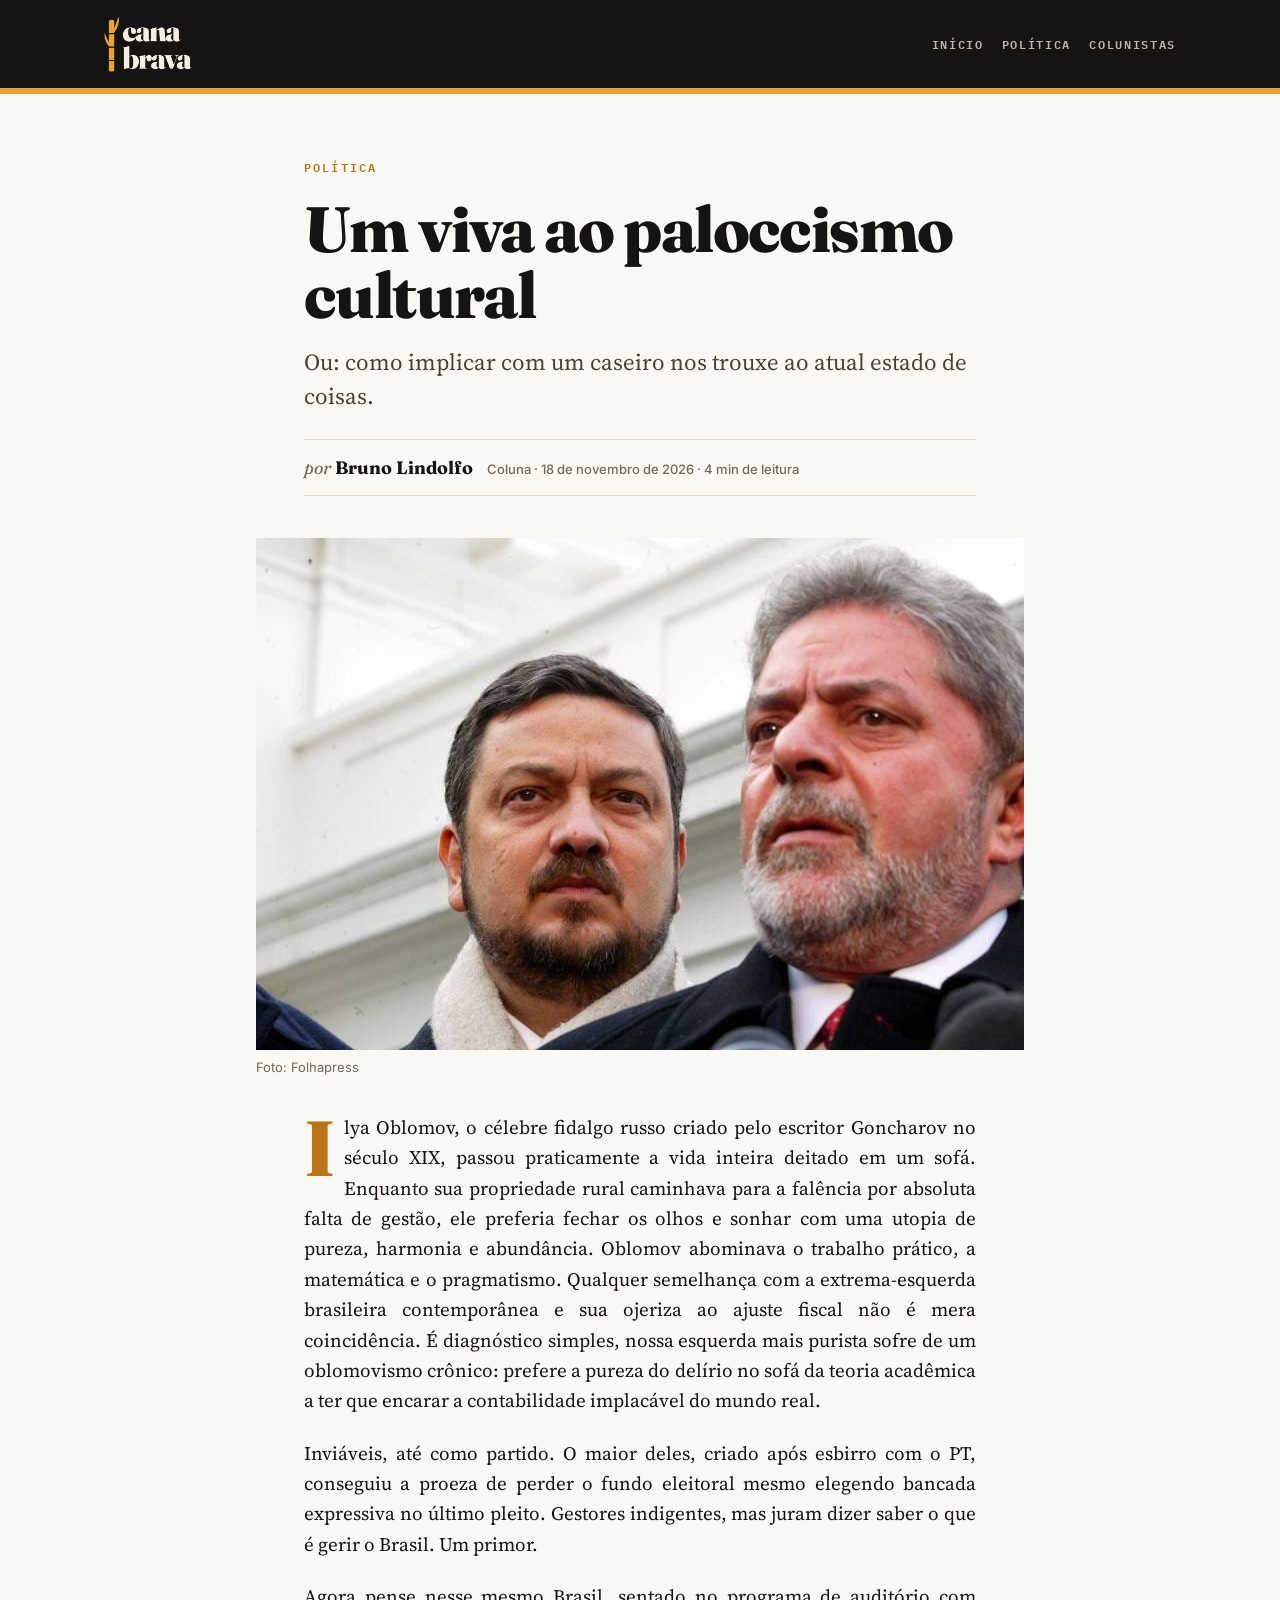
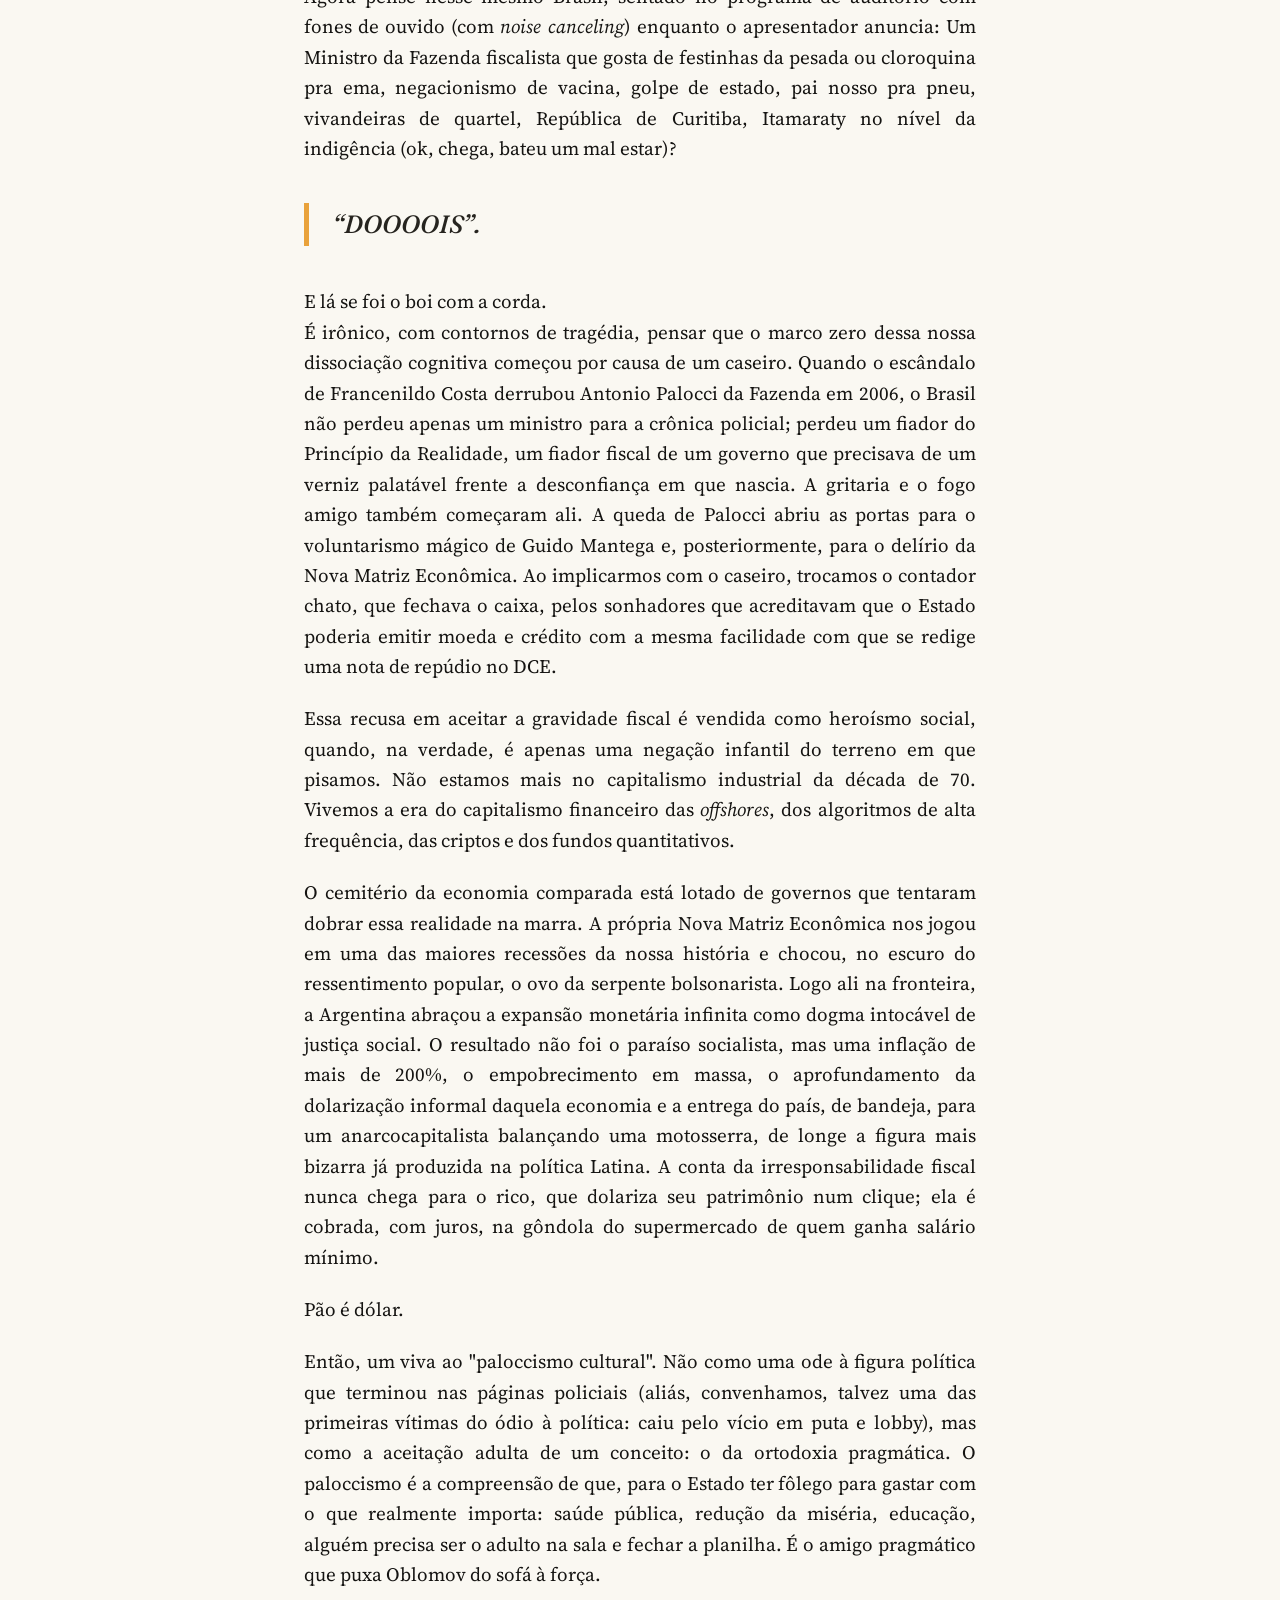
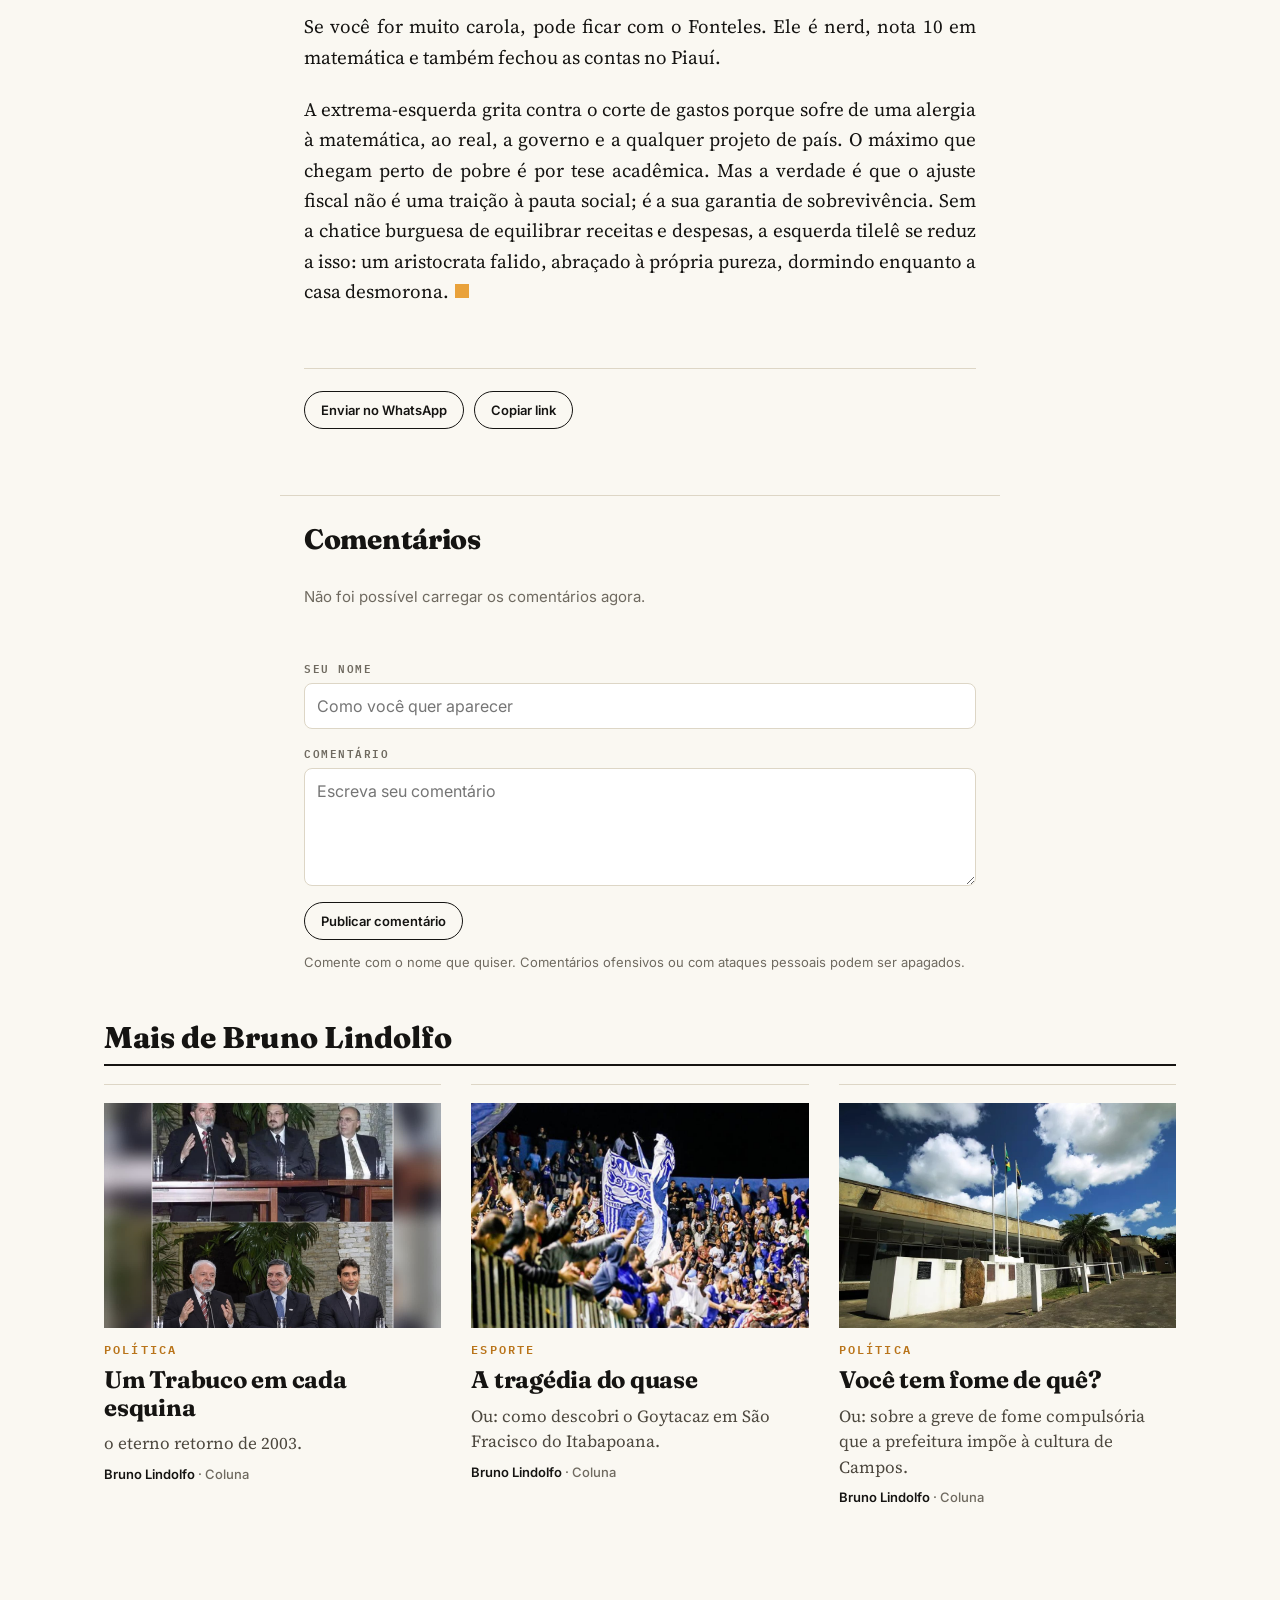
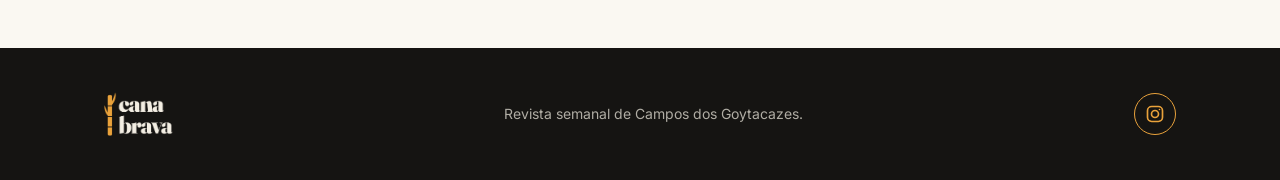
<file: artigos/um-viva-ao-paloccismo-cultural/index.html>
<!DOCTYPE html>
<html lang="pt-BR">
<head>
<meta charset="utf-8">
<meta name="viewport" content="width=device-width, initial-scale=1">
<title>Um viva ao paloccismo cultural — Cana Brava</title>
<meta name="description" content="Artigo de Bruno Lindolfo defende o ajuste fiscal como o paloccismo cultural, relembrando a queda de Palocci em 2006 e o caso Francenildo Costa.">
<link rel="canonical" href="https://revistacanabrava.com.br/artigos/um-viva-ao-paloccismo-cultural/">
<meta property="og:type" content="article">
<meta property="og:site_name" content="Cana Brava">
<meta property="og:title" content="Um viva ao paloccismo cultural">
<meta property="og:description" content="Artigo de Bruno Lindolfo defende o ajuste fiscal como o paloccismo cultural, relembrando a queda de Palocci em 2006 e o caso Francenildo Costa.">
<meta property="og:url" content="https://revistacanabrava.com.br/artigos/um-viva-ao-paloccismo-cultural/">
<meta property="og:image" content="https://revistacanabrava.com.br/artigos/um-viva-ao-paloccismo-cultural/capa-mwm7qowm.jpg">
<meta name="twitter:card" content="summary_large_image">
<meta name="author" content="Bruno Lindolfo">
<meta property="article:published_time" content="2026-11-18T14:13:49.910Z">
<meta property="og:locale" content="pt_BR">
<meta name="geo.region" content="BR-RJ">
<meta name="geo.placename" content="Campos dos Goytacazes">
<script type="application/ld+json">{"@context":"https://schema.org","@type":"NewsArticle","headline":"Um viva ao paloccismo cultural","description":"Artigo de Bruno Lindolfo defende o ajuste fiscal como o paloccismo cultural, relembrando a queda de Palocci em 2006 e o caso Francenildo Costa.","inLanguage":"pt-BR","mainEntityOfPage":"https://revistacanabrava.com.br/artigos/um-viva-ao-paloccismo-cultural/","url":"https://revistacanabrava.com.br/artigos/um-viva-ao-paloccismo-cultural/","image":["https://revistacanabrava.com.br/artigos/um-viva-ao-paloccismo-cultural/capa-mwm7qowm.jpg"],"datePublished":"2026-11-18T14:13:49.910Z","dateModified":"2026-11-27T22:34:55.728Z","articleSection":"Política","author":[{"@type":"Person","name":"Bruno Lindolfo","url":"https://revistacanabrava.com.br/?autor=bruno-lindolfo"}],"publisher":{"@type":"NewsMediaOrganization","name":"Cana Brava","url":"https://revistacanabrava.com.br/","logo":{"@type":"ImageObject","url":"https://revistacanabrava.com.br/assets/icon-512.png"}},"contentLocation":{"@type":"Place","name":"Campos dos Goytacazes, RJ"}}</script>
<script data-goatcounter="https://revistacanabrava.goatcounter.com/count" async src="//gc.zgo.at/count.js"></script>
<link rel="icon" href="../../assets/favicon.png">
<link rel="apple-touch-icon" href="../../assets/icon-180.png">
<link rel="preconnect" href="https://fonts.googleapis.com">
<link href="https://fonts.googleapis.com/css2?family=Fraunces:ital,opsz,wght@0,9..144,400..900;1,9..144,400..900&family=Source+Serif+4:ital,opsz,wght@0,8..60,400..700;1,8..60,400..700&family=IBM+Plex+Mono:wght@500;600&family=Inter:wght@400;500;600&display=swap" rel="stylesheet">
<link rel="stylesheet" href="../../assets/style.css">
<style>
.comentarios{margin-top:56px;padding-top:28px;border-top:1px solid var(--linha,#ddd6c6)}
.comentarios .cm-tit{font:800 28px/1.1 var(--serif-tit,Georgia,serif);letter-spacing:-.01em;margin:0 0 20px}
.comentarios .cm-n{color:var(--mute,#777);font-weight:600}
.cm-lista{list-style:none;margin:0 0 32px;padding:0}
.cm-item{padding:16px 0;border-bottom:1px solid var(--linha,#ddd6c6)}
.cm-cab{display:flex;flex-wrap:wrap;align-items:baseline;gap:4px 12px;margin-bottom:6px}
.cm-cab b{font:600 15px var(--sans,system-ui,sans-serif);color:var(--tinta,#151412)}
.cm-cab time{font:500 12px var(--sans,system-ui,sans-serif);color:var(--mute,#777)}
.cm-item p{margin:0;font-size:17px;line-height:1.55;overflow-wrap:anywhere}
.cm-vazio{padding:12px 0;font:400 15px var(--sans,system-ui,sans-serif);color:var(--mute,#777)}
.cm-form{display:flex;flex-direction:column;gap:6px;font-family:var(--sans,system-ui,sans-serif)}
.cm-form label{font:600 11px var(--mono,monospace);letter-spacing:.14em;text-transform:uppercase;color:var(--mute,#777);margin-top:8px}
.cm-form input,.cm-form textarea{font:400 16px/1.5 var(--sans,system-ui,sans-serif);padding:10px 12px;border:1px solid var(--linha,#ccc);border-radius:8px;background:#fff;color:var(--tinta,#151412);width:100%;box-sizing:border-box}
.cm-form textarea{resize:vertical;min-height:110px}
.cm-form input:focus,.cm-form textarea:focus{outline:2px solid var(--cana,#e8c547);outline-offset:1px}
.cm-hp{position:absolute!important;left:-9999px!important;width:1px!important;height:1px!important;opacity:0}
.cm-acoes{display:flex;flex-wrap:wrap;align-items:center;gap:12px;margin-top:10px}
.cm-acoes .btn{width:auto}
.cm-st{font-size:14px;color:var(--mute,#777)}
.cm-st.erro{color:#b3261e}
.cm-aviso{font-size:13px;color:var(--mute,#777);margin:6px 0 0}
</style>
</head>
<body>
<header class="topo"><div class="wrap">
  <a class="marca" href="../../"><img src="../../assets/logo-light.png" alt="Cana Brava"></a>
  <nav><a href="../../">Início</a><a href="../../?editoria=politica">Política</a><a href="../../colunistas/">Colunistas</a></nav>
</div></header>
<main>
<article>
  <header class="art-cab wrap estreito">
    <a class="rotulo" href="../../?editoria=politica" style="text-decoration:none">Política</a>
    <h1>Um viva ao paloccismo cultural</h1>
    <p class="fina">Ou: como implicar com um caseiro nos trouxe ao atual estado de coisas.</p>
    <div class="byline">
      <div class="autor-col" style="display:flex;flex-direction:column;gap:2px">
        <span class="autor"><em>por</em><a href="../../?autor=bruno-lindolfo">Bruno Lindolfo</a></span>
        
      </div>
      <span class="meta">Coluna · 18 de novembro de 2026 · 4 min de leitura</span>
    </div>
  </header>
  <figure class="art-capa wrap"><div style="display:grid;grid-template-columns:minmax(0,max-content);justify-content:center"><img src="capa-mwm7qowm.jpg" alt=""><figcaption style="width:0;min-width:100%">Foto: Folhapress</figcaption></div></figure>
  <div class="corpo wrap estreito">
<p>Ilya Oblomov, o célebre fidalgo russo criado pelo escritor Goncharov no século XIX, passou praticamente a vida inteira deitado em um sofá. Enquanto sua propriedade rural caminhava para a falência por absoluta falta de gestão, ele preferia fechar os olhos e sonhar com uma utopia de pureza, harmonia e abundância. Oblomov abominava o trabalho prático, a matemática e o pragmatismo. Qualquer semelhança com a extrema-esquerda brasileira contemporânea e sua ojeriza ao ajuste fiscal não é mera coincidência. É diagnóstico simples, nossa esquerda mais purista sofre de um oblomovismo crônico: prefere a pureza do delírio no sofá da teoria acadêmica a ter que encarar a contabilidade implacável do mundo real.</p><p>Inviáveis, até como partido. O maior deles, criado após esbirro com o PT, conseguiu a proeza de perder o fundo eleitoral mesmo elegendo bancada expressiva no último pleito. Gestores indigentes, mas juram dizer saber o que é gerir o Brasil. Um primor.</p><p>Agora pense nesse mesmo Brasil, sentado no programa de auditório com fones de ouvido (com <em>noise canceling</em>) enquanto o apresentador anuncia: Um Ministro da Fazenda fiscalista que gosta de festinhas da pesada ou cloroquina pra ema, negacionismo de vacina, golpe de estado, pai nosso pra pneu, vivandeiras de quartel, República de Curitiba, Itamaraty no nível da indigência (ok, chega, bateu um mal estar)?</p><blockquote>“DOOOOIS”.  </blockquote>E lá se foi o boi com a corda.<p>É irônico, com contornos de tragédia, pensar que o marco zero dessa nossa dissociação cognitiva começou por causa de um caseiro. Quando o escândalo de Francenildo Costa derrubou Antonio Palocci da Fazenda em 2006, o Brasil não perdeu apenas um ministro para a crônica policial; perdeu um fiador do Princípio da Realidade, um fiador fiscal de um governo que precisava de um verniz palatável frente a desconfiança em que nascia. A gritaria e o fogo amigo também começaram ali. A queda de Palocci abriu as portas para o voluntarismo mágico de Guido Mantega e, posteriormente, para o delírio da Nova Matriz Econômica. Ao implicarmos com o caseiro, trocamos o contador chato, que fechava o caixa, pelos sonhadores que acreditavam que o Estado poderia emitir moeda e crédito com a mesma facilidade com que se redige uma nota de repúdio no DCE.</p><p>Essa recusa em aceitar a gravidade fiscal é vendida como heroísmo social, quando, na verdade, é apenas uma negação infantil do terreno em que pisamos. Não estamos mais no capitalismo industrial da década de 70. Vivemos a era do capitalismo financeiro das <em>offshores</em>, dos algoritmos de alta frequência, das criptos e dos fundos quantitativos.</p><p>O cemitério da economia comparada está lotado de governos que tentaram dobrar essa realidade na marra. A própria Nova Matriz Econômica nos jogou em uma das maiores recessões da nossa história e chocou, no escuro do ressentimento popular, o ovo da serpente bolsonarista. Logo ali na fronteira, a Argentina abraçou a expansão monetária infinita como dogma intocável de justiça social. O resultado não foi o paraíso socialista, mas uma inflação de mais de 200%, o empobrecimento em massa, o aprofundamento da dolarização informal daquela economia e a entrega do país, de bandeja, para um anarcocapitalista balançando uma motosserra, de longe a figura mais bizarra já produzida na política Latina. A conta da irresponsabilidade fiscal nunca chega para o rico, que dolariza seu patrimônio num clique; ela é cobrada, com juros, na gôndola do supermercado de quem ganha salário mínimo.</p><p>Pão é dólar.</p><p>Então, um viva ao "paloccismo cultural". Não como uma ode à figura política que terminou nas páginas policiais (aliás, convenhamos, talvez uma das primeiras vítimas do ódio à política: caiu pelo vício em puta e lobby), mas como a aceitação adulta de um conceito: o da ortodoxia pragmática. O paloccismo é a compreensão de que, para o Estado ter fôlego para gastar com o que realmente importa: saúde pública, redução da miséria, educação, alguém precisa ser o adulto na sala e fechar a planilha. É o amigo pragmático que puxa Oblomov do sofá à força.</p><p>Se você for muito carola, pode ficar com o Fonteles. Ele é nerd, nota 10 em matemática e também fechou as contas no Piauí.</p><p>A extrema-esquerda grita contra o corte de gastos porque sofre de uma alergia à matemática, ao real, a governo e a qualquer projeto de país. O máximo que chegam perto de pobre é por tese acadêmica. Mas a verdade é que o ajuste fiscal não é uma traição à pauta social; é a sua garantia de sobrevivência. Sem a chatice burguesa de equilibrar receitas e despesas, a esquerda tilelê se reduz a isso: um aristocrata falido, abraçado à própria pureza, dormindo enquanto a casa desmorona.<span class="fim"></span></p>
  </div>
  <div class="wrap estreito">
    <div class="compartilhar">
      <a class="btn" id="zap" href="https://wa.me/?text=Um%20viva%20ao%20paloccismo%20cultural%20https%3A%2F%2Frevistacanabrava.com.br%2Fartigos%2Fum-viva-ao-paloccismo-cultural%2F" target="_blank" rel="noopener">Enviar no WhatsApp</a>
      <button class="btn" id="copiar" type="button">Copiar link</button>
    </div>
  </div>
</article>
<section class="comentarios wrap estreito" id="comentarios" aria-labelledby="cmTit">
  <h2 class="cm-tit" id="cmTit">Comentários <span class="cm-n"></span></h2>
  <ol class="cm-lista"><li class="cm-vazio">Carregando comentários…</li></ol>
  <form class="cm-form" novalidate>
    <label for="cmNome">Seu nome</label>
    <input id="cmNome" name="nome" maxlength="60" placeholder="Como você quer aparecer" autocomplete="nickname">
    <label for="cmTexto">Comentário</label>
    <textarea id="cmTexto" name="texto" rows="4" maxlength="3000" placeholder="Escreva seu comentário"></textarea>
    <input class="cm-hp" name="site" tabindex="-1" autocomplete="off" aria-hidden="true">
    <div class="cm-acoes"><button class="btn" type="submit">Publicar comentário</button><span class="cm-st" role="status" aria-live="polite"></span></div>
    <p class="cm-aviso">Comente com o nome que quiser. Comentários ofensivos ou com ataques pessoais podem ser apagados.</p>
  </form>
</section>
<section class="wrap mais" id="mais"></section>
</main>
<footer class="rodape"><div class="wrap">
  <img src="../../assets/logo-light.png" alt="Cana Brava">
  <div>Revista semanal de Campos dos Goytacazes.</div>
  <a class="rodape-ig" href="https://www.instagram.com/revistacanabrava/" target="_blank" rel="noopener" aria-label="Instagram da Cana Brava" title="@revistacanabrava no Instagram" style="display:inline-flex;align-items:center;justify-content:center;width:42px;height:42px;border:1.5px solid currentColor;border-radius:50%;color:var(--cana);flex:none"><svg viewBox="0 0 24 24" width="20" height="20" fill="none" stroke="currentColor" stroke-width="2" stroke-linecap="round" stroke-linejoin="round" aria-hidden="true"><rect x="3" y="3" width="18" height="18" rx="5"/><circle cx="12" cy="12" r="4.2"/><circle cx="17.4" cy="6.6" r="1" fill="currentColor" stroke="none"/></svg></a>
</div></footer>
<script>
(function(){
var c=document.querySelector('.corpo');
var temTexto=function(x){return x&&x.tagName==='P'&&(x.textContent||'').trim().length>0};
var modoFim="manual";
if(!c.querySelector('.fim')&&modoFim!=='nenhum'){
var filhos=[].slice.call(c.children),alvo=null;
var hrs=filhos.filter(function(x){return x.tagName==='HR'});var ultHr=hrs[hrs.length-1];
if(ultHr){var i=filhos.indexOf(ultHr);
  var ehNota=function(x){var t=(x.textContent||'').trim().toLowerCase();return x.tagName==='UL'||x.tagName==='OL'||['fontes','notas','referências','referencias','bibliografia'].some(function(k){return t.indexOf(k)===0})};
  if(filhos.slice(i+1).some(ehNota)){var antes=filhos.slice(0,i).filter(temTexto);alvo=antes[antes.length-1]||null}}
if(!alvo){var ps=[].slice.call(c.querySelectorAll('p')).filter(function(x){return (x.textContent||'').trim().length>0});alvo=ps[ps.length-1]||null}
if(alvo){var f=document.createElement('span');f.className='fim';alvo.appendChild(f)}
}
document.getElementById('copiar').onclick=function(){var b=this;try{navigator.clipboard.writeText(location.href.split('#')[0]).then(function(){b.textContent='Link copiado'})}catch(e){}};
var esc=function(s){return String(s==null?'':s).replace(/[&<>"']/g,function(c){return{'&':'&amp;','<':'&lt;','>':'&gt;','"':'&quot;',"'":'&#39;'}[c]})};
fetch('../../data/artigos.json',{cache:'no-cache'}).then(function(r){return r.json()}).then(function(l){
  var eu="um-viva-ao-paloccismo-cultural",autor="bruno-lindolfo";
  var m=l.filter(function(x){return x.autorSlug===autor&&x.slug!==eu}).slice(0,3),tit='Mais de '+"Bruno Lindolfo";
  if(!m.length){m=l.filter(function(x){return x.slug!==eu}).slice(0,3);tit='Leia também'}
  if(!m.length)return;
  document.getElementById('mais').innerHTML='<div class="secao-tit"><h2>'+esc(tit)+'</h2></div><div class="grade">'+m.map(function(x){
    return '<a class="card" href="../'+encodeURIComponent(x.slug)+'/">'+(x.capa?'<div class="img" style="background-image:url(\'../'+encodeURIComponent(x.slug)+'/'+esc(x.capa)+'\')"></div>':'')+'<span class="rotulo">'+esc(x.editoria)+'</span><h3>'+esc(x.titulo)+'</h3>'+(x.linhaFina?'<p>'+esc(x.linhaFina)+'</p>':'')+'<span class="meta"><b>'+esc(x.autor)+'</b> · '+esc(x.genero)+'</span></a>'}).join('')+'</div>';
}).catch(function(){});
})();
</script>
<script>(function cbComentarios(SB,artigo){
  var box=document.getElementById('comentarios');if(!box)return;
  var api=SB.url.replace(/\/+$/,'')+'/rest/v1/comentarios';
  var H={'apikey':SB.key};if(/^eyJ/.test(SB.key))H.Authorization='Bearer '+SB.key;
  var esc=function(s){return String(s==null?'':s).replace(/[&<>"']/g,function(c){return{'&':'&amp;','<':'&lt;','>':'&gt;','"':'&quot;',"'":'&#39;'}[c]})};
  var lista=box.querySelector('.cm-lista'),n=box.querySelector('.cm-n'),form=box.querySelector('form'),st=box.querySelector('.cm-st'),bt=form.querySelector('button');
  var nome=form.elements.nome,texto=form.elements.texto,itens=[],ultimo=0;
  try{nome.value=localStorage.getItem('cb-nome-comentario')||''}catch(e){}
  var quando=function(iso){try{var d=new Date(iso);return d.toLocaleDateString('pt-BR',{day:'numeric',month:'long',year:'numeric'})+' às '+d.toLocaleTimeString('pt-BR',{hour:'2-digit',minute:'2-digit'})}catch(e){return''}};
  var aviso=function(m,erro){st.textContent=m;st.className='cm-st'+(erro?' erro':'')};
  function desenhar(){
    n.textContent=itens.length?'('+itens.length+')':'';
    lista.innerHTML=itens.length?itens.map(function(c){return '<li class="cm-item"><div class="cm-cab"><b>'+esc(c.nome)+'</b><time datetime="'+esc(c.criado_em)+'">'+esc(quando(c.criado_em))+'</time></div><p>'+esc(c.texto).replace(/\n/g,'<br>')+'</p></li>'}).join(''):'<li class="cm-vazio">Ninguém comentou ainda. Seja a primeira pessoa.</li>';
  }
  fetch(api+'?select=id,nome,texto,criado_em&artigo=eq.'+encodeURIComponent(artigo)+'&order=criado_em.asc&limit=1000',{headers:H,cache:'no-store'})
    .then(function(r){if(!r.ok)throw 0;return r.json()}).then(function(l){itens=l||[];desenhar()})
    .catch(function(){lista.innerHTML='<li class="cm-vazio">Não foi possível carregar os comentários agora.</li>'});
  form.addEventListener('submit',function(ev){
    ev.preventDefault();
    if(form.elements.site.value)return;
    var nm=nome.value.replace(/\s+/g,' ').trim(),tx=texto.value.replace(/\r/g,'').replace(/\n{3,}/g,'\n\n').trim();
    if(!nm){aviso('Escreva um nome.',1);nome.focus();return}
    if(!tx){aviso('Escreva o comentário.',1);texto.focus();return}
    if(Date.now()-ultimo<20000){aviso('Espere alguns segundos antes de comentar de novo.',1);return}
    bt.disabled=true;aviso('Enviando…');
    var h={'Content-Type':'application/json','Prefer':'return=representation'};for(var k in H)h[k]=H[k];
    fetch(api,{method:'POST',headers:h,body:JSON.stringify({artigo:artigo,nome:nm.slice(0,60),texto:tx.slice(0,3000)})})
      .then(function(r){if(!r.ok)throw 0;return r.json()}).then(function(l){
        ultimo=Date.now();try{localStorage.setItem('cb-nome-comentario',nm)}catch(e){}
        if(l&&l[0])itens.push(l[0]);desenhar();texto.value='';aviso('Comentário publicado. Obrigado!');
        var u=lista.lastElementChild;if(u&&u.scrollIntoView)u.scrollIntoView({behavior:'smooth',block:'nearest'});
      }).catch(function(){aviso('Não consegui publicar. Tente de novo em instantes.',1)})
      .then(function(){bt.disabled=false});
  });
})({"url":"https://bvqgfbsppoqobshzqnqf.supabase.co","key":"sb_publishable_lwWDm2O-GLirIlruxP-5-Q_zzMBnOqk"},"um-viva-ao-paloccismo-cultural");</script>
</body>
</html>
</file>
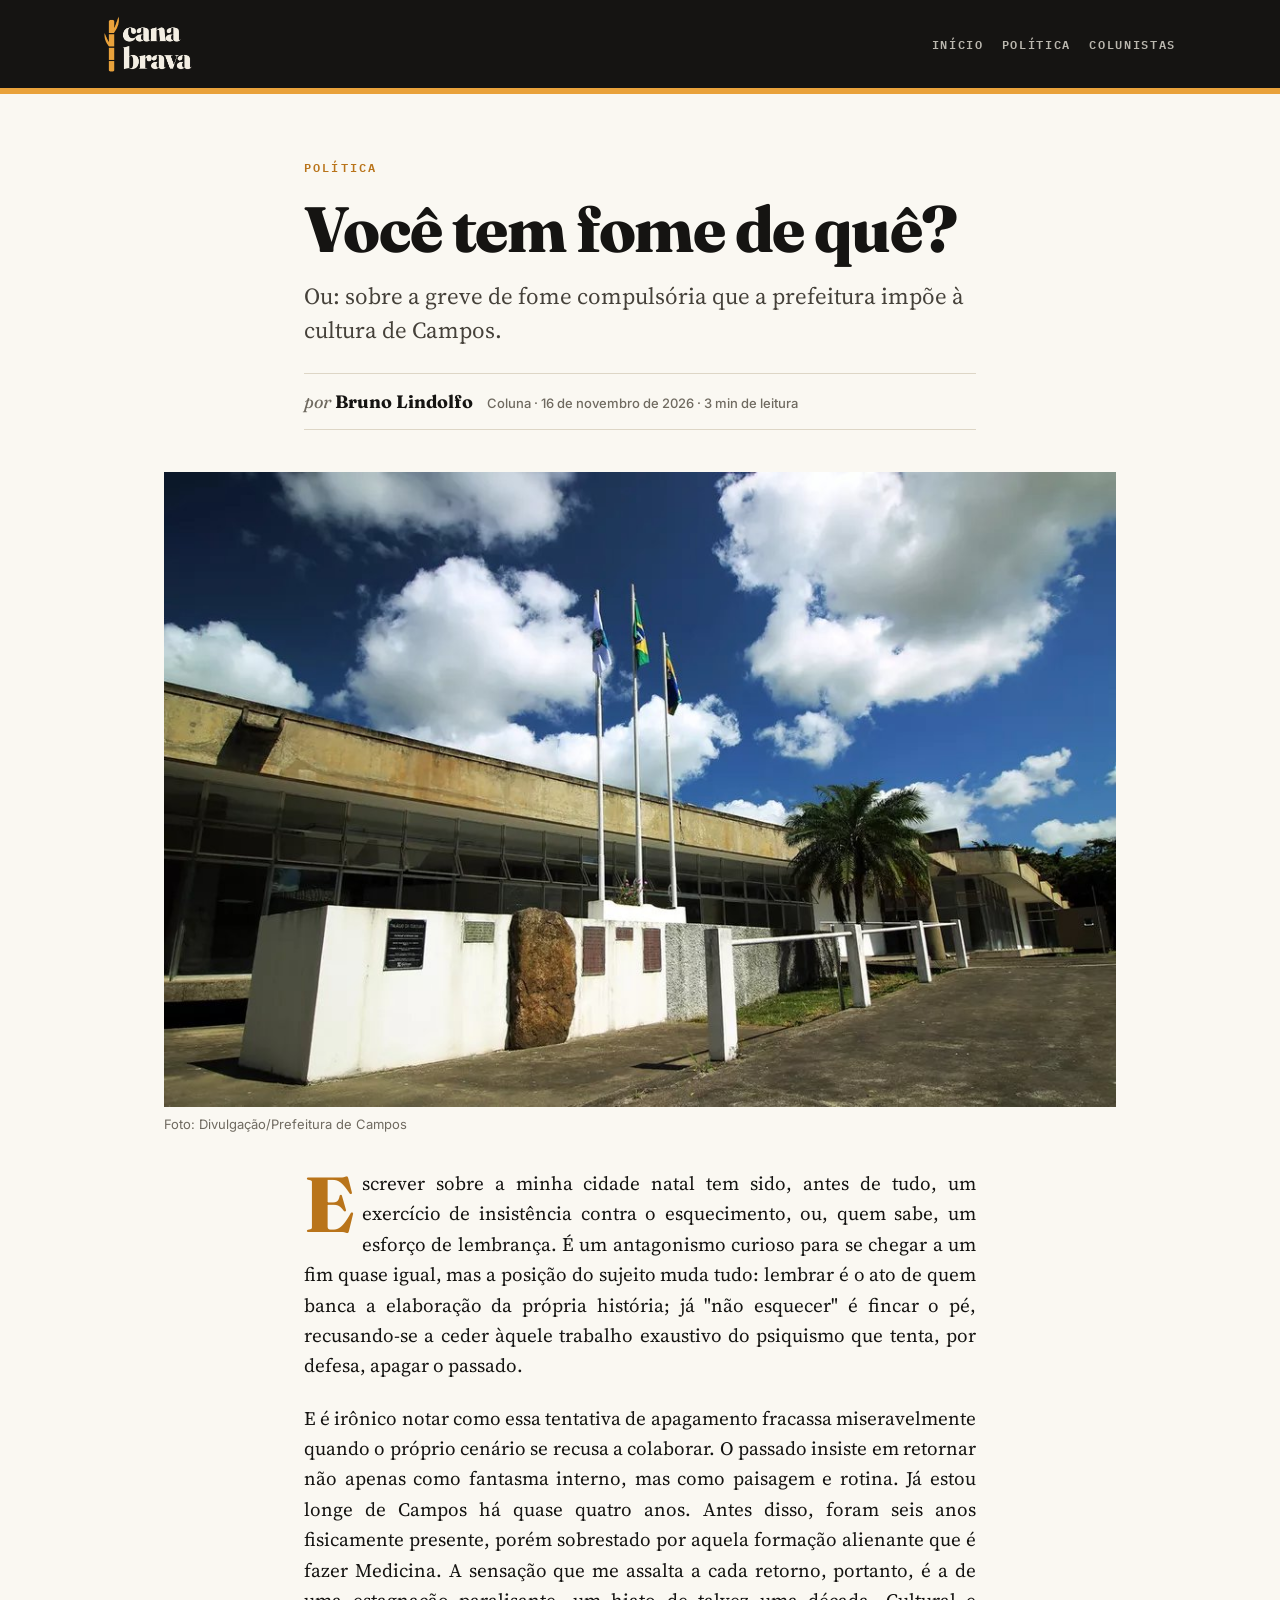
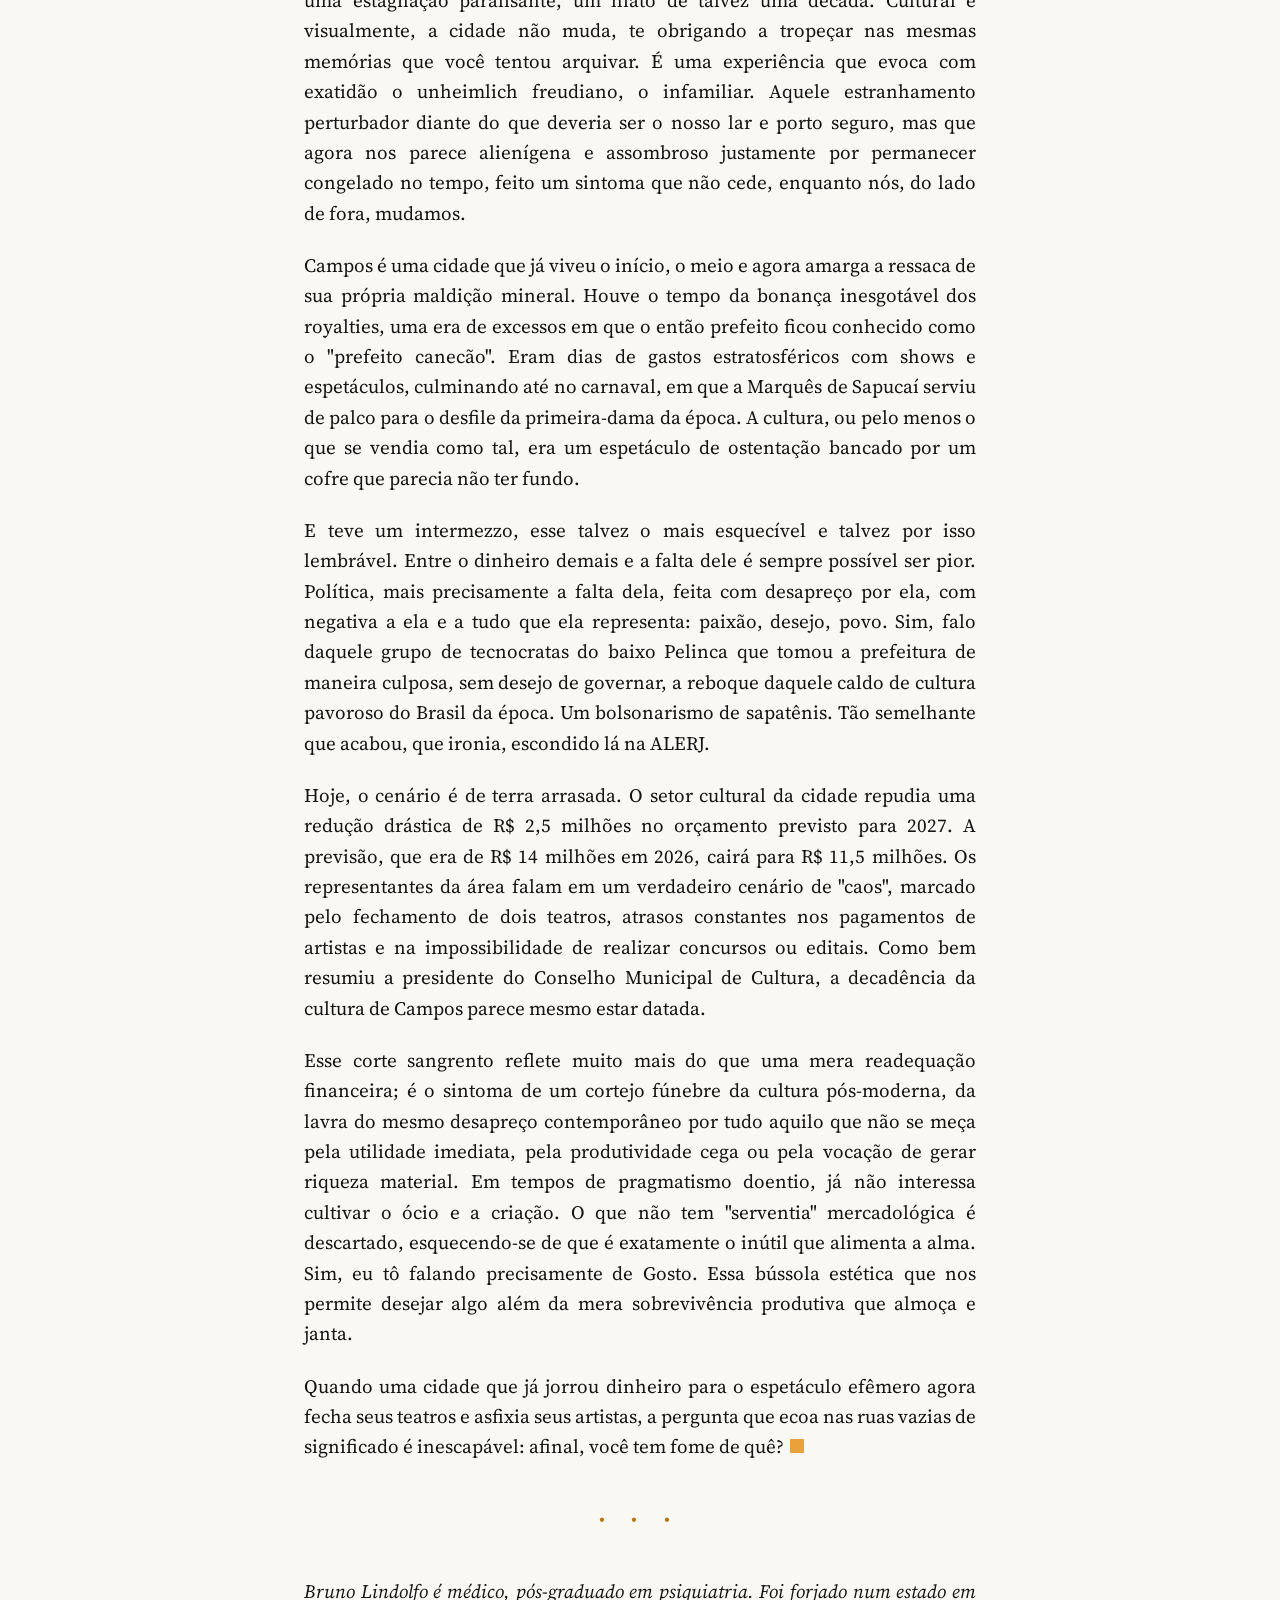
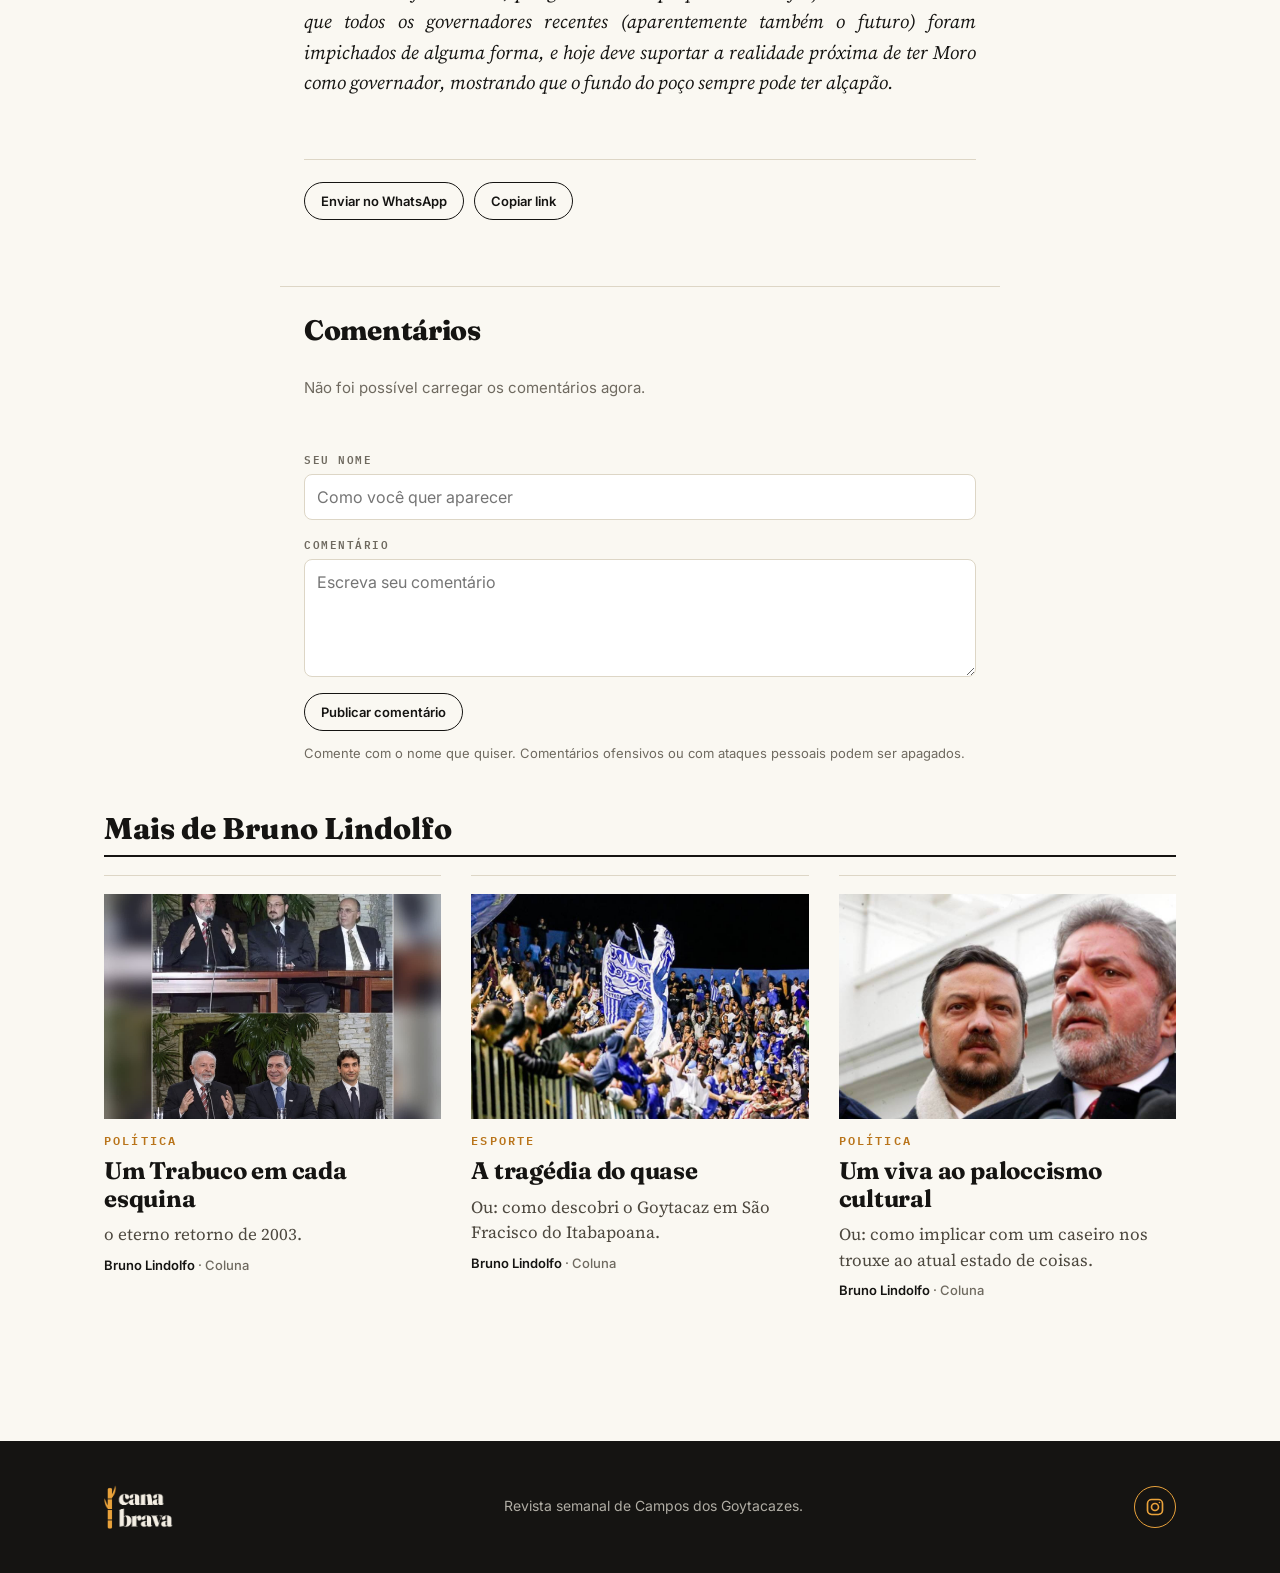
<file: artigos/voce-tem-fome-de-que/index.html>
<!DOCTYPE html>
<html lang="pt-BR">
<head>
<meta charset="utf-8">
<meta name="viewport" content="width=device-width, initial-scale=1">
<title>Você tem fome de quê? — Cana Brava</title>
<meta name="description" content="Coluna de Bruno Lindolfo critica o corte de R$ 2,5 milhões na cultura de Campos e o fechamento de teatros pela prefeitura. Leia na Cana Brava.">
<link rel="canonical" href="https://revistacanabrava.com.br/artigos/voce-tem-fome-de-que/">
<meta property="og:type" content="article">
<meta property="og:site_name" content="Cana Brava">
<meta property="og:title" content="Você tem fome de quê?">
<meta property="og:description" content="Coluna de Bruno Lindolfo critica o corte de R$ 2,5 milhões na cultura de Campos e o fechamento de teatros pela prefeitura. Leia na Cana Brava.">
<meta property="og:url" content="https://revistacanabrava.com.br/artigos/voce-tem-fome-de-que/">
<meta property="og:image" content="https://revistacanabrava.com.br/artigos/voce-tem-fome-de-que/capa-mwijztnb.jpg">
<meta name="twitter:card" content="summary_large_image">
<meta name="author" content="Bruno Lindolfo">
<meta property="article:published_time" content="2026-11-16T00:50:26.564Z">
<meta property="og:locale" content="pt_BR">
<meta name="geo.region" content="BR-RJ">
<meta name="geo.placename" content="Campos dos Goytacazes">
<script type="application/ld+json">{"@context":"https://schema.org","@type":"NewsArticle","headline":"Você tem fome de quê?","description":"Coluna de Bruno Lindolfo critica o corte de R$ 2,5 milhões na cultura de Campos e o fechamento de teatros pela prefeitura. Leia na Cana Brava.","inLanguage":"pt-BR","mainEntityOfPage":"https://revistacanabrava.com.br/artigos/voce-tem-fome-de-que/","url":"https://revistacanabrava.com.br/artigos/voce-tem-fome-de-que/","image":["https://revistacanabrava.com.br/artigos/voce-tem-fome-de-que/capa-mwijztnb.jpg"],"datePublished":"2026-11-16T00:50:26.564Z","dateModified":"2026-11-27T22:34:07.171Z","articleSection":"Política","author":[{"@type":"Person","name":"Bruno Lindolfo","url":"https://revistacanabrava.com.br/?autor=bruno-lindolfo"}],"publisher":{"@type":"NewsMediaOrganization","name":"Cana Brava","url":"https://revistacanabrava.com.br/","logo":{"@type":"ImageObject","url":"https://revistacanabrava.com.br/assets/icon-512.png"}},"contentLocation":{"@type":"Place","name":"Campos dos Goytacazes, RJ"}}</script>
<script data-goatcounter="https://revistacanabrava.goatcounter.com/count" async src="//gc.zgo.at/count.js"></script>
<link rel="icon" href="../../assets/favicon.png">
<link rel="apple-touch-icon" href="../../assets/icon-180.png">
<link rel="preconnect" href="https://fonts.googleapis.com">
<link href="https://fonts.googleapis.com/css2?family=Fraunces:ital,opsz,wght@0,9..144,400..900;1,9..144,400..900&family=Source+Serif+4:ital,opsz,wght@0,8..60,400..700;1,8..60,400..700&family=IBM+Plex+Mono:wght@500;600&family=Inter:wght@400;500;600&display=swap" rel="stylesheet">
<link rel="stylesheet" href="../../assets/style.css">
<style>
.comentarios{margin-top:56px;padding-top:28px;border-top:1px solid var(--linha,#ddd6c6)}
.comentarios .cm-tit{font:800 28px/1.1 var(--serif-tit,Georgia,serif);letter-spacing:-.01em;margin:0 0 20px}
.comentarios .cm-n{color:var(--mute,#777);font-weight:600}
.cm-lista{list-style:none;margin:0 0 32px;padding:0}
.cm-item{padding:16px 0;border-bottom:1px solid var(--linha,#ddd6c6)}
.cm-cab{display:flex;flex-wrap:wrap;align-items:baseline;gap:4px 12px;margin-bottom:6px}
.cm-cab b{font:600 15px var(--sans,system-ui,sans-serif);color:var(--tinta,#151412)}
.cm-cab time{font:500 12px var(--sans,system-ui,sans-serif);color:var(--mute,#777)}
.cm-item p{margin:0;font-size:17px;line-height:1.55;overflow-wrap:anywhere}
.cm-vazio{padding:12px 0;font:400 15px var(--sans,system-ui,sans-serif);color:var(--mute,#777)}
.cm-form{display:flex;flex-direction:column;gap:6px;font-family:var(--sans,system-ui,sans-serif)}
.cm-form label{font:600 11px var(--mono,monospace);letter-spacing:.14em;text-transform:uppercase;color:var(--mute,#777);margin-top:8px}
.cm-form input,.cm-form textarea{font:400 16px/1.5 var(--sans,system-ui,sans-serif);padding:10px 12px;border:1px solid var(--linha,#ccc);border-radius:8px;background:#fff;color:var(--tinta,#151412);width:100%;box-sizing:border-box}
.cm-form textarea{resize:vertical;min-height:110px}
.cm-form input:focus,.cm-form textarea:focus{outline:2px solid var(--cana,#e8c547);outline-offset:1px}
.cm-hp{position:absolute!important;left:-9999px!important;width:1px!important;height:1px!important;opacity:0}
.cm-acoes{display:flex;flex-wrap:wrap;align-items:center;gap:12px;margin-top:10px}
.cm-acoes .btn{width:auto}
.cm-st{font-size:14px;color:var(--mute,#777)}
.cm-st.erro{color:#b3261e}
.cm-aviso{font-size:13px;color:var(--mute,#777);margin:6px 0 0}
</style>
</head>
<body>
<header class="topo"><div class="wrap">
  <a class="marca" href="../../"><img src="../../assets/logo-light.png" alt="Cana Brava"></a>
  <nav><a href="../../">Início</a><a href="../../?editoria=politica">Política</a><a href="../../colunistas/">Colunistas</a></nav>
</div></header>
<main>
<article>
  <header class="art-cab wrap estreito">
    <a class="rotulo" href="../../?editoria=politica" style="text-decoration:none">Política</a>
    <h1>Você tem fome de quê?</h1>
    <p class="fina">Ou: sobre a greve de fome compulsória que a prefeitura impõe à cultura de Campos.</p>
    <div class="byline">
      <div class="autor-col" style="display:flex;flex-direction:column;gap:2px">
        <span class="autor"><em>por</em><a href="../../?autor=bruno-lindolfo">Bruno Lindolfo</a></span>
        
      </div>
      <span class="meta">Coluna · 16 de novembro de 2026 · 3 min de leitura</span>
    </div>
  </header>
  <figure class="art-capa wrap"><div style="display:grid;grid-template-columns:minmax(0,max-content);justify-content:center"><img src="capa-mwijztnb.jpg" alt=""><figcaption style="width:0;min-width:100%">Foto: Divulgação/Prefeitura de Campos</figcaption></div></figure>
  <div class="corpo wrap estreito">
<p>Escrever sobre a minha cidade natal tem sido, antes de tudo, um exercício de insistência contra o esquecimento, ou, quem sabe, um esforço de lembrança. É um antagonismo curioso para se chegar a um fim quase igual, mas a posição do sujeito muda tudo: lembrar é o ato de quem banca a elaboração da própria história; já "não esquecer" é fincar o pé, recusando-se a ceder àquele trabalho exaustivo do psiquismo que tenta, por defesa, apagar o passado.</p><p>E é irônico notar como essa tentativa de apagamento fracassa miseravelmente quando o próprio cenário se recusa a colaborar. O passado insiste em retornar não apenas como fantasma interno, mas como paisagem e rotina. Já estou longe de Campos há quase quatro anos. Antes disso, foram seis anos fisicamente presente, porém sobrestado por aquela formação alienante que é fazer Medicina. A sensação que me assalta a cada retorno, portanto, é a de uma estagnação paralisante, um hiato de talvez uma década. Cultural e visualmente, a cidade não muda, te obrigando a tropeçar nas mesmas memórias que você tentou arquivar. É uma experiência que evoca com exatidão o unheimlich freudiano, o infamiliar. Aquele estranhamento perturbador diante do que deveria ser o nosso lar e porto seguro, mas que agora nos parece alienígena e assombroso justamente por permanecer congelado no tempo, feito um sintoma que não cede, enquanto nós, do lado de fora, mudamos.</p><p>Campos é uma cidade que já viveu o início, o meio e agora amarga a ressaca de sua própria maldição mineral. Houve o tempo da bonança inesgotável dos royalties, uma era de excessos em que o então prefeito ficou conhecido como o "prefeito canecão". Eram dias de gastos estratosféricos com shows e espetáculos, culminando até no carnaval, em que a Marquês de Sapucaí serviu de palco para o desfile da primeira-dama da época. A cultura, ou pelo menos o que se vendia como tal, era um espetáculo de ostentação bancado por um cofre que parecia não ter fundo.</p><p>E teve um intermezzo, esse talvez o mais esquecível e talvez por isso lembrável. Entre o dinheiro demais e a falta dele é sempre possível ser pior. Política, mais precisamente a falta dela, feita com desapreço por ela, com negativa a ela e a tudo que ela representa: paixão, desejo, povo. Sim, falo daquele grupo de tecnocratas do baixo Pelinca que tomou a prefeitura de maneira culposa, sem desejo de governar, a reboque daquele caldo de cultura pavoroso do Brasil da época. Um bolsonarismo de sapatênis. Tão semelhante que acabou, que ironia, escondido lá na ALERJ.</p><p>Hoje, o cenário é de terra arrasada. O setor cultural da cidade repudia uma redução drástica de R$ 2,5 milhões no orçamento previsto para 2027. A previsão, que era de R$ 14 milhões em 2026, cairá para R$ 11,5 milhões. Os representantes da área falam em um verdadeiro cenário de "caos", marcado pelo fechamento de dois teatros, atrasos constantes nos pagamentos de artistas e na impossibilidade de realizar concursos ou editais. Como bem resumiu a presidente do Conselho Municipal de Cultura, a decadência da cultura de Campos parece mesmo estar datada.</p><p>Esse corte sangrento reflete muito mais do que uma mera readequação financeira; é o sintoma de um cortejo fúnebre da cultura pós-moderna, da lavra do mesmo desapreço contemporâneo por tudo aquilo que não se meça pela utilidade imediata, pela produtividade cega ou pela vocação de gerar riqueza material. Em tempos de pragmatismo doentio, já não interessa cultivar o ócio e a criação. O que não tem "serventia" mercadológica é descartado, esquecendo-se de que é exatamente o inútil que alimenta a alma. Sim, eu tô falando precisamente de Gosto. Essa bússola estética que nos permite desejar algo além da mera sobrevivência produtiva que almoça e janta.</p><p>Quando uma cidade que já jorrou dinheiro para o espetáculo efêmero agora fecha seus teatros e asfixia seus artistas, a pergunta que ecoa nas ruas vazias de significado é inescapável: afinal, você tem fome de quê?<span class="fim"></span></p><hr><p><em>Bruno Lindolfo é médico, pós-graduado em psiquiatria. Foi forjado num estado em que todos os governadores recentes (aparentemente também o futuro) foram impichados de alguma forma, e hoje deve suportar a realidade próxima de ter Moro como governador, mostrando que o fundo do poço sempre pode ter alçapão.</em></p>
  </div>
  <div class="wrap estreito">
    <div class="compartilhar">
      <a class="btn" id="zap" href="https://wa.me/?text=Voc%C3%AA%20tem%20fome%20de%20qu%C3%AA%3F%20https%3A%2F%2Frevistacanabrava.com.br%2Fartigos%2Fvoce-tem-fome-de-que%2F" target="_blank" rel="noopener">Enviar no WhatsApp</a>
      <button class="btn" id="copiar" type="button">Copiar link</button>
    </div>
  </div>
</article>
<section class="comentarios wrap estreito" id="comentarios" aria-labelledby="cmTit">
  <h2 class="cm-tit" id="cmTit">Comentários <span class="cm-n"></span></h2>
  <ol class="cm-lista"><li class="cm-vazio">Carregando comentários…</li></ol>
  <form class="cm-form" novalidate>
    <label for="cmNome">Seu nome</label>
    <input id="cmNome" name="nome" maxlength="60" placeholder="Como você quer aparecer" autocomplete="nickname">
    <label for="cmTexto">Comentário</label>
    <textarea id="cmTexto" name="texto" rows="4" maxlength="3000" placeholder="Escreva seu comentário"></textarea>
    <input class="cm-hp" name="site" tabindex="-1" autocomplete="off" aria-hidden="true">
    <div class="cm-acoes"><button class="btn" type="submit">Publicar comentário</button><span class="cm-st" role="status" aria-live="polite"></span></div>
    <p class="cm-aviso">Comente com o nome que quiser. Comentários ofensivos ou com ataques pessoais podem ser apagados.</p>
  </form>
</section>
<section class="wrap mais" id="mais"></section>
</main>
<footer class="rodape"><div class="wrap">
  <img src="../../assets/logo-light.png" alt="Cana Brava">
  <div>Revista semanal de Campos dos Goytacazes.</div>
  <a class="rodape-ig" href="https://www.instagram.com/revistacanabrava/" target="_blank" rel="noopener" aria-label="Instagram da Cana Brava" title="@revistacanabrava no Instagram" style="display:inline-flex;align-items:center;justify-content:center;width:42px;height:42px;border:1.5px solid currentColor;border-radius:50%;color:var(--cana);flex:none"><svg viewBox="0 0 24 24" width="20" height="20" fill="none" stroke="currentColor" stroke-width="2" stroke-linecap="round" stroke-linejoin="round" aria-hidden="true"><rect x="3" y="3" width="18" height="18" rx="5"/><circle cx="12" cy="12" r="4.2"/><circle cx="17.4" cy="6.6" r="1" fill="currentColor" stroke="none"/></svg></a>
</div></footer>
<script>
(function(){
var c=document.querySelector('.corpo');
var temTexto=function(x){return x&&x.tagName==='P'&&(x.textContent||'').trim().length>0};
var modoFim="manual";
if(!c.querySelector('.fim')&&modoFim!=='nenhum'){
var filhos=[].slice.call(c.children),alvo=null;
var hrs=filhos.filter(function(x){return x.tagName==='HR'});var ultHr=hrs[hrs.length-1];
if(ultHr){var i=filhos.indexOf(ultHr);
  var ehNota=function(x){var t=(x.textContent||'').trim().toLowerCase();return x.tagName==='UL'||x.tagName==='OL'||['fontes','notas','referências','referencias','bibliografia'].some(function(k){return t.indexOf(k)===0})};
  if(filhos.slice(i+1).some(ehNota)){var antes=filhos.slice(0,i).filter(temTexto);alvo=antes[antes.length-1]||null}}
if(!alvo){var ps=[].slice.call(c.querySelectorAll('p')).filter(function(x){return (x.textContent||'').trim().length>0});alvo=ps[ps.length-1]||null}
if(alvo){var f=document.createElement('span');f.className='fim';alvo.appendChild(f)}
}
document.getElementById('copiar').onclick=function(){var b=this;try{navigator.clipboard.writeText(location.href.split('#')[0]).then(function(){b.textContent='Link copiado'})}catch(e){}};
var esc=function(s){return String(s==null?'':s).replace(/[&<>"']/g,function(c){return{'&':'&amp;','<':'&lt;','>':'&gt;','"':'&quot;',"'":'&#39;'}[c]})};
fetch('../../data/artigos.json',{cache:'no-cache'}).then(function(r){return r.json()}).then(function(l){
  var eu="voce-tem-fome-de-que",autor="bruno-lindolfo";
  var m=l.filter(function(x){return x.autorSlug===autor&&x.slug!==eu}).slice(0,3),tit='Mais de '+"Bruno Lindolfo";
  if(!m.length){m=l.filter(function(x){return x.slug!==eu}).slice(0,3);tit='Leia também'}
  if(!m.length)return;
  document.getElementById('mais').innerHTML='<div class="secao-tit"><h2>'+esc(tit)+'</h2></div><div class="grade">'+m.map(function(x){
    return '<a class="card" href="../'+encodeURIComponent(x.slug)+'/">'+(x.capa?'<div class="img" style="background-image:url(\'../'+encodeURIComponent(x.slug)+'/'+esc(x.capa)+'\')"></div>':'')+'<span class="rotulo">'+esc(x.editoria)+'</span><h3>'+esc(x.titulo)+'</h3>'+(x.linhaFina?'<p>'+esc(x.linhaFina)+'</p>':'')+'<span class="meta"><b>'+esc(x.autor)+'</b> · '+esc(x.genero)+'</span></a>'}).join('')+'</div>';
}).catch(function(){});
})();
</script>
<script>(function cbComentarios(SB,artigo){
  var box=document.getElementById('comentarios');if(!box)return;
  var api=SB.url.replace(/\/+$/,'')+'/rest/v1/comentarios';
  var H={'apikey':SB.key};if(/^eyJ/.test(SB.key))H.Authorization='Bearer '+SB.key;
  var esc=function(s){return String(s==null?'':s).replace(/[&<>"']/g,function(c){return{'&':'&amp;','<':'&lt;','>':'&gt;','"':'&quot;',"'":'&#39;'}[c]})};
  var lista=box.querySelector('.cm-lista'),n=box.querySelector('.cm-n'),form=box.querySelector('form'),st=box.querySelector('.cm-st'),bt=form.querySelector('button');
  var nome=form.elements.nome,texto=form.elements.texto,itens=[],ultimo=0;
  try{nome.value=localStorage.getItem('cb-nome-comentario')||''}catch(e){}
  var quando=function(iso){try{var d=new Date(iso);return d.toLocaleDateString('pt-BR',{day:'numeric',month:'long',year:'numeric'})+' às '+d.toLocaleTimeString('pt-BR',{hour:'2-digit',minute:'2-digit'})}catch(e){return''}};
  var aviso=function(m,erro){st.textContent=m;st.className='cm-st'+(erro?' erro':'')};
  function desenhar(){
    n.textContent=itens.length?'('+itens.length+')':'';
    lista.innerHTML=itens.length?itens.map(function(c){return '<li class="cm-item"><div class="cm-cab"><b>'+esc(c.nome)+'</b><time datetime="'+esc(c.criado_em)+'">'+esc(quando(c.criado_em))+'</time></div><p>'+esc(c.texto).replace(/\n/g,'<br>')+'</p></li>'}).join(''):'<li class="cm-vazio">Ninguém comentou ainda. Seja a primeira pessoa.</li>';
  }
  fetch(api+'?select=id,nome,texto,criado_em&artigo=eq.'+encodeURIComponent(artigo)+'&order=criado_em.asc&limit=1000',{headers:H,cache:'no-store'})
    .then(function(r){if(!r.ok)throw 0;return r.json()}).then(function(l){itens=l||[];desenhar()})
    .catch(function(){lista.innerHTML='<li class="cm-vazio">Não foi possível carregar os comentários agora.</li>'});
  form.addEventListener('submit',function(ev){
    ev.preventDefault();
    if(form.elements.site.value)return;
    var nm=nome.value.replace(/\s+/g,' ').trim(),tx=texto.value.replace(/\r/g,'').replace(/\n{3,}/g,'\n\n').trim();
    if(!nm){aviso('Escreva um nome.',1);nome.focus();return}
    if(!tx){aviso('Escreva o comentário.',1);texto.focus();return}
    if(Date.now()-ultimo<20000){aviso('Espere alguns segundos antes de comentar de novo.',1);return}
    bt.disabled=true;aviso('Enviando…');
    var h={'Content-Type':'application/json','Prefer':'return=representation'};for(var k in H)h[k]=H[k];
    fetch(api,{method:'POST',headers:h,body:JSON.stringify({artigo:artigo,nome:nm.slice(0,60),texto:tx.slice(0,3000)})})
      .then(function(r){if(!r.ok)throw 0;return r.json()}).then(function(l){
        ultimo=Date.now();try{localStorage.setItem('cb-nome-comentario',nm)}catch(e){}
        if(l&&l[0])itens.push(l[0]);desenhar();texto.value='';aviso('Comentário publicado. Obrigado!');
        var u=lista.lastElementChild;if(u&&u.scrollIntoView)u.scrollIntoView({behavior:'smooth',block:'nearest'});
      }).catch(function(){aviso('Não consegui publicar. Tente de novo em instantes.',1)})
      .then(function(){bt.disabled=false});
  });
})({"url":"https://bvqgfbsppoqobshzqnqf.supabase.co","key":"sb_publishable_lwWDm2O-GLirIlruxP-5-Q_zzMBnOqk"},"voce-tem-fome-de-que");</script>
</body>
</html>
</file>
<file: assets/style.css>
:root{
  --tinta:#151412;--tinta-2:#26241f;--creme:#F2EEE3;--papel:#FAF8F2;--cana:#E9A23B;--cana-esc:#B9741A;
  --mute:#6f6a60;--linha:#ddd6c6;
  --serif-tit:"Fraunces",Georgia,serif;--serif:"Source Serif 4",Georgia,serif;--mono:"IBM Plex Mono",ui-monospace,monospace;--sans:"Inter",system-ui,sans-serif;
}
*{box-sizing:border-box}
html{-webkit-text-size-adjust:100%}
body{margin:0;background:var(--papel);color:var(--tinta);font-family:var(--serif);font-size:19px;line-height:1.6}
body{display:flex;flex-direction:column;min-height:100vh;min-height:100dvh}
body>main{flex:1 0 auto;width:100%}
body>.rodape{flex-shrink:0}
a{color:inherit}
img{max-width:100%;height:auto;display:block}

/* topo */
.topo{background:var(--tinta);color:var(--creme);border-bottom:6px solid var(--cana)}
.topo .wrap{display:flex;align-items:center;justify-content:space-between;gap:16px;padding-top:16px;padding-bottom:16px}
.topo .marca img{height:56px;width:auto}
.topo nav{display:flex;gap:18px;flex-wrap:wrap;justify-content:flex-end;font:600 12px/1 var(--mono);letter-spacing:.14em;text-transform:uppercase}
.topo nav a{text-decoration:none;color:rgba(242,238,227,.75)}
.topo nav a:hover,.topo nav a.on{color:var(--cana)}
.wrap{max-width:1120px;margin:0 auto;padding-left:24px;padding-right:24px}
.estreito{max-width:720px}

/* rótulos */
.rotulo{font:600 12px/1.2 var(--mono);letter-spacing:.18em;text-transform:uppercase;color:var(--cana-esc)}
.rotulo a{text-decoration:none}
.meta{font:500 13px/1.5 var(--sans);color:var(--mute)}
.meta b{color:var(--tinta);font-weight:600}

/* capa */
.secao-tit{display:flex;align-items:baseline;gap:14px;margin:48px 0 18px;padding-bottom:10px;border-bottom:2px solid var(--tinta)}
.secao-tit h2{font:800 30px/1.1 var(--serif-tit);margin:0}
.secao-tit .rotulo{color:var(--mute)}
.destaque{display:grid;grid-template-columns:1.2fr 1fr;gap:40px;margin-top:44px;align-items:center;text-decoration:none}
.destaque .img{aspect-ratio:4/3;background:var(--tinta) center/cover no-repeat;border-radius:2px}
.destaque.sem-img{grid-template-columns:1fr}
.destaque h1{font:800 clamp(34px,5vw,58px)/1.02 var(--serif-tit);letter-spacing:-.02em;margin:14px 0 14px}
.destaque p{font-size:21px;color:#45413a;margin:0 0 16px}
.destaque:hover h1{color:var(--cana-esc)}
.grade{display:grid;grid-template-columns:repeat(3,1fr);gap:34px 30px}
.card{text-decoration:none;display:flex;flex-direction:column;gap:8px;border-top:1px solid var(--linha);padding-top:18px}
.card .img{aspect-ratio:3/2;background:var(--tinta) center/cover no-repeat;margin-bottom:6px}
.card h3{font:700 24px/1.15 var(--serif-tit);margin:2px 0;letter-spacing:-.01em}
.card p{font-size:17px;line-height:1.5;color:#4d483f;margin:0}
.card:hover h3{color:var(--cana-esc)}
.vazio{padding:80px 0;text-align:center;color:var(--mute);font-style:italic}
.filtro-tit{margin:44px 0 6px}
.filtro-tit h1{font:800 clamp(34px,5vw,52px)/1.05 var(--serif-tit);margin:8px 0 0}
.filtro-tit a.voltar{font:600 12px var(--mono);letter-spacing:.14em;text-transform:uppercase;text-decoration:none;color:var(--mute)}

/* artigo */
.art-cab{padding-top:56px;padding-bottom:8px}
.art-cab h1{font:800 clamp(36px,6vw,64px)/1.03 var(--serif-tit);letter-spacing:-.025em;margin:16px 0 18px}
.art-cab .fina{font-size:23px;line-height:1.45;color:#45413a;margin:0 0 26px}
.byline{display:flex;flex-wrap:wrap;align-items:baseline;gap:6px 14px;padding:16px 0;border-top:1px solid var(--linha);border-bottom:1px solid var(--linha)}
.byline .autor{font:700 18px var(--serif-tit)}
.byline .autor a{text-decoration:none}
.byline .autor em{font-weight:400;color:var(--mute);margin-right:4px}
.art-capa{margin:34px auto 0;max-width:1000px}
.art-capa figcaption,.corpo figcaption{font:400 13px/1.5 var(--sans);color:var(--mute);margin-top:8px}
.corpo{padding-top:34px;padding-bottom:20px}
.corpo>*{margin:0 0 1.15em}
.corpo p,.corpo li{text-align:justify;hyphens:auto;-webkit-hyphens:auto}
.corpo p:first-of-type::first-letter{font:800 4.1em/0.82 var(--serif-tit);float:left;margin:.06em .1em 0 0;color:var(--cana-esc)}
.corpo h2{font:800 30px/1.15 var(--serif-tit);margin:1.7em 0 .6em;letter-spacing:-.01em}
.corpo h3{font:700 23px/1.2 var(--serif-tit);margin:1.5em 0 .5em}
.corpo blockquote{margin:1.6em 0;padding:4px 0 4px 24px;border-left:5px solid var(--cana);font:italic 500 25px/1.4 var(--serif-tit);color:var(--tinta-2)}
.corpo blockquote p{margin:0}
.corpo a{color:var(--cana-esc);text-decoration-thickness:1px;text-underline-offset:3px}
.corpo ul,.corpo ol{padding-left:1.3em}
.corpo li{margin-bottom:.4em}
.corpo figure{margin:2em 0}
.corpo hr{border:0;text-align:center;margin:2.2em 0}
.corpo hr::after{content:"• • •";color:var(--cana-esc);letter-spacing:.6em}
.fim{display:inline-block;width:14px;height:14px;background:var(--cana);margin-left:6px;vertical-align:baseline}
.compartilhar{display:flex;gap:10px;flex-wrap:wrap;padding:22px 0 10px;border-top:1px solid var(--linha);margin-top:20px}
.btn{display:inline-flex;align-items:center;gap:8px;font:600 13px var(--sans);padding:10px 16px;border-radius:999px;border:1px solid var(--tinta);background:none;color:var(--tinta);text-decoration:none;cursor:pointer}
.btn:hover{background:var(--tinta);color:var(--creme)}
.mais{margin-bottom:60px}

/* rodapé */
.rodape{background:var(--tinta);color:rgba(242,238,227,.7);margin-top:80px;padding:44px 0;font:400 14px/1.6 var(--sans)}
.rodape .wrap{display:flex;justify-content:space-between;gap:20px;flex-wrap:wrap;align-items:center}
.rodape img{height:44px;width:auto}
.rodape a{color:var(--cana)}

@media(max-width:860px){
  .destaque{grid-template-columns:1fr;gap:20px;margin-top:28px}
  .grade{grid-template-columns:1fr 1fr}
}
@media(max-width:560px){
  body{font-size:18px}
  .topo .wrap{flex-direction:column;align-items:flex-start;gap:12px}
  .topo .marca img{height:46px}
  .topo nav{justify-content:flex-start;gap:14px}
  .grade{grid-template-columns:1fr}
  .art-cab{padding-top:34px}
  .art-cab .fina{font-size:20px}
  .corpo blockquote{font-size:21px}
}
</file>
